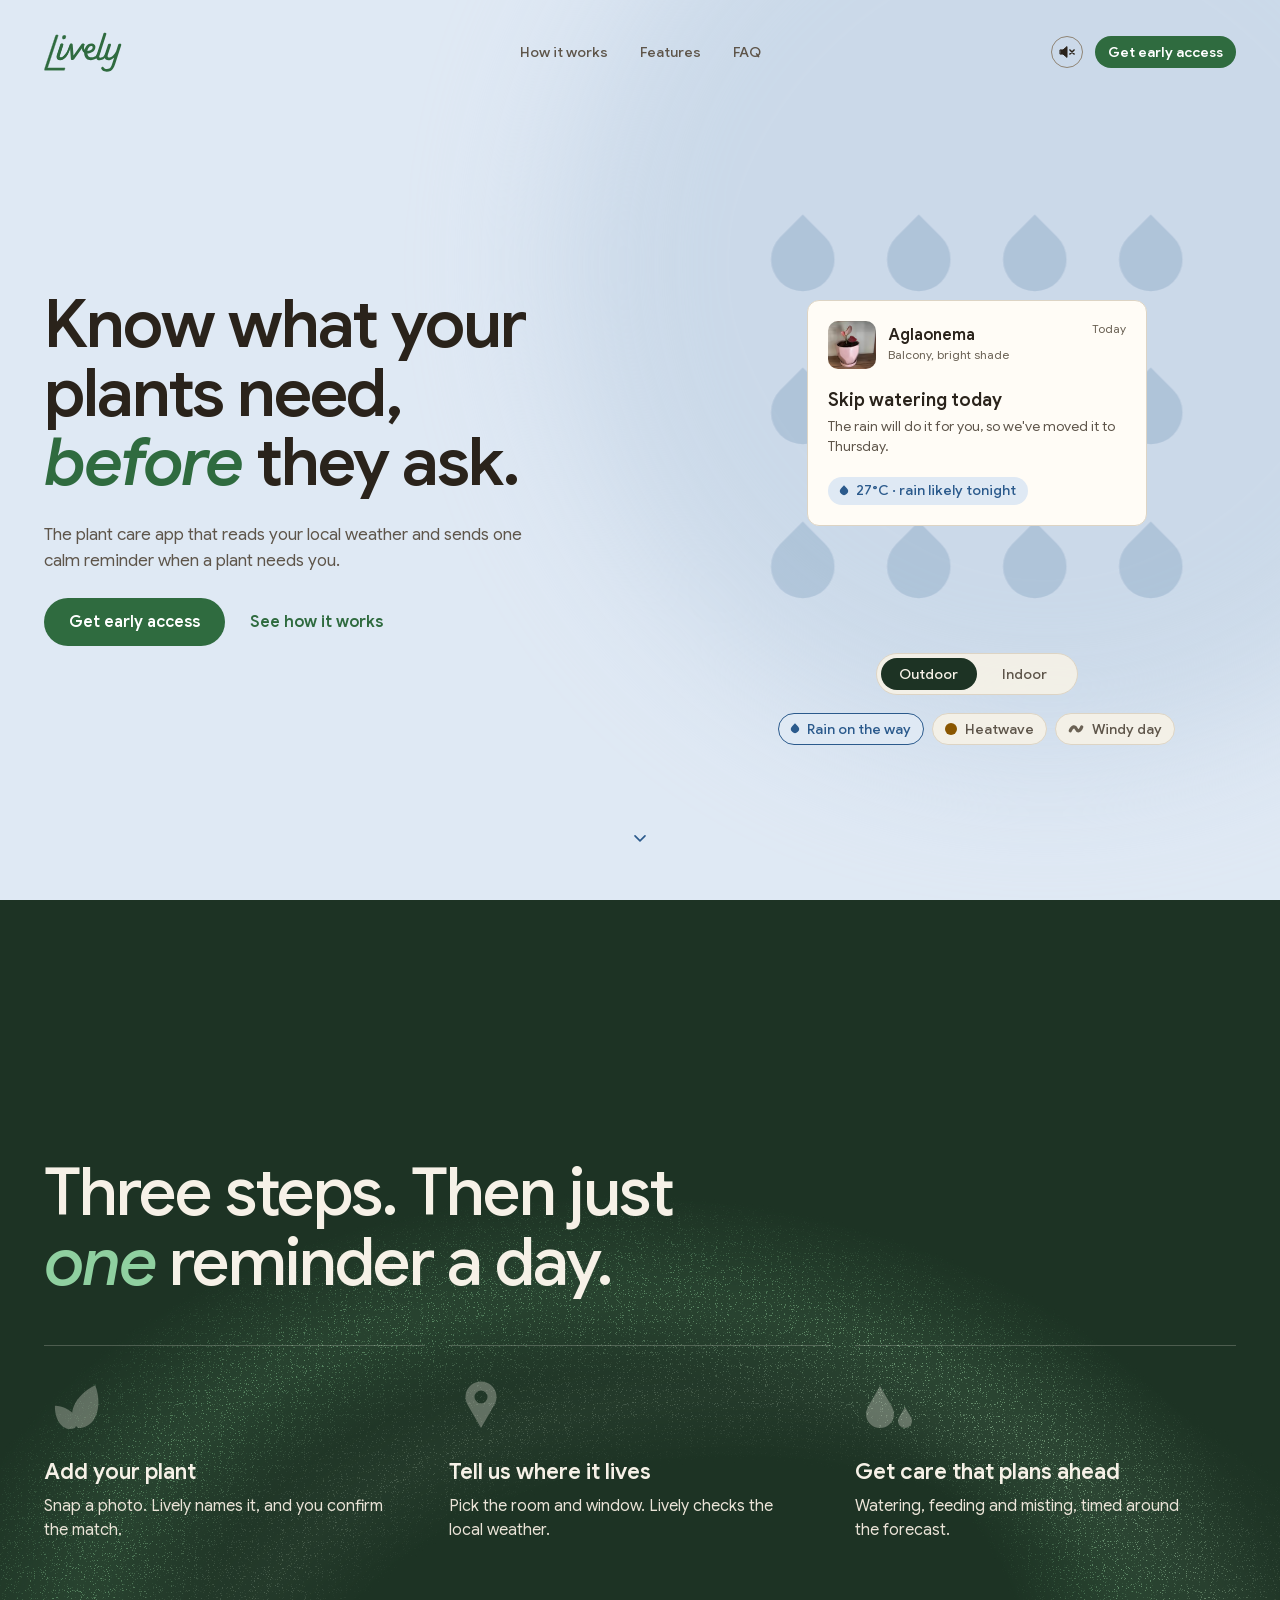
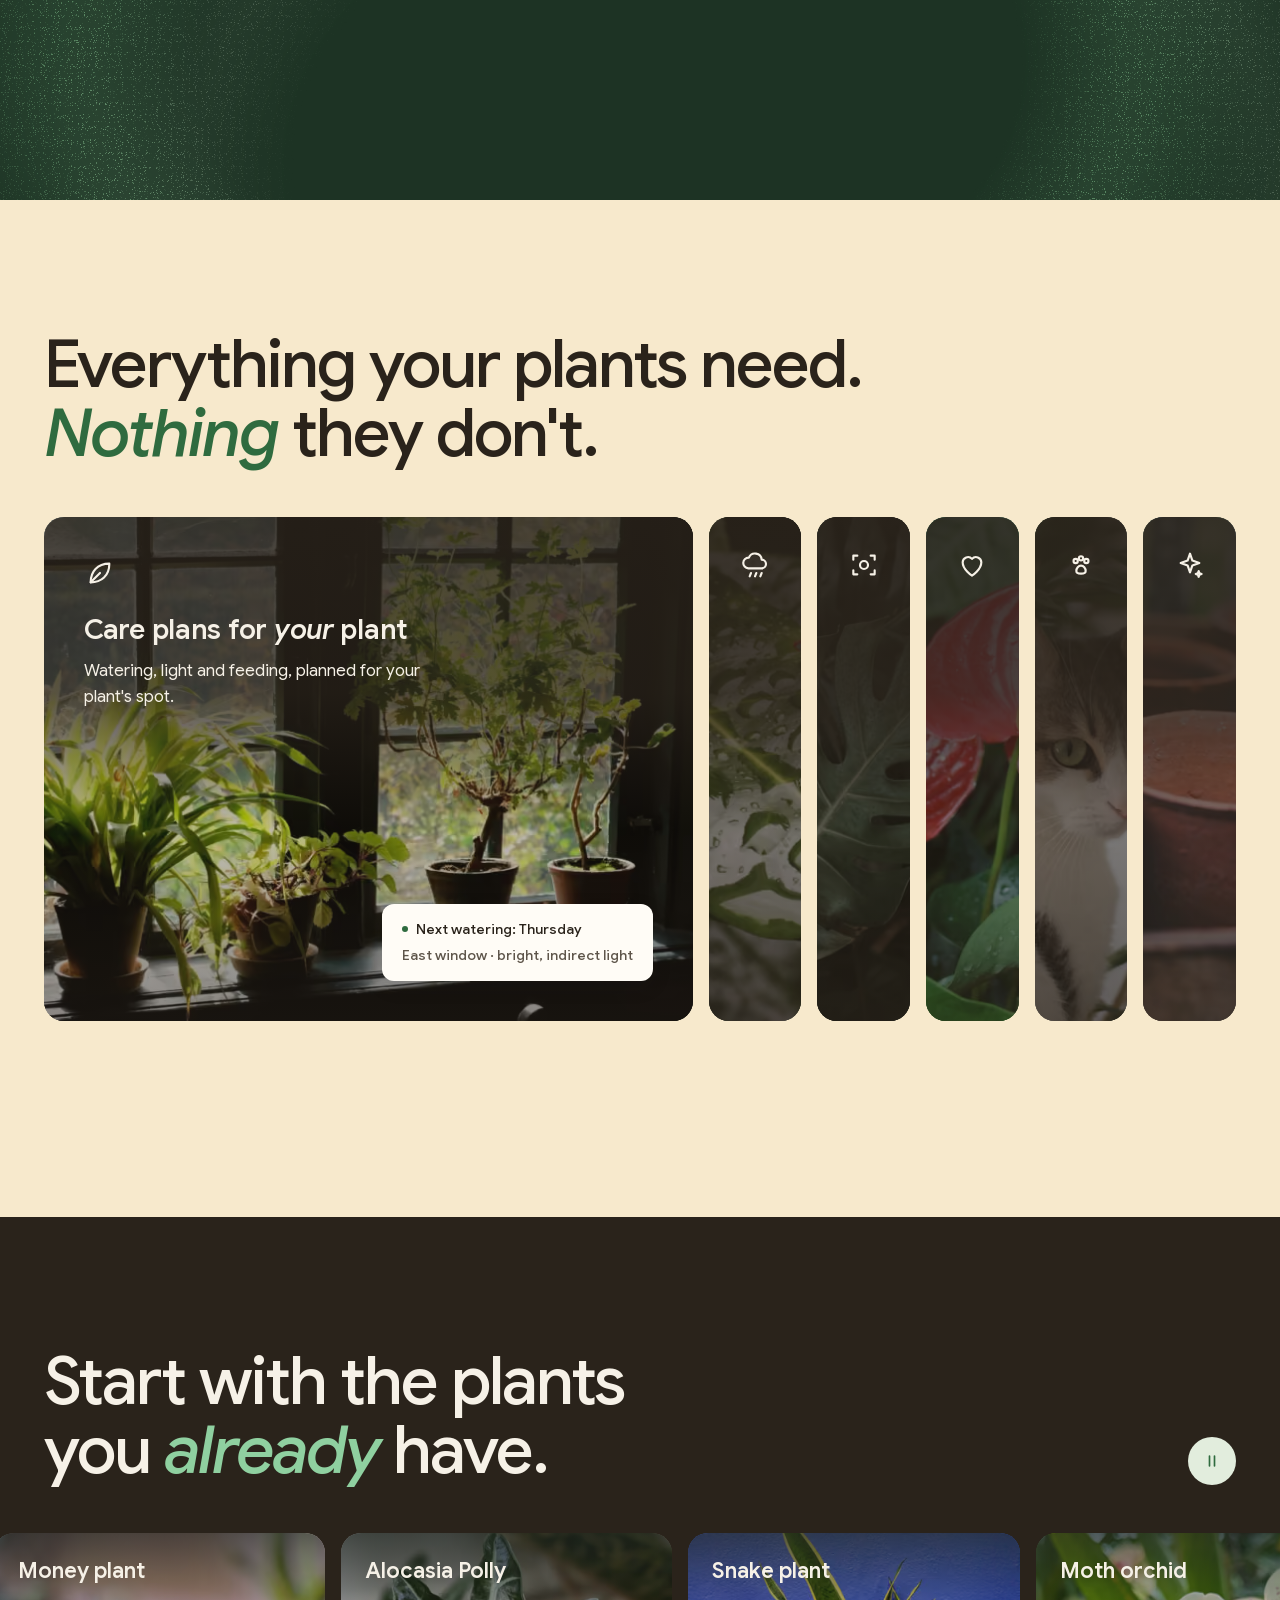
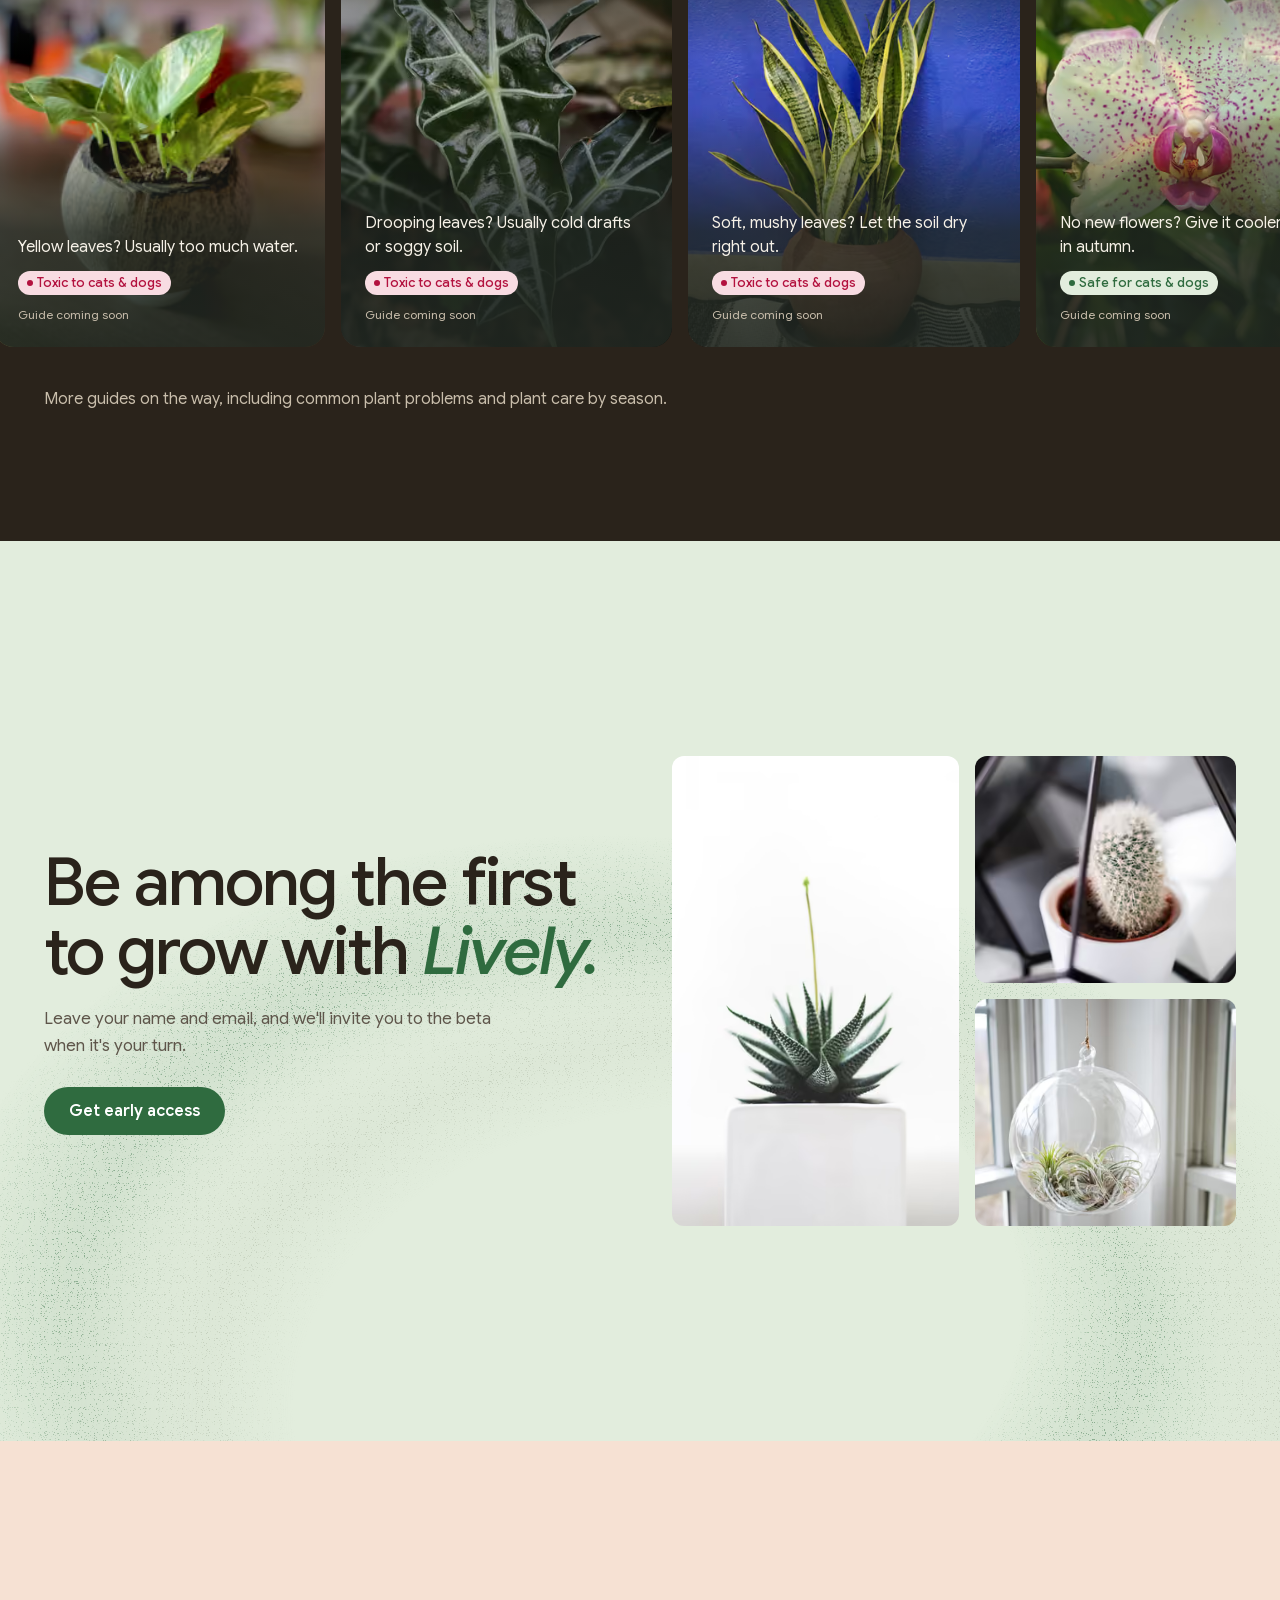
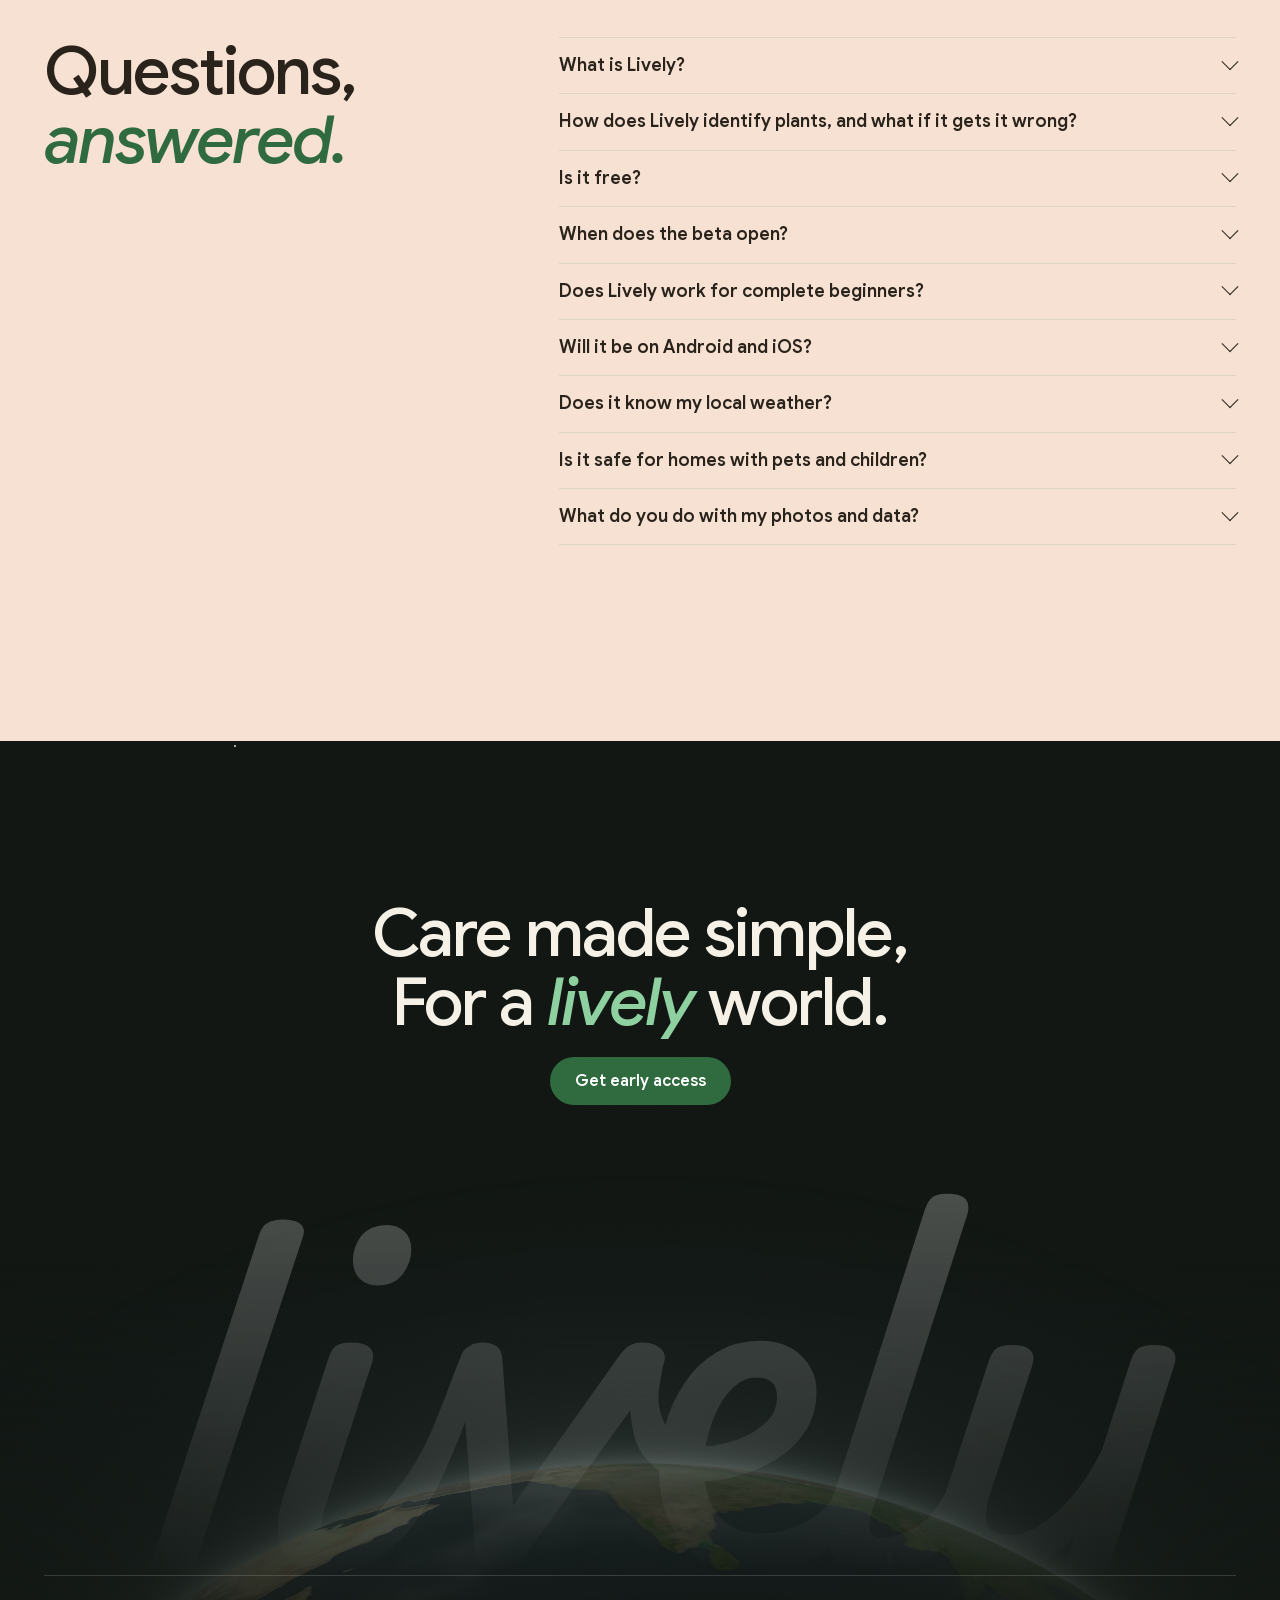
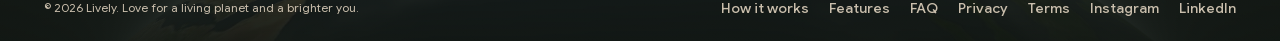
<file: index.html>
<!DOCTYPE html><html lang="en" data-theme="light"><head><meta charset="utf-8"><meta name="viewport" content="width=device-width, initial-scale=1, viewport-fit=cover"><title>Plant Care App with Weather-Aware Reminders | Lively</title><meta name="description" content="Identify plants from a photo and get a care plan for your home, season and local weather, with one calm reminder a day. Get early access to Lively."><link rel="canonical" href="https://livelyworld.life/"><meta name="color-scheme" content="light"><meta name="theme-color" content="#F6F1E7"><meta property="og:type" content="website"><meta property="og:site_name" content="Lively"><meta property="og:locale" content="en_GB"><meta property="og:title" content="Plant Care App with Weather-Aware Reminders | Lively"><meta property="og:description" content="Identify plants from a photo and get a care plan for your home, season and local weather, with one calm reminder a day. Get early access to Lively."><meta property="og:url" content="https://livelyworld.life/"><meta property="og:image" content="https://livelyworld.life/og-image.jpg"><meta property="og:image:width" content="1200"><meta property="og:image:height" content="630"><meta property="og:image:alt" content="The Lively logo in white over dark green monstera leaves"><meta name="twitter:card" content="summary_large_image"><meta name="twitter:title" content="Plant Care App with Weather-Aware Reminders | Lively"><meta name="twitter:description" content="Identify plants from a photo and get a care plan for your home, season and local weather, with one calm reminder a day. Get early access to Lively."><meta name="twitter:image" content="https://livelyworld.life/og-image.jpg"><!-- Tab icon (14 Nov 2026): the "Lively Final logo" wordmark as an SVG that is black in a light browser and white
         in a dark one (its own prefers-color-scheme rule). favicon.ico (the logo on monstera leaves) is the fallback for
         browsers without SVG tab icons, mainly Safari; the home-screen icons use the monstera version too. --><link rel="icon" href="/favicon.ico" sizes="32x32"><link rel="icon" href="/favicon.svg" type="image/svg+xml"><link rel="apple-touch-icon" sizes="180x180" href="/apple-touch-icon.png"><link rel="manifest" href="/site.webmanifest"><!-- Google Sans is self-hosted (src/styles/fonts.css). The roman Latin file is fetched straight away, since the
         headline (the largest thing on screen) needs it; italic and Latin Extended load only if a page uses them. --><link rel="preload" href="/fonts/google-sans-v76-latin.woff2" as="font" type="font/woff2" crossorigin><!-- Scroll reveal (see .rise in page.css). Inline, so blocks are only hidden when this script can show them. --><script>
      if ('IntersectionObserver' in window) {
        document.documentElement.classList.add('reveal');
        addEventListener('DOMContentLoaded', () => {
          const io = new IntersectionObserver((entries) => {
            entries.forEach((e) => {
              if (e.isIntersecting) { e.target.classList.add('is-in'); io.unobserve(e.target); }
            });
          }, { rootMargin: '0px 0px -8% 0px', threshold: 0.12 });
          document.querySelectorAll('.rise, .rise-group').forEach((el) => {
            if (el.classList.contains('rise-group')) [...el.children].forEach((c, i) => c.style.setProperty('--i', i));
            io.observe(el);
          });
        });
      }
    </script><script type="application/ld+json">{"@context":"https://schema.org","@type":"Organization","name":"Lively","url":"https://livelyworld.life/","logo":"https://livelyworld.life/icon-512.png","sameAs":["https://www.instagram.com/livelyworld.life/","https://www.linkedin.com/company/livelyworld/"]}</script><script type="application/ld+json">{"@context":"https://schema.org","@type":"WebSite","name":"Lively","url":"https://livelyworld.life/"}</script><script type="application/ld+json">{"@context":"https://schema.org","@type":"FAQPage","mainEntity":[{"@type":"Question","name":"What is Lively?","acceptedAnswer":{"@type":"Answer","text":"Lively is a plant care app for everyday homes. Take a photo of a plant and Lively identifies it, builds a care plan for your climate, season and the spot where it lives, and checks your local weather every day. Then it sends one calm reminder a day, only when something actually needs doing."}},{"@type":"Question","name":"How does Lively identify plants, and what if it gets it wrong?","acceptedAnswer":{"@type":"Answer","text":"Snap or upload a photo and Lively suggests the most likely match, with close look-alikes beside it in an “Is this your plant?” step. You confirm the right one before any advice is given, so a Tulsi is never treated as basil. If none of them fit, you can type the name yourself."}},{"@type":"Question","name":"Is it free?","acceptedAnswer":{"@type":"Answer","text":"Yes, Lively is free during the beta. We may add optional paid plans later, and we'll tell you clearly before anything changes. Getting early access costs nothing and doesn't commit you to anything."}},{"@type":"Question","name":"When does the beta open?","acceptedAnswer":{"@type":"Answer","text":"We're inviting people by email, a few at a time, so everyone gets a smooth start. When it's your turn, you'll get one email with your invite and a link to begin. Until then, we won't fill your inbox."}},{"@type":"Question","name":"Does Lively work for complete beginners?","acceptedAnswer":{"@type":"Answer","text":"That's exactly who we built it for. Lively tells you one thing at a time, in plain words: what to do today and why. It never makes you feel bad when a plant struggles, and on days when there's nothing to do, it says so."}},{"@type":"Question","name":"Will it be on Android and iOS?","acceptedAnswer":{"@type":"Answer","text":"We're starting with a web version that works in the browser on any phone or computer. An Android app comes next, then iPhone. Everyone on the early-access list hears about each one first, by email."}},{"@type":"Question","name":"Does it know my local weather?","acceptedAnswer":{"@type":"Answer","text":"Yes. Lively checks the forecast for where your plants live every day. It skips watering when rain is due, moves it earlier on very hot days, and reminds you to mist when the air is dry, for example in air-conditioned rooms."}},{"@type":"Question","name":"Is it safe for homes with pets and children?","acceptedAnswer":{"@type":"Answer","text":"Every care plan says whether a plant is safe around cats, dogs and children, and edible plants get food-safe remedies first. Lively's notes are a helpful guide, not a vet's or doctor's advice, so if someone has eaten part of a plant, call your vet or doctor straight away."}},{"@type":"Question","name":"What do you do with my photos and data?","acceptedAnswer":{"@type":"Answer","text":"We use your photos and details only to run Lively and improve its advice. We never sell them. Your data is encrypted in transit and at rest, and you can ask us to delete it at any time. Our privacy policy explains exactly how."}}]}</script><style>@font-face{font-family:Google Sans;font-style:normal;font-weight:400 700;font-display:swap;src:url(/fonts/google-sans-v76-latin.woff2)format("woff2");unicode-range:U+??,U+131,U+152-153,U+2BB-2BC,U+2C6,U+2DA,U+2DC,U+304,U+308,U+329,U+2000-206F,U+20AC,U+2122,U+2191,U+2193,U+2212,U+2215,U+FEFF,U+FFFD}@font-face{font-family:Google Sans;font-style:normal;font-weight:400 700;font-display:swap;src:url(/fonts/google-sans-v76-latin-ext.woff2)format("woff2");unicode-range:U+100-2BA,U+2BD-2C5,U+2C7-2CC,U+2CE-2D7,U+2DD-2FF,U+304,U+308,U+329,U+1D00-1DBF,U+1E00-1E9F,U+1EF2-1EFF,U+2020,U+20A0-20AB,U+20AD-20C4,U+2113,U+2C60-2C7F,U+A720-A7FF}@font-face{font-family:Google Sans;font-style:italic;font-weight:400 700;font-display:swap;src:url(/fonts/google-sans-v76-italic-latin.woff2)format("woff2");unicode-range:U+??,U+131,U+152-153,U+2BB-2BC,U+2C6,U+2DA,U+2DC,U+304,U+308,U+329,U+2000-206F,U+20AC,U+2122,U+2191,U+2193,U+2212,U+2215,U+FEFF,U+FFFD}@font-face{font-family:Google Sans;font-style:italic;font-weight:400 700;font-display:swap;src:url(/fonts/google-sans-v76-italic-latin-ext.woff2)format("woff2");unicode-range:U+100-2BA,U+2BD-2C5,U+2C7-2CC,U+2CE-2D7,U+2DD-2FF,U+304,U+308,U+329,U+1D00-1DBF,U+1E00-1E9F,U+1EF2-1EFF,U+2020,U+20A0-20AB,U+20AD-20C4,U+2113,U+2C60-2C7F,U+A720-A7FF}:root{color-scheme:light;--white:#fff;--black:#000;--linen-50:#fffcf6;--linen-100:#f6f1e7;--linen-200:#ede5d6;--linen-300:#ddd4c4;--linen-400:#c9beac;--linen-500:#b7b0a2;--linen-600:#ada697;--linen-700:#9c9587;--soil-300:#9a7a5e;--soil-400:#8f8474;--soil-500:#6b6255;--soil-600:#5e554a;--soil-700:#4a3626;--soil-900:#2a231b;--night-400:#707b71;--night-500:#646f65;--night-700:#343d35;--night-800:#29312a;--night-850:#202721;--night-880:#1e241f;--night-900:#181e19;--night-940:#161b17;--night-950:#111612;--night-990:#0d110e;--green-50:#e2eddd;--green-100:#d9e7d5;--green-150:#cfe0cb;--green-200:#bfe6c8;--green-250:#a7dcb4;--green-300:#8fd0a0;--green-600:#2f6b3f;--green-700:#265934;--green-800:#1e4a2a;--green-850:#2a4331;--green-875:#233a2a;--green-900:#1d3324;--green-950:#15251a;--green-975:#0f1d13;--terracotta-50:#f6e1d3;--terracotta-300:#f29a72;--terracotta-400:#ee8a5e;--terracotta-500:#d2693c;--terracotta-700:#a4471f;--terracotta-900:#3a2a20;--terracotta-950:#2b1f17;--mud-50:#ebddcb;--mud-200:#d6b793;--mud-300:#cdaa84;--mud-500:#b08a66;--mud-700:#77583a;--mud-900:#30291f;--mud-950:#241f17;--amber-50:#f7e9cc;--amber-300:#f2c26b;--amber-700:#8a5600;--amber-900:#33280f;--amber-950:#261e0b;--red-50:#f8dce2;--red-300:#ff8fa6;--red-700:#b3123f;--red-900:#3a1a22;--red-950:#2a1218;--blue-50:#dfe9f4;--blue-300:#8dbde8;--blue-700:#2b5a8c;--blue-900:#172839;--blue-950:#111d2a;--plum-300:#c58bbe;--plum-600:#8e4f86;--sage-400:#a6bba4;--black-a45:#00000073;--black-a70:#000000b3;--black-a82:#000000d1;--linen-a16:#f6f1e729;--linen-a35:#f6f1e759;--color-bg-canvas:var(--linen-100);--color-bg-surface:var(--linen-50);--color-bg-raised:var(--white);--color-bg-subtle:var(--linen-200);--color-bg-inverse:var(--green-900);--color-bg-inverse-soil:var(--soil-900);--color-bg-inverse-earth:var(--mud-900);--color-bg-inverse-night:var(--night-850);--color-bg-inverse-deep:var(--night-950);--color-bg-glass-inverse:var(--black-a70);--color-bg-scrim:var(--black-a82);--color-overlay-image:var(--black-a45);--color-overlay-photo:var(--soil-900);--color-bg-translucent:#f6f1e7eb;--color-bg-accent-subtle:var(--green-50);--color-bg-signal-subtle:var(--terracotta-50);--color-bg-earth-subtle:var(--mud-50);--color-bg-success-subtle:var(--green-50);--color-bg-warning-subtle:var(--amber-50);--color-bg-danger-subtle:var(--red-50);--color-bg-info-subtle:var(--blue-50);--color-bg-neutral-strong:var(--soil-600);--color-bg-success-strong:var(--green-600);--color-bg-warning-strong:var(--amber-700);--color-bg-danger-strong:var(--red-700);--color-bg-info-strong:var(--blue-700);--color-text-primary:var(--soil-900);--color-text-secondary:var(--soil-600);--color-text-tertiary:var(--soil-500);--color-text-inverse:var(--linen-100);--color-text-inverse-secondary:var(--linen-400);--color-text-accent-inverse:var(--green-300);--color-text-earth-inverse:var(--mud-200);--color-text-danger-inverse:var(--red-300);--color-text-accent:var(--green-600);--color-text-link:var(--color-text-accent);--color-text-on-accent:var(--white);--color-text-on-strong:var(--white);--color-text-signal:var(--terracotta-700);--color-text-earth:var(--mud-700);--color-text-success:var(--green-600);--color-text-warning:var(--amber-700);--color-text-danger:var(--red-700);--color-text-info:var(--blue-700);--color-border-subtle:var(--linen-300);--color-border-default:var(--soil-400);--color-border-focus:var(--green-600);--color-border-focus-inverse:var(--green-300);--color-border-inverse-subtle:var(--linen-a16);--color-border-inverse-default:var(--linen-a35);--color-border-success:var(--green-600);--color-border-danger:var(--red-700);--color-accent:var(--green-600);--color-signal:var(--terracotta-500);--color-earth:var(--mud-500);--color-soil:var(--soil-700);--color-decor-sage:var(--sage-400);--color-logo-glass:var(--white);--color-action-primary:var(--green-600);--color-action-primary-hover:var(--green-700);--color-action-primary-active:var(--green-800);--color-action-secondary:var(--green-50);--color-action-secondary-hover:var(--green-100);--color-action-secondary-active:var(--green-150);--color-icon-success:var(--green-600);--color-icon-warning:var(--amber-700);--color-icon-danger:var(--red-700);--color-icon-info:var(--blue-700);--color-device-frame:var(--soil-900);--color-chart-1:var(--green-600);--color-chart-2:var(--terracotta-500);--color-chart-3:var(--blue-700);--color-chart-4:var(--amber-700);--color-chart-5:var(--soil-500);--color-chart-6:var(--plum-600);--shadow-sm:0 1px 2px #1c1f260f;--shadow-md:0 6px 20px #1c1f261a;--shadow-lg:0 24px 60px #1c1f262e;--shadow-glow-accent:0 0 4px #8fd0a0, 0 0 12px #8fd0a0b3, 0 0 24px #2f6b3f59;--space-0:0px;--space-0-5:2px;--space-1:4px;--space-2:8px;--space-3:12px;--space-4:16px;--space-5:20px;--space-6:24px;--space-7:28px;--space-8:32px;--space-10:40px;--space-12:48px;--space-16:64px;--space-24:96px;--space-32:128px;--space-40:160px;--radius-none:0px;--radius-2xs:2px;--radius-xs:4px;--radius-sm:8px;--radius-md:10px;--radius-lg:12px;--radius-xl:20px;--radius-2xl:36px;--radius-full:9999px;--size-touch-target:44px;--size-control-lg:48px;--size-control-md:40px;--size-control-sm:32px;--size-icon-sm:16px;--size-icon-md:20px;--size-icon-lg:24px;--size-avatar-sm:32px;--size-avatar-md:44px;--layout-content-max:1240px;--layout-text-max-width:64ch;--layout-gutter-mobile:16px;--layout-gutter-tablet:24px;--layout-gutter-desktop:32px;--layout-header-height:64px;--layout-sidebar-width:248px;--breakpoint-sm:640px;--breakpoint-md:768px;--breakpoint-lg:1024px;--breakpoint-xl:1280px;--breakpoint-2xl:1440px;--z-base:0;--z-sticky:100;--z-dropdown:200;--z-banner:300;--z-modal:400;--z-toast:500;--duration-fast:.15s;--duration-normal:.25s;--duration-slow:.5s;--easing-standard:cubic-bezier(.2, .7, .2, 1);--easing-emphasized:cubic-bezier(.3, 0, 0, 1);--fluid-text-display-xl:clamp(2.75rem, 1.5rem + 5.556vw, 6.5rem);--fluid-text-display-lg:clamp(2.25rem, 1.5rem + 3.333vw, 4.5rem);--fluid-text-display-md:clamp(1.875rem, 1.5rem + 1.667vw, 3rem);--fluid-text-lead:clamp(1.125rem, 1.0625rem + .278vw, 1.3125rem);--fluid-space-section:clamp(4.5rem, 3.083rem + 6.296vw, 8.75rem);--fluid-space-reveal:10px;--font-sans:"Google Sans", system-ui, -apple-system, "Segoe UI", Roboto, sans-serif}@media (prefers-color-scheme:dark){:root:not([data-theme=light]){color-scheme:dark;--color-bg-canvas:var(--night-950);--color-bg-surface:var(--night-900);--color-bg-raised:var(--night-850);--color-bg-subtle:var(--night-800);--color-bg-inverse:var(--green-950);--color-bg-inverse-soil:var(--mud-950);--color-bg-inverse-earth:var(--mud-950);--color-bg-inverse-night:var(--night-900);--color-bg-inverse-deep:var(--night-990);--color-bg-glass-inverse:var(--black-a70);--color-bg-scrim:var(--black-a82);--color-overlay-image:var(--black-a45);--color-overlay-photo:var(--night-950);--color-bg-translucent:#111612e6;--color-bg-accent-subtle:var(--green-900);--color-bg-signal-subtle:var(--terracotta-900);--color-bg-earth-subtle:var(--mud-900);--color-bg-success-subtle:var(--green-900);--color-bg-warning-subtle:var(--amber-900);--color-bg-danger-subtle:var(--red-900);--color-bg-info-subtle:var(--blue-900);--color-bg-neutral-strong:var(--linen-500);--color-bg-success-strong:var(--green-300);--color-bg-warning-strong:var(--amber-300);--color-bg-danger-strong:var(--red-300);--color-bg-info-strong:var(--blue-300);--color-text-primary:var(--linen-200);--color-text-secondary:var(--linen-500);--color-text-tertiary:var(--linen-700);--color-text-inverse:var(--linen-200);--color-text-inverse-secondary:var(--linen-500);--color-text-accent-inverse:var(--green-300);--color-text-earth-inverse:var(--mud-200);--color-text-danger-inverse:var(--red-300);--color-text-accent:var(--green-300);--color-text-link:var(--color-text-accent);--color-text-on-accent:var(--green-975);--color-text-on-strong:var(--night-950);--color-text-signal:var(--terracotta-300);--color-text-earth:var(--mud-200);--color-text-success:var(--green-300);--color-text-warning:var(--amber-300);--color-text-danger:var(--red-300);--color-text-info:var(--blue-300);--color-border-subtle:var(--night-700);--color-border-default:var(--night-400);--color-border-focus:var(--green-300);--color-border-focus-inverse:var(--green-300);--color-border-inverse-subtle:var(--linen-a16);--color-border-inverse-default:var(--linen-a35);--color-border-success:var(--green-300);--color-border-danger:var(--red-300);--color-accent:var(--green-300);--color-signal:var(--terracotta-400);--color-earth:var(--mud-300);--color-soil:var(--soil-300);--color-decor-sage:var(--sage-400);--color-logo-glass:var(--white);--color-action-primary:var(--green-300);--color-action-primary-hover:var(--green-250);--color-action-primary-active:var(--green-200);--color-action-secondary:var(--green-900);--color-action-secondary-hover:var(--green-875);--color-action-secondary-active:var(--green-850);--color-icon-success:var(--green-300);--color-icon-warning:var(--amber-300);--color-icon-danger:var(--red-300);--color-icon-info:var(--blue-300);--color-device-frame:var(--night-700);--color-chart-1:var(--green-300);--color-chart-2:var(--terracotta-400);--color-chart-3:var(--blue-300);--color-chart-4:var(--amber-300);--color-chart-5:var(--linen-500);--color-chart-6:var(--plum-300);--shadow-sm:0 1px 2px #0006;--shadow-md:0 6px 20px #0006;--shadow-lg:0 24px 60px #00000080;--shadow-glow-accent:0 0 4px #8fd0a0, 0 0 12px #8fd0a0b3, 0 0 24px #2f6b3f59}}:root[data-theme=dark]{color-scheme:dark;--color-bg-canvas:var(--night-950);--color-bg-surface:var(--night-900);--color-bg-raised:var(--night-850);--color-bg-subtle:var(--night-800);--color-bg-inverse:var(--green-950);--color-bg-inverse-soil:var(--mud-950);--color-bg-inverse-earth:var(--mud-950);--color-bg-inverse-night:var(--night-900);--color-bg-inverse-deep:var(--night-990);--color-bg-glass-inverse:var(--black-a70);--color-bg-scrim:var(--black-a82);--color-overlay-image:var(--black-a45);--color-overlay-photo:var(--night-950);--color-bg-translucent:#111612e6;--color-bg-accent-subtle:var(--green-900);--color-bg-signal-subtle:var(--terracotta-900);--color-bg-earth-subtle:var(--mud-900);--color-bg-success-subtle:var(--green-900);--color-bg-warning-subtle:var(--amber-900);--color-bg-danger-subtle:var(--red-900);--color-bg-info-subtle:var(--blue-900);--color-bg-neutral-strong:var(--linen-500);--color-bg-success-strong:var(--green-300);--color-bg-warning-strong:var(--amber-300);--color-bg-danger-strong:var(--red-300);--color-bg-info-strong:var(--blue-300);--color-text-primary:var(--linen-200);--color-text-secondary:var(--linen-500);--color-text-tertiary:var(--linen-700);--color-text-inverse:var(--linen-200);--color-text-inverse-secondary:var(--linen-500);--color-text-accent-inverse:var(--green-300);--color-text-earth-inverse:var(--mud-200);--color-text-danger-inverse:var(--red-300);--color-text-accent:var(--green-300);--color-text-link:var(--color-text-accent);--color-text-on-accent:var(--green-975);--color-text-on-strong:var(--night-950);--color-text-signal:var(--terracotta-300);--color-text-earth:var(--mud-200);--color-text-success:var(--green-300);--color-text-warning:var(--amber-300);--color-text-danger:var(--red-300);--color-text-info:var(--blue-300);--color-border-subtle:var(--night-700);--color-border-default:var(--night-400);--color-border-focus:var(--green-300);--color-border-focus-inverse:var(--green-300);--color-border-inverse-subtle:var(--linen-a16);--color-border-inverse-default:var(--linen-a35);--color-border-success:var(--green-300);--color-border-danger:var(--red-300);--color-accent:var(--green-300);--color-signal:var(--terracotta-400);--color-earth:var(--mud-300);--color-soil:var(--soil-300);--color-decor-sage:var(--sage-400);--color-logo-glass:var(--white);--color-action-primary:var(--green-300);--color-action-primary-hover:var(--green-250);--color-action-primary-active:var(--green-200);--color-action-secondary:var(--green-900);--color-action-secondary-hover:var(--green-875);--color-action-secondary-active:var(--green-850);--color-icon-success:var(--green-300);--color-icon-warning:var(--amber-300);--color-icon-danger:var(--red-300);--color-icon-info:var(--blue-300);--color-device-frame:var(--night-700);--color-chart-1:var(--green-300);--color-chart-2:var(--terracotta-400);--color-chart-3:var(--blue-300);--color-chart-4:var(--amber-300);--color-chart-5:var(--linen-500);--color-chart-6:var(--plum-300);--shadow-sm:0 1px 2px #0006;--shadow-md:0 6px 20px #0006;--shadow-lg:0 24px 60px #00000080;--shadow-glow-accent:0 0 4px #8fd0a0, 0 0 12px #8fd0a0b3, 0 0 24px #2f6b3f59}:root[data-theme=black]{color-scheme:dark;--color-bg-canvas:var(--black);--color-bg-surface:var(--night-990);--color-bg-raised:var(--night-940);--color-bg-subtle:var(--night-880);--color-bg-inverse:var(--green-975);--color-bg-inverse-soil:var(--mud-950);--color-bg-inverse-earth:var(--mud-950);--color-bg-inverse-night:var(--night-990);--color-bg-inverse-deep:var(--black);--color-bg-glass-inverse:var(--black-a70);--color-bg-scrim:var(--black-a82);--color-overlay-image:var(--black-a45);--color-overlay-photo:var(--black);--color-bg-translucent:#000000e0;--color-bg-accent-subtle:var(--green-950);--color-bg-signal-subtle:var(--terracotta-950);--color-bg-earth-subtle:var(--mud-950);--color-bg-success-subtle:var(--green-950);--color-bg-warning-subtle:var(--amber-950);--color-bg-danger-subtle:var(--red-950);--color-bg-info-subtle:var(--blue-950);--color-bg-neutral-strong:var(--linen-600);--color-bg-success-strong:var(--green-300);--color-bg-warning-strong:var(--amber-300);--color-bg-danger-strong:var(--red-300);--color-bg-info-strong:var(--blue-300);--color-text-primary:var(--linen-200);--color-text-secondary:var(--linen-600);--color-text-tertiary:var(--linen-700);--color-text-inverse:var(--linen-200);--color-text-inverse-secondary:var(--linen-600);--color-text-accent-inverse:var(--green-300);--color-text-earth-inverse:var(--mud-200);--color-text-danger-inverse:var(--red-300);--color-text-accent:var(--green-300);--color-text-link:var(--color-text-accent);--color-text-on-accent:var(--green-975);--color-text-on-strong:var(--night-950);--color-text-signal:var(--terracotta-300);--color-text-earth:var(--mud-200);--color-text-success:var(--green-300);--color-text-warning:var(--amber-300);--color-text-danger:var(--red-300);--color-text-info:var(--blue-300);--color-border-subtle:var(--night-800);--color-border-default:var(--night-500);--color-border-focus:var(--green-300);--color-border-focus-inverse:var(--green-300);--color-border-inverse-subtle:var(--linen-a16);--color-border-inverse-default:var(--linen-a35);--color-border-success:var(--green-300);--color-border-danger:var(--red-300);--color-accent:var(--green-300);--color-signal:var(--terracotta-400);--color-earth:var(--mud-300);--color-soil:var(--soil-300);--color-decor-sage:var(--sage-400);--color-logo-glass:var(--white);--color-action-primary:var(--green-300);--color-action-primary-hover:var(--green-250);--color-action-primary-active:var(--green-200);--color-action-secondary:var(--green-950);--color-action-secondary-hover:var(--green-900);--color-action-secondary-active:var(--green-875);--color-icon-success:var(--green-300);--color-icon-warning:var(--amber-300);--color-icon-danger:var(--red-300);--color-icon-info:var(--blue-300);--color-device-frame:var(--night-700);--color-chart-1:var(--green-300);--color-chart-2:var(--terracotta-400);--color-chart-3:var(--blue-300);--color-chart-4:var(--amber-300);--color-chart-5:var(--linen-600);--color-chart-6:var(--plum-300);--shadow-sm:0 1px 2px #0006;--shadow-md:0 6px 20px #0006;--shadow-lg:0 24px 60px #00000080;--shadow-glow-accent:0 0 4px #8fd0a0, 0 0 12px #8fd0a0b3, 0 0 24px #2f6b3f59}.text-display-xl{font-family:var(--font-sans);letter-spacing:-.035em;font-size:104px;font-weight:600;line-height:1}.text-display-lg{font-family:var(--font-sans);letter-spacing:-.03em;font-size:72px;font-weight:500;line-height:1.04}.text-display-md{font-family:var(--font-sans);letter-spacing:-.02em;font-size:48px;font-weight:500;line-height:1.1}.text-display-emphasis{font-family:var(--font-sans);letter-spacing:-.03em;font-size:72px;font-style:italic;font-weight:500;line-height:1.04}.text-numeral{font-family:var(--font-sans);font-size:15px;font-weight:500;line-height:1.2}.text-heading-lg{font-family:var(--font-sans);letter-spacing:-.01em;font-size:28px;font-weight:600;line-height:1.2}.text-heading-md{font-family:var(--font-sans);font-size:22px;font-weight:600;line-height:1.25}.text-heading-sm{font-family:var(--font-sans);font-size:18px;font-weight:600;line-height:1.3}.text-lead{font-family:var(--font-sans);font-size:21px;font-weight:400;line-height:1.5}.text-body-lg{font-family:var(--font-sans);font-size:17px;font-weight:400;line-height:1.55}.text-body-md{font-family:var(--font-sans);font-size:16px;font-weight:400;line-height:1.5}.text-body-sm{font-family:var(--font-sans);font-size:14px;font-weight:400;line-height:1.45}.text-caption{font-family:var(--font-sans);font-size:12px;font-weight:400;line-height:1.4}.text-code{font-family:var(--font-sans);font-size:13px;font-weight:400;line-height:1.45}.text-label-lg{font-family:var(--font-sans);font-size:16px;font-weight:600;line-height:1}.text-label-md{font-family:var(--font-sans);font-size:14px;font-weight:500;line-height:1.3}.text-label-sm{font-family:var(--font-sans);font-size:12px;font-weight:500;line-height:1.3}.text-overline{font-family:var(--font-sans);letter-spacing:.08em;font-size:12px;font-weight:600;line-height:1.3}.text-brand-wordmark{font-family:var(--font-sans);letter-spacing:-.02em;font-size:28px;font-weight:600;line-height:1}:root{--control-height:var(--size-control-lg);--control-height-sm:var(--size-control-md);--card-padding:var(--space-6);--table-cell-padding-y:var(--space-3)}:root[data-density=compact]{--control-height:var(--size-control-md);--control-height-sm:var(--size-control-sm);--card-padding:var(--space-4);--table-cell-padding-y:var(--space-2)}*,:before,:after{box-sizing:border-box}html{-webkit-text-size-adjust:100%;text-size-adjust:100%}body{background:var(--color-bg-canvas);min-width:320px;color:var(--color-text-primary);font-family:var(--font-sans);-webkit-font-smoothing:antialiased;margin:0;font-size:16px;line-height:1.5}h1,h2,h3,h4{text-wrap:balance;margin:0}p{margin:0}:focus-visible{outline:2px solid var(--focus-ring-color,var(--color-border-focus));outline-offset:3px;border-radius:var(--radius-xs)}.lv-visually-hidden{clip:rect(0 0 0 0);white-space:nowrap;border:0;width:1px;height:1px;margin:-1px;padding:0;position:absolute;overflow:hidden}.text-display-xl,.text-display-lg,.text-display-md,.text-display-emphasis,.text-numeral{font-family:var(--font-sans)}.text-display-xl{font-size:var(--fluid-text-display-xl)}.text-display-lg{font-size:var(--fluid-text-display-lg)}.text-display-md{font-size:var(--fluid-text-display-md)}.text-lead{font-size:var(--fluid-text-lead);color:var(--color-text-primary);max-width:var(--layout-text-max-width)}.text-body-lg,.text-body-md,.text-body-sm{color:var(--color-text-secondary);max-width:var(--layout-text-max-width)}.text-overline,.text-label-sm{text-transform:uppercase}.text-overline{color:var(--color-text-secondary)}.text-caption{color:var(--color-text-tertiary)}.text-numeral{color:var(--color-text-accent);font-variant-numeric:tabular-nums}.text-code{font-variant-numeric:tabular-nums slashed-zero}.text-display-xl em,.text-display-lg em,.text-display-md em,.lv-emphasis{font-style:italic;font-weight:inherit;color:var(--color-accent)}.lv-container{max-width:var(--layout-content-max);padding-inline:var(--layout-gutter-mobile);margin-inline:auto}@media (width>=768px){.lv-container{padding-inline:var(--layout-gutter-tablet)}}.lv-section{padding-block:var(--fluid-space-section)}.lv-section--subtle{background:var(--color-bg-subtle)}.lv-section--subtle .text-caption{color:var(--color-text-secondary)}.lv-stack{gap:var(--space-4);flex-direction:column;display:flex}.lv-inline{align-items:center;gap:var(--space-3);flex-wrap:wrap;display:flex}.lv-wordmark{font-family:var(--font-sans);letter-spacing:-.02em;color:var(--color-accent);font-size:28px;font-weight:600;line-height:1;text-decoration:none}.lv-wordmark--sm{font-size:18px}.lv-button{justify-content:center;align-items:center;gap:var(--space-2);min-height:var(--control-height);padding-inline:var(--space-6);border-radius:var(--radius-full);font:600 16px/1 var(--font-sans);cursor:pointer;-webkit-tap-highlight-color:transparent;transition:background-color var(--duration-fast) var(--easing-standard), border-color var(--duration-fast) var(--easing-standard), transform var(--duration-fast) var(--easing-standard);border:1px solid #0000;text-decoration:none;display:inline-flex}.lv-button:active,.lv-button.is-active{transform:scale(.98)}.lv-button:focus-visible,.lv-button.is-focused{outline:2px solid var(--focus-ring-color,var(--color-border-focus));outline-offset:2px;border-radius:var(--radius-full)}.lv-button--primary{background:var(--color-action-primary);color:var(--color-text-on-accent)}.lv-button--primary:hover,.lv-button--primary.is-hovered{background:var(--color-action-primary-hover)}.lv-button--primary:active,.lv-button--primary.is-active{background:var(--color-action-primary-active)}.lv-button--secondary{background:var(--color-action-secondary);color:var(--color-text-accent)}.lv-button--secondary:hover,.lv-button--secondary.is-hovered{background:var(--color-action-secondary-hover)}.lv-button--secondary:active,.lv-button--secondary.is-active{background:var(--color-action-secondary-active)}.lv-button--tertiary{color:var(--color-text-accent);padding-inline:var(--space-4);background:0 0}.lv-button--tertiary:hover,.lv-button--tertiary.is-hovered{background:var(--color-action-secondary)}.lv-button--tertiary:active,.lv-button--tertiary.is-active{background:var(--color-action-secondary-active)}.lv-button--danger{color:var(--color-text-danger);border-color:var(--color-border-danger);background:0 0}.lv-button--danger:hover,.lv-button--danger.is-hovered{background:var(--color-bg-danger-subtle)}.lv-button--danger:active,.lv-button--danger.is-active{background:var(--color-bg-danger-subtle);border-width:2px}.lv-button--sm{min-height:var(--control-height-sm);padding-inline:var(--space-4);font-size:14px}.lv-button--full-width{width:100%}.lv-button:disabled,.lv-button[aria-disabled=true]{opacity:.45;cursor:not-allowed;pointer-events:none;transform:none}.lv-button[aria-busy=true]{cursor:progress}.lv-button[aria-busy=true]:before{content:"";border-radius:var(--radius-full);border:2px solid;border-right-color:#0000;width:16px;height:16px;animation:.7s linear infinite lv-spin}@keyframes lv-spin{to{transform:rotate(360deg)}}.lv-link{color:var(--color-text-link);text-underline-offset:3px;text-decoration:underline 1px}.lv-link:hover{text-decoration-thickness:2px}.lv-badge{align-items:center;gap:var(--space-1);min-height:24px;padding:var(--space-0-5) var(--space-2);border-radius:var(--radius-full);font:500 13px/1.2 var(--font-sans);white-space:nowrap;background:var(--color-bg-subtle);color:var(--color-text-secondary);border:1px solid #0000;display:inline-flex}.lv-badge--sm{min-height:20px;padding-inline:6px;font-size:12px}.lv-badge--info{background:var(--color-bg-info-subtle);color:var(--color-text-info)}.lv-badge--success{background:var(--color-bg-success-subtle);color:var(--color-text-success)}.lv-badge--warning{background:var(--color-bg-warning-subtle);color:var(--color-text-warning)}.lv-badge--danger{background:var(--color-bg-danger-subtle);color:var(--color-text-danger)}.lv-badge--accent{background:var(--color-bg-accent-subtle);color:var(--color-text-accent)}.lv-badge--signal{background:var(--color-bg-signal-subtle);color:var(--color-text-signal)}.lv-badge--earth{background:var(--color-bg-earth-subtle);color:var(--color-text-earth)}.lv-badge--solid{background:var(--color-bg-neutral-strong);color:var(--color-text-on-strong)}.lv-badge--solid.lv-badge--info{background:var(--color-bg-info-strong)}.lv-badge--solid.lv-badge--success{background:var(--color-bg-success-strong)}.lv-badge--solid.lv-badge--warning{background:var(--color-bg-warning-strong)}.lv-badge--solid.lv-badge--danger{background:var(--color-bg-danger-strong)}.lv-badge--solid.lv-badge--accent{background:var(--color-action-primary);color:var(--color-text-on-accent)}.lv-badge--outline{border-color:var(--color-border-default);color:var(--color-text-secondary);background:0 0}.lv-badge--count{font-variant-numeric:tabular-nums;background:var(--color-bg-danger-strong);min-width:20px;min-height:20px;color:var(--color-text-on-strong);justify-content:center;padding:0 6px;font-size:12px;font-weight:600}.lv-today-dot{border-radius:var(--radius-full);background:var(--color-signal);flex:none;width:8px;height:8px;display:inline-block}.lv-status-dot{border-radius:var(--radius-full);background:currentColor;flex:none;width:6px;height:6px}.lv-status-dot--success{background:var(--color-icon-success)}.lv-status-dot--warning{background:var(--color-icon-warning)}.lv-status-dot--danger{background:var(--color-icon-danger)}.lv-status-dot--info{background:var(--color-icon-info)}.lv-chip{align-items:center;gap:var(--space-2);min-height:var(--size-touch-target);padding-inline:var(--space-4);border:1px solid var(--color-border-default);border-radius:var(--radius-full);background:var(--color-bg-surface);color:var(--color-text-primary);font:500 14px/1.2 var(--font-sans);cursor:pointer;transition:background-color var(--duration-fast) var(--easing-standard), color var(--duration-fast) var(--easing-standard);display:inline-flex}.lv-chip:hover{border-color:var(--color-text-primary)}.lv-chip[aria-pressed=true]{background:var(--color-bg-inverse);color:var(--color-text-inverse);border-color:var(--color-bg-inverse)}.lv-avatar{width:var(--size-avatar-md);height:var(--size-avatar-md);border-radius:var(--radius-full);background:var(--color-bg-subtle);color:var(--color-text-secondary);font:600 14px/1 var(--font-sans);flex:none;place-items:center;display:grid;overflow:hidden}.lv-avatar--sm{width:var(--size-avatar-sm);height:var(--size-avatar-sm);font-size:12px}.lv-avatar img{object-fit:cover;filter:grayscale(.4);width:100%;height:100%}.lv-progress-ring{--value:0;--ring-size:40px;width:var(--ring-size);height:var(--ring-size);border-radius:var(--radius-full);background:conic-gradient(var(--color-icon-success) calc(var(--value) * 1%), var(--color-bg-subtle) 0);flex:none;place-items:center;display:grid}.lv-progress-ring:after{content:"";width:calc(var(--ring-size) - 10px);height:calc(var(--ring-size) - 10px);border-radius:var(--radius-full);background:var(--color-bg-surface)}.lv-progress-ring--lg{--ring-size:72px}.lv-section-header{gap:var(--space-4);flex-direction:column;max-width:18ch;display:flex}.lv-section-header--wide{max-width:24ch}.lv-section-header__meta{align-items:baseline;gap:var(--space-3);display:flex}.lv-card{background:var(--color-bg-surface);border:1px solid var(--color-border-subtle);border-radius:var(--radius-lg);padding:var(--card-padding);gap:var(--space-3);flex-direction:column;min-width:0;display:flex}.lv-bento-grid{gap:var(--space-4);grid-template-columns:1fr;display:grid}@media (width>=768px){.lv-bento-grid{gap:var(--space-6);grid-template-columns:repeat(6,1fr)}.lv-col-span-2{grid-column:span 2}.lv-col-span-3{grid-column:span 3}.lv-col-span-4{grid-column:span 4}}.lv-feature-card{background:var(--color-bg-surface);border:1px solid var(--color-border-subtle);border-radius:var(--radius-lg);flex-direction:column;min-width:0;display:flex;overflow:hidden}.lv-feature-card__media{aspect-ratio:4/3;background:var(--color-bg-subtle);border-bottom:1px solid var(--color-border-subtle);max-width:100%;padding:var(--space-4);align-items:flex-end;display:flex;position:relative}.lv-feature-card__media img{object-fit:cover;width:100%;height:100%;position:absolute;inset:0}.lv-feature-card__placeholder{font:400 12px/1.4 var(--font-sans);color:var(--color-text-secondary);position:relative}.lv-feature-card__body{padding:var(--card-padding);gap:var(--space-2);flex-direction:column;display:flex}.lv-feature-card__overlay{align-items:center;gap:var(--space-2);border-radius:var(--radius-full);background:var(--color-bg-surface);color:var(--color-text-primary);box-shadow:var(--shadow-md);font:500 13px/1.2 var(--font-sans);padding:8px 12px;display:inline-flex;position:absolute}.lv-device-mockup{border:10px solid var(--color-device-frame);border-radius:var(--radius-2xl);background:var(--color-bg-surface);width:300px;max-width:100%;box-shadow:var(--shadow-lg);overflow:hidden}.lv-device-mockup__screen{padding:var(--space-6) var(--space-4);gap:var(--space-4);flex-direction:column;display:flex}.lv-device-mockup__status-bar{font:500 12px/1 var(--font-sans);color:var(--color-text-tertiary);justify-content:space-between;align-items:center;display:flex}.lv-device-mockup__conditions{gap:6px var(--space-3);padding:10px var(--space-3);border-radius:var(--radius-sm);background:var(--color-bg-canvas);font:500 12px/1.3 var(--font-sans);color:var(--color-text-secondary);flex-wrap:wrap;display:flex}.lv-list-item{gap:var(--space-3);align-items:center;min-width:0;display:flex}.lv-list-item__thumbnail{border-radius:var(--radius-sm);background:var(--color-bg-subtle);flex:none;width:48px;height:48px}.lv-list-item__title{font:600 15px/1.25 var(--font-sans);color:var(--color-text-primary)}.lv-list-item__subtitle{font:400 12px/1.3 var(--font-sans);color:var(--color-text-tertiary)}.lv-task-item{gap:var(--space-3);padding:var(--space-3);border:1px solid var(--color-border-subtle);border-radius:var(--radius-sm);background:var(--color-bg-surface);align-items:flex-start;display:flex}.lv-task-item__title{font:600 14px/1.3 var(--font-sans);color:var(--color-text-primary)}.lv-task-item__description{font:400 13px/1.4 var(--font-sans);color:var(--color-text-secondary)}.lv-inverse-section{--focus-ring-color:var(--color-border-focus-inverse);background:var(--color-bg-inverse);color:var(--color-text-inverse);border-radius:var(--radius-lg);padding:var(--space-16) var(--space-6)}@media (width>=768px){.lv-inverse-section{padding:var(--space-32) var(--space-24)}}.lv-inverse-section .text-overline{color:var(--color-text-inverse-secondary)}.lv-inverse-section__list{margin:var(--space-12) 0 0;gap:var(--space-8);flex-direction:column;padding:0;list-style:none;display:flex}.lv-inverse-section__item{font-family:var(--font-sans);font-size:var(--fluid-text-display-md);letter-spacing:-.02em;font-weight:500;line-height:1.1}.lv-inverse-section__detail{margin-top:var(--space-2);font:400 16px/1.5 var(--font-sans);color:var(--color-text-inverse-secondary);letter-spacing:0;display:block}.lv-accordion{border-top:1px solid var(--color-border-subtle)}.lv-accordion__item{border-bottom:1px solid var(--color-border-subtle)}.lv-accordion__trigger{cursor:pointer;min-height:var(--size-touch-target);justify-content:space-between;align-items:center;gap:var(--space-4);padding-block:var(--space-4);font:600 18px/1.3 var(--font-sans);color:var(--color-text-primary);list-style:none;display:flex}.lv-accordion__trigger::-webkit-details-marker{display:none}.lv-accordion__trigger:after{content:"";width:12px;height:12px;transition:transform var(--duration-normal) var(--easing-standard);border-bottom:1.5px solid;border-right:1.5px solid;flex:none;transform:rotate(45deg)translate(-3px,-3px)}.lv-accordion__item[open] .lv-accordion__trigger:after{transform:rotate(225deg)translate(-3px,-3px)}.lv-accordion__content{padding-bottom:var(--space-6);color:var(--color-text-secondary);max-width:var(--layout-text-max-width)}.lv-field{flex-direction:column;gap:6px;min-width:0;display:flex}.lv-field__label{font:500 14px/1.3 var(--font-sans);color:var(--color-text-primary)}.lv-field__optional{color:var(--color-text-tertiary);font-weight:400}.lv-input,.lv-select{width:100%;min-height:var(--control-height);border:1px solid var(--color-border-default);border-radius:var(--radius-sm);background:var(--color-bg-surface);color:var(--color-text-primary);font:400 16px/1.3 var(--font-sans);padding-inline:14px}.lv-input::placeholder{color:var(--color-text-tertiary)}.lv-input:focus,.lv-select:focus{outline:2px solid var(--focus-ring-color,var(--color-border-focus));outline-offset:1px;border-color:var(--color-border-focus)}.lv-select{appearance:none;cursor:pointer;padding-inline-end:40px}.lv-select-wrapper{position:relative}.lv-select-wrapper:after{content:"";inset-inline-end:16px;border-right:1.5px solid var(--color-text-secondary);border-bottom:1.5px solid var(--color-text-secondary);pointer-events:none;width:8px;height:8px;position:absolute;top:50%;transform:translateY(-70%)rotate(45deg)}.lv-input[aria-invalid=true],.lv-select[aria-invalid=true]{border-color:var(--color-border-danger);border-width:2px}.lv-field__helper{font:400 13px/1.4 var(--font-sans);color:var(--color-text-tertiary)}.lv-field__error{font:500 13px/1.4 var(--font-sans);color:var(--color-text-danger);align-items:flex-start;gap:6px;display:flex}.lv-field__error:before{content:"!";border-radius:var(--radius-full);background:var(--color-icon-danger);width:16px;height:16px;color:var(--color-bg-surface);font:700 11px/16px var(--font-sans);text-align:center;flex:none}.lv-input-group{gap:var(--space-2);grid-template-columns:7.5rem 1fr;display:grid}.lv-checkbox{gap:var(--space-3);font:400 15px/1.45 var(--font-sans);color:var(--color-text-secondary);cursor:pointer;align-items:flex-start;display:flex}.lv-checkbox input{border-radius:var(--radius-2xs);width:20px;height:20px;accent-color:var(--color-action-primary);cursor:pointer;flex:none;margin:1px 0 0}.lv-checkbox b{color:var(--color-text-primary);font-weight:500}.lv-alert{gap:var(--space-3);padding:var(--space-4);border:1px solid var(--color-border-default);border-radius:var(--radius-lg);background:var(--color-bg-surface);font:400 15px/1.45 var(--font-sans);color:var(--color-text-primary);align-items:flex-start;display:flex}.lv-alert__icon{border-radius:var(--radius-full);width:20px;height:20px;font:700 12px/1 var(--font-sans);color:var(--color-bg-surface);background:var(--color-text-secondary);flex:none;place-items:center;display:grid}.lv-alert--danger{border-color:var(--color-border-danger)}.lv-alert--danger .lv-alert__icon{background:var(--color-icon-danger)}.lv-alert--success{border-color:var(--color-border-success);background:var(--color-bg-success-subtle)}.lv-alert--success .lv-alert__icon{background:var(--color-icon-success)}.lv-alert--warning{border-color:var(--color-icon-warning);background:var(--color-bg-warning-subtle)}.lv-alert--warning .lv-alert__icon{background:var(--color-icon-warning)}.lv-alert--info{border-color:var(--color-icon-info);background:var(--color-bg-info-subtle)}.lv-alert--info .lv-alert__icon{background:var(--color-icon-info)}.lv-alert ul{margin:var(--space-1) 0 0;padding-inline-start:18px}.lv-email-capture{gap:var(--space-2);flex-wrap:wrap;max-width:520px;display:flex}.lv-email-capture .lv-input{flex:220px}.lv-email-capture .lv-button{flex:none}.lv-form{gap:var(--space-4);display:grid}@media (width>=640px){.lv-form--two-column{grid-template-columns:1fr 1fr}.lv-form--two-column .lv-form__full{grid-column:1/-1}}.lv-honeypot{width:1px;height:1px;position:absolute;left:-9999px;overflow:hidden}.lv-trust-list{gap:var(--space-1) var(--space-4);font:400 12px/1.4 var(--font-sans);color:var(--color-text-tertiary);flex-wrap:wrap;display:flex}.lv-trust-list span{align-items:center;gap:6px;display:inline-flex}.lv-icon-lock{border:1.5px solid;border-radius:2px;width:10px;height:8px;margin-top:3px;position:relative}.lv-icon-lock:before{content:"";border:1.5px solid;border-bottom:0;border-radius:4px 4px 0 0;width:5px;height:6px;position:absolute;top:-6px;left:1px}.lv-success-state{gap:var(--space-6);flex-direction:column;display:flex}.lv-queue-position{align-items:baseline;gap:var(--space-3);flex-wrap:wrap;display:flex}.lv-queue-position__number{font-family:var(--font-sans);font-size:var(--fluid-text-display-md);letter-spacing:-.02em;color:var(--color-accent);font-variant-numeric:tabular-nums;font-weight:500;line-height:1}.lv-copy-field{gap:var(--space-2);flex-wrap:wrap;display:flex}.lv-copy-field .lv-input{color:var(--color-text-secondary);flex:220px;font-size:14px}.lv-referral-progress{gap:var(--space-2);align-items:center;display:flex}.lv-referral-progress__steps{gap:6px;display:flex}.lv-referral-progress__step{border-radius:var(--radius-full);background:var(--color-bg-subtle);width:28px;height:6px}.lv-referral-progress__step.is-complete{background:var(--color-icon-success)}.lv-founder-note{gap:var(--space-3);padding-top:var(--space-4);border-top:1px solid var(--color-border-subtle);align-items:flex-start;display:flex}.lv-founder-note__quote{font-family:var(--font-sans);color:var(--color-text-primary);font-size:18px;font-style:italic;line-height:1.4}.lv-team-list{gap:var(--space-6);flex-direction:column;display:flex}.lv-team-list__grid{gap:var(--space-4);grid-template-columns:repeat(2,minmax(0,1fr));display:grid}@media (width>=640px){.lv-team-list__grid{grid-template-columns:repeat(4,minmax(0,1fr))}}.lv-person{gap:var(--space-3);align-items:center;min-width:0;display:flex}.lv-person__name{font:500 14px/1.3 var(--font-sans);color:var(--color-text-primary)}.lv-person__role{font:400 12px/1.4 var(--font-sans);color:var(--color-text-tertiary)}.lv-cookie-banner{inset-inline:var(--space-4);bottom:calc(var(--space-4) + env(safe-area-inset-bottom,0px));z-index:var(--z-banner);background:var(--color-bg-surface);border:1px solid var(--color-border-subtle);border-radius:var(--radius-lg);max-width:440px;box-shadow:var(--shadow-md);padding:var(--space-4);gap:var(--space-3);flex-direction:column;margin-inline-start:auto;display:flex;position:fixed}.lv-cookie-banner--inline{position:static}.lv-cookie-banner__actions{gap:var(--space-2);grid-template-columns:1fr 1fr;display:grid}.lv-navbar{top:env(safe-area-inset-top,0px);z-index:var(--z-sticky);background:var(--color-bg-translucent);-webkit-backdrop-filter:blur(8px);border-bottom:1px solid var(--color-border-subtle);position:sticky}.lv-navbar__inner{justify-content:space-between;align-items:center;gap:var(--space-4);min-height:var(--layout-header-height);display:flex}.lv-navbar__links{gap:var(--space-8);font:500 15px/1 var(--font-sans);display:none}.lv-navbar__links a{color:var(--color-text-secondary);text-decoration:none}.lv-navbar__links a:hover,.lv-navbar__links a[aria-current=page]{color:var(--color-text-primary)}.lv-navbar__actions{align-items:center;gap:var(--space-4);display:flex}.lv-navbar__secondary-link{font:500 14px/1 var(--font-sans);color:var(--color-text-secondary);text-decoration:none;display:none}.lv-navbar__menu-button{min-height:40px;padding-inline:var(--space-3);border:1px solid var(--color-border-default);border-radius:var(--radius-sm);color:var(--color-text-primary);font:500 14px/1 var(--font-sans);cursor:pointer;background:0 0}.lv-navbar__drawer{border-top:1px solid var(--color-border-subtle);padding:var(--space-2) var(--layout-gutter-mobile) var(--space-4)}.lv-navbar__drawer a{padding-block:var(--space-3);border-bottom:1px solid var(--color-border-subtle);color:var(--color-text-primary);font:400 18px/1.3 var(--font-sans);text-decoration:none;display:block}@media (width>=960px){.lv-navbar:not(.lv-navbar--compact) .lv-navbar__links,.lv-navbar:not(.lv-navbar--compact) .lv-navbar__secondary-link{display:flex}.lv-navbar:not(.lv-navbar--compact) .lv-navbar__menu-button,.lv-navbar:not(.lv-navbar--compact) .lv-navbar__drawer{display:none}}.lv-footer{border-top:1px solid var(--color-border-subtle);padding-block:var(--space-12) var(--space-8)}.lv-footer__grid{gap:var(--space-8);grid-template-columns:1fr;display:grid}@media (width>=768px){.lv-footer__grid{grid-template-columns:2fr 1fr 1fr 1fr}}.lv-footer__column{gap:var(--space-2);flex-direction:column;display:flex}.lv-footer__column a{color:var(--color-text-secondary);font:400 15px/1.5 var(--font-sans);text-decoration:none}.lv-footer__column a:hover{color:var(--color-text-primary);text-underline-offset:3px;text-decoration:underline}.lv-footer__legal{margin-top:var(--space-12);padding-top:var(--space-4);border-top:1px solid var(--color-border-subtle);justify-content:space-between;gap:var(--space-3);flex-wrap:wrap;display:flex}.lv-table-wrapper{border:1px solid var(--color-border-subtle);border-radius:var(--radius-lg);background:var(--color-bg-surface);overflow-x:auto}.lv-table{border-collapse:collapse;width:100%;font:400 14px/1.45 var(--font-sans);color:var(--color-text-primary)}.lv-table th{z-index:var(--z-sticky);text-align:start;white-space:nowrap;padding:var(--table-cell-padding-y) var(--space-4);background:var(--color-bg-subtle);font:500 13px/1.3 var(--font-sans);color:var(--color-text-secondary);border-bottom:1px solid var(--color-border-subtle);position:sticky;top:0}.lv-table td{padding:var(--table-cell-padding-y) var(--space-4);border-bottom:1px solid var(--color-border-subtle);vertical-align:middle}.lv-table tr:last-child td{border-bottom:0}.lv-table tbody tr:hover{background:var(--color-bg-canvas)}.lv-table__numeric{text-align:end;font-variant-numeric:tabular-nums}.lv-table__secondary{color:var(--color-text-tertiary);font-size:13px}.lv-reveal{transition:opacity var(--duration-slow) var(--easing-standard), transform var(--duration-slow) var(--easing-standard)}.lv-reveal.is-pending{opacity:0;transform:translateY(var(--fluid-space-reveal))}@media (prefers-reduced-motion:reduce){*,:before,:after{transition:none!important;animation:none!important}.lv-reveal.is-pending{opacity:1;transform:none}.lv-button:active,.lv-button.is-active{transform:none}}:root{--gutter-l:max(var(--layout-gutter-mobile), env(safe-area-inset-left,0px));--gutter-r:max(var(--layout-gutter-mobile), env(safe-area-inset-right,0px))}@media (width>=768px){:root{--gutter-l:max(var(--layout-gutter-tablet), env(safe-area-inset-left,0px));--gutter-r:max(var(--layout-gutter-tablet), env(safe-area-inset-right,0px))}}html{scroll-behavior:smooth}body{background:var(--color-bg-canvas);min-width:0}body:before{content:"";height:env(safe-area-inset-top,0px);z-index:var(--z-sticky);background:var(--color-bg-canvas);position:fixed;inset:0 0 auto}.lv-container{padding-inline:var(--gutter-l) var(--gutter-r);width:100%}.skip-link{inset-inline-start:var(--space-4);z-index:var(--z-modal);position:absolute;top:-100px}.skip-link:focus{top:var(--space-4)}main>section,body>footer{scroll-snap-align:start;min-height:100svh}main>section{flex-direction:column;justify-content:center;display:flex}main>section:not(.hero){padding-top:max(var(--fluid-space-section), calc(var(--space-6) + var(--layout-header-height) + var(--space-4)))}section[id]{scroll-margin-top:0}[id][tabindex="-1"]:focus{outline:none}@media (width>=1024px) and (height>=700px){html{scroll-snap-type:y mandatory}}.head{gap:var(--space-4);flex-direction:column;max-width:46rem;display:flex}.head .text-lead{color:var(--color-text-secondary);max-width:38rem}.lv-success-state[hidden],.lv-alert[hidden],.lv-field__error[hidden]{display:none}:root{--gap-media:var(--space-4);--bg-soil:var(--color-bg-inverse-soil);--bg-night:var(--color-bg-inverse-night)}.tone-white{background:var(--color-bg-raised)}.tone-amber{background:var(--color-bg-warning-subtle)}.tone-terracotta{background:var(--color-bg-signal-subtle)}.tone-sage{background:var(--color-bg-accent-subtle)}.tone-amber .text-caption,.tone-terracotta .text-caption,.tone-sage .text-caption{color:var(--color-text-secondary)}.tone-dark{--focus-ring-color:var(--color-border-focus-inverse);--tone-dark-accent:var(--color-text-accent-inverse);background:var(--color-bg-inverse);color:var(--color-text-inverse)}.tone-dark em{color:var(--tone-dark-accent)}.tone-dark.tone-soil{background:var(--bg-soil)}.tone-dark.tone-earth{background:var(--color-bg-inverse-earth)}.tone-dark.tone-night{background:var(--bg-night)}.has-bg{isolation:isolate;position:relative;overflow:hidden}:root{--reveal-duration:1.6s;--reveal-step:.16s;--reveal-distance:var(--space-16)}@media screen and (prefers-reduced-motion:no-preference) and (width>=1024px) and (hover:hover){.reveal .rise:not(.is-in),.reveal .rise-group:not(.is-in)>*{opacity:0}.reveal .rise.is-in,.reveal .rise-group.is-in>*{animation:reveal var(--reveal-duration) var(--easing-standard) backwards;animation-delay:calc(min(var(--i,0), 6) * var(--reveal-step))}}@keyframes reveal{0%{opacity:0;translate:0 var(--reveal-distance)}}@media (prefers-reduced-motion:reduce){html{scroll-behavior:auto}}.lv-input,.lv-select,.lv-navbar__menu-button{border-radius:var(--radius-full)}.lv-input{padding-inline:var(--space-5)}.lv-select{padding-inline-start:var(--space-5)}
:root{--iti-flag-width:20px;--iti-flag-count:244}.iti__ac{--iti-flag-offset:0}.iti__ad{--iti-flag-offset:-1}.iti__ae{--iti-flag-offset:-2}.iti__af{--iti-flag-offset:-3}.iti__ag{--iti-flag-offset:-4}.iti__ai{--iti-flag-offset:-5}.iti__al{--iti-flag-offset:-6}.iti__am{--iti-flag-offset:-7}.iti__ao{--iti-flag-offset:-8}.iti__ar{--iti-flag-offset:-9}.iti__as{--iti-flag-offset:-10}.iti__at{--iti-flag-offset:-11}.iti__au{--iti-flag-offset:-12}.iti__aw{--iti-flag-offset:-13}.iti__ax{--iti-flag-offset:-14}.iti__az{--iti-flag-offset:-15}.iti__ba{--iti-flag-offset:-16}.iti__bb{--iti-flag-offset:-17}.iti__bd{--iti-flag-offset:-18}.iti__be{--iti-flag-offset:-19}.iti__bf{--iti-flag-offset:-20}.iti__bg{--iti-flag-offset:-21}.iti__bh{--iti-flag-offset:-22}.iti__bi{--iti-flag-offset:-23}.iti__bj{--iti-flag-offset:-24}.iti__bl{--iti-flag-offset:-25}.iti__bm{--iti-flag-offset:-26}.iti__bn{--iti-flag-offset:-27}.iti__bo{--iti-flag-offset:-28}.iti__bq{--iti-flag-offset:-29}.iti__br{--iti-flag-offset:-30}.iti__bs{--iti-flag-offset:-31}.iti__bt{--iti-flag-offset:-32}.iti__bw{--iti-flag-offset:-33}.iti__by{--iti-flag-offset:-34}.iti__bz{--iti-flag-offset:-35}.iti__ca{--iti-flag-offset:-36}.iti__cc{--iti-flag-offset:-37}.iti__cd{--iti-flag-offset:-38}.iti__cf{--iti-flag-offset:-39}.iti__cg{--iti-flag-offset:-40}.iti__ch{--iti-flag-offset:-41}.iti__ci{--iti-flag-offset:-42}.iti__ck{--iti-flag-offset:-43}.iti__cl{--iti-flag-offset:-44}.iti__cm{--iti-flag-offset:-45}.iti__cn{--iti-flag-offset:-46}.iti__co{--iti-flag-offset:-47}.iti__cr{--iti-flag-offset:-48}.iti__cu{--iti-flag-offset:-49}.iti__cv{--iti-flag-offset:-50}.iti__cw{--iti-flag-offset:-51}.iti__cx{--iti-flag-offset:-52}.iti__cy{--iti-flag-offset:-53}.iti__cz{--iti-flag-offset:-54}.iti__de{--iti-flag-offset:-55}.iti__dj{--iti-flag-offset:-56}.iti__dk{--iti-flag-offset:-57}.iti__dm{--iti-flag-offset:-58}.iti__do{--iti-flag-offset:-59}.iti__dz{--iti-flag-offset:-60}.iti__ec{--iti-flag-offset:-61}.iti__ee{--iti-flag-offset:-62}.iti__eg{--iti-flag-offset:-63}.iti__eh{--iti-flag-offset:-64}.iti__er{--iti-flag-offset:-65}.iti__es{--iti-flag-offset:-66}.iti__et{--iti-flag-offset:-67}.iti__fi{--iti-flag-offset:-68}.iti__fj{--iti-flag-offset:-69}.iti__fk{--iti-flag-offset:-70}.iti__fm{--iti-flag-offset:-71}.iti__fo{--iti-flag-offset:-72}.iti__fr{--iti-flag-offset:-73}.iti__ga{--iti-flag-offset:-74}.iti__gb{--iti-flag-offset:-75}.iti__gd{--iti-flag-offset:-76}.iti__ge{--iti-flag-offset:-77}.iti__gf{--iti-flag-offset:-78}.iti__gg{--iti-flag-offset:-79}.iti__gh{--iti-flag-offset:-80}.iti__gi{--iti-flag-offset:-81}.iti__gl{--iti-flag-offset:-82}.iti__gm{--iti-flag-offset:-83}.iti__gn{--iti-flag-offset:-84}.iti__gp{--iti-flag-offset:-85}.iti__gq{--iti-flag-offset:-86}.iti__gr{--iti-flag-offset:-87}.iti__gt{--iti-flag-offset:-88}.iti__gu{--iti-flag-offset:-89}.iti__gw{--iti-flag-offset:-90}.iti__gy{--iti-flag-offset:-91}.iti__hk{--iti-flag-offset:-92}.iti__hn{--iti-flag-offset:-93}.iti__hr{--iti-flag-offset:-94}.iti__ht{--iti-flag-offset:-95}.iti__hu{--iti-flag-offset:-96}.iti__id{--iti-flag-offset:-97}.iti__ie{--iti-flag-offset:-98}.iti__il{--iti-flag-offset:-99}.iti__im{--iti-flag-offset:-100}.iti__in{--iti-flag-offset:-101}.iti__io{--iti-flag-offset:-102}.iti__iq{--iti-flag-offset:-103}.iti__ir{--iti-flag-offset:-104}.iti__is{--iti-flag-offset:-105}.iti__it{--iti-flag-offset:-106}.iti__je{--iti-flag-offset:-107}.iti__jm{--iti-flag-offset:-108}.iti__jo{--iti-flag-offset:-109}.iti__jp{--iti-flag-offset:-110}.iti__ke{--iti-flag-offset:-111}.iti__kg{--iti-flag-offset:-112}.iti__kh{--iti-flag-offset:-113}.iti__ki{--iti-flag-offset:-114}.iti__km{--iti-flag-offset:-115}.iti__kn{--iti-flag-offset:-116}.iti__kp{--iti-flag-offset:-117}.iti__kr{--iti-flag-offset:-118}.iti__kw{--iti-flag-offset:-119}.iti__ky{--iti-flag-offset:-120}.iti__kz{--iti-flag-offset:-121}.iti__la{--iti-flag-offset:-122}.iti__lb{--iti-flag-offset:-123}.iti__lc{--iti-flag-offset:-124}.iti__li{--iti-flag-offset:-125}.iti__lk{--iti-flag-offset:-126}.iti__lr{--iti-flag-offset:-127}.iti__ls{--iti-flag-offset:-128}.iti__lt{--iti-flag-offset:-129}.iti__lu{--iti-flag-offset:-130}.iti__lv{--iti-flag-offset:-131}.iti__ly{--iti-flag-offset:-132}.iti__ma{--iti-flag-offset:-133}.iti__mc{--iti-flag-offset:-134}.iti__md{--iti-flag-offset:-135}.iti__me{--iti-flag-offset:-136}.iti__mf{--iti-flag-offset:-137}.iti__mg{--iti-flag-offset:-138}.iti__mh{--iti-flag-offset:-139}.iti__mk{--iti-flag-offset:-140}.iti__ml{--iti-flag-offset:-141}.iti__mm{--iti-flag-offset:-142}.iti__mn{--iti-flag-offset:-143}.iti__mo{--iti-flag-offset:-144}.iti__mp{--iti-flag-offset:-145}.iti__mq{--iti-flag-offset:-146}.iti__mr{--iti-flag-offset:-147}.iti__ms{--iti-flag-offset:-148}.iti__mt{--iti-flag-offset:-149}.iti__mu{--iti-flag-offset:-150}.iti__mv{--iti-flag-offset:-151}.iti__mw{--iti-flag-offset:-152}.iti__mx{--iti-flag-offset:-153}.iti__my{--iti-flag-offset:-154}.iti__mz{--iti-flag-offset:-155}.iti__na{--iti-flag-offset:-156}.iti__nc{--iti-flag-offset:-157}.iti__ne{--iti-flag-offset:-158}.iti__nf{--iti-flag-offset:-159}.iti__ng{--iti-flag-offset:-160}.iti__ni{--iti-flag-offset:-161}.iti__nl{--iti-flag-offset:-162}.iti__no{--iti-flag-offset:-163}.iti__np{--iti-flag-offset:-164}.iti__nr{--iti-flag-offset:-165}.iti__nu{--iti-flag-offset:-166}.iti__nz{--iti-flag-offset:-167}.iti__om{--iti-flag-offset:-168}.iti__pa{--iti-flag-offset:-169}.iti__pe{--iti-flag-offset:-170}.iti__pf{--iti-flag-offset:-171}.iti__pg{--iti-flag-offset:-172}.iti__ph{--iti-flag-offset:-173}.iti__pk{--iti-flag-offset:-174}.iti__pl{--iti-flag-offset:-175}.iti__pm{--iti-flag-offset:-176}.iti__pr{--iti-flag-offset:-177}.iti__ps{--iti-flag-offset:-178}.iti__pt{--iti-flag-offset:-179}.iti__pw{--iti-flag-offset:-180}.iti__py{--iti-flag-offset:-181}.iti__qa{--iti-flag-offset:-182}.iti__re{--iti-flag-offset:-183}.iti__ro{--iti-flag-offset:-184}.iti__rs{--iti-flag-offset:-185}.iti__ru{--iti-flag-offset:-186}.iti__rw{--iti-flag-offset:-187}.iti__sa{--iti-flag-offset:-188}.iti__sb{--iti-flag-offset:-189}.iti__sc{--iti-flag-offset:-190}.iti__sd{--iti-flag-offset:-191}.iti__se{--iti-flag-offset:-192}.iti__sg{--iti-flag-offset:-193}.iti__sh{--iti-flag-offset:-194}.iti__si{--iti-flag-offset:-195}.iti__sj{--iti-flag-offset:-196}.iti__sk{--iti-flag-offset:-197}.iti__sl{--iti-flag-offset:-198}.iti__sm{--iti-flag-offset:-199}.iti__sn{--iti-flag-offset:-200}.iti__so{--iti-flag-offset:-201}.iti__sr{--iti-flag-offset:-202}.iti__ss{--iti-flag-offset:-203}.iti__st{--iti-flag-offset:-204}.iti__sv{--iti-flag-offset:-205}.iti__sx{--iti-flag-offset:-206}.iti__sy{--iti-flag-offset:-207}.iti__sz{--iti-flag-offset:-208}.iti__tc{--iti-flag-offset:-209}.iti__td{--iti-flag-offset:-210}.iti__tg{--iti-flag-offset:-211}.iti__th{--iti-flag-offset:-212}.iti__tj{--iti-flag-offset:-213}.iti__tk{--iti-flag-offset:-214}.iti__tl{--iti-flag-offset:-215}.iti__tm{--iti-flag-offset:-216}.iti__tn{--iti-flag-offset:-217}.iti__to{--iti-flag-offset:-218}.iti__tr{--iti-flag-offset:-219}.iti__tt{--iti-flag-offset:-220}.iti__tv{--iti-flag-offset:-221}.iti__tw{--iti-flag-offset:-222}.iti__tz{--iti-flag-offset:-223}.iti__ua{--iti-flag-offset:-224}.iti__ug{--iti-flag-offset:-225}.iti__us{--iti-flag-offset:-226}.iti__uy{--iti-flag-offset:-227}.iti__uz{--iti-flag-offset:-228}.iti__va{--iti-flag-offset:-229}.iti__vc{--iti-flag-offset:-230}.iti__ve{--iti-flag-offset:-231}.iti__vg{--iti-flag-offset:-232}.iti__vi{--iti-flag-offset:-233}.iti__vn{--iti-flag-offset:-234}.iti__vu{--iti-flag-offset:-235}.iti__wf{--iti-flag-offset:-236}.iti__ws{--iti-flag-offset:-237}.iti__xk{--iti-flag-offset:-238}.iti__ye{--iti-flag-offset:-239}.iti__yt{--iti-flag-offset:-240}.iti__za{--iti-flag-offset:-241}.iti__zm{--iti-flag-offset:-242}.iti__zw{--iti-flag-offset:-243}:root{--iti-hover-color:#0000000d;--iti-border-color:#ccc;--iti-country-selector-bg:white;--iti-icon-color:#555;--iti-spacer-horizontal:10px;--iti-flag-height:calc(var(--iti-flag-width) * 3 / 4);--iti-globe-icon-size:17px;--iti-clear-icon-size:15px;--iti-close-icon-size:20px;--iti-border-width:1px;--iti-arrow-size:5px;--iti-arrow-width:1.5px;--iti-arrow-padding:7px;--iti-mobile-popup-margin:44px;--iti-strict-reject-flash-color:#ff00001f}.iti{display:inline-block;position:relative}.iti *{box-sizing:border-box}.iti input.iti__tel-input,.iti input.iti__tel-input[type=text],.iti input.iti__tel-input[type=tel]{z-index:0;min-width:100%;display:block;position:relative;margin:0!important}.iti__a11y-text{clip:rect(1px, 1px, 1px, 1px);width:1px;height:1px;position:absolute;overflow:hidden}.iti__country-container{padding:var(--iti-border-width);position:absolute;top:0;bottom:0;left:0}.iti__selected-country{z-index:1;height:100%;font-family:inherit;font-size:inherit;color:inherit;font-weight:inherit;line-height:inherit;background:0 0;border:0;border-radius:0;align-items:center;margin:0;padding:0;text-decoration:none;display:flex;position:relative}.iti__selected-country-primary{height:100%;padding:0 var(--iti-arrow-padding) 0 var(--iti-spacer-horizontal);align-items:center;display:flex}.iti__selected-dial-code{margin-left:4px}.iti__arrow{margin-left:var(--iti-arrow-padding);width:var(--iti-arrow-size);height:var(--iti-arrow-size);box-sizing:border-box;border-right:var(--iti-arrow-width) solid var(--iti-icon-color);border-bottom:var(--iti-arrow-width) solid var(--iti-icon-color);margin-top:-2px;transform:rotate(45deg)}.iti__arrow--up{margin-top:4px;transform:rotate(-135deg)}.iti__country-selector{background-color:var(--iti-country-selector-bg);border-radius:3px}.iti--inline-country-selector .iti__country-selector{border:var(--iti-border-width) solid var(--iti-border-color);box-shadow:1px 1px 4px #0003}.iti--inline-country-selector:not(.iti--detached-country-selector) .iti__country-selector{z-index:2;position:absolute;left:0}.iti__search-input{width:100%;padding-left:calc(var(--iti-spacer-horizontal) + var(--iti-globe-icon-size) + var(--iti-spacer-horizontal));padding-right:calc(var(--iti-spacer-horizontal) + var(--iti-clear-icon-size) + var(--iti-spacer-horizontal));border-width:0;border-radius:3px}[dir=rtl] .iti__search-input{padding-left:inherit;background-position:right 8px center;padding-right:30px}.iti__search-input::-webkit-search-cancel-button{appearance:none}.iti__search-input,.iti__country{padding-top:8px;padding-bottom:8px}.iti__search-input-wrapper{border-bottom:1px solid var(--iti-border-color);align-items:center;display:flex;position:relative}.iti__search-icon{left:var(--iti-spacer-horizontal);pointer-events:none;display:flex;position:absolute}[dir=rtl] .iti__search-icon{left:auto;right:var(--iti-spacer-horizontal)}.iti__search-icon-svg{width:var(--iti-globe-icon-size);height:var(--iti-globe-icon-size);stroke:var(--iti-icon-color);fill:none;stroke-width:3px;display:block}.iti__search-clear{right:calc(var(--iti-spacer-horizontal) / 2);cursor:pointer;padding:calc(var(--iti-spacer-horizontal) / 2);background:0 0;border:0;border-radius:3px;justify-content:center;align-items:center;transition:background-color .15s;display:flex;position:absolute}.iti__search-clear .iti__search-clear-x{stroke-width:2px}.iti__search-clear .iti__search-clear-bg{fill:var(--iti-icon-color)}[dir=rtl] .iti__search-clear{right:auto;left:var(--iti-spacer-horizontal)}.iti__search-clear:hover,.iti__search-clear:focus-visible{background:var(--iti-hover-color);outline:none}.iti__search-clear-svg{width:var(--iti-clear-icon-size);height:var(--iti-clear-icon-size);display:block}.iti__no-results{text-align:center;padding:30px 0}.iti__country-list{cursor:pointer;-webkit-overflow-scrolling:touch;outline:none;margin:0;padding:0;list-style:none;overflow-y:scroll}.iti--inline-country-selector .iti__country-list{max-height:185px}.iti--flexible-dropdown-width .iti__country-list{white-space:nowrap}@media (width<=500px){.iti--flexible-dropdown-width .iti__country-list{white-space:normal}}.iti__country{padding-left:var(--iti-spacer-horizontal);padding-right:var(--iti-spacer-horizontal);align-items:center;display:flex}.iti__country.iti__highlight{background-color:var(--iti-hover-color)}.iti__country-name{flex-grow:1}.iti__country-check{margin-left:var(--iti-spacer-horizontal);color:var(--iti-icon-color);align-items:center;display:flex}.iti__country-check-svg{width:var(--iti-clear-icon-size);height:var(--iti-clear-icon-size);display:block}.iti__country-list .iti__flag{margin-right:var(--iti-spacer-horizontal);flex-shrink:0}[dir=rtl] :is(.iti__country-list .iti__flag){margin-right:0;margin-left:var(--iti-spacer-horizontal)}:is(.iti--has-country-selector .iti__country-container:has(+input[disabled]),.iti--has-country-selector .iti__country-container:has(+input[readonly])) button.iti__selected-country{cursor:not-allowed}:is(.iti--has-country-selector .iti__country-container:has(+input[disabled]),.iti--has-country-selector .iti__country-container:has(+input[readonly])) button.iti__selected-country .iti__arrow{visibility:hidden}.iti--has-country-selector .iti__country-container:not(:has(+input[disabled])):not(:has(+input[readonly])) .iti__selected-country-primary:hover,.iti--has-country-selector .iti__country-container:not(:has(+input[disabled])):not(:has(+input[readonly])) .iti__selected-country[aria-expanded=true] .iti__selected-country-primary{background-color:var(--iti-hover-color)}.iti--detached-country-selector{z-index:1060;position:fixed;top:-1000px;left:-1000px}.iti--detached-country-selector:hover{cursor:pointer}.iti--detached-country-selector{top:calc(anchor(bottom) + 3px);left:anchor(left);position-try-fallbacks:--iti-flip-above}@position-try --iti-flip-above{top:auto;bottom:calc(anchor(top) + 3px)}.iti__hide{display:none}.iti__v-hide{visibility:hidden}.iti--fullscreen-popup.iti--detached-country-selector{padding:var(--iti-mobile-popup-margin);padding-bottom:calc(var(--iti-mobile-popup-margin) + var(--iti-virtual-keyboard-height,0px));background-color:#00000080;flex-direction:column;justify-content:flex-start;display:flex;position:fixed;inset:0}.iti--fullscreen-popup .iti__country-selector{flex-direction:column;max-height:100%;display:flex;position:relative}.iti--fullscreen-popup .iti__close-button{bottom:100%;right:calc(-1 * var(--iti-mobile-popup-margin));width:var(--iti-mobile-popup-margin);height:var(--iti-mobile-popup-margin);color:#fff;cursor:pointer;background:0 0;border:0;border-radius:3px;justify-content:center;align-items:center;padding:0;display:flex;position:absolute}[dir=rtl] :is(.iti--fullscreen-popup .iti__close-button){right:auto;left:calc(-1 * var(--iti-mobile-popup-margin))}.iti--fullscreen-popup .iti__close-button:focus-visible{outline-offset:-2px;outline:2px solid}.iti--fullscreen-popup .iti__close-button-svg{width:var(--iti-close-icon-size);height:var(--iti-close-icon-size);fill:none;stroke:currentColor;stroke-width:1.75px;stroke-linecap:round;display:block}.iti--fullscreen-popup .iti__country,.iti--fullscreen-popup .iti__search-input{padding-top:10px;padding-bottom:10px}.iti--fullscreen-popup .iti__search-input{font-size:max(16px,1em)}.iti--fullscreen-popup .iti__country{padding-left:10px;padding-right:10px;line-height:1.5em}.iti__flag{height:var(--iti-flag-height);width:var(--iti-flag-width);background-image:image-set(var(--iti-path-flags-1x) 1x, var(--iti-path-flags-2x) 2x);background-repeat:no-repeat;background-position:calc(var(--iti-flag-offset,100) * var(--iti-flag-width)) 0;background-size:calc(var(--iti-flag-count) * var(--iti-flag-width)) var(--iti-flag-height);border-radius:1px;box-shadow:0 0 1px #888}.iti__loading{box-shadow:none;background:0 0;position:relative}.iti__loading:after{content:"";width:var(--iti-flag-height);height:var(--iti-flag-height);box-sizing:border-box;border:2px solid var(--iti-icon-color);border-right-color:#0000;border-radius:50%;margin:auto;animation:1s linear infinite iti-spinner;position:absolute;inset:0}@keyframes iti-spinner{to{transform:rotate(360deg)}}.iti__strict-reject-animation .iti__tel-input,.iti__strict-reject-animation .iti__selected-country{animation:.3s cubic-bezier(.36,.07,.19,.97) iti-strict-reject-shake}@media (prefers-reduced-motion:reduce){.iti__strict-reject-animation .iti__tel-input{animation:.3s ease-out both iti-strict-reject-flash}.iti__strict-reject-animation .iti__selected-country{animation:none}}@keyframes iti-strict-reject-shake{10%,90%{transform:translate(-1px)}20%,80%{transform:translate(2px)}30%,50%,70%{transform:translate(-3px)}40%,60%{transform:translate(3px)}}@keyframes iti-strict-reject-flash{40%{background-color:var(--iti-strict-reject-flash-color)}}.iti__globe{box-shadow:none;height:var(--iti-globe-icon-size);background:0 0;justify-content:center;align-items:center;padding:0;display:flex}.iti__globe .iti__globe-svg{width:100%;height:100%;fill:var(--iti-icon-color)}@supports ((-webkit-appearance:none)) and (not (background:-webkit-canvas(foo))){.iti__tel-input:focus{outline-offset:1px}}:root{--iti-path-flags-1x:url(/_astro/flags.DjVgN9ag.webp);--iti-path-flags-2x:url(/_astro/flags@2x.QBzdwbZ8.webp)}
.logo[data-astro-cid-f7espo7c]{height:auto;display:block;overflow:visible}.lv-navbar[data-astro-cid-l7arcky5]{inset:calc(env(safe-area-inset-top,0px) + var(--space-6)) 0 auto;backdrop-filter:none;pointer-events:none;background:0 0;border:0;position:fixed}.glass[data-astro-cid-l7arcky5]{--bar-h:calc(var(--layout-header-height) - var(--space-2));pointer-events:auto;border-radius:calc(var(--bar-h) / 2);--color-text-primary:var(--color-text-inverse);--color-text-secondary:var(--color-text-inverse);--color-border-default:var(--color-border-inverse-default);--color-border-subtle:var(--color-border-inverse-subtle);--focus-ring-color:var(--color-border-focus-inverse);--mark:var(--color-text-inverse);background:var(--color-bg-glass-inverse);backdrop-filter:blur(30px);max-width:100%;transition-property:border-radius,background-color,backdrop-filter,max-width;transition-duration:var(--duration-slow);transition-timing-function:var(--easing-standard);margin-inline:auto}@media (width>=960px){.lv-navbar[data-astro-cid-l7arcky5]:not(.is-top) .glass[data-astro-cid-l7arcky5]:not(:has([aria-expanded=true])){max-width:90%}}@media (width<=959px){.glass[data-astro-cid-l7arcky5]{backdrop-filter:blur(12px)}}@media (prefers-reduced-motion:reduce){.glass[data-astro-cid-l7arcky5]{transition-property:border-radius,background-color,backdrop-filter}}.glass[data-astro-cid-l7arcky5] .lv-wordmark[data-astro-cid-l7arcky5]{color:var(--mark);transition:color var(--duration-slow) var(--easing-standard)}.lv-navbar[data-astro-cid-l7arcky5].is-top .glass[data-astro-cid-l7arcky5]:not(:has([aria-expanded=true])){backdrop-filter:none;--color-text-primary:inherit;--color-text-secondary:inherit;--color-border-default:inherit;--color-border-subtle:inherit;--focus-ring-color:inherit;--mark:var(--color-accent);background-color:#0000}.lv-navbar[data-astro-cid-l7arcky5].is-top .glass[data-astro-cid-l7arcky5]:not(:has([aria-expanded=true])) .lv-navbar__inner[data-astro-cid-l7arcky5]{padding-inline:0}.lv-navbar[data-astro-cid-l7arcky5].is-top .glass[data-astro-cid-l7arcky5]:not(:has([aria-expanded=true])) .lv-wordmark[data-astro-cid-l7arcky5]{margin-inline-start:0}.lv-navbar[data-astro-cid-l7arcky5].is-top .glass[data-astro-cid-l7arcky5]:not(:has([aria-expanded=true])) .lv-wordmark[data-astro-cid-l7arcky5] .logo{height:var(--space-10)}.lv-navbar__inner[data-astro-cid-l7arcky5],.lv-wordmark[data-astro-cid-l7arcky5],.lv-wordmark[data-astro-cid-l7arcky5] .logo{transition:padding var(--duration-slow) var(--easing-standard), margin var(--duration-slow) var(--easing-standard), height var(--duration-slow) var(--easing-standard)}@media (prefers-reduced-motion:reduce){.lv-navbar__inner[data-astro-cid-l7arcky5],.lv-wordmark[data-astro-cid-l7arcky5],.lv-wordmark[data-astro-cid-l7arcky5] .logo{transition:none}}.glass[data-astro-cid-l7arcky5]:has([aria-expanded=true]){border-radius:var(--radius-xl)}.lv-navbar__inner[data-astro-cid-l7arcky5]{min-height:var(--bar-h);padding-inline:var(--space-3)}.lv-wordmark[data-astro-cid-l7arcky5]{justify-self:start;margin-inline-start:var(--space-4)}.lv-navbar__actions[data-astro-cid-l7arcky5] .lv-button--sm[data-astro-cid-l7arcky5]{min-height:var(--size-control-sm);padding-inline:var(--space-3)}.lv-navbar__actions[data-astro-cid-l7arcky5]{gap:var(--space-3)}.lv-navbar__menu-button[data-astro-cid-l7arcky5]{min-height:var(--size-control-sm)}.lv-wordmark[data-astro-cid-l7arcky5] .logo{height:var(--space-7);width:auto}@media (width>=960px){.lv-navbar__inner[data-astro-cid-l7arcky5]{grid-template-columns:1fr auto 1fr;display:grid}.lv-navbar__actions[data-astro-cid-l7arcky5]{justify-self:end}}.lv-navbar__links[data-astro-cid-l7arcky5] a[data-astro-cid-l7arcky5]:hover{color:var(--color-text-primary)}.lv-navbar__drawer[data-astro-cid-l7arcky5]{padding:0 var(--space-6) var(--space-3);border-top:1px solid var(--color-border-subtle)}.lv-navbar__drawer[data-astro-cid-l7arcky5] a[data-astro-cid-l7arcky5]:last-of-type{border-bottom:0}.hum[data-astro-cid-l7arcky5]{width:var(--size-control-sm);height:var(--size-control-sm);cursor:pointer;border:1px solid var(--color-border-default);color:var(--color-text-primary);transition:background-color var(--duration-fast) var(--easing-standard), border-color var(--duration-fast) var(--easing-standard);background:0 0;border-radius:50%;flex:none;place-items:center;padding:0;display:inline-grid;position:relative}.hum[data-astro-cid-l7arcky5]:after{content:"";inset:calc((var(--size-control-sm) - 44px) / 2);position:absolute}.hum[data-astro-cid-l7arcky5]:hover{border-color:var(--color-text-primary)}.hum[data-astro-cid-l7arcky5]:focus-visible{outline:2px solid var(--focus-ring-color,currentColor);outline-offset:2px}.hum[data-astro-cid-l7arcky5][aria-pressed=true],[data-astro-cid-l7arcky5][aria-pressed=true]>.hum--icon[data-astro-cid-l7arcky5]{background:var(--color-accent);border-color:var(--color-accent);color:var(--color-text-inverse)}.hum__icon[data-astro-cid-l7arcky5]{width:var(--size-icon-md);height:var(--size-icon-md);fill:none;stroke:currentColor;stroke-width:1.8px;stroke-linecap:round;stroke-linejoin:round}.hum__spk[data-astro-cid-l7arcky5]{fill:currentColor;stroke-width:1.2px}.hum__w1[data-astro-cid-l7arcky5],.hum__w2[data-astro-cid-l7arcky5]{opacity:0;transition:opacity var(--duration-slow) var(--easing-standard)}.hum__mute[data-astro-cid-l7arcky5]{transition:opacity var(--duration-fast) var(--easing-standard)}[data-astro-cid-l7arcky5][aria-pressed=true] .hum__w1[data-astro-cid-l7arcky5],[data-astro-cid-l7arcky5][aria-pressed=true] .hum__w2[data-astro-cid-l7arcky5]{opacity:1}[data-astro-cid-l7arcky5][aria-pressed=true] .hum__mute[data-astro-cid-l7arcky5]{opacity:0}@media (prefers-reduced-motion:no-preference){[data-astro-cid-l7arcky5][aria-pressed=true] .hum__w1[data-astro-cid-l7arcky5]{animation:hum-wave 2.6s var(--easing-standard) infinite alternate}[data-astro-cid-l7arcky5][aria-pressed=true] .hum__w2[data-astro-cid-l7arcky5]{animation:hum-wave 2.6s var(--easing-standard) -1.3s infinite alternate}}@keyframes hum-wave{0%{opacity:.35}to{opacity:1}}.lv-navbar__actions[data-astro-cid-l7arcky5] .lv-button--sm[data-astro-cid-l7arcky5]{white-space:nowrap}@media (width<=419px){.lv-navbar__actions[data-astro-cid-l7arcky5]{gap:var(--space-2)}.lv-wordmark[data-astro-cid-l7arcky5]{margin-inline-start:var(--space-2)}}.hum-row[data-astro-cid-l7arcky5]{align-items:center;gap:var(--space-3);width:100%;padding:var(--space-3) 0;color:var(--color-text-primary);font:400 18px/1.3 var(--font-sans);text-align:start;cursor:pointer;background:0 0;border:0;display:none}.hum--icon[data-astro-cid-l7arcky5]{pointer-events:none}.hum--icon[data-astro-cid-l7arcky5]:after{content:none}@media (width<=379px){.lv-navbar__actions[data-astro-cid-l7arcky5]>.hum[data-astro-cid-l7arcky5]{display:none}.hum-row[data-astro-cid-l7arcky5]{display:flex}.lv-navbar__drawer[data-astro-cid-l7arcky5] a[data-astro-cid-l7arcky5]:last-of-type{border-bottom:1px solid var(--color-border-subtle)}}.signup[data-astro-cid-xvrrwvga]{width:100%;max-width:none;height:100%;max-height:none;padding:max(var(--space-6), env(safe-area-inset-top,0px)) var(--gutter-r) var(--space-6) var(--gutter-l);color:var(--color-text-primary);overscroll-behavior:contain;background:0 0;border:0;margin:0;position:fixed;inset:0;overflow-y:auto}.signup[data-astro-cid-xvrrwvga][open]{place-items:center;display:grid}.signup[data-astro-cid-xvrrwvga]::backdrop{background:var(--color-bg-scrim);backdrop-filter:blur(20px)}.signup[data-astro-cid-xvrrwvga]{--keep-text-primary:var(--color-text-primary);--keep-text-secondary:var(--color-text-secondary);--keep-text-tertiary:var(--color-text-tertiary);--keep-border-default:var(--color-border-default);--keep-border-subtle:var(--color-border-subtle);--keep-text-danger:var(--color-text-danger);--keep-text-accent:var(--color-text-accent)}.signup__panel[data-astro-cid-xvrrwvga]{width:min(100%,52rem);padding:var(--space-16) var(--space-5) var(--space-10);--color-text-primary:var(--color-text-inverse);--color-text-secondary:var(--color-text-inverse-secondary);--color-text-tertiary:var(--color-text-inverse-secondary);--color-text-accent:var(--color-text-accent-inverse);--color-text-link:var(--color-text-accent);--color-text-danger:var(--color-text-danger-inverse);--color-border-default:color-mix(in srgb, var(--color-text-inverse) 45%, transparent);--color-border-subtle:color-mix(in srgb, var(--color-text-inverse) 18%, transparent);--focus-ring-color:var(--color-border-focus-inverse);color:var(--color-text-primary);animation:signup-in var(--duration-slow) var(--easing-emphasized);position:relative}.signup__panel[data-astro-cid-xvrrwvga] .lv-input[data-astro-cid-xvrrwvga],.signup__panel[data-astro-cid-xvrrwvga] .iti,.signup__panel[data-astro-cid-xvrrwvga] .lv-alert[data-astro-cid-xvrrwvga]{--color-text-primary:var(--keep-text-primary);--color-text-secondary:var(--keep-text-secondary);--color-text-tertiary:var(--keep-text-tertiary);--color-border-default:var(--keep-border-default);--color-border-subtle:var(--keep-border-subtle);--color-text-danger:var(--keep-text-danger)}.signup__panel[data-astro-cid-xvrrwvga] .lv-button--secondary[data-astro-cid-xvrrwvga]{--color-text-accent:var(--keep-text-accent)}.signup__note[data-astro-cid-xvrrwvga]{gap:var(--space-3);flex-direction:column;max-width:30rem;display:flex}.signup__sub[data-astro-cid-xvrrwvga]{color:var(--color-text-secondary)}.signup__email[data-astro-cid-xvrrwvga]{color:var(--color-text-primary);overflow-wrap:anywhere;font-weight:500}.signup__after[data-astro-cid-xvrrwvga]{align-items:center;gap:var(--space-2)}.signup__share[data-astro-cid-xvrrwvga]{gap:var(--space-2)}.signup__share[data-astro-cid-xvrrwvga] svg[data-astro-cid-xvrrwvga]{width:var(--size-icon-md);height:var(--size-icon-md);fill:none;stroke:currentColor;stroke-width:1.8px;stroke-linecap:round;stroke-linejoin:round}.signup__back[data-astro-cid-xvrrwvga]{color:var(--color-text-secondary)}.signup__back[data-astro-cid-xvrrwvga]:hover{background:color-mix(in srgb, var(--color-text-inverse) 12%, transparent);color:var(--color-text-primary)}.signup__close[data-astro-cid-xvrrwvga]{color:var(--color-text-inverse)}.signup__close[data-astro-cid-xvrrwvga]:hover{background:color-mix(in srgb, var(--color-text-inverse) 12%, transparent)}@media (width>=768px){.signup__panel[data-astro-cid-xvrrwvga]{padding:var(--space-16) var(--space-12) var(--space-12)}}@keyframes signup-in{0%{opacity:0;translate:0 var(--space-6);scale:.98}}.signup__panel[data-astro-cid-xvrrwvga]{position:static}.signup__close[data-astro-cid-xvrrwvga]{top:max(var(--space-6), env(safe-area-inset-top,0px));position:fixed;inset-inline-end:var(--gutter-r)}.signup__form[data-astro-cid-xvrrwvga],.signup__done[data-astro-cid-xvrrwvga]{align-items:center;gap:var(--space-8);text-align:center;flex-direction:column;display:flex}.signup__form[data-astro-cid-xvrrwvga][hidden],.signup__done[data-astro-cid-xvrrwvga][hidden]{display:none}.signup__title[data-astro-cid-xvrrwvga]{margin:0}.signup__panel[data-astro-cid-xvrrwvga] .signup__title[data-astro-cid-xvrrwvga] em[data-astro-cid-xvrrwvga]{color:var(--color-text-accent)}.signup__done[data-astro-cid-xvrrwvga] p[data-astro-cid-xvrrwvga]{margin:0}.signup__col[data-astro-cid-xvrrwvga]{gap:var(--space-5);flex-direction:column;width:min(100%,26rem);display:flex}.signup__col[data-astro-cid-xvrrwvga] .lv-alert[data-astro-cid-xvrrwvga]{text-align:start}.signup__col[data-astro-cid-xvrrwvga] .lv-input[data-astro-cid-xvrrwvga]{text-align:center}.signup__col[data-astro-cid-xvrrwvga] .lv-field__error[data-astro-cid-xvrrwvga]{justify-content:center}.signup__col[data-astro-cid-xvrrwvga] .lv-checkbox[data-astro-cid-xvrrwvga]{text-align:start}.signup__trust[data-astro-cid-xvrrwvga]{gap:var(--space-2);color:var(--color-text-secondary);justify-content:center;align-items:baseline;margin:0;display:flex}.signup__trust[data-astro-cid-xvrrwvga] .lv-icon-lock[data-astro-cid-xvrrwvga]{flex:none}#submitBtn[data-astro-cid-xvrrwvga][aria-busy=true]{opacity:.7;cursor:progress}.signup__more[data-astro-cid-xvrrwvga]{white-space:nowrap}.signup[data-astro-cid-xvrrwvga] .iti{--iti-border-color:var(--color-border-default);--iti-country-selector-bg:var(--color-bg-surface);--iti-hover-color:var(--color-bg-subtle);--iti-icon-color:var(--color-text-secondary);--iti-spacer-horizontal:var(--space-3);gap:var(--space-2);width:100%;display:flex}.signup[data-astro-cid-xvrrwvga] .iti__country-container{flex:none;padding:0;position:static}.signup[data-astro-cid-xvrrwvga] .iti__selected-country{border:1px solid var(--color-border-default);border-radius:var(--radius-full);background:var(--color-bg-surface);height:100%;padding-inline:var(--space-2) var(--space-4)}.signup[data-astro-cid-xvrrwvga] .iti__selected-country:focus-visible{outline:2px solid var(--focus-ring-color);outline-offset:2px}.signup[data-astro-cid-xvrrwvga] .iti input.iti__tel-input{flex:1;min-width:0;padding-left:var(--space-5)!important}.signup[data-astro-cid-xvrrwvga] .iti__selected-dial-code{color:var(--color-text-primary)}.signup[data-astro-cid-xvrrwvga] .iti__country-selector{color:var(--color-text-primary);border-color:var(--color-border-default);border-radius:var(--radius-md);text-align:start;overflow:hidden}.signup[data-astro-cid-xvrrwvga] .iti__search-input{background:var(--color-bg-surface);color:var(--color-text-primary);border-bottom:1px solid var(--color-border-subtle)}.signup[data-astro-cid-xvrrwvga] .iti__country.iti__highlight{background:var(--color-bg-subtle)}.signup[data-astro-cid-xvrrwvga] .iti__dial-code{color:var(--color-text-secondary)}html:has(.signup[open]){overflow:hidden}@media (prefers-reduced-motion:reduce){.signup__panel[data-astro-cid-xvrrwvga]{animation:none}}.scene[data-astro-cid-jo6i4kqk]{isolation:isolate;--scene-deep:var(--color-bg-inverse-deep);grid-template-rows:1fr auto auto;min-height:max(40rem,100svh);display:grid;position:relative;overflow:hidden}.scene__sky[data-astro-cid-jo6i4kqk]{z-index:-4;background:radial-gradient(ellipse 120% 70% at 50% 100%, color-mix(in srgb, var(--color-icon-info) 14%, var(--scene-deep)) 0%, var(--scene-deep) 70%);position:absolute;inset:0}.scene__planet[data-astro-cid-jo6i4kqk],.scene__glow[data-astro-cid-jo6i4kqk]{aspect-ratio:1;border-radius:50%;width:130vw;position:absolute;top:58%;left:50%;translate:-50%}.scene__planet[data-astro-cid-jo6i4kqk]{z-index:-2;background:var(--color-bg-inverse);overflow:hidden;mask-image:radial-gradient(closest-side,#000 96%,#0000 100%)}.scene__planet[data-astro-cid-jo6i4kqk] picture{position:absolute;inset:0}.scene__planet[data-astro-cid-jo6i4kqk] img{object-fit:cover;filter:blur(1.5px)saturate(1.08)brightness(.78);width:108.7%;max-width:none;height:108.7%;position:absolute;top:-4.35%;left:-4.35%;rotate:38deg}.planet__shade[data-astro-cid-jo6i4kqk]{background:radial-gradient(circle at 50% 0%, color-mix(in srgb, var(--color-bg-canvas) 34%, transparent) 0%, transparent 14%);border-radius:50%;position:absolute;inset:0}.scene__globe[data-astro-cid-jo6i4kqk]{z-index:-2;opacity:0;width:100%;height:100%;transition:opacity 1.2s var(--easing-standard);filter:brightness(.78);position:absolute;inset:0}.scene__globe[data-astro-cid-jo6i4kqk].is-ready{opacity:1}.scene[data-astro-cid-jo6i4kqk].has-globe .scene__planet[data-astro-cid-jo6i4kqk],.scene[data-astro-cid-jo6i4kqk].has-globe .scene__glow[data-astro-cid-jo6i4kqk]{display:none}.scene__floor[data-astro-cid-jo6i4kqk]{z-index:-1;pointer-events:none;background:linear-gradient(180deg, transparent 58%, color-mix(in srgb, var(--scene-deep) 60%, transparent) 78%, color-mix(in srgb, var(--scene-deep) 94%, transparent) 100%);position:absolute;inset:0}.scene__glow[data-astro-cid-jo6i4kqk]{z-index:-3;filter:blur(48px);opacity:.85;background:radial-gradient(closest-side, transparent 80%, color-mix(in srgb, var(--color-icon-info) 45%, transparent) 91%, color-mix(in srgb, var(--color-bg-info-subtle) 70%, transparent) 100%);animation:9s ease-in-out infinite alternate breathe-glow;scale:1.06}@keyframes breathe-glow{0%{opacity:.6}to{opacity:1}}.scene__grain[data-astro-cid-jo6i4kqk]{z-index:-1;opacity:.07;mix-blend-mode:overlay;pointer-events:none;background-image:url("data:image/svg+xml,%3Csvg xmlns='http://www.w3.org/2000/svg' width='160' height='160'%3E%3Cfilter id='n'%3E%3CfeTurbulence type='fractalNoise' baseFrequency='.9' numOctaves='2' stitchTiles='stitch'/%3E%3C/filter%3E%3Crect width='100%25' height='100%25' filter='url(%23n)'/%3E%3C/svg%3E");position:absolute;inset:0}@supports (animation-timeline:view()){.scene[data-astro-cid-jo6i4kqk]{view-timeline-name:--scene}.scene__planet[data-astro-cid-jo6i4kqk]{animation:linear both planet-rise --scene;animation-range:entry cover 50%}.scene__glow[data-astro-cid-jo6i4kqk]{animation:9s ease-in-out infinite alternate breathe-glow,linear both planet-rise --scene;animation-range:normal,entry cover 50%}@keyframes planet-rise{0%{translate:-50% 12%}to{translate:-50%}}}.scene__message[data-astro-cid-jo6i4kqk]{align-self:center;align-items:center;gap:var(--space-5);text-align:center;padding-block:calc(var(--space-6) + var(--layout-header-height) + var(--space-8)) var(--space-10);flex-direction:column;display:flex}.scene__message[data-astro-cid-jo6i4kqk] h2[data-astro-cid-jo6i4kqk]{margin:0}.scene__bar[data-astro-cid-jo6i4kqk]{--focus-ring-color:var(--color-border-focus-inverse);justify-content:space-between;align-items:center;gap:var(--space-4) var(--space-8);padding-block:var(--space-6) max(var(--space-6), env(safe-area-inset-bottom,0px));color:var(--color-text-inverse);flex-wrap:wrap;display:flex;position:relative}.scene__bar[data-astro-cid-jo6i4kqk]:before{content:"";height:1px;top:0;left:var(--gutter-l);right:var(--gutter-r);background:var(--color-border-inverse-subtle);position:absolute}.scene__mark[data-astro-cid-jo6i4kqk]{--logo-color:var(--color-logo-glass);--logo-from:.25;--logo-to:0}.scene__crop[data-astro-cid-jo6i4kqk]{aspect-ratio:184/67.3;width:min(90%,273.403svh - 82.0208rem);margin-inline:auto;overflow:hidden}.scene__crop[data-astro-cid-jo6i4kqk] .logo{width:100%;height:auto}.scene__brand[data-astro-cid-jo6i4kqk]{align-items:center;gap:var(--space-1) var(--space-3);flex-wrap:wrap;display:flex}.scene__brand[data-astro-cid-jo6i4kqk] p[data-astro-cid-jo6i4kqk]{margin:0}.scene__brand[data-astro-cid-jo6i4kqk] .text-caption[data-astro-cid-jo6i4kqk]{color:var(--color-text-inverse-secondary)}.scene__links[data-astro-cid-jo6i4kqk]{gap:var(--space-2) var(--space-5);flex-wrap:wrap;display:flex}.scene__links[data-astro-cid-jo6i4kqk] a[data-astro-cid-jo6i4kqk]{color:var(--color-text-inverse-secondary);text-decoration:none}.scene__links[data-astro-cid-jo6i4kqk] a[data-astro-cid-jo6i4kqk]:hover{color:var(--color-text-inverse);text-underline-offset:3px;text-decoration:underline}.scene[data-astro-cid-jo6i4kqk] a[data-astro-cid-jo6i4kqk]:focus-visible,.scene[data-astro-cid-jo6i4kqk] button[data-astro-cid-jo6i4kqk]:focus-visible{outline:2px solid var(--focus-ring-color);outline-offset:2px}@media (width<=767px){.scene__crop[data-astro-cid-jo6i4kqk]{width:min(100%,273.403svh - 82.0208rem)}.scene__bar[data-astro-cid-jo6i4kqk]{text-align:center;flex-direction:column-reverse}.scene__brand[data-astro-cid-jo6i4kqk],.scene__links[data-astro-cid-jo6i4kqk]{justify-content:center}}@media (prefers-reduced-motion:reduce){.scene__glow[data-astro-cid-jo6i4kqk],.scene__planet[data-astro-cid-jo6i4kqk]{animation:none}}
.hero[data-astro-cid-ge2uvauf]{--nav-clear:calc(var(--space-6) + var(--layout-header-height));--cue-bottom:var(--space-6);isolation:isolate;padding-block:calc(var(--nav-clear) + var(--space-12)) calc(var(--cue-bottom) + var(--size-touch-target) + var(--space-6));position:relative;overflow:hidden}@media (width>=1024px){.hero[data-astro-cid-ge2uvauf]{--cue-bottom:var(--space-10);padding-block:calc(var(--nav-clear) + var(--space-16)) calc(var(--cue-bottom) + var(--size-touch-target) + var(--space-8))}}.hero[data-astro-cid-ge2uvauf]{background-color:var(--page-tone);transition:background-color 2.4s var(--easing-standard)}.hero[data-astro-cid-ge2uvauf]:before{content:"";z-index:-1;aspect-ratio:1;background-color:var(--sun-tone);filter:blur(70px);opacity:.9;width:min(110vw,980px);transition:background-color 2.4s var(--easing-standard);border-radius:50%;position:absolute;inset:-25% -20% auto auto}[data-astro-cid-ge2uvauf][data-w=rain]{--tone:var(--color-icon-info);--tone-bg:var(--color-bg-info-subtle);--tone-text:var(--color-text-info)}[data-astro-cid-ge2uvauf][data-w=heat]{--tone:var(--color-icon-warning);--tone-bg:var(--color-bg-warning-subtle);--tone-text:var(--color-text-warning)}[data-astro-cid-ge2uvauf][data-w=dry]{--tone:var(--color-text-earth);--tone-bg:var(--color-bg-earth-subtle);--tone-text:var(--color-text-earth)}[data-astro-cid-ge2uvauf][data-w=wind]{--tone:var(--color-text-tertiary);--tone-bg:var(--color-bg-subtle);--tone-text:var(--color-text-primary)}.hero[data-astro-cid-ge2uvauf][data-w=rain]{--page-tone:var(--color-bg-info-subtle)}.hero[data-astro-cid-ge2uvauf][data-w=heat]{--page-tone:var(--color-bg-warning-subtle)}.hero[data-astro-cid-ge2uvauf][data-w=dry]{--page-tone:var(--color-bg-earth-subtle)}.hero[data-astro-cid-ge2uvauf][data-w=wind]{--page-tone:var(--color-bg-accent-subtle)}.hero[data-astro-cid-ge2uvauf]{--sun-tone:color-mix(in srgb, var(--tone) 12%, var(--page-tone))}.hero__grid[data-astro-cid-ge2uvauf]{gap:var(--space-12);align-items:center;display:grid}@media (width>=1024px){.hero__grid[data-astro-cid-ge2uvauf]{gap:var(--space-16);grid-template-columns:minmax(0,1.08fr) minmax(0,.92fr)}}.hero__title[data-astro-cid-ge2uvauf]{margin:0;font-weight:600}.hero__copy[data-astro-cid-ge2uvauf]{gap:var(--space-6);flex-direction:column;min-width:0;display:flex}.hero__lead[data-astro-cid-ge2uvauf]{color:var(--color-text-secondary);max-width:30rem;margin:0}.hero__actions[data-astro-cid-ge2uvauf]{gap:var(--space-3);flex-direction:column;display:flex}.hero__ctas[data-astro-cid-ge2uvauf]{gap:var(--space-2)}.stage[data-astro-cid-ge2uvauf]{align-items:center;gap:var(--space-3);flex-direction:column;min-width:0;display:flex}.scene[data-astro-cid-ge2uvauf]{width:min(100%,460px);display:grid}.scene[data-astro-cid-ge2uvauf]>[data-astro-cid-ge2uvauf]{grid-area:1/1}.shapes[data-astro-cid-ge2uvauf]{gap:var(--space-1);grid-template-columns:repeat(4,minmax(0,1fr));width:100%;display:grid}.cell[data-astro-cid-ge2uvauf]{aspect-ratio:3/4;animation:breathe 4s ease-in-out calc(var(--d) * .2s) infinite both;place-items:center;display:grid}.cell[data-astro-cid-ge2uvauf]>[data-astro-cid-ge2uvauf]{grid-area:1/1}.shape[data-astro-cid-ge2uvauf]{width:var(--w);height:var(--h);border-radius:var(--r);rotate:var(--rot);background:color-mix(in srgb, var(--tone) var(--fill,22%), transparent);transition-property:width,height,border-radius,rotate,background-color;transition-duration:.9s;transition-timing-function:var(--easing-emphasized);transition-delay:calc(var(--d) * 70ms)}.hero[data-astro-cid-ge2uvauf][data-w=rain] .shape[data-astro-cid-ge2uvauf]{--w:62%;--h:46.5%;--r:0 50% 50% 50%;--rot:45deg}.hero[data-astro-cid-ge2uvauf][data-w=heat] .shape[data-astro-cid-ge2uvauf]{--w:86%;--h:64.5%;--r:50%;--rot:0deg}.hero[data-astro-cid-ge2uvauf][data-w=dry] .shape[data-astro-cid-ge2uvauf]{--w:58%;--h:43.5%;--r:18%;--rot:45deg}.hero[data-astro-cid-ge2uvauf][data-w=wind] .shape[data-astro-cid-ge2uvauf]{--w:90%;--h:10%;--r:var(--radius-full);--rot:0deg;--fill:0%}.wave[data-astro-cid-ge2uvauf]{width:92%;height:auto;overflow:visible}.wave[data-astro-cid-ge2uvauf] path[data-astro-cid-ge2uvauf]{fill:none;stroke:color-mix(in srgb, var(--tone) 22%, transparent);stroke-width:20px;stroke-linecap:round;stroke-dasharray:1;stroke-dashoffset:1px;opacity:0;transition:stroke-dashoffset .9s var(--easing-emphasized), opacity .3s var(--easing-standard), stroke .9s var(--easing-emphasized);transition-delay:calc(var(--d) * 70ms)}.hero[data-astro-cid-ge2uvauf][data-w=wind] .wave[data-astro-cid-ge2uvauf] path[data-astro-cid-ge2uvauf]{stroke-dashoffset:0;opacity:1}@keyframes breathe{0%,to{opacity:.75;scale:.92}50%{opacity:1;scale:1}}.wcard[data-astro-cid-ge2uvauf]{--card-padding:var(--space-5);place-self:center;gap:0;width:min(86%,340px);position:relative}.wcard[data-astro-cid-ge2uvauf] p[data-astro-cid-ge2uvauf]{margin:0}.wcard__head[data-astro-cid-ge2uvauf]{align-items:center;gap:var(--space-3);display:flex}.wcard__thumb[data-astro-cid-ge2uvauf],.wcard__thumb[data-astro-cid-ge2uvauf] img{width:var(--size-control-lg);height:var(--size-control-lg);border-radius:var(--radius-md);object-fit:cover;object-position:50% 60%;flex:none;display:block}.wcard__id[data-astro-cid-ge2uvauf]{gap:var(--space-1);flex-direction:column;flex:1;min-width:0;display:flex}.wcard__today[data-astro-cid-ge2uvauf]{color:var(--color-text-tertiary);align-self:flex-start}.wcard[data-astro-cid-ge2uvauf] .wcard__plant[data-astro-cid-ge2uvauf]{color:var(--color-text-tertiary)}.wcard__task[data-astro-cid-ge2uvauf]{margin-top:var(--space-5)}.wcard__title[data-astro-cid-ge2uvauf]{line-height:1.25}.wcard[data-astro-cid-ge2uvauf] .wcard__why[data-astro-cid-ge2uvauf]{margin-top:var(--space-1);color:var(--color-text-secondary)}.wcard[data-astro-cid-ge2uvauf] .wcard__wx[data-astro-cid-ge2uvauf]{margin-top:var(--space-5);align-items:center;gap:var(--space-2);min-height:var(--space-7);padding:var(--space-1) var(--space-3);border-radius:var(--radius-full);background:var(--tone-bg);color:var(--tone-text);transition:background-color .6s var(--easing-standard), color .6s var(--easing-standard);align-self:flex-start;display:inline-flex}.wcard__glyph[data-astro-cid-ge2uvauf]{width:var(--space-2);height:var(--space-2);background:var(--tone);transition:all .6s var(--easing-standard);flex:none}.hero[data-astro-cid-ge2uvauf][data-w=rain] .wcard__glyph[data-astro-cid-ge2uvauf]{border-radius:0 50% 50%;rotate:45deg}.hero[data-astro-cid-ge2uvauf][data-w=heat] .wcard__glyph[data-astro-cid-ge2uvauf]{border-radius:50%}.hero[data-astro-cid-ge2uvauf][data-w=dry] .wcard__glyph[data-astro-cid-ge2uvauf]{border-radius:18%;rotate:45deg}.hero[data-astro-cid-ge2uvauf][data-w=wind] .wcard__glyph[data-astro-cid-ge2uvauf]{width:var(--space-3);border-radius:var(--radius-full);height:2px}.wcard__why[data-astro-cid-ge2uvauf]{-webkit-line-clamp:2;line-clamp:2;-webkit-box-orient:vertical;display:-webkit-box;overflow:hidden}.wcard[data-astro-cid-ge2uvauf] [data-astro-cid-ge2uvauf][data-swap]{transition:opacity .3s var(--easing-standard)}.wcard[data-astro-cid-ge2uvauf].is-swapping [data-astro-cid-ge2uvauf][data-swap]{opacity:.15}.weather[data-astro-cid-ge2uvauf]{align-items:center;gap:var(--space-3);flex-direction:column;width:100%;min-width:0;display:flex}.place[data-astro-cid-ge2uvauf]{--seg:6rem;grid-template-columns:repeat(2, var(--seg));padding:var(--space-1);border-radius:var(--radius-full);background:var(--color-bg-translucent);border:1px solid var(--color-border-subtle);display:inline-grid;position:relative}.place[data-astro-cid-ge2uvauf]:before{content:"";inset-block:var(--space-1);width:var(--seg);border-radius:var(--radius-full);background:var(--color-bg-inverse);transition:translate .36s var(--easing-standard);position:absolute;inset-inline-start:var(--space-1)}.hero[data-astro-cid-ge2uvauf][data-place=indoor] .place[data-astro-cid-ge2uvauf]:before{translate:100%}.place[data-astro-cid-ge2uvauf] button[data-astro-cid-ge2uvauf]{z-index:1;min-height:var(--size-control-sm);padding-inline:var(--space-3);border-radius:var(--radius-full);color:var(--color-text-secondary);font:inherit;cursor:pointer;transition:color .36s var(--easing-standard);background:0 0;border:0;position:relative}.place[data-astro-cid-ge2uvauf] button[data-astro-cid-ge2uvauf]:before{content:"";inset:calc((var(--size-touch-target) - var(--size-control-sm)) / -2) 0;position:absolute}.place[data-astro-cid-ge2uvauf] button[data-astro-cid-ge2uvauf]:hover{color:var(--color-text-primary)}.place[data-astro-cid-ge2uvauf] button[data-astro-cid-ge2uvauf][aria-pressed=true],.place[data-astro-cid-ge2uvauf] button[data-astro-cid-ge2uvauf][aria-pressed=true]:hover{color:var(--color-text-inverse)}.place[data-astro-cid-ge2uvauf] button[data-astro-cid-ge2uvauf]:focus-visible{outline:2px solid var(--color-border-focus);outline-offset:2px}.weather[data-astro-cid-ge2uvauf] .lv-chip[data-astro-cid-ge2uvauf]:not([aria-pressed=true]){background:var(--color-bg-translucent);border-color:var(--color-border-subtle);color:var(--color-text-secondary)}.weather[data-astro-cid-ge2uvauf] .lv-chip[data-astro-cid-ge2uvauf]:not([aria-pressed=true]):hover{border-color:var(--color-border-default);color:var(--color-text-primary)}.weather[data-astro-cid-ge2uvauf] .lv-chip[data-astro-cid-ge2uvauf][hidden]{display:none}.weather[data-astro-cid-ge2uvauf] .lv-inline[data-astro-cid-ge2uvauf]{gap:var(--space-2);overscroll-behavior-x:contain;scrollbar-width:none;width:100%;padding-block:calc((var(--size-touch-target) - var(--size-control-sm)) / 2);flex-wrap:nowrap;overflow-x:auto}.weather[data-astro-cid-ge2uvauf] .lv-inline[data-astro-cid-ge2uvauf]::-webkit-scrollbar{display:none}.weather[data-astro-cid-ge2uvauf] .lv-chip[data-astro-cid-ge2uvauf]{white-space:nowrap;flex:none}.weather[data-astro-cid-ge2uvauf] .lv-inline[data-astro-cid-ge2uvauf]:before,.weather[data-astro-cid-ge2uvauf] .lv-inline[data-astro-cid-ge2uvauf]:after{content:"";flex:none}.weather[data-astro-cid-ge2uvauf] .lv-inline[data-astro-cid-ge2uvauf]:before{margin-inline-start:auto;margin-inline-end:calc(var(--space-2) * -1)}.weather[data-astro-cid-ge2uvauf] .lv-inline[data-astro-cid-ge2uvauf]:after{margin-inline-start:calc(var(--space-2) * -1);margin-inline-end:auto}@media (width<=1023px){.weather[data-astro-cid-ge2uvauf] .lv-inline[data-astro-cid-ge2uvauf]{width:auto;margin-inline:calc(var(--gutter-l) * -1) calc(var(--gutter-r) * -1);padding-inline:var(--gutter-l) var(--gutter-r);scroll-padding-inline:var(--gutter-l) var(--gutter-r);align-self:stretch}}.weather[data-astro-cid-ge2uvauf] .lv-chip[data-astro-cid-ge2uvauf]{min-height:var(--size-control-sm);padding-inline:var(--space-3);gap:var(--space-2);font:inherit;text-transform:none;position:relative}.weather[data-astro-cid-ge2uvauf] .lv-chip[data-astro-cid-ge2uvauf]:before{content:"";inset:calc((var(--size-touch-target) - var(--size-control-sm)) / -2) 0;position:absolute}.weather[data-astro-cid-ge2uvauf] .lv-chip[data-astro-cid-ge2uvauf][aria-pressed=true]{background:var(--tone-bg);color:var(--tone-text);border-color:var(--tone)}.glyph[data-astro-cid-ge2uvauf]{width:var(--space-2);height:var(--space-2);background:var(--tone);flex:none}[data-astro-cid-ge2uvauf][data-w=rain]>.glyph[data-astro-cid-ge2uvauf]{border-radius:0 50% 50%;rotate:45deg}[data-astro-cid-ge2uvauf][data-w=heat]>.glyph[data-astro-cid-ge2uvauf]{width:var(--space-3);height:var(--space-3);border-radius:50%}[data-astro-cid-ge2uvauf][data-w=dry]>.glyph[data-astro-cid-ge2uvauf]{border-radius:18%;rotate:45deg}.glyph--wave[data-astro-cid-ge2uvauf]{width:var(--space-4);background:0 0;height:auto;overflow:visible}.glyph--wave[data-astro-cid-ge2uvauf] path[data-astro-cid-ge2uvauf]{fill:none;stroke:var(--tone);stroke-width:20px;stroke-linecap:round}.scroll-cue[data-astro-cid-ge2uvauf]{left:50%;bottom:var(--cue-bottom);width:var(--size-touch-target);height:var(--size-touch-target);color:var(--tone-text);transition:color 2.4s var(--easing-standard);border-radius:50%;place-items:center;display:grid;position:absolute;translate:-50%}.scroll-cue[data-astro-cid-ge2uvauf] svg[data-astro-cid-ge2uvauf]{width:var(--size-icon-md);height:var(--size-icon-md);fill:none;stroke:currentColor;stroke-width:2px;stroke-linecap:round;stroke-linejoin:round}.scroll-cue[data-astro-cid-ge2uvauf]:hover{color:var(--color-text-primary)}@media (prefers-reduced-motion:no-preference){.scroll-cue[data-astro-cid-ge2uvauf] svg[data-astro-cid-ge2uvauf]{animation:cue 1.8s var(--easing-standard) infinite}@keyframes cue{0%{translate:0 calc(var(--space-1) * -1);opacity:0}20%,65%{opacity:1}to{translate:0 var(--space-3);opacity:0}}}@media (prefers-reduced-motion:no-preference) and (width>=1024px) and (hover:hover){.hero__copy[data-astro-cid-ge2uvauf]>[data-astro-cid-ge2uvauf],.stage[data-astro-cid-ge2uvauf]{animation:reveal var(--reveal-duration) var(--easing-standard) backwards}.hero__copy[data-astro-cid-ge2uvauf]>[data-astro-cid-ge2uvauf]:nth-child(2){animation-delay:var(--reveal-step)}.hero__copy[data-astro-cid-ge2uvauf]>[data-astro-cid-ge2uvauf]:nth-child(3){animation-delay:calc(var(--reveal-step) * 2)}.stage[data-astro-cid-ge2uvauf]{animation-delay:calc(var(--reveal-step) * 3)}}@media (prefers-reduced-motion:reduce){.cell[data-astro-cid-ge2uvauf]{animation:none}.shape[data-astro-cid-ge2uvauf],.wave[data-astro-cid-ge2uvauf] path[data-astro-cid-ge2uvauf],.hero[data-astro-cid-ge2uvauf],.hero[data-astro-cid-ge2uvauf]:before,.wcard[data-astro-cid-ge2uvauf] [data-astro-cid-ge2uvauf][data-swap],.place[data-astro-cid-ge2uvauf] button[data-astro-cid-ge2uvauf],.place[data-astro-cid-ge2uvauf]:before{transition:none}}.stipple[data-astro-cid-fkb43bio]{z-index:-1;pointer-events:none;position:absolute;inset:0;overflow:hidden}.stipple__haze[data-astro-cid-fkb43bio],.stipple__grain[data-astro-cid-fkb43bio]{position:absolute;inset:0}.stipple__haze[data-astro-cid-fkb43bio]{opacity:.18}.stipple__grain[data-astro-cid-fkb43bio]{--dots:url("data:image/svg+xml,%3Csvg xmlns='http://www.w3.org/2000/svg' width='220' height='220'%3E%3Cfilter id='d' x='0' y='0'%3E%3CfeTurbulence type='fractalNoise' baseFrequency='1.1' numOctaves='1' seed='7' stitchTiles='stitch'/%3E%3CfeColorMatrix values='0 0 0 0 0 0 0 0 0 0 0 0 0 0 0 0 0 0 14 -9.4'/%3E%3C/filter%3E%3Crect width='100%25' height='100%25' filter='url(%23d)'/%3E%3C/svg%3E");--tile-a:calc(var(--space-40) + var(--space-16));--tile-b:calc(var(--space-40) + var(--space-32));-webkit-mask-image:var(--dots), var(--dots);mask-image:var(--dots), var(--dots);-webkit-mask-size:var(--tile-a), var(--tile-b);mask-size:var(--tile-a), var(--tile-b);animation:24s linear infinite grain-drift}@keyframes grain-drift{0%{-webkit-mask-position:0 0,0 0;mask-position:0 0,0 0}to{-webkit-mask-position:var(--tile-a) calc(var(--tile-a) * -1), calc(var(--tile-b) * -1) var(--tile-b);mask-position:var(--tile-a) calc(var(--tile-a) * -1), calc(var(--tile-b) * -1) var(--tile-b)}}.stipple--dark[data-astro-cid-fkb43bio]{--grain-sage:var(--color-decor-sage);--arc-a:color-mix(in srgb, var(--grain-sage) 35%, var(--color-accent));--arc-b:color-mix(in srgb, var(--grain-sage) 30%, transparent)}.stipple--light[data-astro-cid-fkb43bio]{--arc-a:color-mix(in srgb, var(--color-accent) 45%, transparent);--arc-b:color-mix(in srgb, var(--color-accent) 25%, var(--color-bg-canvas))}.stipple__arc[data-astro-cid-fkb43bio]{aspect-ratio:1.45;border-radius:50%;width:max(115vw,120vh);position:absolute}.stipple__arc--a[data-astro-cid-fkb43bio]{background:radial-gradient(closest-side, transparent 56%, var(--arc-a) 70%, var(--arc-a) 74%, transparent 92%);animation:16s ease-in-out infinite alternate arc-a;top:28%;left:-10%}.stipple__arc--b[data-astro-cid-fkb43bio]{background:radial-gradient(closest-side, transparent 60%, var(--arc-b) 73%, transparent 94%);animation:20s ease-in-out infinite alternate arc-b;top:40%;left:0%}@keyframes arc-a{0%{translate:-28% 4%;rotate:-10deg;scale:.96}to{translate:22% -4%;rotate:8deg;scale:1.08}}@keyframes arc-b{0%{translate:24% -4%;rotate:10deg;scale:1.06}to{translate:-30% 4%;rotate:-8deg;scale:.94}}@media (width<=1023px),(hover:none){.stipple__grain[data-astro-cid-fkb43bio],.stipple__arc[data-astro-cid-fkb43bio]{animation:none}}.stipple[data-astro-cid-fkb43bio][data-off] .stipple__grain[data-astro-cid-fkb43bio],.stipple[data-astro-cid-fkb43bio][data-off] .stipple__arc[data-astro-cid-fkb43bio]{animation-play-state:paused}@media (prefers-reduced-motion:reduce){.stipple__grain[data-astro-cid-fkb43bio],.stipple__arc[data-astro-cid-fkb43bio]{animation:none}}.steps[data-astro-cid-l43jfdkk]{gap:var(--space-10);margin:var(--space-12) 0 0;padding:0;list-style:none;display:grid}@media (width>=1024px){.steps[data-astro-cid-l43jfdkk]{gap:var(--space-6);grid-template-columns:repeat(3,minmax(0,1fr))}}.how[data-astro-cid-l43jfdkk]{--color-text-primary:var(--color-text-inverse);--color-text-secondary:color-mix(in srgb, var(--color-text-inverse) 75%, var(--color-text-inverse-secondary));--color-text-accent:var(--tone-dark-accent);--color-border-default:color-mix(in srgb, var(--color-text-inverse) 22%, transparent)}.step[data-astro-cid-l43jfdkk]{gap:var(--space-4);padding-top:var(--space-6);border-top:1px solid var(--color-border-default);transition:border-color var(--duration-normal) var(--easing-standard);flex-direction:column;display:flex;position:relative}.step[data-astro-cid-l43jfdkk]:after{content:"";border-radius:var(--radius-full);background:linear-gradient(90deg, var(--color-accent), var(--color-text-accent-inverse));width:0;height:2px;position:absolute;top:-1px;left:0}.steps[data-astro-cid-l43jfdkk].is-playing .step[data-astro-cid-l43jfdkk]:first-child:after{animation:12s linear infinite neon-1}.steps[data-astro-cid-l43jfdkk].is-playing .step[data-astro-cid-l43jfdkk]:nth-child(2):after{animation:12s linear infinite neon-2}.steps[data-astro-cid-l43jfdkk].is-playing .step[data-astro-cid-l43jfdkk]:nth-child(3):after{animation:12s linear infinite neon-3}.steps[data-astro-cid-l43jfdkk].is-playing .step[data-astro-cid-l43jfdkk]:first-child [data-astro-cid-l43jfdkk]:is(.step__shape,.step__text){animation:12s linear infinite hl-1}.steps[data-astro-cid-l43jfdkk].is-playing .step[data-astro-cid-l43jfdkk]:nth-child(2) [data-astro-cid-l43jfdkk]:is(.step__shape,.step__text){animation:12s linear infinite hl-2}.steps[data-astro-cid-l43jfdkk].is-playing .step[data-astro-cid-l43jfdkk]:nth-child(3) [data-astro-cid-l43jfdkk]:is(.step__shape,.step__text){animation:12s linear infinite hl-3}.steps[data-astro-cid-l43jfdkk]:hover .step[data-astro-cid-l43jfdkk]:after,.steps[data-astro-cid-l43jfdkk]:hover [data-astro-cid-l43jfdkk]:is(.step__shape,.step__text){animation-play-state:paused}.steps[data-astro-cid-l43jfdkk]{--neon:var(--shadow-glow-accent);--neon-off:0 0 0 transparent, 0 0 0 transparent, 0 0 0 transparent}@keyframes neon-1{0%{width:0;box-shadow:var(--neon);animation-timing-function:ease-in-out}25%{width:100%;box-shadow:var(--neon);animation-timing-function:ease-in-out}31%{box-shadow:var(--neon-off)}to{width:100%;box-shadow:var(--neon-off)}}@keyframes neon-2{0%,33.33%{width:0;box-shadow:var(--neon);animation-timing-function:ease-in-out}58.33%{width:100%;box-shadow:var(--neon);animation-timing-function:ease-in-out}64%{box-shadow:var(--neon-off)}to{width:100%;box-shadow:var(--neon-off)}}@keyframes neon-3{0%,66.67%{width:0;box-shadow:var(--neon);animation-timing-function:ease-in-out}91.67%{width:100%;box-shadow:var(--neon);animation-timing-function:ease-in-out}97%{box-shadow:var(--neon-off)}to{width:100%;box-shadow:var(--neon-off)}}@property --hl{syntax:"<number>";inherits:true;initial-value:0}@keyframes hl-1{0%,25%{--hl:1;animation-timing-function:ease-in-out}31%,94%{--hl:0;animation-timing-function:ease-in-out}to{--hl:1}}@keyframes hl-2{0%,27.5%{--hl:0;animation-timing-function:ease-in-out}33.33%,58.33%{--hl:1;animation-timing-function:ease-in-out}64%,to{--hl:0}}@keyframes hl-3{0%,60.8%{--hl:0;animation-timing-function:ease-in-out}66.67%,91.67%{--hl:1;animation-timing-function:ease-in-out}97%,to{--hl:0}}.step[data-astro-cid-l43jfdkk] h3[data-astro-cid-l43jfdkk]{color:color-mix(in srgb, var(--color-text-accent) calc(var(--hl,0) * 100%), var(--color-text-primary))}@media (width>=640px){.step[data-astro-cid-l43jfdkk]{gap:var(--space-6)}}@media (width>=640px) and (width<=1023px){.step[data-astro-cid-l43jfdkk]{flex-direction:row;align-items:flex-start}}.step__text[data-astro-cid-l43jfdkk]{gap:var(--space-2);flex-direction:column;min-width:0;display:flex}.step[data-astro-cid-l43jfdkk] h3[data-astro-cid-l43jfdkk],.step[data-astro-cid-l43jfdkk] p[data-astro-cid-l43jfdkk]{margin:0}.step[data-astro-cid-l43jfdkk] p[data-astro-cid-l43jfdkk]{color:color-mix(in srgb, var(--color-text-primary) calc(var(--hl,0) * 100%), var(--color-text-secondary));text-wrap:pretty;max-width:34ch}.step__shape[data-astro-cid-l43jfdkk]{width:var(--space-16);height:var(--space-16);flex:none;place-items:center;display:grid}.step__shape[data-astro-cid-l43jfdkk]:before{content:"";background:color-mix(in srgb, var(--tone-dark-accent) calc(var(--hl,0) * 100%), color-mix(in srgb, var(--color-text-inverse) 30%, transparent));width:100%;height:100%;-webkit-mask:var(--icon) center / contain no-repeat;mask:var(--icon) center / contain no-repeat;scale:calc(1 + var(--hl,0) * .12)}.step__shape--plant[data-astro-cid-l43jfdkk]{--icon:url("data:image/svg+xml,%3Csvg xmlns='http://www.w3.org/2000/svg' viewBox='0 0 64 64'%3E%3Cpath fill-rule='evenodd' d='M34 58C50.9 58.88 59.52 37.55 51.23 15.35C29.85 25.56 21.23 46.89 34 58Z'/%3E%3Cpath fill-rule='evenodd' d='M31 58C36.77 47.96 26.73 36.82 10.93 35.71C10.38 51.54 20.42 62.69 31 58Z'/%3E%3C/svg%3E")}.step__shape--spot[data-astro-cid-l43jfdkk]{--icon:url("data:image/svg+xml,%3Csvg xmlns='http://www.w3.org/2000/svg' viewBox='0 0 64 64'%3E%3Cpath fill-rule='evenodd' d='M32 58L18.58 34.75A15.5 15.5 0 1 1 45.42 34.75ZM32 20.5A6.5 6.5 0 1 0 32 33.5A6.5 6.5 0 1 0 32 20.5Z'/%3E%3C/svg%3E")}.step__shape--drops[data-astro-cid-l43jfdkk]{--icon:url("data:image/svg+xml,%3Csvg xmlns='http://www.w3.org/2000/svg' viewBox='0 0 64 64'%3E%3Cpath fill-rule='evenodd' d='M25 16L37.12 37A14 14 0 1 1 12.88 37Z'/%3E%3Cpath fill-rule='evenodd' d='M50 37L56.06 47.5A7 7 0 1 1 43.94 47.5Z'/%3E%3C/svg%3E")}@media (prefers-reduced-motion:reduce){.step[data-astro-cid-l43jfdkk]:after{width:100%}.steps[data-astro-cid-l43jfdkk].is-playing .step[data-astro-cid-l43jfdkk]:after,.steps[data-astro-cid-l43jfdkk].is-playing [data-astro-cid-l43jfdkk]:is(.step__shape,.step__text){animation:none}}.head--wide[data-astro-cid-cognygiv]{max-width:none}.two-lines[data-astro-cid-cognygiv]{display:none}@media (width>=768px){.two-lines[data-astro-cid-cognygiv]{display:inline}}.closer[data-astro-cid-cognygiv]{margin:var(--space-10) 0 0;color:var(--color-text-secondary)}.panels[data-astro-cid-cognygiv]{gap:var(--gap-media);margin:var(--space-12) 0 0;height:clamp(calc(var(--space-40) * 2.4), 56svh, calc(var(--space-40) * 3.6));padding:0;list-style:none;display:flex}.panel[data-astro-cid-cognygiv]{isolation:isolate;min-width:var(--space-16);border-radius:var(--radius-xl);background:var(--bg-night);transition:flex-grow .8s var(--easing-emphasized);flex:1 1 0;position:relative;overflow:hidden}.panel[data-astro-cid-cognygiv].is-open{flex-grow:7}.panel[data-astro-cid-cognygiv] picture,.panel[data-astro-cid-cognygiv] img{object-fit:cover;width:100%;height:100%;position:absolute;inset:0}.panel[data-astro-cid-cognygiv] img{transition:scale 1.2s var(--easing-standard);scale:1.04}.panel[data-astro-cid-cognygiv].is-open img{scale:1}.panel[data-astro-cid-cognygiv]:after{content:"";z-index:0;pointer-events:none;background:linear-gradient(180deg, color-mix(in srgb, var(--color-overlay-photo) 86%, transparent) 0%, color-mix(in srgb, var(--color-overlay-photo) 78%, transparent) 35%, color-mix(in srgb, var(--color-overlay-photo) 30%, transparent) 62%, color-mix(in srgb, var(--color-overlay-photo) 55%, transparent) 100%);transition:background-color .6s var(--easing-standard);position:absolute;inset:0}.panel[data-astro-cid-cognygiv]:not(.is-open):after{background-color:color-mix(in srgb, var(--color-overlay-photo) 35%, transparent)}.panel__toggle[data-astro-cid-cognygiv]{z-index:2;padding:var(--space-8) 0 0;color:var(--color-text-inverse);cursor:pointer;--focus-ring-color:var(--color-border-focus-inverse);background:0 0;border:0;flex-direction:column;align-items:center;display:flex;position:absolute;inset:0}.panel__toggle[data-astro-cid-cognygiv]:focus-visible{outline-offset:calc(var(--space-1) * -1);border-radius:var(--radius-xl)}.panel[data-astro-cid-cognygiv].is-open .panel__toggle[data-astro-cid-cognygiv]{cursor:default;pointer-events:none}.panel__toggle[data-astro-cid-cognygiv] .panel__icon[data-astro-cid-cognygiv]{transition:opacity .3s var(--easing-standard)}.panel[data-astro-cid-cognygiv].is-open .panel__toggle[data-astro-cid-cognygiv] .panel__icon[data-astro-cid-cognygiv]{opacity:0}.panel__label[data-astro-cid-cognygiv]{display:none}.panel__icon[data-astro-cid-cognygiv]{width:var(--space-8);height:var(--space-8);fill:none;stroke:currentColor;stroke-width:1.6px;stroke-linecap:round;stroke-linejoin:round}.panel__body[data-astro-cid-cognygiv]{z-index:1;justify-content:space-between;gap:var(--space-6);width:100%;min-width:calc(var(--space-40) * 2.4);padding:var(--space-10);color:var(--color-text-inverse);opacity:0;transition:opacity .25s var(--easing-standard);flex-direction:column;display:flex;position:absolute;inset:0}.panel[data-astro-cid-cognygiv].is-open .panel__body[data-astro-cid-cognygiv]{opacity:1;transition:opacity .5s var(--easing-standard) .38s}.panel__top[data-astro-cid-cognygiv]{gap:var(--space-3);flex-direction:column;max-width:30rem;display:flex}.panel__top[data-astro-cid-cognygiv] h3[data-astro-cid-cognygiv],.panel__top[data-astro-cid-cognygiv] p[data-astro-cid-cognygiv]{margin:0}.panel__top[data-astro-cid-cognygiv] h3[data-astro-cid-cognygiv]{margin-top:var(--space-3)}.panel__top[data-astro-cid-cognygiv] h3[data-astro-cid-cognygiv] em{font-style:italic}.panel__top[data-astro-cid-cognygiv] p[data-astro-cid-cognygiv]{color:var(--color-text-inverse);max-width:34ch}.panel__card[data-astro-cid-cognygiv]{align-self:flex-end;gap:var(--space-2);padding:var(--space-4) var(--space-5);border-radius:var(--radius-lg);background:var(--color-bg-surface);color:var(--color-text-primary);box-shadow:var(--shadow-md);translate:0 var(--space-3);transition:translate .6s var(--easing-emphasized) .42s;flex-direction:column;display:flex}.panel[data-astro-cid-cognygiv].is-open .panel__card[data-astro-cid-cognygiv]{translate:none}.panel__card[data-astro-cid-cognygiv]>span[data-astro-cid-cognygiv]{align-items:center;gap:var(--space-2);display:inline-flex}.panel__card[data-astro-cid-cognygiv]>span[data-astro-cid-cognygiv]+span[data-astro-cid-cognygiv]{color:var(--color-text-secondary)}@media (width<=767px){.panels[data-astro-cid-cognygiv]{gap:var(--gap-media);flex-direction:column;height:auto}.panel[data-astro-cid-cognygiv]{height:var(--space-16);transition:height .7s var(--easing-emphasized);flex:none}.panel[data-astro-cid-cognygiv].is-open{height:calc(var(--space-40) * 2.75)}.panel__toggle[data-astro-cid-cognygiv]{justify-content:flex-start;align-items:center;gap:var(--space-3);padding:0 var(--space-5);flex-direction:row}.panel__toggle[data-astro-cid-cognygiv] .panel__icon[data-astro-cid-cognygiv]{width:var(--space-6);height:var(--space-6)}.panel__label[data-astro-cid-cognygiv]{text-align:start;display:block}.panel[data-astro-cid-cognygiv].is-open .panel__label[data-astro-cid-cognygiv]{opacity:0}.panel__body[data-astro-cid-cognygiv]{min-width:0;padding:var(--space-6)}}@media (prefers-reduced-motion:reduce){.panel[data-astro-cid-cognygiv],.panel[data-astro-cid-cognygiv] img,.panel__body[data-astro-cid-cognygiv],.panel__card[data-astro-cid-cognygiv],.panel[data-astro-cid-cognygiv]:after{transition:none}}.guides[data-astro-cid-e6usgnth]{--color-text-primary:var(--color-text-inverse);--color-text-secondary:var(--color-text-inverse-secondary)}.guides__top[data-astro-cid-e6usgnth]{justify-content:space-between;align-items:flex-end;gap:var(--space-6);flex-wrap:wrap;display:flex}.more[data-astro-cid-e6usgnth]{margin:var(--space-10) 0 0;color:var(--color-text-secondary)}.marquee-toggle[data-astro-cid-e6usgnth]{width:var(--size-control-lg);min-height:var(--size-control-lg);padding:0}.marquee-toggle[data-astro-cid-e6usgnth] svg[data-astro-cid-e6usgnth]{width:var(--size-icon-md);height:var(--size-icon-md);fill:none;stroke:currentColor;stroke-width:2px;stroke-linecap:round;stroke-linejoin:round}.marquee-toggle__play[data-astro-cid-e6usgnth],.marquee-toggle[data-astro-cid-e6usgnth][aria-pressed=true] .marquee-toggle__pause[data-astro-cid-e6usgnth]{display:none}.marquee-toggle[data-astro-cid-e6usgnth][aria-pressed=true] .marquee-toggle__play[data-astro-cid-e6usgnth]{fill:currentColor;display:block}.marquee[data-astro-cid-e6usgnth]{margin-top:var(--space-12);overflow:hidden}.marquee__rail[data-astro-cid-e6usgnth]{width:max-content;animation:108s linear infinite marquee;display:flex}.marquee__track[data-astro-cid-e6usgnth]{gap:var(--gap-media);padding:0 var(--gap-media) 0 0;margin:0;list-style:none;display:flex}@keyframes marquee{to{translate:-50%}}.marquee[data-astro-cid-e6usgnth]:hover .marquee__rail[data-astro-cid-e6usgnth],.marquee[data-astro-cid-e6usgnth]:focus-within .marquee__rail[data-astro-cid-e6usgnth],.marquee[data-astro-cid-e6usgnth].is-paused .marquee__rail[data-astro-cid-e6usgnth]{animation-play-state:paused}.marquee[data-astro-cid-e6usgnth].is-js{overscroll-behavior-x:contain;scrollbar-width:none;cursor:grab;overflow-x:auto}.marquee[data-astro-cid-e6usgnth].is-js::-webkit-scrollbar{display:none}.marquee[data-astro-cid-e6usgnth].is-js .marquee__rail[data-astro-cid-e6usgnth]{animation:none}.marquee[data-astro-cid-e6usgnth].is-dragging{cursor:grabbing;user-select:none}.marquee[data-astro-cid-e6usgnth].is-js img{-webkit-user-drag:none;user-select:none}.marquee[data-astro-cid-e6usgnth]:focus-visible{outline:var(--focus-ring-width,2px) solid var(--color-border-focus,currentColor);outline-offset:var(--space-1)}.gcard[data-astro-cid-e6usgnth]{isolation:isolate;width:calc(var(--space-40) * 2.07);aspect-ratio:4/5;padding:var(--space-6);border-radius:var(--radius-xl);background:var(--bg-night);color:var(--color-text-inverse);flex-direction:column;flex:none;justify-content:space-between;display:flex;position:relative;overflow:hidden}.gcard[data-astro-cid-e6usgnth] picture,.gcard[data-astro-cid-e6usgnth] img{z-index:-2;object-fit:cover;width:100%;height:100%;position:absolute;inset:0}.gcard[data-astro-cid-e6usgnth]:after{content:"";z-index:-1;background:linear-gradient(180deg, color-mix(in srgb, var(--bg-night) 72%, transparent) 0%, transparent 30%, transparent 42%, color-mix(in srgb, var(--bg-night) 80%, transparent) 72%, color-mix(in srgb, var(--bg-night) 90%, transparent) 100%);position:absolute;inset:0}.gcard__name[data-astro-cid-e6usgnth]{margin:0}.gcard__foot[data-astro-cid-e6usgnth]{align-items:flex-start;gap:var(--space-3);flex-direction:column;display:flex}.gcard__foot[data-astro-cid-e6usgnth] p[data-astro-cid-e6usgnth]{color:var(--color-text-inverse);margin:0}.gcard__soon[data-astro-cid-e6usgnth]{color:var(--color-text-inverse-secondary)}@media (width<=767px){.gcard[data-astro-cid-e6usgnth]{width:calc(var(--space-40) * 1.62);padding:var(--space-5)}}@media (prefers-reduced-motion:reduce){.marquee[data-astro-cid-e6usgnth]{scroll-snap-type:x mandatory;scroll-padding-inline:var(--gutter-l);overflow-x:auto}.marquee__rail[data-astro-cid-e6usgnth]{padding-inline-start:var(--gutter-l);animation:none}.marquee__track[data-astro-cid-e6usgnth][aria-hidden=true]{display:none}.gcard[data-astro-cid-e6usgnth]{scroll-snap-align:start}.marquee-toggle[data-astro-cid-e6usgnth]{display:none}}.partners__bg[data-astro-cid-chaxrida]{z-index:-1;position:absolute;inset:0;overflow:hidden}.partners__bg[data-astro-cid-chaxrida] picture,.partners__bg[data-astro-cid-chaxrida] img{object-fit:cover;width:100%;height:100%;display:block}.partners__bg[data-astro-cid-chaxrida] img{filter:blur(1.6px);scale:1.02}.partners__bg[data-astro-cid-chaxrida]:after{content:"";background:var(--color-overlay-image);position:absolute;inset:0}.partners[data-astro-cid-chaxrida]{--color-text-primary:var(--color-text-inverse);--color-text-secondary:var(--color-text-inverse);--color-border-subtle:var(--color-border-inverse-subtle);--glass:color-mix(in srgb, var(--bg-night) 72%, transparent)}.band[data-astro-cid-chaxrida]{gap:var(--space-10);align-items:center;display:grid}@media (width>=1024px){.band[data-astro-cid-chaxrida]{gap:var(--space-16);grid-template-columns:minmax(0,1.2fr) minmax(0,1fr)}}.band__copy[data-astro-cid-chaxrida]{align-items:flex-start;gap:var(--space-6);flex-direction:column;display:flex}.band__copy[data-astro-cid-chaxrida] h2[data-astro-cid-chaxrida]{text-shadow:0 0 3px color-mix(in srgb, var(--bg-night) 90%, transparent), 0 1px 12px color-mix(in srgb, var(--bg-night) 80%, transparent), 0 2px 40px color-mix(in srgb, var(--bg-night) 70%, transparent);margin:0}.band__pill[data-astro-cid-chaxrida]{align-items:center;gap:var(--space-2);min-height:var(--space-8);padding:var(--space-1) var(--space-4);border-radius:var(--radius-full);background:var(--glass);border:1px solid color-mix(in srgb, var(--color-text-inverse) 18%, transparent);backdrop-filter:blur(12px);color:var(--color-text-inverse);display:inline-flex}.band__pill-dot[data-astro-cid-chaxrida]{width:var(--space-2);height:var(--space-2);background:var(--tone-dark-accent);border-radius:50%}@media (prefers-reduced-motion:no-preference){.band__pill-dot[data-astro-cid-chaxrida]{animation:pill-pulse 2.4s var(--easing-standard) infinite}}@keyframes pill-pulse{0%,to{box-shadow:0 0 0 0 color-mix(in srgb, var(--tone-dark-accent) 50%, transparent)}60%{box-shadow:0 0 0 var(--space-2) transparent}}.band__points[data-astro-cid-chaxrida]{border:1px solid color-mix(in srgb, var(--color-text-inverse) 14%, transparent);border-radius:var(--radius-xl);padding:var(--space-2) var(--space-6);background:var(--glass);backdrop-filter:blur(10px)saturate(1.2)}.band__points[data-astro-cid-chaxrida] .lv-accordion__item[data-astro-cid-chaxrida]:last-child{border-bottom:0}.band__points[data-astro-cid-chaxrida] .lv-accordion__trigger[data-astro-cid-chaxrida]{font-size:inherit;font-weight:500}.band__label[data-astro-cid-chaxrida]{align-items:center;gap:var(--space-4);display:flex}.band__points[data-astro-cid-chaxrida] .lv-accordion__content[data-astro-cid-chaxrida]{padding-inline-start:calc(var(--space-8) + var(--space-4));padding-bottom:var(--space-5);margin:0}@media (width<=767px){.band__points[data-astro-cid-chaxrida]{padding-inline:var(--space-5)}}.band__points[data-astro-cid-chaxrida]{interpolate-size:allow-keywords}.band__points[data-astro-cid-chaxrida] details[data-astro-cid-chaxrida]::details-content{block-size:0;transition:block-size var(--duration-slow) var(--easing-standard), content-visibility var(--duration-slow) allow-discrete;overflow:hidden}.band__points[data-astro-cid-chaxrida] details[data-astro-cid-chaxrida][open]::details-content{block-size:auto}@media (prefers-reduced-motion:reduce){.band__points[data-astro-cid-chaxrida] details[data-astro-cid-chaxrida]::details-content{transition:none}}.band__icon[data-astro-cid-chaxrida]{width:var(--space-8);height:var(--space-8);fill:none;stroke:currentColor;stroke-width:1.6px;stroke-linecap:round;stroke-linejoin:round;flex:none;overflow:visible}.band__icon[data-astro-cid-chaxrida] path[data-astro-cid-chaxrida]{stroke-dasharray:1}@media (prefers-reduced-motion:no-preference){.reveal .band__points[data-astro-cid-chaxrida].is-in .band__icon[data-astro-cid-chaxrida] path[data-astro-cid-chaxrida]{animation:icon-draw .9s var(--easing-standard) backwards;animation-delay:calc(var(--i,0) * var(--reveal-step) + .6s)}}@keyframes icon-draw{0%{stroke-dashoffset:1px}}.wl[data-astro-cid-v6wlzwr5]{gap:var(--space-10);align-items:center;display:grid}@media (width>=1024px){.wl[data-astro-cid-v6wlzwr5]{gap:var(--space-16);grid-template-columns:minmax(0,1fr) minmax(0,1fr)}}.head[data-astro-cid-v6wlzwr5]{gap:var(--space-5);flex-direction:column;display:flex}.head[data-astro-cid-v6wlzwr5] h2[data-astro-cid-v6wlzwr5],.wl__lead[data-astro-cid-v6wlzwr5]{margin:0}.wl__lead[data-astro-cid-v6wlzwr5]{color:var(--color-text-secondary);max-width:30rem}.wl__cta[data-astro-cid-v6wlzwr5]{margin-top:var(--space-2);align-self:flex-start}.wl__photos[data-astro-cid-v6wlzwr5]{gap:var(--gap-media);aspect-ratio:6/5;grid-template-rows:1fr 1fr;grid-template-columns:minmax(0,1.1fr) minmax(0,1fr);display:grid}.wl__p[data-astro-cid-v6wlzwr5]{perspective:1400px;min-height:0}.wl__p--tall[data-astro-cid-v6wlzwr5]{grid-row:1/3}.wl__card[data-astro-cid-v6wlzwr5]{height:100%;transform-style:preserve-3d;display:grid}.wl__face[data-astro-cid-v6wlzwr5]{border-radius:var(--radius-lg);backface-visibility:hidden;grid-area:1/1;min-height:0;overflow:hidden}.wl__face--back[data-astro-cid-v6wlzwr5]{rotate:y 180deg}.wl__face[data-astro-cid-v6wlzwr5] picture,.wl__face[data-astro-cid-v6wlzwr5] img{object-fit:cover;width:100%;height:100%;display:block}@media (prefers-reduced-motion:no-preference){.reveal .wl__photos[data-astro-cid-v6wlzwr5].is-in .wl__p[data-astro-cid-v6wlzwr5]:first-child .wl__card[data-astro-cid-v6wlzwr5]{animation:11s 2.5s infinite both wl-flip-tall}.reveal .wl__photos[data-astro-cid-v6wlzwr5].is-in .wl__p[data-astro-cid-v6wlzwr5]:nth-child(2) .wl__card[data-astro-cid-v6wlzwr5]{animation:14s 4.1s infinite both wl-flip-top}.reveal .wl__photos[data-astro-cid-v6wlzwr5].is-in .wl__p[data-astro-cid-v6wlzwr5]:nth-child(3) .wl__card[data-astro-cid-v6wlzwr5]{animation:9s 6.3s infinite both wl-flip-bottom}.wl__photos[data-astro-cid-v6wlzwr5]:hover .wl__card[data-astro-cid-v6wlzwr5]{animation-play-state:paused}}@keyframes wl-flip-tall{0%,40%{animation-timing-function:var(--easing-emphasized);rotate:y 0deg}50.91%,89.09%{animation-timing-function:var(--easing-emphasized);rotate:y 180deg}to{rotate:y 360deg}0%,40%,50.91%,89.09%,to{scale:1}45.45%,94.55%{scale:.92}}@keyframes wl-flip-top{0%,48.57%{animation-timing-function:var(--easing-emphasized);rotate:y 0deg}57.14%,91.43%{animation-timing-function:var(--easing-emphasized);rotate:y 180deg}to{rotate:y 360deg}0%,48.57%,57.14%,91.43%,to{scale:1}52.86%,95.71%{scale:.92}}@keyframes wl-flip-bottom{0%,37.78%{animation-timing-function:var(--easing-emphasized);rotate:y 0deg}51.11%,86.67%{animation-timing-function:var(--easing-emphasized);rotate:y 180deg}to{rotate:y 360deg}0%,37.78%,51.11%,86.67%,to{scale:1}44.44%,93.33%{scale:.92}}.faq[data-astro-cid-hemr5th4]{gap:var(--space-10);display:grid}@media (width>=1024px){.faq[data-astro-cid-hemr5th4]{gap:var(--space-16);grid-template-columns:minmax(0,.8fr) minmax(0,1.2fr)}}.head[data-astro-cid-hemr5th4] h2[data-astro-cid-hemr5th4]{margin:0}
</style></head><body><a href="#main" class="lv-button lv-button--primary skip-link">Skip to content</a><header class="lv-navbar" data-navbar data-astro-cid-l7arcky5><div class="lv-container" data-astro-cid-l7arcky5><div class="glass" data-astro-cid-l7arcky5><div class="lv-navbar__inner" data-astro-cid-l7arcky5><a class="lv-wordmark" href="/" aria-label="Lively home" data-home data-astro-cid-l7arcky5><svg class="logo " viewBox="0 0 184 95" fill="none" xmlns="http://www.w3.org/2000/svg" aria-hidden="true" focusable="false" data-astro-cid-f7espo7c>
<path d="M3.51379 90.9999C1.35379 90.9999 0.585793 90.0399 1.20979 88.1199L27.2898 8.86392C27.5298 8.19192 27.8898 7.71192 28.3698 7.42392C28.8498 7.08792 29.6178 6.91992 30.6738 6.91992C31.7778 6.91992 32.5938 7.08792 33.1218 7.42392C33.6498 7.75992 33.7698 8.31192 33.4818 9.07992L8.40979 85.2399H48.6178C49.1458 85.2399 49.5058 85.4799 49.6978 85.9599C49.8898 86.3919 49.8418 87.1119 49.5538 88.1199C49.3138 89.0319 48.9538 89.7519 48.4738 90.2799C47.9938 90.7599 47.4898 90.9999 46.9618 90.9999H3.51379Z" fill="currentColor"/>
<path d="M27.29 8.86426L1.20995 88.1201L1.10937 88.4688C0.715631 90.0437 1.38734 90.8832 3.12499 90.9883L3.51367 91H46.9619L47.1582 90.9883C47.55 90.9433 47.9282 90.7636 48.293 90.4482L48.4736 90.2803C48.9536 89.7523 49.3137 89.032 49.5537 88.1201C49.8417 87.1123 49.8901 86.392 49.6982 85.96C49.5302 85.5399 49.233 85.3034 48.8076 85.251L48.6182 85.2402V84.7402C48.9588 84.7403 49.2829 84.8182 49.5615 85.0039C49.8408 85.1902 50.036 85.4593 50.1621 85.7744H50.1611C50.2967 86.09 50.331 86.4625 50.3047 86.8574C50.2777 87.2617 50.1841 87.7264 50.0361 88.2461L50.0371 88.2471C49.783 89.2128 49.3924 90.0126 48.8437 90.6162L48.8359 90.625L48.8271 90.6338C48.2815 91.1793 47.6573 91.5 46.9619 91.5H3.51367C2.39182 91.5 1.45878 91.2556 0.927728 90.5918C0.384725 89.9129 0.404585 88.9808 0.734369 87.9658V87.9639L26.8144 8.70801L26.8184 8.69531L27.29 8.86426ZM30.6738 6.41992C31.8095 6.41993 32.7419 6.58912 33.3906 7.00195C33.7537 7.23304 34.0051 7.56256 34.0967 7.9834C34.183 8.38068 34.1141 8.80651 33.956 9.23535L9.10058 84.7402H48.6182V85.2402H8.41015L33.4814 9.08008C33.7515 8.35996 33.6632 7.82956 33.2158 7.48926L33.1221 7.42383C32.66 7.12982 31.9773 6.96448 31.0742 6.92773L30.6738 6.91992C29.618 6.91992 28.8501 7.08795 28.3701 7.42383L28.1953 7.54102C27.8016 7.83501 27.5 8.27631 27.29 8.86426L26.8193 8.69531C27.0873 7.9452 27.5087 7.35735 28.1123 6.99512C28.7198 6.58399 29.6041 6.41992 30.6738 6.41992Z" fill="currentColor"/>
<path d="M38.3041 66.3041C36.5281 66.3041 35.0401 65.9921 33.8401 65.3681C32.6881 64.7441 31.8241 63.8801 31.2481 62.7761C30.7201 61.6241 30.4561 60.3281 30.4561 58.8881C30.4561 57.4481 30.7441 55.8641 31.3201 54.1361L39.0961 30.3041C39.4321 29.3441 39.8161 28.7201 40.2481 28.4321C40.7281 28.1441 41.4241 28.0001 42.3361 28.0001C43.8241 28.0001 44.7601 28.2401 45.1441 28.7201C45.5761 29.1521 45.6241 29.8481 45.2881 30.8081L37.5121 54.7841C36.6961 57.0881 36.5041 58.6961 36.9361 59.6081C37.3681 60.4721 38.3761 60.9041 39.9601 60.9041C40.6321 60.9041 41.1121 61.1921 41.4001 61.7681C41.6881 62.2961 41.7601 62.9201 41.6161 63.6401C41.5201 64.3121 41.1841 64.9121 40.6081 65.4401C40.0801 66.0161 39.3121 66.3041 38.3041 66.3041ZM46.8001 16.9121C45.8401 16.9121 45.0241 16.6001 44.3521 15.9761C43.6801 15.3521 43.3441 14.4401 43.3441 13.2401C43.3441 11.9441 43.7521 10.7201 44.5681 9.56809C45.4321 8.41609 46.7521 7.84009 48.5281 7.84009C49.5361 7.84009 50.3761 8.15209 51.0481 8.77608C51.7201 9.35209 52.0561 10.2641 52.0561 11.5121C52.0561 12.8081 51.6241 14.0321 50.7601 15.1841C49.9441 16.3361 48.6241 16.9121 46.8001 16.9121Z" fill="currentColor"/>
<path d="M38.146 66.3041C37.474 66.3041 37.018 66.0161 36.778 65.4401C36.49 64.9121 36.418 64.3121 36.562 63.6401C36.706 62.9201 37.042 62.2961 37.57 61.7681C38.098 61.1921 38.866 60.9041 39.874 60.9041C41.314 60.9041 42.85 60.4001 44.482 59.3921C46.066 58.3361 47.794 56.6321 49.666 54.2801C51.586 51.8801 53.6587 49.2904 55.7006 45.1389C57.7866 40.9359 59.4894 35.7092 62 29.5C62.2802 28.7565 63.3784 28.4259 64.1036 28.4668C64.8767 28.504 64.9812 29.0101 65.5 29.5C65.5 30.3041 64.7433 32.4037 64.5 33C62.6419 37.667 62 38.5 60.5 43C58.9148 46.8278 57.782 49.6559 56 53C54.224 55.832 52.618 58.5521 50.746 60.4721C48.874 62.3921 46.93 63.8561 44.914 64.8641C42.85 65.8241 40.594 66.3041 38.146 66.3041Z" fill="currentColor"/>
<path d="M52.0557 11.512C52.0556 10.264 51.7198 9.35162 51.0479 8.77563C50.46 8.22989 49.7434 7.92301 48.8984 7.85474L48.5283 7.84009C46.7525 7.84009 45.4324 8.41592 44.5684 9.56763C43.7524 10.7196 43.3438 11.9445 43.3438 13.2405L43.3477 13.4622C43.3871 14.5532 43.7226 15.3909 44.3525 15.9758C44.9406 16.5219 45.6386 16.8295 46.4473 16.8977L46.7998 16.9124C48.6238 16.9124 49.9438 16.3358 50.7598 15.1838C51.6238 14.0318 52.0557 12.808 52.0557 11.512ZM66 29.5002C66 29.7617 65.9415 30.0904 65.8652 30.4163C65.7867 30.7518 65.6802 31.1211 65.5684 31.4778C65.346 32.1865 65.0917 32.8698 64.9639 33.1838L64.9648 33.1848C63.084 37.9089 62.4711 38.6691 60.9746 43.1584L60.9688 43.175L60.9619 43.1917C59.3796 47.0126 58.2371 49.8658 56.4414 53.2356L56.4326 53.2502L56.4238 53.2659C54.6645 56.0713 53.0229 58.853 51.1035 60.8215C49.1998 62.7739 47.212 64.2746 45.1377 65.3118L45.1309 65.3147L45.125 65.3176C43.0973 66.2608 40.8946 66.752 38.5234 66.7991C38.4512 66.802 38.3777 66.804 38.3037 66.804C38.276 66.804 38.2483 66.8031 38.2207 66.803C38.1958 66.8031 38.1704 66.804 38.1455 66.804C38.1025 66.8039 38.0599 66.802 38.0176 66.8C36.3076 66.768 34.8316 66.4473 33.6094 65.8118L33.6016 65.8079C32.3669 65.139 31.4292 64.2041 30.8047 63.0071L30.7988 62.9963L30.7939 62.9846C30.2322 61.7589 29.9561 60.39 29.9561 58.8879C29.9561 57.3822 30.257 55.7438 30.8457 53.9778L38.6211 30.1487L38.624 30.1389L38.7568 29.7825C39.0764 28.9756 39.4673 28.3515 39.9707 28.0159L39.9805 28.009L39.9912 28.0032C40.5834 27.648 41.3848 27.5003 42.3359 27.5002C43.1019 27.5002 43.7541 27.5612 44.2783 27.6956C44.7745 27.8228 45.2077 28.031 45.4971 28.3665C46.138 29.0073 46.113 29.9536 45.7627 30.9612L45.7637 30.9622L37.9873 54.9387L37.9834 54.9514C37.5822 56.0841 37.3429 57.0239 37.2529 57.7776C37.1625 58.5355 37.2293 59.0548 37.3857 59.3889C37.6855 59.9831 38.4227 60.3946 39.9102 60.4036C41.2177 60.3952 42.6463 59.9351 44.2051 58.9749C45.7281 57.9593 47.4188 56.3004 49.2744 53.969L49.2754 53.968C51.1919 51.5724 53.2356 49.0179 55.252 44.9182L55.2529 44.9163C57.0694 41.2564 58.5805 36.8454 60.625 31.6077L61.5361 29.3127C61.7464 28.7672 62.2299 28.4245 62.6895 28.2288C63.1578 28.0294 63.688 27.9431 64.127 27.967C64.6546 27.9925 64.9901 28.1927 65.2549 28.4641C65.3693 28.5814 65.4747 28.7179 65.5596 28.8225C65.6509 28.9351 65.7388 29.0369 65.8438 29.136L66 29.2844V29.5002ZM52.5557 11.512C52.5557 12.9239 52.0828 14.2466 51.167 15.4719L51.168 15.4729C50.2315 16.7949 48.7335 17.4124 46.7998 17.4124C45.7202 17.4123 44.7808 17.0562 44.0117 16.342C43.2092 15.5966 42.8438 14.534 42.8438 13.2405C42.8438 11.8317 43.29 10.508 44.1602 9.27954L44.168 9.26782L44.3574 9.03052C45.3357 7.88513 46.7542 7.34009 48.5283 7.34009C49.6488 7.34014 50.6147 7.69078 51.3887 8.40942C52.2009 9.1147 52.5556 10.1881 52.5557 11.512Z" fill="currentColor"/>
<path d="M92.3917 27.5C93.8112 27.5 94.94 27.8808 95.6026 28.7842C95.9268 29.2262 96.0882 29.7175 96.0391 30.2422C95.9918 30.7476 95.7536 31.2271 95.3878 31.6777L71.4845 64.582L71.4747 64.5957L71.4639 64.6084C70.9513 65.2235 70.3792 65.7192 69.7472 66.0879C69.0652 66.4856 68.1738 66.6602 67.1192 66.6602C66.041 66.6601 65.1397 66.4717 64.6055 65.9375C64.1502 65.482 63.9374 64.8163 63.8848 64.0381L61.3653 31.4229L61.3643 31.4141V31.4053C61.3131 30.2245 61.5659 29.2345 62.2149 28.5264L62.2227 28.5186L62.2296 28.5107C62.9109 27.8294 63.7882 27.5 64.8155 27.5C65.6866 27.5 66.4484 27.6534 67.0714 27.9932C67.8382 28.4117 68.1427 29.3204 68.1944 30.4121L70.0362 55.7354L88.5274 29.6553L88.5333 29.6475L88.5382 29.6406C89.1736 28.8097 89.7829 28.2058 90.3682 27.9131L90.3761 27.9082L90.3848 27.9053C90.9873 27.6314 91.6596 27.5 92.3917 27.5Z" fill="currentColor"/>
<path d="M100.013 50.6701C97.2122 50.2278 94.9822 48.6678 93.3936 46.8096C91.805 44.9514 91.4068 42.9877 91.0001 40C90.5507 36.9596 91.0837 33.4933 91.728 29.7001C91.8741 29.233 92.1985 28.9054 92.7012 28.7174C93.2089 28.4818 92.7731 28.3969 93.3936 28.4628C94.0192 28.4809 94.5341 28.6322 94.9383 28.9165C95.3954 29.1581 95.5747 29.515 95.4762 29.9873C94.8979 33.1599 94.2611 35.706 94.5001 38C94.7391 40.2941 95.8592 42.2885 96.9257 43.6085C97.9923 44.9286 99.4802 45.69 101.389 45.8927C101.962 45.9536 102.34 46.2592 102.523 46.8096C102.759 47.3173 102.793 47.9002 102.627 48.5583C102.465 49.1687 102.166 49.7161 101.728 50.2006C101.296 50.6374 100.724 50.7939 100.013 50.6701Z" fill="currentColor"/>
<path d="M93.0728 27.942C93.1679 27.9378 93.2909 27.95 93.4282 27.9644C94.1005 27.9868 94.6965 28.1497 95.188 28.483C95.4745 28.6375 95.7171 28.8512 95.8628 29.1412C96.0108 29.4361 96.0313 29.7573 95.9673 30.0758L95.9683 30.0768C95.6753 31.6842 95.3767 33.0863 95.1763 34.398C94.9773 35.7009 94.8845 36.8628 94.9976 37.9478C95.2236 40.1173 96.2882 42.0237 97.315 43.2945C98.2869 44.4972 99.646 45.2043 101.442 45.3951C101.806 45.4338 102.14 45.555 102.417 45.7789C102.692 46.0018 102.88 46.3015 102.996 46.648C103.269 47.2683 103.295 47.9551 103.112 48.6812L103.11 48.6861C102.927 49.3762 102.588 49.9942 102.099 50.5357L102.091 50.5445L102.084 50.5523C101.515 51.1267 100.767 51.3089 99.9273 51.1627C96.9863 50.696 94.6585 49.0588 93.0132 47.1344C91.3211 45.1551 90.9114 43.0569 90.5044 40.067L90.5054 40.066C90.0442 36.9351 90.5937 33.3909 91.2349 29.6158L91.2407 29.5826L91.2505 29.5504C91.4442 28.9315 91.8798 28.501 92.4937 28.2623C92.5388 28.2412 92.5647 28.2258 92.5777 28.2174C92.5844 28.2069 92.5939 28.1914 92.606 28.1754C92.6526 28.1137 92.7259 28.0409 92.8374 27.9928C92.9312 27.9523 93.0192 27.9444 93.0728 27.942Z" fill="currentColor"/>
<path d="M112.706 27.2122C114.003 27.2122 115.211 27.4116 116.325 27.8157C117.488 28.2201 118.488 28.8065 119.313 29.5793C120.17 30.3379 120.829 31.2256 121.289 32.2405C121.808 33.2777 122.063 34.436 122.063 35.7043C122.063 38.5863 121.265 41.0956 119.656 43.2073L119.656 43.2063C118.117 45.289 116.063 46.9666 113.509 48.2444L113.51 48.2454C111.011 49.5192 108.295 50.3752 105.365 50.8147L104.81 50.884C104.166 50.9601 103.527 51.0166 102.893 51.0569C102.961 51.5561 103.052 52.0526 103.166 52.5461L103.299 53.0793L103.301 53.0862C103.623 54.4649 104.173 55.7002 104.948 56.7961C105.713 57.8285 106.728 58.6659 108.006 59.3049C109.262 59.9331 110.837 60.26 112.75 60.26C115.299 60.26 117.885 59.5883 120.512 58.2278C121.837 57.5175 122.663 56.9787 123.396 56.2512C124.136 55.5161 124.805 54.5675 125.783 52.9993C127.715 49.9027 129.29 46.2613 130.503 42.0706L130.51 42.0481L130.519 42.0256C130.775 41.3788 131.367 41.0709 132.076 40.9875C132.8 40.8546 133.493 40.9607 134.136 41.3059C134.508 41.4841 134.776 41.7776 134.904 42.1741C135.027 42.5585 135.005 42.9957 134.899 43.4504L134.898 43.4534C133.67 48.55 131.878 53.0242 129.52 56.8704L129.521 56.8713C127.185 60.7492 125.001 62.4647 121.621 64.2278C118.246 65.9886 114.831 66.8762 111.382 66.8762C109.18 66.8762 107.203 66.5578 105.46 65.9124C103.721 65.316 102.219 64.443 100.964 63.2883C99.6785 62.1496 98.6135 60.8362 97.7717 59.3508L97.7678 59.345C96.9293 57.8158 96.3133 56.1875 95.9192 54.4631L95.9182 54.4602C95.5263 52.6966 95.3303 50.9081 95.3303 49.0959C95.3303 46.5514 95.6976 44.009 96.4299 41.47C97.1636 38.8785 98.2651 36.5032 99.7346 34.3469C101.167 32.1746 102.973 30.441 105.152 29.1536C107.304 27.8532 109.819 27.2122 112.678 27.2122C112.681 27.2122 112.684 27.2131 112.687 27.2131C112.693 27.2131 112.7 27.2122 112.706 27.2122ZM111.854 33.2122C110.519 33.218 109.304 33.6985 108.206 34.6526L108.001 34.8274C106.983 35.7189 106.091 36.8845 105.326 38.3245L105.03 38.8899C104.357 40.2287 103.832 41.6961 103.454 43.2922C103.266 43.9908 103.115 44.686 103 45.3772C105.009 45.1842 106.969 44.7537 108.882 44.0842C110.802 43.3642 112.387 42.4043 113.635 41.2043C114.85 40.0793 115.495 38.7009 115.571 37.0696L115.578 36.7405C115.578 35.4926 115.267 34.6044 114.643 34.0764C114.07 33.5033 113.14 33.215 111.854 33.2122Z" fill="currentColor"/>
<path d="M181.886 28.1152C181.362 27.9808 180.71 27.9199 179.944 27.9199C178.993 27.9199 178.191 28.0675 177.598 28.4229L177.589 28.4297L177.579 28.4355C177.004 28.8191 176.575 29.5793 176.232 30.5586L176.228 30.5703L171.342 45.7295C170.254 47.9475 169.051 49.9747 167.733 51.8115C166.407 53.6118 165.013 55.1705 163.552 56.4893L163.547 56.4941C162.134 57.8124 160.733 58.8144 159.344 59.5088L159.339 59.5117C158.003 60.2026 156.737 60.5361 155.536 60.5361C153.958 60.5361 152.861 60.2567 152.167 59.7734C151.541 59.2592 151.183 58.4986 151.139 57.416C151.095 56.2977 151.34 54.8474 151.908 53.0498L159.032 31.3936C159.384 30.3879 159.412 29.442 158.781 28.7988C158.492 28.4556 158.053 28.2441 157.551 28.1152C157.026 27.9808 156.374 27.9199 155.608 27.9199C154.657 27.9199 153.855 28.0675 153.262 28.4229L153.253 28.4297L153.243 28.4355C152.668 28.8191 152.239 29.5793 151.896 30.5586L151.893 30.5684L144.764 52.3125L144.763 52.3174C143.837 55.2418 143.508 57.8386 143.808 60.0938L143.81 60.1064C144.164 62.3308 145.16 64.0851 146.812 65.3242C148.461 66.5603 150.642 67.1523 153.304 67.1523C154.558 67.1523 155.832 66.951 157.123 66.5537L157.122 66.5527C158.453 66.2057 159.735 65.6888 160.965 65L160.969 64.9971C162.247 64.2598 163.474 63.3767 164.649 62.3486L164.65 62.3477C165.336 61.7441 166.012 61.0929 166.68 60.3984L161.757 75.9307C160.804 78.885 159.786 81.2194 158.712 82.9482C157.646 84.6627 156.39 85.8626 154.953 86.5811L154.944 86.585L154.935 86.5898C153.541 87.3541 151.759 87.7519 149.56 87.752C147.834 87.752 146.285 87.4951 144.908 86.9902L144.901 86.9883L144.894 86.9854L144.653 86.8984C143.538 86.4638 142.587 85.6411 141.806 84.3896L141.641 84.1143L141.636 84.1064C141.171 83.3311 140.575 82.7832 139.813 82.7139C139.121 82.651 138.285 82.9619 137.357 83.499C136.805 83.8011 136.361 84.1318 136.065 84.502C135.767 84.8753 135.611 85.3047 135.671 85.7695L135.67 85.7705C135.725 86.4905 135.998 87.2582 136.452 88.0654L136.457 88.0723L136.461 88.0801C137.167 89.241 138.121 90.2926 139.313 91.2363L139.321 91.2422C140.567 92.1891 142.007 92.9324 143.634 93.4756C145.323 94.0719 147.132 94.3682 149.056 94.3682C152.518 94.3681 155.455 93.7829 157.847 92.5869L157.846 92.5859C160.291 91.3878 162.369 89.4502 164.089 86.7988L164.09 86.7998C165.802 84.2071 167.378 80.7552 168.826 76.46L168.828 76.4531L183.372 31.3818L183.371 31.3809C183.719 30.3796 183.746 29.4395 183.117 28.7988C182.828 28.4557 182.389 28.2441 181.886 28.1152Z" fill="currentColor"/>
<path d="M144.528 2C145.291 2.00002 145.937 2.06062 146.455 2.19236C146.963 2.32193 147.408 2.53545 147.689 2.89349H147.688C148.217 3.51821 148.202 4.42134 147.914 5.39989L147.91 5.41047L131.833 55.6153L131.832 55.6182C131.467 56.7337 131.252 57.6594 131.175 58.4026C131.098 59.1526 131.168 59.6688 131.323 60.0011C131.607 60.5725 132.273 60.9641 133.58 60.9936C134.867 60.9789 136.185 60.6904 137.535 60.1136C138.878 59.5207 139.707 59.0845 141.651 57.36C141.774 57.2504 141.947 57.0488 142.17 56.7493C142.388 56.4558 142.637 56.0918 142.913 55.675C143.449 54.864 144.122 53.798 144.799 52.7829L144.804 52.7762C146.208 50.7366 147.611 48.3396 149.013 45.583L149.019 45.5724L149.024 45.5628C149.447 44.8183 150.047 44.347 150.833 44.3491C151.532 44.3509 152.111 44.641 152.519 45.2089C152.746 45.4704 152.892 45.7759 152.936 46.1207C152.98 46.4707 152.916 46.8275 152.778 47.1786L152.776 47.1844C151.365 50.6384 149.87 53.6774 148.291 56.2982C146.744 58.865 145.671 60.8328 143.743 62.5026L143.742 62.5036C141.899 64.0918 139.999 65.2793 138.042 66.0583C136.178 66.8269 134.27 67.2392 132.318 67.2933C132.237 67.2972 132.153 67.3 132.069 67.3C132.036 67.3 132.003 67.2983 131.97 67.2981C131.939 67.2983 131.907 67.3 131.876 67.3C131.824 67.3 131.773 67.2982 131.722 67.2952C130.102 67.256 128.719 66.94 127.594 66.319C126.4 65.6603 125.494 64.7395 124.89 63.5606L124.886 63.5539C124.292 62.3432 124 60.9893 124 59.5038V59.4875C124.048 58.0114 124.362 56.4035 124.93 54.668L140.936 4.60931L140.94 4.59873C141.271 3.63428 141.686 2.88551 142.242 2.50782L142.251 2.50205L142.261 2.49532C142.833 2.14537 143.608 2 144.528 2Z" fill="currentColor"/>
</svg></a><nav class="lv-navbar__links" aria-label="Main" data-astro-cid-l7arcky5><a class="text-label-md" href="/#how" data-astro-cid-l7arcky5>How it works</a><a class="text-label-md" href="/#features" data-astro-cid-l7arcky5>Features</a><a class="text-label-md" href="/#faq" data-astro-cid-l7arcky5>FAQ</a></nav><div class="lv-navbar__actions" data-astro-cid-l7arcky5><button class="hum" type="button" aria-pressed="false" data-hum title="Earth's hum" data-astro-cid-l7arcky5><svg class="hum__icon" viewBox="0 0 24 24" aria-hidden="true" data-astro-cid-l7arcky5><path class="hum__spk" d="M4 9.5h3.2L12 5.5v13l-4.8-4H4z" data-astro-cid-l7arcky5></path><path class="hum__w1" d="M15.2 9.4a3.6 3.6 0 0 1 0 5.2" data-astro-cid-l7arcky5></path><path class="hum__w2" d="M17.8 7a7 7 0 0 1 0 10" data-astro-cid-l7arcky5></path><path class="hum__mute" d="M15.5 9.5l5 5M20.5 9.5l-5 5" data-astro-cid-l7arcky5></path></svg><span class="lv-visually-hidden" data-astro-cid-l7arcky5>Earth's hum</span></button><button class="lv-button lv-button--primary lv-button--sm" type="button" data-open-signup data-astro-cid-l7arcky5>Get early access</button><button class="lv-navbar__menu-button" type="button" aria-expanded="false" aria-controls="nav-menu" data-menu-button data-astro-cid-l7arcky5>Menu</button></div></div><nav class="lv-navbar__drawer" id="nav-menu" aria-label="Main" hidden data-astro-cid-l7arcky5><a href="/#how" data-astro-cid-l7arcky5>How it works</a><a href="/#features" data-astro-cid-l7arcky5>Features</a><a href="/#faq" data-astro-cid-l7arcky5>FAQ</a><!-- On the narrowest phones (under 380px) the hum button moves here, so the bar keeps its three controls --><button class="hum-row" type="button" aria-pressed="false" data-hum data-astro-cid-l7arcky5><span class="hum hum--icon" aria-hidden="true" data-astro-cid-l7arcky5><svg class="hum__icon" viewBox="0 0 24 24" aria-hidden="true" data-astro-cid-l7arcky5><path class="hum__spk" d="M4 9.5h3.2L12 5.5v13l-4.8-4H4z" data-astro-cid-l7arcky5></path><path class="hum__w1" d="M15.2 9.4a3.6 3.6 0 0 1 0 5.2" data-astro-cid-l7arcky5></path><path class="hum__w2" d="M17.8 7a7 7 0 0 1 0 10" data-astro-cid-l7arcky5></path><path class="hum__mute" d="M15.5 9.5l5 5M20.5 9.5l-5 5" data-astro-cid-l7arcky5></path></svg></span>Earth's hum</button></nav></div></div></header><script type="module" src="/_astro/Navbar.astro_astro_type_script_index_0_lang.Cz4E2OOB.js"></script><main id="main"><section class="hero" id="top" data-w="rain" data-place="outdoor" aria-labelledby="h1" data-astro-cid-ge2uvauf><div class="lv-container hero__grid" data-astro-cid-ge2uvauf><div class="hero__copy" data-astro-cid-ge2uvauf><h1 class="text-display-lg hero__title" id="h1" data-astro-cid-ge2uvauf>Know what your plants need, <em data-astro-cid-ge2uvauf>before</em> they ask.</h1><p class="text-body-lg hero__lead" data-astro-cid-ge2uvauf>The plant care app that reads your local weather and sends one calm reminder when a plant needs you.</p><div class="hero__actions" data-astro-cid-ge2uvauf><div class="lv-inline hero__ctas" data-astro-cid-ge2uvauf><button class="lv-button lv-button--primary" type="button" data-open-signup data-astro-cid-ge2uvauf>Get early access</button><a class="lv-button lv-button--tertiary" href="#how" data-astro-cid-ge2uvauf>See how it works</a></div></div></div><div class="stage" data-astro-cid-ge2uvauf><div class="scene" data-astro-cid-ge2uvauf><div class="shapes" aria-hidden="true" data-astro-cid-ge2uvauf><span class="cell" style="--d:0" data-astro-cid-ge2uvauf><span class="shape" data-astro-cid-ge2uvauf></span><svg class="wave" viewBox="0 0 100 60" data-astro-cid-ge2uvauf><path pathLength="1" d="M14 42 C28 12 44 12 52 30 S74 48 86 18" data-astro-cid-ge2uvauf></path></svg></span><span class="cell" style="--d:1" data-astro-cid-ge2uvauf><span class="shape" data-astro-cid-ge2uvauf></span><svg class="wave" viewBox="0 0 100 60" data-astro-cid-ge2uvauf><path pathLength="1" d="M14 42 C28 12 44 12 52 30 S74 48 86 18" data-astro-cid-ge2uvauf></path></svg></span><span class="cell" style="--d:2" data-astro-cid-ge2uvauf><span class="shape" data-astro-cid-ge2uvauf></span><svg class="wave" viewBox="0 0 100 60" data-astro-cid-ge2uvauf><path pathLength="1" d="M14 42 C28 12 44 12 52 30 S74 48 86 18" data-astro-cid-ge2uvauf></path></svg></span><span class="cell" style="--d:3" data-astro-cid-ge2uvauf><span class="shape" data-astro-cid-ge2uvauf></span><svg class="wave" viewBox="0 0 100 60" data-astro-cid-ge2uvauf><path pathLength="1" d="M14 42 C28 12 44 12 52 30 S74 48 86 18" data-astro-cid-ge2uvauf></path></svg></span><span class="cell" style="--d:1" data-astro-cid-ge2uvauf><span class="shape" data-astro-cid-ge2uvauf></span><svg class="wave" viewBox="0 0 100 60" data-astro-cid-ge2uvauf><path pathLength="1" d="M14 42 C28 12 44 12 52 30 S74 48 86 18" data-astro-cid-ge2uvauf></path></svg></span><span class="cell" style="--d:2" data-astro-cid-ge2uvauf><span class="shape" data-astro-cid-ge2uvauf></span><svg class="wave" viewBox="0 0 100 60" data-astro-cid-ge2uvauf><path pathLength="1" d="M14 42 C28 12 44 12 52 30 S74 48 86 18" data-astro-cid-ge2uvauf></path></svg></span><span class="cell" style="--d:3" data-astro-cid-ge2uvauf><span class="shape" data-astro-cid-ge2uvauf></span><svg class="wave" viewBox="0 0 100 60" data-astro-cid-ge2uvauf><path pathLength="1" d="M14 42 C28 12 44 12 52 30 S74 48 86 18" data-astro-cid-ge2uvauf></path></svg></span><span class="cell" style="--d:4" data-astro-cid-ge2uvauf><span class="shape" data-astro-cid-ge2uvauf></span><svg class="wave" viewBox="0 0 100 60" data-astro-cid-ge2uvauf><path pathLength="1" d="M14 42 C28 12 44 12 52 30 S74 48 86 18" data-astro-cid-ge2uvauf></path></svg></span><span class="cell" style="--d:2" data-astro-cid-ge2uvauf><span class="shape" data-astro-cid-ge2uvauf></span><svg class="wave" viewBox="0 0 100 60" data-astro-cid-ge2uvauf><path pathLength="1" d="M14 42 C28 12 44 12 52 30 S74 48 86 18" data-astro-cid-ge2uvauf></path></svg></span><span class="cell" style="--d:3" data-astro-cid-ge2uvauf><span class="shape" data-astro-cid-ge2uvauf></span><svg class="wave" viewBox="0 0 100 60" data-astro-cid-ge2uvauf><path pathLength="1" d="M14 42 C28 12 44 12 52 30 S74 48 86 18" data-astro-cid-ge2uvauf></path></svg></span><span class="cell" style="--d:4" data-astro-cid-ge2uvauf><span class="shape" data-astro-cid-ge2uvauf></span><svg class="wave" viewBox="0 0 100 60" data-astro-cid-ge2uvauf><path pathLength="1" d="M14 42 C28 12 44 12 52 30 S74 48 86 18" data-astro-cid-ge2uvauf></path></svg></span><span class="cell" style="--d:5" data-astro-cid-ge2uvauf><span class="shape" data-astro-cid-ge2uvauf></span><svg class="wave" viewBox="0 0 100 60" data-astro-cid-ge2uvauf><path pathLength="1" d="M14 42 C28 12 44 12 52 30 S74 48 86 18" data-astro-cid-ge2uvauf></path></svg></span></div><!-- Weather card (refined 7 Nov 2026): the plant leads (a small photo of it in its ceramic pot, its name and spot),
             then today's one task, and the weather in a small pill in the day's own colour. Minimal, no divider. --><div class="lv-card wcard" aria-live="polite" data-astro-cid-ge2uvauf><div class="wcard__head" data-astro-cid-ge2uvauf><picture data-astro-cid-ge2uvauf="true"><source srcset="/_astro/card-plant.CCL6YoJd_fNXWD.avif 96w, /_astro/card-plant.CCL6YoJd_2sdDLS.avif 144w" type="image/avif" sizes="48px"><source srcset="/_astro/card-plant.CCL6YoJd_qpCa7.webp 96w, /_astro/card-plant.CCL6YoJd_Z2jxHvf.webp 144w" type="image/webp" sizes="48px"><img src="/_astro/card-plant.CCL6YoJd_Z1Xixzo.jpg" srcset="/_astro/card-plant.CCL6YoJd_Z12pQuR.jpg 96w, /_astro/card-plant.CCL6YoJd_Z2cUtXk.jpg 144w" sizes="48px" alt loading="eager" data-astro-cid-ge2uvauf="true" decoding="async" width="1536" height="2048" class="wcard__thumb"></picture><div class="wcard__id" data-astro-cid-ge2uvauf><p class="text-label-lg wcard__plantname" data-astro-cid-ge2uvauf>Aglaonema</p><p class="text-caption wcard__plant" id="spot" data-swap data-astro-cid-ge2uvauf>Balcony, bright shade</p></div><span class="text-caption wcard__today" data-astro-cid-ge2uvauf>Today</span></div><div class="wcard__task" data-swap data-astro-cid-ge2uvauf><p class="text-heading-sm wcard__title" id="taskT" data-astro-cid-ge2uvauf>Skip watering today</p><p class="text-body-sm wcard__why" id="taskP" data-astro-cid-ge2uvauf>The rain will do it for you, so we&#39;ve moved it to Thursday.</p></div><p class="text-label-md wcard__wx" data-astro-cid-ge2uvauf><span class="wcard__glyph" aria-hidden="true" data-astro-cid-ge2uvauf></span><span id="wx" data-swap data-astro-cid-ge2uvauf>27°C · rain likely tonight</span></p></div></div><div class="weather" data-astro-cid-ge2uvauf><!-- Where the plant lives: a two-option segmented switch; it swaps the weather chips below to that place's --><div class="place text-label-md" role="group" aria-label="Where the plant lives" id="place" data-astro-cid-ge2uvauf><button type="button" aria-pressed="true" data-place="outdoor" data-astro-cid-ge2uvauf>Outdoor</button><button type="button" aria-pressed="false" data-place="indoor" data-astro-cid-ge2uvauf>Indoor</button></div><div class="lv-inline text-label-md" role="group" aria-label="Weather" id="weather" data-astro-cid-ge2uvauf><button class="lv-chip" type="button" aria-pressed="true" data-w="rain" data-id="out-rain" data-place="outdoor" data-astro-cid-ge2uvauf><span class="glyph" aria-hidden="true" data-astro-cid-ge2uvauf></span>Rain on the way</button><button class="lv-chip" type="button" aria-pressed="false" data-w="heat" data-id="out-heat" data-place="outdoor" data-astro-cid-ge2uvauf><span class="glyph" aria-hidden="true" data-astro-cid-ge2uvauf></span>Heatwave</button><button class="lv-chip" type="button" aria-pressed="false" data-w="wind" data-id="out-wind" data-place="outdoor" data-astro-cid-ge2uvauf><svg class="glyph glyph--wave" viewBox="0 0 100 60" aria-hidden="true" data-astro-cid-ge2uvauf><path d="M14 42 C28 12 44 12 52 30 S74 48 86 18" data-astro-cid-ge2uvauf></path></svg>Windy day</button><button class="lv-chip" type="button" aria-pressed="false" data-w="dry" data-id="in-dry" data-place="indoor" hidden data-astro-cid-ge2uvauf><span class="glyph" aria-hidden="true" data-astro-cid-ge2uvauf></span>Dry AC air</button><button class="lv-chip" type="button" aria-pressed="false" data-w="rain" data-id="in-humid" data-place="indoor" hidden data-astro-cid-ge2uvauf><span class="glyph" aria-hidden="true" data-astro-cid-ge2uvauf></span>Humid monsoon</button><button class="lv-chip" type="button" aria-pressed="false" data-w="heat" data-id="in-sun" data-place="indoor" hidden data-astro-cid-ge2uvauf><span class="glyph" aria-hidden="true" data-astro-cid-ge2uvauf></span>Strong window sun</button></div></div></div></div><!-- Scroll cue (7 Nov 2026): a small arrow that drifts downward, inviting a scroll; also a link to the next section --><a class="scroll-cue" href="#how" aria-label="Scroll to How it works" data-astro-cid-ge2uvauf><svg viewBox="0 0 24 24" aria-hidden="true" data-astro-cid-ge2uvauf><path d="M6 9.5l6 6 6-6" data-astro-cid-ge2uvauf></path></svg></a></section><script type="application/json" id="hero-days">{"days":[{"id":"out-rain","place":"outdoor","w":"rain","chip":"Rain on the way","conditions":"27°C · rain likely tonight","task":"Skip watering today","why":"The rain will do it for you, so we've moved it to Thursday."},{"id":"out-heat","place":"outdoor","w":"heat","chip":"Heatwave","conditions":"41°C · clear skies","task":"Water before 8 am","why":"Water early, before the 41°C heat sets in."},{"id":"out-wind","place":"outdoor","w":"wind","chip":"Windy day","conditions":"29°C · wind 30 km/h","task":"Water a little sooner","why":"Wind dries balcony pots fast, so water a day early."},{"id":"in-dry","place":"indoor","w":"dry","chip":"Dry AC air","conditions":"Indoors · humidity 28% · AC on","task":"Mist the leaves tonight","why":"The AC has dried the air. A light mist helps."},{"id":"in-humid","place":"indoor","w":"rain","chip":"Humid monsoon","conditions":"Indoors · humidity 85%","task":"Water a little less","why":"Damp air keeps the soil wet longer, so we've moved it to Saturday."},{"id":"in-sun","place":"indoor","w":"heat","chip":"Strong window sun","conditions":"34°C by the glass · afternoon sun","task":"Move it back from the glass","why":"Hot sun through glass can scorch the leaves."}],"places":[{"key":"outdoor","label":"Outdoor","spot":"Balcony, bright shade"},{"key":"indoor","label":"Indoor","spot":"Living room, east window"}]}</script><script type="module">var e=matchMedia(`(prefers-reduced-motion: reduce)`).matches,t=e=>document.getElementById(e),n=document.querySelector(`.hero`),r=document.querySelector(`.wcard`),i=document.querySelector(`.stage`),a=[...document.querySelectorAll(`#weather .lv-chip`)],o=[...document.querySelectorAll(`#place button`)],{days:s,places:c}=JSON.parse(t(`hero-days`)?.textContent??`{"days":[],"places":[]}`);function l(i){let l=s.find(e=>e.id===i);l&&n&&r&&(n.dataset.place!==l.place&&(n.dataset.place=l.place,o.forEach(e=>e.setAttribute(`aria-pressed`,String(e.dataset.place===l.place))),a.forEach(e=>{e.hidden=e.dataset.place!==l.place})),a.forEach(e=>e.setAttribute(`aria-pressed`,String(e.dataset.id===i))),n.dataset.w=l.w,r.classList.add(`is-swapping`),setTimeout(()=>{t(`spot`).textContent=c.find(e=>e.key===l.place)?.spot??``,t(`wx`).textContent=l.conditions,t(`taskT`).textContent=l.task,t(`taskP`).textContent=l.why,r.classList.remove(`is-swapping`)},e?0:220))}var u=!e,d=!1;r?.setAttribute(`aria-live`,`off`),a.forEach(e=>e.addEventListener(`click`,()=>{u=!1,r?.setAttribute(`aria-live`,`polite`),l(e.dataset.id??``)})),o.forEach(e=>e.addEventListener(`click`,()=>{u=!1,r?.setAttribute(`aria-live`,`polite`);let t=s.find(t=>t.place===e.dataset.place);t&&(l(t.id),m(t.id))}));var f=t(`weather`),p=!1;f?.addEventListener(`pointerdown`,()=>{p=!0}),window.addEventListener(`pointerup`,()=>{p=!1}),window.addEventListener(`pointercancel`,()=>{p=!1});function m(t){let n=a.find(e=>e.dataset.id===t);if(!f||!n||p||f.scrollWidth<=f.clientWidth)return;let r=parseFloat(getComputedStyle(f).paddingInlineStart)||0,i=n.getBoundingClientRect().left-f.getBoundingClientRect().left+f.scrollLeft,o=i+n.offsetWidth,s=f.scrollLeft;i-r<f.scrollLeft?s=i-r:o+r>f.scrollLeft+f.clientWidth&&(s=o+r-f.clientWidth),s!==f.scrollLeft&&f.scrollTo({left:s,behavior:e?`auto`:`smooth`})}a.forEach(e=>e.addEventListener(`click`,()=>m(e.dataset.id??``))),i?.addEventListener(`focusin`,()=>{d=!0}),i?.addEventListener(`focusout`,()=>{d=!1}),setInterval(()=>{if(!u||d||document.hidden||!n)return;let e=a.find(e=>e.getAttribute(`aria-pressed`)===`true`)?.dataset.id,t=s[(s.findIndex(t=>t.id===e)+1)%s.length].id;l(t),m(t)},4500);</script><section class="lv-section tone-dark has-bg how" id="how" aria-labelledby="howh" data-astro-cid-l43jfdkk><div class="stipple stipple--dark" aria-hidden="true" data-astro-cid-fkb43bio><div class="stipple__haze" data-astro-cid-fkb43bio><span class="stipple__arc stipple__arc--a" data-astro-cid-fkb43bio></span><span class="stipple__arc stipple__arc--b" data-astro-cid-fkb43bio></span></div><div class="stipple__grain" data-astro-cid-fkb43bio><span class="stipple__arc stipple__arc--a" data-astro-cid-fkb43bio></span><span class="stipple__arc stipple__arc--b" data-astro-cid-fkb43bio></span></div></div><script type="module">var e=document.querySelectorAll(`.stipple`);if(`IntersectionObserver`in window){let t=new IntersectionObserver(e=>{for(let t of e)t.target.toggleAttribute(`data-off`,!t.isIntersecting)});e.forEach(e=>{e.setAttribute(`data-off`,``),t.observe(e)})}</script><div class="lv-container" data-astro-cid-l43jfdkk><div class="head rise-group" data-astro-cid-l43jfdkk><h2 class="text-display-lg" id="howh" data-astro-cid-l43jfdkk>Three steps. Then just <em data-astro-cid-l43jfdkk>one</em> reminder a day.</h2></div><ol class="steps rise-group" data-astro-cid-l43jfdkk><li class="step" data-astro-cid-l43jfdkk><span class="step__shape step__shape--plant" aria-hidden="true" data-astro-cid-l43jfdkk></span><div class="step__text" data-astro-cid-l43jfdkk><h3 class="text-heading-md" data-astro-cid-l43jfdkk>Add your plant</h3><p class="text-body-md" data-astro-cid-l43jfdkk>Snap a photo. Lively names it, and you confirm the match.</p></div></li><li class="step" data-astro-cid-l43jfdkk><span class="step__shape step__shape--spot" aria-hidden="true" data-astro-cid-l43jfdkk></span><div class="step__text" data-astro-cid-l43jfdkk><h3 class="text-heading-md" data-astro-cid-l43jfdkk>Tell us where it lives</h3><p class="text-body-md" data-astro-cid-l43jfdkk>Pick the room and window. Lively checks the local weather.</p></div></li><li class="step" data-astro-cid-l43jfdkk><span class="step__shape step__shape--drops" aria-hidden="true" data-astro-cid-l43jfdkk></span><div class="step__text" data-astro-cid-l43jfdkk><h3 class="text-heading-md" data-astro-cid-l43jfdkk>Get care that plans ahead</h3><p class="text-body-md" data-astro-cid-l43jfdkk>Watering, feeding and misting, timed around the forecast.</p></div></li></ol></div></section><script type="module">var e=document.querySelector(`.steps`);e&&`IntersectionObserver`in window&&new IntersectionObserver(([t])=>e.classList.toggle(`is-playing`,!!t?.isIntersecting),{threshold:.4}).observe(e);</script><section class="lv-section tone-amber" id="features" aria-labelledby="feath" data-astro-cid-cognygiv><div class="lv-container" data-astro-cid-cognygiv><div class="head head--wide rise-group" data-astro-cid-cognygiv><h2 class="text-display-lg" id="feath" data-astro-cid-cognygiv>Everything your plants need.<br class="two-lines" data-astro-cid-cognygiv> <em data-astro-cid-cognygiv>Nothing</em> they don't.</h2></div><ul class="panels rise-group" role="list" data-astro-cid-cognygiv><li class="panel is-open" data-panel data-astro-cid-cognygiv><picture data-astro-cid-cognygiv="true"><source srcset="/_astro/care.Diml9o2t_Z1GStwN.avif 480w, /_astro/care.Diml9o2t_25Pfl9.avif 760w, /_astro/care.Diml9o2t_1EpQWK.avif 1024w" type="image/avif" sizes="(min-width: 1024px) 760px, 100vw"><source srcset="/_astro/care.Diml9o2t_ZtlO8B.webp 480w, /_astro/care.Diml9o2t_Z1KOe4A.webp 760w, /_astro/care.Diml9o2t_Z18yKhC.webp 1024w" type="image/webp" sizes="(min-width: 1024px) 760px, 100vw"><img src="/_astro/care.Diml9o2t_KqSPc.png" srcset="/_astro/care.Diml9o2t_Z2dFPXw.png 480w, /_astro/care.Diml9o2t_1z2RTq.png 760w, /_astro/care.Diml9o2t_KqSPc.png 1024w" sizes="(min-width: 1024px) 760px, 100vw" alt="A sunny window crowded with lush potted houseplants" data-astro-cid-cognygiv="true" loading="lazy" decoding="async" width="1024" height="683" class="panel__photo"></picture><button class="panel__toggle" type="button" aria-expanded="true" aria-controls="panel-care" id="tab-care" data-astro-cid-cognygiv><svg class="panel__icon" viewBox="0 0 24 24" aria-hidden="true" data-astro-cid-cognygiv><path d="M5 19c0-8 5-14 14-14 0 9-6 14-14 14z"/><path d="M5 19l7-7"/></svg><span class="panel__label text-label-lg" data-astro-cid-cognygiv>Care plans for your plant</span></button><div class="panel__body" id="panel-care" role="region" aria-labelledby="tab-care" data-astro-cid-cognygiv><div class="panel__top" data-astro-cid-cognygiv><svg class="panel__icon" viewBox="0 0 24 24" aria-hidden="true" data-astro-cid-cognygiv><path d="M5 19c0-8 5-14 14-14 0 9-6 14-14 14z"/><path d="M5 19l7-7"/></svg><h3 class="text-heading-lg" data-astro-cid-cognygiv>Care plans for <em>your</em> plant</h3><p class="text-body-lg" data-astro-cid-cognygiv>Watering, light and feeding, planned for your plant&#39;s spot.</p></div><div class="panel__card" aria-label="Sample screen: Care plans for your plant" data-astro-cid-cognygiv><span class="text-label-md" data-astro-cid-cognygiv><span class="lv-status-dot lv-status-dot--success" aria-hidden="true" data-astro-cid-cognygiv></span>Next watering: Thursday</span><span class="text-label-md" data-astro-cid-cognygiv>East window · bright, indirect light</span></div><span class="lv-visually-hidden" data-astro-cid-cognygiv>Photo: A sunny window crowded with lush potted houseplants</span></div></li><li class="panel" data-panel data-astro-cid-cognygiv><picture data-astro-cid-cognygiv="true"><source srcset="/_astro/weather.DdHWGn2N_HRfEF.avif 480w, /_astro/weather.DdHWGn2N_1EGy9K.avif 760w, /_astro/weather.DdHWGn2N_1NlTNs.avif 1024w" type="image/avif" sizes="(min-width: 1024px) 760px, 100vw"><source srcset="/_astro/weather.DdHWGn2N_22gfgz.webp 480w, /_astro/weather.DdHWGn2N_Z266A3h.webp 760w, /_astro/weather.DdHWGn2N_1XWy0V.webp 1024w" type="image/webp" sizes="(min-width: 1024px) 760px, 100vw"><img src="/_astro/weather.DdHWGn2N_ZE2vPA.png" srcset="/_astro/weather.DdHWGn2N_Z102Be7.png 480w, /_astro/weather.DdHWGn2N_Z3diJ2.png 760w, /_astro/weather.DdHWGn2N_ZE2vPA.png 1024w" sizes="(min-width: 1024px) 760px, 100vw" alt="Dark green leaves covered in water drops" data-astro-cid-cognygiv="true" loading="lazy" decoding="async" width="1024" height="683" class="panel__photo"></picture><button class="panel__toggle" type="button" aria-expanded="false" aria-controls="panel-weather" id="tab-weather" data-astro-cid-cognygiv><svg class="panel__icon" viewBox="0 0 24 24" aria-hidden="true" data-astro-cid-cognygiv><path d="M7 14.5a4 4 0 0 1 .4-8A5 5 0 0 1 17 8a3.25 3.25 0 0 1 0 6.5z"/><path d="M9 18l-1 2.5M13 18l-1 2.5M17 18l-1 2.5"/></svg><span class="panel__label text-label-lg" data-astro-cid-cognygiv>Weather-aware tasks</span></button><div class="panel__body" id="panel-weather" role="region" aria-labelledby="tab-weather" inert data-astro-cid-cognygiv><div class="panel__top" data-astro-cid-cognygiv><svg class="panel__icon" viewBox="0 0 24 24" aria-hidden="true" data-astro-cid-cognygiv><path d="M7 14.5a4 4 0 0 1 .4-8A5 5 0 0 1 17 8a3.25 3.25 0 0 1 0 6.5z"/><path d="M9 18l-1 2.5M13 18l-1 2.5M17 18l-1 2.5"/></svg><h3 class="text-heading-lg" data-astro-cid-cognygiv>Weather-aware tasks</h3><p class="text-body-lg" data-astro-cid-cognygiv>Skips watering before rain and moves it earlier in a heatwave.</p></div><div class="panel__card" aria-label="Sample screen: Weather-aware tasks" data-astro-cid-cognygiv><span class="text-label-md" data-astro-cid-cognygiv><span class="lv-status-dot lv-status-dot--info" aria-hidden="true" data-astro-cid-cognygiv></span>Rain due · watering moved</span><span class="text-label-md" data-astro-cid-cognygiv>Next watering: Friday</span></div><span class="lv-visually-hidden" data-astro-cid-cognygiv>Photo: Dark green leaves covered in water drops</span></div></li><li class="panel" data-panel data-astro-cid-cognygiv><picture data-astro-cid-cognygiv="true"><source srcset="/_astro/identify.DC0vJN1n_Z19Cm9X.avif 480w, /_astro/identify.DC0vJN1n_1MFymS.avif 760w, /_astro/identify.DC0vJN1n_Z1xIo45.avif 1024w" type="image/avif" sizes="(min-width: 1024px) 760px, 100vw"><source srcset="/_astro/identify.DC0vJN1n_ZY1HWu.webp 480w, /_astro/identify.DC0vJN1n_1Xhczm.webp 760w, /_astro/identify.DC0vJN1n_Z1fiBxh.webp 1024w" type="image/webp" sizes="(min-width: 1024px) 760px, 100vw"><img src="/_astro/identify.DC0vJN1n_Z1H9L8A.png" srcset="/_astro/identify.DC0vJN1n_1sakYU.png 480w, /_astro/identify.DC0vJN1n_ZEHRha.png 760w, /_astro/identify.DC0vJN1n_Z1H9L8A.png 1024w" sizes="(min-width: 1024px) 760px, 100vw" alt="Deep green monstera leaves, close up" data-astro-cid-cognygiv="true" loading="lazy" decoding="async" width="1024" height="683" class="panel__photo"></picture><button class="panel__toggle" type="button" aria-expanded="false" aria-controls="panel-identify" id="tab-identify" data-astro-cid-cognygiv><svg class="panel__icon" viewBox="0 0 24 24" aria-hidden="true" data-astro-cid-cognygiv><path d="M4 8V5h3M20 8V5h-3M4 16v3h3M20 16v3h-3"/><circle cx="12" cy="12" r="3"/></svg><span class="panel__label text-label-lg" data-astro-cid-cognygiv>Plant identification</span></button><div class="panel__body" id="panel-identify" role="region" aria-labelledby="tab-identify" inert data-astro-cid-cognygiv><div class="panel__top" data-astro-cid-cognygiv><svg class="panel__icon" viewBox="0 0 24 24" aria-hidden="true" data-astro-cid-cognygiv><path d="M4 8V5h3M20 8V5h-3M4 16v3h3M20 16v3h-3"/><circle cx="12" cy="12" r="3"/></svg><h3 class="text-heading-lg" data-astro-cid-cognygiv>Plant identification</h3><p class="text-body-lg" data-astro-cid-cognygiv>Snap a photo and confirm it, so Tulsi is never mistaken for basil.</p></div><div class="panel__card" aria-label="Sample screen: Plant identification" data-astro-cid-cognygiv><span class="text-label-md" data-astro-cid-cognygiv>Is this your plant?</span><span class="text-label-md" data-astro-cid-cognygiv><span class="lv-status-dot lv-status-dot--success" aria-hidden="true" data-astro-cid-cognygiv></span>Monstera · most likely</span></div><span class="lv-visually-hidden" data-astro-cid-cognygiv>Photo: Deep green monstera leaves, close up</span></div></li><li class="panel" data-panel data-astro-cid-cognygiv><picture data-astro-cid-cognygiv="true"><source srcset="/_astro/health.BpLViSx1_Z26tnBu.avif 480w, /_astro/health.BpLViSx1_TsYjl.avif 760w, /_astro/health.BpLViSx1_Z1A9OrT.avif 1024w" type="image/avif" sizes="(min-width: 1024px) 760px, 100vw"><source srcset="/_astro/health.BpLViSx1_2whLiD.webp 480w, /_astro/health.BpLViSx1_s30px.webp 760w, /_astro/health.BpLViSx1_ZgKOQ0.webp 1024w" type="image/webp" sizes="(min-width: 1024px) 760px, 100vw"><img src="/_astro/health.BpLViSx1_1L7rsf.png" srcset="/_astro/health.BpLViSx1_seqrP.png 480w, /_astro/health.BpLViSx1_Z1B0kqg.png 760w, /_astro/health.BpLViSx1_1L7rsf.png 1024w" sizes="(min-width: 1024px) 760px, 100vw" alt="Red anthurium flowers among glossy green leaves" data-astro-cid-cognygiv="true" loading="lazy" decoding="async" width="1024" height="683" class="panel__photo"></picture><button class="panel__toggle" type="button" aria-expanded="false" aria-controls="panel-health" id="tab-health" data-astro-cid-cognygiv><svg class="panel__icon" viewBox="0 0 24 24" aria-hidden="true" data-astro-cid-cognygiv><path d="M12 20s-7-4.4-7-10a4 4 0 0 1 7-2.6A4 4 0 0 1 19 10c0 5.6-7 10-7 10z"/></svg><span class="panel__label text-label-lg" data-astro-cid-cognygiv>Plant health check</span></button><div class="panel__body" id="panel-health" role="region" aria-labelledby="tab-health" inert data-astro-cid-cognygiv><div class="panel__top" data-astro-cid-cognygiv><svg class="panel__icon" viewBox="0 0 24 24" aria-hidden="true" data-astro-cid-cognygiv><path d="M12 20s-7-4.4-7-10a4 4 0 0 1 7-2.6A4 4 0 0 1 19 10c0 5.6-7 10-7 10z"/></svg><h3 class="text-heading-lg" data-astro-cid-cognygiv>Plant health check</h3><p class="text-body-lg" data-astro-cid-cognygiv>Snap a sick leaf to see what&#39;s most likely wrong and what to try.</p></div><div class="panel__card" aria-label="Sample screen: Plant health check" data-astro-cid-cognygiv><span class="text-label-md" data-astro-cid-cognygiv><span class="lv-status-dot lv-status-dot--warning" aria-hidden="true" data-astro-cid-cognygiv></span>Most likely · too much water</span><span class="text-label-md" data-astro-cid-cognygiv>Also possible · an old leaf</span></div><span class="lv-visually-hidden" data-astro-cid-cognygiv>Photo: Red anthurium flowers among glossy green leaves</span></div></li><li class="panel" data-panel data-astro-cid-cognygiv><picture data-astro-cid-cognygiv="true"><source srcset="/_astro/pets.CDhuWpEL_ZrAqs0.avif 480w, /_astro/pets.CDhuWpEL_Z1VcNYK.avif 760w, /_astro/pets.CDhuWpEL_fH5tQ.avif 1024w" type="image/avif" sizes="(min-width: 1024px) 760px, 100vw"><source srcset="/_astro/pets.CDhuWpEL_ZJcxAl.webp 480w, /_astro/pets.CDhuWpEL_Z2dNV86.webp 760w, /_astro/pets.CDhuWpEL_1teJS3.webp 1024w" type="image/webp" sizes="(min-width: 1024px) 760px, 100vw"><img src="/_astro/pets.CDhuWpEL_ZfexLT.jpg" srcset="/_astro/pets.CDhuWpEL_ZP8TEo.jpg 480w, /_astro/pets.CDhuWpEL_Z2jKic9.jpg 760w, /_astro/pets.CDhuWpEL_Z1wTsat.jpg 1024w" sizes="(min-width: 1024px) 760px, 100vw" alt="A white and grey cat peering through the leaves of a houseplant" data-astro-cid-cognygiv="true" loading="lazy" decoding="async" width="2048" height="1365" class="panel__photo"></picture><button class="panel__toggle" type="button" aria-expanded="false" aria-controls="panel-pets" id="tab-pets" data-astro-cid-cognygiv><svg class="panel__icon" viewBox="0 0 24 24" aria-hidden="true" data-astro-cid-cognygiv><circle cx="8" cy="9" r="1.6"/><circle cx="12" cy="7" r="1.6"/><circle cx="16" cy="9" r="1.6"/><path d="M8.5 16.5c0-2.2 1.6-4 3.5-4s3.5 1.8 3.5 4c0 1.4-1.2 2-3.5 2s-3.5-.6-3.5-2z"/></svg><span class="panel__label text-label-lg" data-astro-cid-cognygiv>Pet and child safety</span></button><div class="panel__body" id="panel-pets" role="region" aria-labelledby="tab-pets" inert data-astro-cid-cognygiv><div class="panel__top" data-astro-cid-cognygiv><svg class="panel__icon" viewBox="0 0 24 24" aria-hidden="true" data-astro-cid-cognygiv><circle cx="8" cy="9" r="1.6"/><circle cx="12" cy="7" r="1.6"/><circle cx="16" cy="9" r="1.6"/><path d="M8.5 16.5c0-2.2 1.6-4 3.5-4s3.5 1.8 3.5 4c0 1.4-1.2 2-3.5 2s-3.5-.6-3.5-2z"/></svg><h3 class="text-heading-lg" data-astro-cid-cognygiv>Pet &amp; child safety</h3><p class="text-body-lg" data-astro-cid-cognygiv>Every plant says whether it&#39;s safe around pets and children.</p></div><div class="panel__card" aria-label="Sample screen: Pet and child safety" data-astro-cid-cognygiv><span class="text-label-md" data-astro-cid-cognygiv><span class="lv-status-dot lv-status-dot--success" aria-hidden="true" data-astro-cid-cognygiv></span>Safe for cats &amp; dogs</span></div><span class="lv-visually-hidden" data-astro-cid-cognygiv>Photo: A white and grey cat peering through the leaves of a houseplant</span></div></li><li class="panel" data-panel data-astro-cid-cognygiv><picture data-astro-cid-cognygiv="true"><source srcset="/_astro/pots.CBeeukSM_ZA5qQ2.avif 480w, /_astro/pots.CBeeukSM_2wz0h3.avif 760w, /_astro/pots.CBeeukSM_Zqdz6.avif 1024w" type="image/avif" sizes="(min-width: 1024px) 760px, 100vw"><source srcset="/_astro/pots.CBeeukSM_Crdxa.webp 480w, /_astro/pots.CBeeukSM_Z1k5t8G.webp 760w, /_astro/pots.CBeeukSM_2gLhYs.webp 1024w" type="image/webp" sizes="(min-width: 1024px) 760px, 100vw"><img src="/_astro/pots.CBeeukSM_ZTpbGE.png" srcset="/_astro/pots.CBeeukSM_Z16RNhK.png 480w, /_astro/pots.CBeeukSM_20LCPk.png 760w, /_astro/pots.CBeeukSM_ZTpbGE.png 1024w" sizes="(min-width: 1024px) 760px, 100vw" alt="Empty terracotta pots in a wooden crate" data-astro-cid-cognygiv="true" loading="lazy" decoding="async" width="1024" height="681" class="panel__photo"></picture><button class="panel__toggle" type="button" aria-expanded="false" aria-controls="panel-roadmap" id="tab-roadmap" data-astro-cid-cognygiv><svg class="panel__icon" viewBox="0 0 24 24" aria-hidden="true" data-astro-cid-cognygiv><path d="M12 3.5l1.8 5.2 5.2 1.8-5.2 1.8L12 17.5l-1.8-5.2L5 10.5l5.2-1.8z"/><path d="M18.5 16.5l.6 1.6 1.6.6-1.6.6-.6 1.6-.6-1.6-1.6-.6 1.6-.6z"/></svg><span class="panel__label text-label-lg" data-astro-cid-cognygiv>Coming next</span></button><div class="panel__body" id="panel-roadmap" role="region" aria-labelledby="tab-roadmap" inert data-astro-cid-cognygiv><div class="panel__top" data-astro-cid-cognygiv><svg class="panel__icon" viewBox="0 0 24 24" aria-hidden="true" data-astro-cid-cognygiv><path d="M12 3.5l1.8 5.2 5.2 1.8-5.2 1.8L12 17.5l-1.8-5.2L5 10.5l5.2-1.8z"/><path d="M18.5 16.5l.6 1.6 1.6.6-1.6.6-.6 1.6-.6-1.6-1.6-.6 1.6-.6z"/></svg><h3 class="text-heading-lg" data-astro-cid-cognygiv>Coming next</h3><p class="text-body-lg" data-astro-cid-cognygiv>Seasonal garden tips, rare plants and pots, and care on autopilot, so you can grow more.</p></div><div class="panel__card" aria-label="Sample screen: Coming next" data-astro-cid-cognygiv><span class="text-label-md" data-astro-cid-cognygiv>Launching soon</span></div><span class="lv-visually-hidden" data-astro-cid-cognygiv>Photo: Empty terracotta pots in a wooden crate</span></div></li></ul><p class="text-body-lg closer rise" data-astro-cid-cognygiv>And on days when there's nothing to do, Lively tells you that too.</p></div></section><script type="module">var e=[...document.querySelectorAll(`[data-panel]`)];e.forEach(t=>{t.querySelector(`.panel__toggle`)?.addEventListener(`click`,()=>{e.forEach(e=>{let n=e===t;e.classList.toggle(`is-open`,n),e.querySelector(`.panel__toggle`)?.setAttribute(`aria-expanded`,String(n)),e.querySelector(`.panel__body`)?.toggleAttribute(`inert`,!n)})})});</script><section class="lv-section tone-dark tone-soil guides" id="guides" aria-labelledby="guideh" data-astro-cid-e6usgnth><div class="lv-container" data-astro-cid-e6usgnth><div class="guides__top" data-astro-cid-e6usgnth><div class="head rise-group" data-astro-cid-e6usgnth><h2 class="text-display-lg" id="guideh" data-astro-cid-e6usgnth>Start with the plants you <em data-astro-cid-e6usgnth>already</em> have.</h2></div><button class="lv-button lv-button--secondary marquee-toggle" type="button" aria-pressed="false" aria-controls="guide-marquee" data-marquee-toggle data-astro-cid-e6usgnth><svg class="marquee-toggle__pause" viewBox="0 0 24 24" aria-hidden="true" data-astro-cid-e6usgnth><path d="M9 6v12M15 6v12" data-astro-cid-e6usgnth></path></svg><svg class="marquee-toggle__play" viewBox="0 0 24 24" aria-hidden="true" data-astro-cid-e6usgnth><path d="M8 5.5v13l10.5-6.5z" data-astro-cid-e6usgnth></path></svg><span class="lv-visually-hidden" data-astro-cid-e6usgnth>Pause the moving guides</span></button></div></div><div class="marquee rise" id="guide-marquee" role="region" aria-label="Plant guides" tabindex="0" data-astro-cid-e6usgnth><div class="marquee__rail" data-astro-cid-e6usgnth><ul class="marquee__track" role="list" data-astro-cid-e6usgnth><li class="gcard" data-astro-cid-e6usgnth><picture data-astro-cid-e6usgnth="true"><source srcset="/_astro/guide-money.qzW-JVpG_Z1aMkLt.avif 280w, /_astro/guide-money.qzW-JVpG_Z1eXYXl.avif 400w, /_astro/guide-money.qzW-JVpG_1w6Ymo.avif 520w, /_astro/guide-money.qzW-JVpG_161TWs.avif 664w" type="image/avif" sizes="(max-width: 767px) 259px, 331px"><source srcset="/_astro/guide-money.qzW-JVpG_Z1Y5tfr.webp 280w, /_astro/guide-money.qzW-JVpG_Z23h8rj.webp 400w, /_astro/guide-money.qzW-JVpG_HNPSq.webp 520w, /_astro/guide-money.qzW-JVpG_hILtu.webp 664w" type="image/webp" sizes="(max-width: 767px) 259px, 331px"><img src="/_astro/guide-money.qzW-JVpG_9mPHY.jpg" srcset="/_astro/guide-money.qzW-JVpG_1nkot1.jpg 280w, /_astro/guide-money.qzW-JVpG_1j8Jh9.jpg 400w, /_astro/guide-money.qzW-JVpG_ZYWpc3.jpg 520w, /_astro/guide-money.qzW-JVpG_Z1q2tAY.jpg 664w" sizes="(max-width: 767px) 259px, 331px" alt="Money plant (pothos) with glossy heart-shaped leaves in a small coconut-shell pot" data-astro-cid-e6usgnth="true" loading="lazy" decoding="async" width="2048" height="1693"></picture><h3 class="text-heading-md gcard__name" data-astro-cid-e6usgnth>Money plant</h3><div class="gcard__foot" data-astro-cid-e6usgnth><p class="text-body-md" data-astro-cid-e6usgnth>Yellow leaves? Usually too much water.</p><span class="lv-badge lv-badge--danger" data-astro-cid-e6usgnth><span class="lv-status-dot lv-status-dot--danger" aria-hidden="true" data-astro-cid-e6usgnth></span>Toxic to cats &amp; dogs</span><span class="text-caption gcard__soon" data-astro-cid-e6usgnth>Guide coming soon</span></div></li><li class="gcard" data-astro-cid-e6usgnth><picture data-astro-cid-e6usgnth="true"><source srcset="/_astro/guide-alocasia.CV_0jMLe_Z1bsYuj.avif 280w, /_astro/guide-alocasia.CV_0jMLe_IkpXD.avif 400w, /_astro/guide-alocasia.CV_0jMLe_11mPi0.avif 520w, /_astro/guide-alocasia.CV_0jMLe_Z1YrK0H.avif 664w" type="image/avif" sizes="(max-width: 767px) 259px, 331px"><source srcset="/_astro/guide-alocasia.CV_0jMLe_1FzACW.webp 280w, /_astro/guide-alocasia.CV_0jMLe_Z1tN7H2.webp 400w, /_astro/guide-alocasia.CV_0jMLe_Z1bKHnF.webp 520w, /_astro/guide-alocasia.CV_0jMLe_RAP7y.webp 664w" type="image/webp" sizes="(max-width: 767px) 259px, 331px"><img src="/_astro/guide-alocasia.CV_0jMLe_ZU9FKU.jpg" srcset="/_astro/guide-alocasia.CV_0jMLe_ZkGCGM.jpg 280w, /_astro/guide-alocasia.CV_0jMLe_1z6LLa.jpg 400w, /_astro/guide-alocasia.CV_0jMLe_1R9c5w.jpg 520w, /_astro/guide-alocasia.CV_0jMLe_Z18Fodb.jpg 664w" sizes="(max-width: 767px) 259px, 331px" alt="Alocasia Polly's dark, arrow-shaped leaves with bold white veins" data-astro-cid-e6usgnth="true" loading="lazy" decoding="async" width="1536" height="2048"></picture><h3 class="text-heading-md gcard__name" data-astro-cid-e6usgnth>Alocasia Polly</h3><div class="gcard__foot" data-astro-cid-e6usgnth><p class="text-body-md" data-astro-cid-e6usgnth>Drooping leaves? Usually cold drafts or soggy soil.</p><span class="lv-badge lv-badge--danger" data-astro-cid-e6usgnth><span class="lv-status-dot lv-status-dot--danger" aria-hidden="true" data-astro-cid-e6usgnth></span>Toxic to cats &amp; dogs</span><span class="text-caption gcard__soon" data-astro-cid-e6usgnth>Guide coming soon</span></div></li><li class="gcard" data-astro-cid-e6usgnth><picture data-astro-cid-e6usgnth="true"><source srcset="/_astro/guide-snake.DLtV7_4g_qhl54.avif 280w, /_astro/guide-snake.DLtV7_4g_1EiRK3.avif 400w, /_astro/guide-snake.DLtV7_4g_1aiiSU.avif 520w, /_astro/guide-snake.DLtV7_4g_Z773HD.avif 664w" type="image/avif" sizes="(max-width: 767px) 259px, 331px"><source srcset="/_astro/guide-snake.DLtV7_4g_Zn0MnT.webp 280w, /_astro/guide-snake.DLtV7_4g_Q0Jh5.webp 400w, /_astro/guide-snake.DLtV7_4g_m0apW.webp 520w, /_astro/guide-snake.DLtV7_4g_ZUpcbB.webp 664w" type="image/webp" sizes="(max-width: 767px) 259px, 331px"><img src="/_astro/guide-snake.DLtV7_4g_Z4fFpx.jpg" srcset="/_astro/guide-snake.DLtV7_4g_Z25M3tn.jpg 280w, /_astro/guide-snake.DLtV7_4g_ZQKvNo.jpg 400w, /_astro/guide-snake.DLtV7_4g_Z1lL5Ew.jpg 520w, /_astro/guide-snake.DLtV7_4g_2r0FwQ.jpg 664w" sizes="(max-width: 767px) 259px, 331px" alt="Snake plant with tall, upright yellow-edged leaves in a terracotta pot against a blue wall" data-astro-cid-e6usgnth="true" loading="lazy" decoding="async" width="1536" height="2048"></picture><h3 class="text-heading-md gcard__name" data-astro-cid-e6usgnth>Snake plant</h3><div class="gcard__foot" data-astro-cid-e6usgnth><p class="text-body-md" data-astro-cid-e6usgnth>Soft, mushy leaves? Let the soil dry right out.</p><span class="lv-badge lv-badge--danger" data-astro-cid-e6usgnth><span class="lv-status-dot lv-status-dot--danger" aria-hidden="true" data-astro-cid-e6usgnth></span>Toxic to cats &amp; dogs</span><span class="text-caption gcard__soon" data-astro-cid-e6usgnth>Guide coming soon</span></div></li><li class="gcard" data-astro-cid-e6usgnth><picture data-astro-cid-e6usgnth="true"><source srcset="/_astro/guide-orchid.DwS_zW3H_L5xmF.avif 280w, /_astro/guide-orchid.DwS_zW3H_Z2uxCHn.avif 400w, /_astro/guide-orchid.DwS_zW3H_ZrRKFU.avif 520w, /_astro/guide-orchid.DwS_zW3H_Z1udm0U.avif 664w" type="image/avif" sizes="(max-width: 767px) 259px, 331px"><source srcset="/_astro/guide-orchid.DwS_zW3H_18QWJm.webp 280w, /_astro/guide-orchid.DwS_zW3H_Z27LdkG.webp 400w, /_astro/guide-orchid.DwS_zW3H_Z56lje.webp 520w, /_astro/guide-orchid.DwS_zW3H_Z17qVDe.webp 664w" type="image/webp" sizes="(max-width: 767px) 259px, 331px"><img src="/_astro/guide-orchid.DwS_zW3H_Z2aPamw.jpg" srcset="/_astro/guide-orchid.DwS_zW3H_Z1f9KQ2.jpg 280w, /_astro/guide-orchid.DwS_zW3H_yobRQ.jpg 400w, /_astro/guide-orchid.DwS_zW3H_Z2t84TC.jpg 520w, /_astro/guide-orchid.DwS_zW3H_1yIszj.jpg 664w" sizes="(max-width: 767px) 259px, 331px" alt="Moth orchid flowers, cream petals speckled with pink and a magenta centre" data-astro-cid-e6usgnth="true" loading="lazy" decoding="async" width="1542" height="2048"></picture><h3 class="text-heading-md gcard__name" data-astro-cid-e6usgnth>Moth orchid</h3><div class="gcard__foot" data-astro-cid-e6usgnth><p class="text-body-md" data-astro-cid-e6usgnth>No new flowers? Give it cooler nights in autumn.</p><span class="lv-badge lv-badge--success" data-astro-cid-e6usgnth><span class="lv-status-dot lv-status-dot--success" aria-hidden="true" data-astro-cid-e6usgnth></span>Safe for cats &amp; dogs</span><span class="text-caption gcard__soon" data-astro-cid-e6usgnth>Guide coming soon</span></div></li><li class="gcard" data-astro-cid-e6usgnth><picture data-astro-cid-e6usgnth="true"><source srcset="/_astro/guide-monstera.YP-hhcyI_1sjgxC.avif 280w, /_astro/guide-monstera.YP-hhcyI_1rcvJ2.avif 400w, /_astro/guide-monstera.YP-hhcyI_1WraRP.avif 520w, /_astro/guide-monstera.YP-hhcyI_fzsGR.avif 664w" type="image/avif" sizes="(max-width: 767px) 259px, 331px"><source srcset="/_astro/guide-monstera.YP-hhcyI_ZJOh83.webp 280w, /_astro/guide-monstera.YP-hhcyI_ZKV1VD.webp 400w, /_astro/guide-monstera.YP-hhcyI_ZfGmMP.webp 520w, /_astro/guide-monstera.YP-hhcyI_Z1Wy4XN.webp 664w" type="image/webp" sizes="(max-width: 767px) 259px, 331px"><img src="/_astro/guide-monstera.YP-hhcyI_Z28v1RY.jpg" srcset="/_astro/guide-monstera.YP-hhcyI_2j5Cl9.jpg 280w, /_astro/guide-monstera.YP-hhcyI_2hXRwy.jpg 400w, /_astro/guide-monstera.YP-hhcyI_Z2gXB8z.jpg 520w, /_astro/guide-monstera.YP-hhcyI_16lOuo.jpg 664w" sizes="(max-width: 767px) 259px, 331px" alt="Monstera leaf with deep splits and holes, close up" data-astro-cid-e6usgnth="true" loading="lazy" decoding="async" width="2048" height="1152"></picture><h3 class="text-heading-md gcard__name" data-astro-cid-e6usgnth>Monstera</h3><div class="gcard__foot" data-astro-cid-e6usgnth><p class="text-body-md" data-astro-cid-e6usgnth>No splits in new leaves? It wants more light.</p><span class="lv-badge lv-badge--danger" data-astro-cid-e6usgnth><span class="lv-status-dot lv-status-dot--danger" aria-hidden="true" data-astro-cid-e6usgnth></span>Toxic to cats &amp; dogs</span><span class="text-caption gcard__soon" data-astro-cid-e6usgnth>Guide coming soon</span></div></li><li class="gcard" data-astro-cid-e6usgnth><picture data-astro-cid-e6usgnth="true"><source srcset="/_astro/guide-philodendron.I6HBLzEH_2cb9mC.avif 280w, /_astro/guide-philodendron.I6HBLzEH_ZcbBpp.avif 400w, /_astro/guide-philodendron.I6HBLzEH_ZhD4Ek.avif 520w, /_astro/guide-philodendron.I6HBLzEH_Z1wE49w.avif 664w" type="image/avif" sizes="(max-width: 767px) 259px, 331px"><source srcset="/_astro/guide-philodendron.I6HBLzEH_Z1JpvMm.webp 280w, /_astro/guide-philodendron.I6HBLzEH_VoQex.webp 400w, /_astro/guide-philodendron.I6HBLzEH_PWnYC.webp 520w, /_astro/guide-philodendron.I6HBLzEH_Zo3Auz.webp 664w" type="image/webp" sizes="(max-width: 767px) 259px, 331px"><img src="/_astro/guide-philodendron.I6HBLzEH_Z2jY03v.jpg" srcset="/_astro/guide-philodendron.I6HBLzEH_1NtgqI.jpg 280w, /_astro/guide-philodendron.I6HBLzEH_ZzSulj.jpg 400w, /_astro/guide-philodendron.I6HBLzEH_ZFkWAe.jpg 520w, /_astro/guide-philodendron.I6HBLzEH_Z1UlW5q.jpg 664w" sizes="(max-width: 767px) 259px, 331px" alt="Glossy, deep red heart-shaped leaf of a red philodendron" data-astro-cid-e6usgnth="true" loading="lazy" decoding="async" width="1536" height="2048"></picture><h3 class="text-heading-md gcard__name" data-astro-cid-e6usgnth>Red philodendron</h3><div class="gcard__foot" data-astro-cid-e6usgnth><p class="text-body-md" data-astro-cid-e6usgnth>Small, pale new leaves? It needs more light.</p><span class="lv-badge lv-badge--danger" data-astro-cid-e6usgnth><span class="lv-status-dot lv-status-dot--danger" aria-hidden="true" data-astro-cid-e6usgnth></span>Toxic to cats &amp; dogs</span><span class="text-caption gcard__soon" data-astro-cid-e6usgnth>Guide coming soon</span></div></li><li class="gcard" data-astro-cid-e6usgnth><picture data-astro-cid-e6usgnth="true"><source srcset="/_astro/guide-spider.D8SY7pK1_WonPC.avif 280w, /_astro/guide-spider.D8SY7pK1_Z2jeMeq.avif 400w, /_astro/guide-spider.D8SY7pK1_ZgyUcX.avif 520w, /_astro/guide-spider.D8SY7pK1_Z1iTvwX.avif 664w" type="image/avif" sizes="(max-width: 767px) 259px, 331px"><source srcset="/_astro/guide-spider.D8SY7pK1_1kaNdj.webp 280w, /_astro/guide-spider.D8SY7pK1_Z1VsmQJ.webp 400w, /_astro/guide-spider.D8SY7pK1_6cu9I.webp 520w, /_astro/guide-spider.D8SY7pK1_ZV86ah.webp 664w" type="image/webp" sizes="(max-width: 767px) 259px, 331px"><img src="/_astro/guide-spider.D8SY7pK1_Z1vs9sY.jpg" srcset="/_astro/guide-spider.D8SY7pK1_Z13PUn5.jpg 280w, /_astro/guide-spider.D8SY7pK1_JH2lN.jpg 400w, /_astro/guide-spider.D8SY7pK1_Z2hOeqF.jpg 520w, /_astro/guide-spider.D8SY7pK1_1K2j3g.jpg 664w" sizes="(max-width: 767px) 259px, 331px" alt="Spider plant with arching green-and-white striped leaves in a woven basket" data-astro-cid-e6usgnth="true" loading="lazy" decoding="async" width="1542" height="2048"></picture><h3 class="text-heading-md gcard__name" data-astro-cid-e6usgnth>Spider plant</h3><div class="gcard__foot" data-astro-cid-e6usgnth><p class="text-body-md" data-astro-cid-e6usgnth>Brown tips? Often hard tap water or dry air.</p><span class="lv-badge lv-badge--success" data-astro-cid-e6usgnth><span class="lv-status-dot lv-status-dot--success" aria-hidden="true" data-astro-cid-e6usgnth></span>Safe for cats &amp; dogs</span><span class="text-caption gcard__soon" data-astro-cid-e6usgnth>Guide coming soon</span></div></li><li class="gcard" data-astro-cid-e6usgnth><picture data-astro-cid-e6usgnth="true"><source srcset="/_astro/guide-fiddle.DYQTnNvU_14gsMH.avif 280w, /_astro/guide-fiddle.DYQTnNvU_Z2uFWk9.avif 400w, /_astro/guide-fiddle.DYQTnNvU_Z1GQXni.avif 520w, /_astro/guide-fiddle.DYQTnNvU_Z1ibsis.avif 664w" type="image/avif" sizes="(max-width: 767px) 259px, 331px"><source srcset="/_astro/guide-fiddle.DYQTnNvU_1r2Sao.webp 280w, /_astro/guide-fiddle.DYQTnNvU_Z27TwWs.webp 400w, /_astro/guide-fiddle.DYQTnNvU_Z1k5y0B.webp 520w, /_astro/guide-fiddle.DYQTnNvU_ZUp2UL.webp 664w" type="image/webp" sizes="(max-width: 767px) 259px, 331px"><img src="/_astro/guide-fiddle.DYQTnNvU_205SQX.jpg" srcset="/_astro/guide-fiddle.DYQTnNvU_ZVXPq0.jpg 280w, /_astro/guide-fiddle.DYQTnNvU_yfRg5.jpg 400w, /_astro/guide-fiddle.DYQTnNvU_1m4QcV.jpg 520w, /_astro/guide-fiddle.DYQTnNvU_1KKmhL.jpg 664w" sizes="(max-width: 767px) 259px, 331px" alt="Fiddle leaf fig with large, glossy violin-shaped leaves" data-astro-cid-e6usgnth="true" loading="lazy" decoding="async" width="1473" height="2048"></picture><h3 class="text-heading-md gcard__name" data-astro-cid-e6usgnth>Fiddle leaf fig</h3><div class="gcard__foot" data-astro-cid-e6usgnth><p class="text-body-md" data-astro-cid-e6usgnth>Dropping leaves? It hates being moved.</p><span class="lv-badge lv-badge--danger" data-astro-cid-e6usgnth><span class="lv-status-dot lv-status-dot--danger" aria-hidden="true" data-astro-cid-e6usgnth></span>Toxic to cats &amp; dogs</span><span class="text-caption gcard__soon" data-astro-cid-e6usgnth>Guide coming soon</span></div></li><li class="gcard" data-astro-cid-e6usgnth><picture data-astro-cid-e6usgnth="true"><source srcset="/_astro/guide-areca.6cMvZv8T_ZRTokQ.avif 280w, /_astro/guide-areca.6cMvZv8T_l78k8.avif 400w, /_astro/guide-areca.6cMvZv8T_Z8Sqw0.avif 520w, /_astro/guide-areca.6cMvZv8T_Z1qiN8y.avif 664w" type="image/avif" sizes="(max-width: 767px) 259px, 331px"><source srcset="/_astro/guide-areca.6cMvZv8T_Z1GcwNO.webp 280w, /_astro/guide-areca.6cMvZv8T_Zsb08P.webp 400w, /_astro/guide-areca.6cMvZv8T_ZWbyYX.webp 520w, /_astro/guide-areca.6cMvZv8T_Z2eAVBw.webp 664w" type="image/webp" sizes="(max-width: 767px) 259px, 331px"><img src="/_astro/guide-areca.6cMvZv8T_Z8CB2w.jpg" srcset="/_astro/guide-areca.6cMvZv8T_1FdkTD.jpg 280w, /_astro/guide-areca.6cMvZv8T_Z2aWgej.jpg 400w, /_astro/guide-areca.6cMvZv8T_2peiIu.jpg 520w, /_astro/guide-areca.6cMvZv8T_17NV6V.jpg 664w" sizes="(max-width: 767px) 259px, 331px" alt="Young areca palm with feathery fronds in a terracotta pot" data-astro-cid-e6usgnth="true" loading="lazy" decoding="async" width="1536" height="2048"></picture><h3 class="text-heading-md gcard__name" data-astro-cid-e6usgnth>Areca palm</h3><div class="gcard__foot" data-astro-cid-e6usgnth><p class="text-body-md" data-astro-cid-e6usgnth>Brown fronds? Usually dry air or harsh sun.</p><span class="lv-badge lv-badge--success" data-astro-cid-e6usgnth><span class="lv-status-dot lv-status-dot--success" aria-hidden="true" data-astro-cid-e6usgnth></span>Safe for cats &amp; dogs</span><span class="text-caption gcard__soon" data-astro-cid-e6usgnth>Guide coming soon</span></div></li><li class="gcard" data-astro-cid-e6usgnth><picture data-astro-cid-e6usgnth="true"><source srcset="/_astro/guide-begonia.tbB54wLn_2hDr2s.avif 280w, /_astro/guide-begonia.tbB54wLn_1EmIXJ.avif 400w, /_astro/guide-begonia.tbB54wLn_VTW8x.avif 520w, /_astro/guide-begonia.tbB54wLn_2khTp4.avif 664w" type="image/avif" sizes="(max-width: 767px) 259px, 331px"><source srcset="/_astro/guide-begonia.tbB54wLn_Z1nQ5S0.webp 280w, /_astro/guide-begonia.tbB54wLn_Z217MVI.webp 400w, /_astro/guide-begonia.tbB54wLn_2lBy21.webp 520w, /_astro/guide-begonia.tbB54wLn_Z1lcCvo.webp 664w" type="image/webp" sizes="(max-width: 767px) 259px, 331px"><img src="/_astro/guide-begonia.tbB54wLn_1p3Fhx.jpg" srcset="/_astro/guide-begonia.tbB54wLn_FfoSO.jpg 280w, /_astro/guide-begonia.tbB54wLn_2XGP6.jpg 400w, /_astro/guide-begonia.tbB54wLn_ZEt506.jpg 520w, /_astro/guide-begonia.tbB54wLn_HSRgq.jpg 664w" sizes="(max-width: 767px) 259px, 331px" alt="Rex begonia leaves patterned in silver and deep green" data-astro-cid-e6usgnth="true" loading="lazy" decoding="async" width="1536" height="2048"></picture><h3 class="text-heading-md gcard__name" data-astro-cid-e6usgnth>Rex begonia</h3><div class="gcard__foot" data-astro-cid-e6usgnth><p class="text-body-md" data-astro-cid-e6usgnth>White powder on leaves? Keep them dry and airy.</p><span class="lv-badge lv-badge--danger" data-astro-cid-e6usgnth><span class="lv-status-dot lv-status-dot--danger" aria-hidden="true" data-astro-cid-e6usgnth></span>Toxic to cats &amp; dogs</span><span class="text-caption gcard__soon" data-astro-cid-e6usgnth>Guide coming soon</span></div></li><li class="gcard" data-astro-cid-e6usgnth><picture data-astro-cid-e6usgnth="true"><source srcset="/_astro/guide-calathea.DpDkXACW_ZxmTw9.avif 280w, /_astro/guide-calathea.DpDkXACW_bFMiI.avif 400w, /_astro/guide-calathea.DpDkXACW_Pypm7.avif 520w, /_astro/guide-calathea.DpDkXACW_ZQJXYn.avif 664w" type="image/avif" sizes="(max-width: 767px) 259px, 331px"><source srcset="/_astro/guide-calathea.DpDkXACW_2jFFB7.webp 280w, /_astro/guide-calathea.DpDkXACW_Z21rKmW.webp 400w, /_astro/guide-calathea.DpDkXACW_Z1mz8jy.webp 520w, /_astro/guide-calathea.DpDkXACW_20iB8S.webp 664w" type="image/webp" sizes="(max-width: 767px) 259px, 331px"><img src="/_astro/guide-calathea.DpDkXACW_1MYbtN.jpg" srcset="/_astro/guide-calathea.DpDkXACW_iorgn.jpg 280w, /_astro/guide-calathea.DpDkXACW_12s96f.jpg 400w, /_astro/guide-calathea.DpDkXACW_1GkL9D.jpg 520w, /_astro/guide-calathea.DpDkXACW_ZXCbQ.jpg 664w" sizes="(max-width: 767px) 259px, 331px" alt="Calathea with green leaves striped in pale, feather-like veins" data-astro-cid-e6usgnth="true" loading="lazy" decoding="async" width="1781" height="2048"></picture><h3 class="text-heading-md gcard__name" data-astro-cid-e6usgnth>Calathea</h3><div class="gcard__foot" data-astro-cid-e6usgnth><p class="text-body-md" data-astro-cid-e6usgnth>Curling leaves? The air is too dry.</p><span class="lv-badge lv-badge--success" data-astro-cid-e6usgnth><span class="lv-status-dot lv-status-dot--success" aria-hidden="true" data-astro-cid-e6usgnth></span>Safe for cats &amp; dogs</span><span class="text-caption gcard__soon" data-astro-cid-e6usgnth>Guide coming soon</span></div></li><li class="gcard" data-astro-cid-e6usgnth><picture data-astro-cid-e6usgnth="true"><source srcset="/_astro/guide-caladium.DyTt6SH9_Z1mN4fu.avif 280w, /_astro/guide-caladium.DyTt6SH9_x0lds.avif 400w, /_astro/guide-caladium.DyTt6SH9_P2KwO.avif 520w, /_astro/guide-caladium.DyTt6SH9_Z2aLOKS.avif 664w" type="image/avif" sizes="(max-width: 767px) 259px, 331px"><source srcset="/_astro/guide-caladium.DyTt6SH9_1ufvRL.webp 280w, /_astro/guide-caladium.DyTt6SH9_Z1F8csd.webp 400w, /_astro/guide-caladium.DyTt6SH9_Z1n5M8Q.webp 520w, /_astro/guide-caladium.DyTt6SH9_GgKmn.webp 664w" type="image/webp" sizes="(max-width: 767px) 259px, 331px"><img src="/_astro/guide-caladium.DyTt6SH9_Z1A9Wpz.jpg" srcset="/_astro/guide-caladium.DyTt6SH9_Zw1HrX.jpg 280w, /_astro/guide-caladium.DyTt6SH9_1nLH0Y.jpg 400w, /_astro/guide-caladium.DyTt6SH9_1FO7kl.jpg 520w, /_astro/guide-caladium.DyTt6SH9_Z1k0sXm.jpg 664w" sizes="(max-width: 767px) 259px, 331px" alt="Caladium leaf, heart-shaped and bright green with pink veins" data-astro-cid-e6usgnth="true" loading="lazy" decoding="async" width="1536" height="2048"></picture><h3 class="text-heading-md gcard__name" data-astro-cid-e6usgnth>Caladium</h3><div class="gcard__foot" data-astro-cid-e6usgnth><p class="text-body-md" data-astro-cid-e6usgnth>Leaves dying back in autumn? It&#39;s resting, not dying.</p><span class="lv-badge lv-badge--danger" data-astro-cid-e6usgnth><span class="lv-status-dot lv-status-dot--danger" aria-hidden="true" data-astro-cid-e6usgnth></span>Toxic to cats &amp; dogs</span><span class="text-caption gcard__soon" data-astro-cid-e6usgnth>Guide coming soon</span></div></li></ul><ul class="marquee__track" role="list" aria-hidden="true" inert data-astro-cid-e6usgnth><li class="gcard" data-astro-cid-e6usgnth><picture data-astro-cid-e6usgnth="true"><source srcset="/_astro/guide-money.qzW-JVpG_Z1aMkLt.avif 280w, /_astro/guide-money.qzW-JVpG_Z1eXYXl.avif 400w, /_astro/guide-money.qzW-JVpG_1w6Ymo.avif 520w, /_astro/guide-money.qzW-JVpG_161TWs.avif 664w" type="image/avif" sizes="(max-width: 767px) 259px, 331px"><source srcset="/_astro/guide-money.qzW-JVpG_Z1Y5tfr.webp 280w, /_astro/guide-money.qzW-JVpG_Z23h8rj.webp 400w, /_astro/guide-money.qzW-JVpG_HNPSq.webp 520w, /_astro/guide-money.qzW-JVpG_hILtu.webp 664w" type="image/webp" sizes="(max-width: 767px) 259px, 331px"><img src="/_astro/guide-money.qzW-JVpG_9mPHY.jpg" srcset="/_astro/guide-money.qzW-JVpG_1nkot1.jpg 280w, /_astro/guide-money.qzW-JVpG_1j8Jh9.jpg 400w, /_astro/guide-money.qzW-JVpG_ZYWpc3.jpg 520w, /_astro/guide-money.qzW-JVpG_Z1q2tAY.jpg 664w" sizes="(max-width: 767px) 259px, 331px" alt="Money plant (pothos) with glossy heart-shaped leaves in a small coconut-shell pot" data-astro-cid-e6usgnth="true" loading="lazy" decoding="async" width="2048" height="1693"></picture><h3 class="text-heading-md gcard__name" data-astro-cid-e6usgnth>Money plant</h3><div class="gcard__foot" data-astro-cid-e6usgnth><p class="text-body-md" data-astro-cid-e6usgnth>Yellow leaves? Usually too much water.</p><span class="lv-badge lv-badge--danger" data-astro-cid-e6usgnth><span class="lv-status-dot lv-status-dot--danger" aria-hidden="true" data-astro-cid-e6usgnth></span>Toxic to cats &amp; dogs</span><span class="text-caption gcard__soon" data-astro-cid-e6usgnth>Guide coming soon</span></div></li><li class="gcard" data-astro-cid-e6usgnth><picture data-astro-cid-e6usgnth="true"><source srcset="/_astro/guide-alocasia.CV_0jMLe_Z1bsYuj.avif 280w, /_astro/guide-alocasia.CV_0jMLe_IkpXD.avif 400w, /_astro/guide-alocasia.CV_0jMLe_11mPi0.avif 520w, /_astro/guide-alocasia.CV_0jMLe_Z1YrK0H.avif 664w" type="image/avif" sizes="(max-width: 767px) 259px, 331px"><source srcset="/_astro/guide-alocasia.CV_0jMLe_1FzACW.webp 280w, /_astro/guide-alocasia.CV_0jMLe_Z1tN7H2.webp 400w, /_astro/guide-alocasia.CV_0jMLe_Z1bKHnF.webp 520w, /_astro/guide-alocasia.CV_0jMLe_RAP7y.webp 664w" type="image/webp" sizes="(max-width: 767px) 259px, 331px"><img src="/_astro/guide-alocasia.CV_0jMLe_ZU9FKU.jpg" srcset="/_astro/guide-alocasia.CV_0jMLe_ZkGCGM.jpg 280w, /_astro/guide-alocasia.CV_0jMLe_1z6LLa.jpg 400w, /_astro/guide-alocasia.CV_0jMLe_1R9c5w.jpg 520w, /_astro/guide-alocasia.CV_0jMLe_Z18Fodb.jpg 664w" sizes="(max-width: 767px) 259px, 331px" alt="Alocasia Polly's dark, arrow-shaped leaves with bold white veins" data-astro-cid-e6usgnth="true" loading="lazy" decoding="async" width="1536" height="2048"></picture><h3 class="text-heading-md gcard__name" data-astro-cid-e6usgnth>Alocasia Polly</h3><div class="gcard__foot" data-astro-cid-e6usgnth><p class="text-body-md" data-astro-cid-e6usgnth>Drooping leaves? Usually cold drafts or soggy soil.</p><span class="lv-badge lv-badge--danger" data-astro-cid-e6usgnth><span class="lv-status-dot lv-status-dot--danger" aria-hidden="true" data-astro-cid-e6usgnth></span>Toxic to cats &amp; dogs</span><span class="text-caption gcard__soon" data-astro-cid-e6usgnth>Guide coming soon</span></div></li><li class="gcard" data-astro-cid-e6usgnth><picture data-astro-cid-e6usgnth="true"><source srcset="/_astro/guide-snake.DLtV7_4g_qhl54.avif 280w, /_astro/guide-snake.DLtV7_4g_1EiRK3.avif 400w, /_astro/guide-snake.DLtV7_4g_1aiiSU.avif 520w, /_astro/guide-snake.DLtV7_4g_Z773HD.avif 664w" type="image/avif" sizes="(max-width: 767px) 259px, 331px"><source srcset="/_astro/guide-snake.DLtV7_4g_Zn0MnT.webp 280w, /_astro/guide-snake.DLtV7_4g_Q0Jh5.webp 400w, /_astro/guide-snake.DLtV7_4g_m0apW.webp 520w, /_astro/guide-snake.DLtV7_4g_ZUpcbB.webp 664w" type="image/webp" sizes="(max-width: 767px) 259px, 331px"><img src="/_astro/guide-snake.DLtV7_4g_Z4fFpx.jpg" srcset="/_astro/guide-snake.DLtV7_4g_Z25M3tn.jpg 280w, /_astro/guide-snake.DLtV7_4g_ZQKvNo.jpg 400w, /_astro/guide-snake.DLtV7_4g_Z1lL5Ew.jpg 520w, /_astro/guide-snake.DLtV7_4g_2r0FwQ.jpg 664w" sizes="(max-width: 767px) 259px, 331px" alt="Snake plant with tall, upright yellow-edged leaves in a terracotta pot against a blue wall" data-astro-cid-e6usgnth="true" loading="lazy" decoding="async" width="1536" height="2048"></picture><h3 class="text-heading-md gcard__name" data-astro-cid-e6usgnth>Snake plant</h3><div class="gcard__foot" data-astro-cid-e6usgnth><p class="text-body-md" data-astro-cid-e6usgnth>Soft, mushy leaves? Let the soil dry right out.</p><span class="lv-badge lv-badge--danger" data-astro-cid-e6usgnth><span class="lv-status-dot lv-status-dot--danger" aria-hidden="true" data-astro-cid-e6usgnth></span>Toxic to cats &amp; dogs</span><span class="text-caption gcard__soon" data-astro-cid-e6usgnth>Guide coming soon</span></div></li><li class="gcard" data-astro-cid-e6usgnth><picture data-astro-cid-e6usgnth="true"><source srcset="/_astro/guide-orchid.DwS_zW3H_L5xmF.avif 280w, /_astro/guide-orchid.DwS_zW3H_Z2uxCHn.avif 400w, /_astro/guide-orchid.DwS_zW3H_ZrRKFU.avif 520w, /_astro/guide-orchid.DwS_zW3H_Z1udm0U.avif 664w" type="image/avif" sizes="(max-width: 767px) 259px, 331px"><source srcset="/_astro/guide-orchid.DwS_zW3H_18QWJm.webp 280w, /_astro/guide-orchid.DwS_zW3H_Z27LdkG.webp 400w, /_astro/guide-orchid.DwS_zW3H_Z56lje.webp 520w, /_astro/guide-orchid.DwS_zW3H_Z17qVDe.webp 664w" type="image/webp" sizes="(max-width: 767px) 259px, 331px"><img src="/_astro/guide-orchid.DwS_zW3H_Z2aPamw.jpg" srcset="/_astro/guide-orchid.DwS_zW3H_Z1f9KQ2.jpg 280w, /_astro/guide-orchid.DwS_zW3H_yobRQ.jpg 400w, /_astro/guide-orchid.DwS_zW3H_Z2t84TC.jpg 520w, /_astro/guide-orchid.DwS_zW3H_1yIszj.jpg 664w" sizes="(max-width: 767px) 259px, 331px" alt="Moth orchid flowers, cream petals speckled with pink and a magenta centre" data-astro-cid-e6usgnth="true" loading="lazy" decoding="async" width="1542" height="2048"></picture><h3 class="text-heading-md gcard__name" data-astro-cid-e6usgnth>Moth orchid</h3><div class="gcard__foot" data-astro-cid-e6usgnth><p class="text-body-md" data-astro-cid-e6usgnth>No new flowers? Give it cooler nights in autumn.</p><span class="lv-badge lv-badge--success" data-astro-cid-e6usgnth><span class="lv-status-dot lv-status-dot--success" aria-hidden="true" data-astro-cid-e6usgnth></span>Safe for cats &amp; dogs</span><span class="text-caption gcard__soon" data-astro-cid-e6usgnth>Guide coming soon</span></div></li><li class="gcard" data-astro-cid-e6usgnth><picture data-astro-cid-e6usgnth="true"><source srcset="/_astro/guide-monstera.YP-hhcyI_1sjgxC.avif 280w, /_astro/guide-monstera.YP-hhcyI_1rcvJ2.avif 400w, /_astro/guide-monstera.YP-hhcyI_1WraRP.avif 520w, /_astro/guide-monstera.YP-hhcyI_fzsGR.avif 664w" type="image/avif" sizes="(max-width: 767px) 259px, 331px"><source srcset="/_astro/guide-monstera.YP-hhcyI_ZJOh83.webp 280w, /_astro/guide-monstera.YP-hhcyI_ZKV1VD.webp 400w, /_astro/guide-monstera.YP-hhcyI_ZfGmMP.webp 520w, /_astro/guide-monstera.YP-hhcyI_Z1Wy4XN.webp 664w" type="image/webp" sizes="(max-width: 767px) 259px, 331px"><img src="/_astro/guide-monstera.YP-hhcyI_Z28v1RY.jpg" srcset="/_astro/guide-monstera.YP-hhcyI_2j5Cl9.jpg 280w, /_astro/guide-monstera.YP-hhcyI_2hXRwy.jpg 400w, /_astro/guide-monstera.YP-hhcyI_Z2gXB8z.jpg 520w, /_astro/guide-monstera.YP-hhcyI_16lOuo.jpg 664w" sizes="(max-width: 767px) 259px, 331px" alt="Monstera leaf with deep splits and holes, close up" data-astro-cid-e6usgnth="true" loading="lazy" decoding="async" width="2048" height="1152"></picture><h3 class="text-heading-md gcard__name" data-astro-cid-e6usgnth>Monstera</h3><div class="gcard__foot" data-astro-cid-e6usgnth><p class="text-body-md" data-astro-cid-e6usgnth>No splits in new leaves? It wants more light.</p><span class="lv-badge lv-badge--danger" data-astro-cid-e6usgnth><span class="lv-status-dot lv-status-dot--danger" aria-hidden="true" data-astro-cid-e6usgnth></span>Toxic to cats &amp; dogs</span><span class="text-caption gcard__soon" data-astro-cid-e6usgnth>Guide coming soon</span></div></li><li class="gcard" data-astro-cid-e6usgnth><picture data-astro-cid-e6usgnth="true"><source srcset="/_astro/guide-philodendron.I6HBLzEH_2cb9mC.avif 280w, /_astro/guide-philodendron.I6HBLzEH_ZcbBpp.avif 400w, /_astro/guide-philodendron.I6HBLzEH_ZhD4Ek.avif 520w, /_astro/guide-philodendron.I6HBLzEH_Z1wE49w.avif 664w" type="image/avif" sizes="(max-width: 767px) 259px, 331px"><source srcset="/_astro/guide-philodendron.I6HBLzEH_Z1JpvMm.webp 280w, /_astro/guide-philodendron.I6HBLzEH_VoQex.webp 400w, /_astro/guide-philodendron.I6HBLzEH_PWnYC.webp 520w, /_astro/guide-philodendron.I6HBLzEH_Zo3Auz.webp 664w" type="image/webp" sizes="(max-width: 767px) 259px, 331px"><img src="/_astro/guide-philodendron.I6HBLzEH_Z2jY03v.jpg" srcset="/_astro/guide-philodendron.I6HBLzEH_1NtgqI.jpg 280w, /_astro/guide-philodendron.I6HBLzEH_ZzSulj.jpg 400w, /_astro/guide-philodendron.I6HBLzEH_ZFkWAe.jpg 520w, /_astro/guide-philodendron.I6HBLzEH_Z1UlW5q.jpg 664w" sizes="(max-width: 767px) 259px, 331px" alt="Glossy, deep red heart-shaped leaf of a red philodendron" data-astro-cid-e6usgnth="true" loading="lazy" decoding="async" width="1536" height="2048"></picture><h3 class="text-heading-md gcard__name" data-astro-cid-e6usgnth>Red philodendron</h3><div class="gcard__foot" data-astro-cid-e6usgnth><p class="text-body-md" data-astro-cid-e6usgnth>Small, pale new leaves? It needs more light.</p><span class="lv-badge lv-badge--danger" data-astro-cid-e6usgnth><span class="lv-status-dot lv-status-dot--danger" aria-hidden="true" data-astro-cid-e6usgnth></span>Toxic to cats &amp; dogs</span><span class="text-caption gcard__soon" data-astro-cid-e6usgnth>Guide coming soon</span></div></li><li class="gcard" data-astro-cid-e6usgnth><picture data-astro-cid-e6usgnth="true"><source srcset="/_astro/guide-spider.D8SY7pK1_WonPC.avif 280w, /_astro/guide-spider.D8SY7pK1_Z2jeMeq.avif 400w, /_astro/guide-spider.D8SY7pK1_ZgyUcX.avif 520w, /_astro/guide-spider.D8SY7pK1_Z1iTvwX.avif 664w" type="image/avif" sizes="(max-width: 767px) 259px, 331px"><source srcset="/_astro/guide-spider.D8SY7pK1_1kaNdj.webp 280w, /_astro/guide-spider.D8SY7pK1_Z1VsmQJ.webp 400w, /_astro/guide-spider.D8SY7pK1_6cu9I.webp 520w, /_astro/guide-spider.D8SY7pK1_ZV86ah.webp 664w" type="image/webp" sizes="(max-width: 767px) 259px, 331px"><img src="/_astro/guide-spider.D8SY7pK1_Z1vs9sY.jpg" srcset="/_astro/guide-spider.D8SY7pK1_Z13PUn5.jpg 280w, /_astro/guide-spider.D8SY7pK1_JH2lN.jpg 400w, /_astro/guide-spider.D8SY7pK1_Z2hOeqF.jpg 520w, /_astro/guide-spider.D8SY7pK1_1K2j3g.jpg 664w" sizes="(max-width: 767px) 259px, 331px" alt="Spider plant with arching green-and-white striped leaves in a woven basket" data-astro-cid-e6usgnth="true" loading="lazy" decoding="async" width="1542" height="2048"></picture><h3 class="text-heading-md gcard__name" data-astro-cid-e6usgnth>Spider plant</h3><div class="gcard__foot" data-astro-cid-e6usgnth><p class="text-body-md" data-astro-cid-e6usgnth>Brown tips? Often hard tap water or dry air.</p><span class="lv-badge lv-badge--success" data-astro-cid-e6usgnth><span class="lv-status-dot lv-status-dot--success" aria-hidden="true" data-astro-cid-e6usgnth></span>Safe for cats &amp; dogs</span><span class="text-caption gcard__soon" data-astro-cid-e6usgnth>Guide coming soon</span></div></li><li class="gcard" data-astro-cid-e6usgnth><picture data-astro-cid-e6usgnth="true"><source srcset="/_astro/guide-fiddle.DYQTnNvU_14gsMH.avif 280w, /_astro/guide-fiddle.DYQTnNvU_Z2uFWk9.avif 400w, /_astro/guide-fiddle.DYQTnNvU_Z1GQXni.avif 520w, /_astro/guide-fiddle.DYQTnNvU_Z1ibsis.avif 664w" type="image/avif" sizes="(max-width: 767px) 259px, 331px"><source srcset="/_astro/guide-fiddle.DYQTnNvU_1r2Sao.webp 280w, /_astro/guide-fiddle.DYQTnNvU_Z27TwWs.webp 400w, /_astro/guide-fiddle.DYQTnNvU_Z1k5y0B.webp 520w, /_astro/guide-fiddle.DYQTnNvU_ZUp2UL.webp 664w" type="image/webp" sizes="(max-width: 767px) 259px, 331px"><img src="/_astro/guide-fiddle.DYQTnNvU_205SQX.jpg" srcset="/_astro/guide-fiddle.DYQTnNvU_ZVXPq0.jpg 280w, /_astro/guide-fiddle.DYQTnNvU_yfRg5.jpg 400w, /_astro/guide-fiddle.DYQTnNvU_1m4QcV.jpg 520w, /_astro/guide-fiddle.DYQTnNvU_1KKmhL.jpg 664w" sizes="(max-width: 767px) 259px, 331px" alt="Fiddle leaf fig with large, glossy violin-shaped leaves" data-astro-cid-e6usgnth="true" loading="lazy" decoding="async" width="1473" height="2048"></picture><h3 class="text-heading-md gcard__name" data-astro-cid-e6usgnth>Fiddle leaf fig</h3><div class="gcard__foot" data-astro-cid-e6usgnth><p class="text-body-md" data-astro-cid-e6usgnth>Dropping leaves? It hates being moved.</p><span class="lv-badge lv-badge--danger" data-astro-cid-e6usgnth><span class="lv-status-dot lv-status-dot--danger" aria-hidden="true" data-astro-cid-e6usgnth></span>Toxic to cats &amp; dogs</span><span class="text-caption gcard__soon" data-astro-cid-e6usgnth>Guide coming soon</span></div></li><li class="gcard" data-astro-cid-e6usgnth><picture data-astro-cid-e6usgnth="true"><source srcset="/_astro/guide-areca.6cMvZv8T_ZRTokQ.avif 280w, /_astro/guide-areca.6cMvZv8T_l78k8.avif 400w, /_astro/guide-areca.6cMvZv8T_Z8Sqw0.avif 520w, /_astro/guide-areca.6cMvZv8T_Z1qiN8y.avif 664w" type="image/avif" sizes="(max-width: 767px) 259px, 331px"><source srcset="/_astro/guide-areca.6cMvZv8T_Z1GcwNO.webp 280w, /_astro/guide-areca.6cMvZv8T_Zsb08P.webp 400w, /_astro/guide-areca.6cMvZv8T_ZWbyYX.webp 520w, /_astro/guide-areca.6cMvZv8T_Z2eAVBw.webp 664w" type="image/webp" sizes="(max-width: 767px) 259px, 331px"><img src="/_astro/guide-areca.6cMvZv8T_Z8CB2w.jpg" srcset="/_astro/guide-areca.6cMvZv8T_1FdkTD.jpg 280w, /_astro/guide-areca.6cMvZv8T_Z2aWgej.jpg 400w, /_astro/guide-areca.6cMvZv8T_2peiIu.jpg 520w, /_astro/guide-areca.6cMvZv8T_17NV6V.jpg 664w" sizes="(max-width: 767px) 259px, 331px" alt="Young areca palm with feathery fronds in a terracotta pot" data-astro-cid-e6usgnth="true" loading="lazy" decoding="async" width="1536" height="2048"></picture><h3 class="text-heading-md gcard__name" data-astro-cid-e6usgnth>Areca palm</h3><div class="gcard__foot" data-astro-cid-e6usgnth><p class="text-body-md" data-astro-cid-e6usgnth>Brown fronds? Usually dry air or harsh sun.</p><span class="lv-badge lv-badge--success" data-astro-cid-e6usgnth><span class="lv-status-dot lv-status-dot--success" aria-hidden="true" data-astro-cid-e6usgnth></span>Safe for cats &amp; dogs</span><span class="text-caption gcard__soon" data-astro-cid-e6usgnth>Guide coming soon</span></div></li><li class="gcard" data-astro-cid-e6usgnth><picture data-astro-cid-e6usgnth="true"><source srcset="/_astro/guide-begonia.tbB54wLn_2hDr2s.avif 280w, /_astro/guide-begonia.tbB54wLn_1EmIXJ.avif 400w, /_astro/guide-begonia.tbB54wLn_VTW8x.avif 520w, /_astro/guide-begonia.tbB54wLn_2khTp4.avif 664w" type="image/avif" sizes="(max-width: 767px) 259px, 331px"><source srcset="/_astro/guide-begonia.tbB54wLn_Z1nQ5S0.webp 280w, /_astro/guide-begonia.tbB54wLn_Z217MVI.webp 400w, /_astro/guide-begonia.tbB54wLn_2lBy21.webp 520w, /_astro/guide-begonia.tbB54wLn_Z1lcCvo.webp 664w" type="image/webp" sizes="(max-width: 767px) 259px, 331px"><img src="/_astro/guide-begonia.tbB54wLn_1p3Fhx.jpg" srcset="/_astro/guide-begonia.tbB54wLn_FfoSO.jpg 280w, /_astro/guide-begonia.tbB54wLn_2XGP6.jpg 400w, /_astro/guide-begonia.tbB54wLn_ZEt506.jpg 520w, /_astro/guide-begonia.tbB54wLn_HSRgq.jpg 664w" sizes="(max-width: 767px) 259px, 331px" alt="Rex begonia leaves patterned in silver and deep green" data-astro-cid-e6usgnth="true" loading="lazy" decoding="async" width="1536" height="2048"></picture><h3 class="text-heading-md gcard__name" data-astro-cid-e6usgnth>Rex begonia</h3><div class="gcard__foot" data-astro-cid-e6usgnth><p class="text-body-md" data-astro-cid-e6usgnth>White powder on leaves? Keep them dry and airy.</p><span class="lv-badge lv-badge--danger" data-astro-cid-e6usgnth><span class="lv-status-dot lv-status-dot--danger" aria-hidden="true" data-astro-cid-e6usgnth></span>Toxic to cats &amp; dogs</span><span class="text-caption gcard__soon" data-astro-cid-e6usgnth>Guide coming soon</span></div></li><li class="gcard" data-astro-cid-e6usgnth><picture data-astro-cid-e6usgnth="true"><source srcset="/_astro/guide-calathea.DpDkXACW_ZxmTw9.avif 280w, /_astro/guide-calathea.DpDkXACW_bFMiI.avif 400w, /_astro/guide-calathea.DpDkXACW_Pypm7.avif 520w, /_astro/guide-calathea.DpDkXACW_ZQJXYn.avif 664w" type="image/avif" sizes="(max-width: 767px) 259px, 331px"><source srcset="/_astro/guide-calathea.DpDkXACW_2jFFB7.webp 280w, /_astro/guide-calathea.DpDkXACW_Z21rKmW.webp 400w, /_astro/guide-calathea.DpDkXACW_Z1mz8jy.webp 520w, /_astro/guide-calathea.DpDkXACW_20iB8S.webp 664w" type="image/webp" sizes="(max-width: 767px) 259px, 331px"><img src="/_astro/guide-calathea.DpDkXACW_1MYbtN.jpg" srcset="/_astro/guide-calathea.DpDkXACW_iorgn.jpg 280w, /_astro/guide-calathea.DpDkXACW_12s96f.jpg 400w, /_astro/guide-calathea.DpDkXACW_1GkL9D.jpg 520w, /_astro/guide-calathea.DpDkXACW_ZXCbQ.jpg 664w" sizes="(max-width: 767px) 259px, 331px" alt="Calathea with green leaves striped in pale, feather-like veins" data-astro-cid-e6usgnth="true" loading="lazy" decoding="async" width="1781" height="2048"></picture><h3 class="text-heading-md gcard__name" data-astro-cid-e6usgnth>Calathea</h3><div class="gcard__foot" data-astro-cid-e6usgnth><p class="text-body-md" data-astro-cid-e6usgnth>Curling leaves? The air is too dry.</p><span class="lv-badge lv-badge--success" data-astro-cid-e6usgnth><span class="lv-status-dot lv-status-dot--success" aria-hidden="true" data-astro-cid-e6usgnth></span>Safe for cats &amp; dogs</span><span class="text-caption gcard__soon" data-astro-cid-e6usgnth>Guide coming soon</span></div></li><li class="gcard" data-astro-cid-e6usgnth><picture data-astro-cid-e6usgnth="true"><source srcset="/_astro/guide-caladium.DyTt6SH9_Z1mN4fu.avif 280w, /_astro/guide-caladium.DyTt6SH9_x0lds.avif 400w, /_astro/guide-caladium.DyTt6SH9_P2KwO.avif 520w, /_astro/guide-caladium.DyTt6SH9_Z2aLOKS.avif 664w" type="image/avif" sizes="(max-width: 767px) 259px, 331px"><source srcset="/_astro/guide-caladium.DyTt6SH9_1ufvRL.webp 280w, /_astro/guide-caladium.DyTt6SH9_Z1F8csd.webp 400w, /_astro/guide-caladium.DyTt6SH9_Z1n5M8Q.webp 520w, /_astro/guide-caladium.DyTt6SH9_GgKmn.webp 664w" type="image/webp" sizes="(max-width: 767px) 259px, 331px"><img src="/_astro/guide-caladium.DyTt6SH9_Z1A9Wpz.jpg" srcset="/_astro/guide-caladium.DyTt6SH9_Zw1HrX.jpg 280w, /_astro/guide-caladium.DyTt6SH9_1nLH0Y.jpg 400w, /_astro/guide-caladium.DyTt6SH9_1FO7kl.jpg 520w, /_astro/guide-caladium.DyTt6SH9_Z1k0sXm.jpg 664w" sizes="(max-width: 767px) 259px, 331px" alt="Caladium leaf, heart-shaped and bright green with pink veins" data-astro-cid-e6usgnth="true" loading="lazy" decoding="async" width="1536" height="2048"></picture><h3 class="text-heading-md gcard__name" data-astro-cid-e6usgnth>Caladium</h3><div class="gcard__foot" data-astro-cid-e6usgnth><p class="text-body-md" data-astro-cid-e6usgnth>Leaves dying back in autumn? It&#39;s resting, not dying.</p><span class="lv-badge lv-badge--danger" data-astro-cid-e6usgnth><span class="lv-status-dot lv-status-dot--danger" aria-hidden="true" data-astro-cid-e6usgnth></span>Toxic to cats &amp; dogs</span><span class="text-caption gcard__soon" data-astro-cid-e6usgnth>Guide coming soon</span></div></li></ul></div></div><div class="lv-container" data-astro-cid-e6usgnth><p class="text-body-md more rise" data-astro-cid-e6usgnth>More guides on the way, including common plant problems and plant care by season.</p></div></section><script type="module">var e=document.getElementById(`guide-marquee`),t=document.querySelector(`[data-marquee-toggle]`);t?.addEventListener(`click`,()=>{let n=t.getAttribute(`aria-pressed`)!==`true`;t.setAttribute(`aria-pressed`,String(n)),e?.classList.toggle(`is-paused`,n)});var n=matchMedia(`(prefers-reduced-motion: reduce)`).matches,r=e?.querySelector(`.marquee__track`);if(e&&r&&!n){e.classList.add(`is-js`);let t=matchMedia(`(hover: hover)`).matches,n=r.offsetWidth,i=0,a=-1,o=0,s=!1,c=0,l=0,u=()=>{o=performance.now()+2e3},d=()=>{n<=0||(e.scrollLeft>n?e.scrollLeft-=n:e.scrollLeft<1&&(e.scrollLeft+=n))},f=r=>{let u=Math.min(r-c,64);c=r,r<o||e.classList.contains(`is-paused`)||t&&e.matches(`:hover`)||e.matches(`:focus-visible`)||e.querySelector(`:focus-visible`)?(d(),i=e.scrollLeft):(i+=n/108e3*u,i>n&&(i-=n),i<1&&(i+=n),e.scrollLeft=i,a=e.scrollLeft),l=s?requestAnimationFrame(f):0};e.addEventListener(`scroll`,()=>{Math.abs(e.scrollLeft-a)>1&&u(),d()},{passive:!0});for(let t of[`pointerdown`,`wheel`,`touchstart`,`keydown`])e.addEventListener(t,u,{passive:!0});let p=0,m=0,h=!1;e.addEventListener(`pointerdown`,t=>{t.pointerType===`mouse`&&t.button===0&&(p=t.clientX,m=e.scrollLeft,h=!1,e.classList.add(`is-dragging`),e.setPointerCapture(t.pointerId))}),e.addEventListener(`pointermove`,t=>{if(!e.classList.contains(`is-dragging`))return;let n=t.clientX-p;Math.abs(n)>3&&(h=!0),e.scrollLeft=m-n,u(),e.scrollLeft!==m-n&&(p=t.clientX,m=e.scrollLeft)});let g=()=>e.classList.remove(`is-dragging`);e.addEventListener(`pointerup`,g),e.addEventListener(`pointercancel`,g),e.addEventListener(`click`,e=>{h&&=(e.preventDefault(),e.stopPropagation(),!1)},!0),new ResizeObserver(()=>{n=r.offsetWidth}).observe(r),new IntersectionObserver(([e])=>{s=!!e?.isIntersecting,s&&!l&&(c=performance.now(),l=requestAnimationFrame(f))}).observe(e)}</script><section class="lv-section tone-sage has-bg" id="waitlist" aria-labelledby="wlh" data-astro-cid-v6wlzwr5><div class="stipple stipple--light" aria-hidden="true" data-astro-cid-fkb43bio><div class="stipple__haze" data-astro-cid-fkb43bio><span class="stipple__arc stipple__arc--a" data-astro-cid-fkb43bio></span><span class="stipple__arc stipple__arc--b" data-astro-cid-fkb43bio></span></div><div class="stipple__grain" data-astro-cid-fkb43bio><span class="stipple__arc stipple__arc--a" data-astro-cid-fkb43bio></span><span class="stipple__arc stipple__arc--b" data-astro-cid-fkb43bio></span></div></div><div class="lv-container wl" data-astro-cid-v6wlzwr5><div class="head rise-group" data-astro-cid-v6wlzwr5><h2 class="text-display-lg" id="wlh" data-astro-cid-v6wlzwr5>Be among the first to grow with <em data-astro-cid-v6wlzwr5>Lively.</em></h2><p class="text-body-lg wl__lead" data-astro-cid-v6wlzwr5>Leave your name and email, and we'll invite you to the beta when it's your turn.</p><button class="lv-button lv-button--primary wl__cta" type="button" data-open-signup data-astro-cid-v6wlzwr5>Get early access</button></div><div class="wl__photos rise-group" data-astro-cid-v6wlzwr5><div class="wl__p wl__p--tall" data-astro-cid-v6wlzwr5><div class="wl__card" data-astro-cid-v6wlzwr5><div class="wl__face" data-astro-cid-v6wlzwr5><picture data-astro-cid-v6wlzwr5="true"><source srcset="/_astro/waitlist-haworthia.DESZrMS6_Z1DDBbf.avif 360w, /_astro/waitlist-haworthia.DESZrMS6_1Ycg2M.avif 560w, /_astro/waitlist-haworthia.DESZrMS6_Z1nAXzU.avif 840w, /_astro/waitlist-haworthia.DESZrMS6_VbIwG.avif 960w" type="image/avif" sizes="(min-width: 1024px) 300px, 50vw"><source srcset="/_astro/waitlist-haworthia.DESZrMS6_bEDFd.webp 360w, /_astro/waitlist-haworthia.DESZrMS6_Z1fFBTG.webp 560w, /_astro/waitlist-haworthia.DESZrMS6_Zf0uUX.webp 840w, /_astro/waitlist-haworthia.DESZrMS6_24McbD.webp 960w" type="image/webp" sizes="(min-width: 1024px) 300px, 50vw"><img src="/_astro/waitlist-haworthia.DESZrMS6_xtPAM.jpg" srcset="/_astro/waitlist-haworthia.DESZrMS6_WG12Q.jpg 360w, /_astro/waitlist-haworthia.DESZrMS6_ZtEfx3.jpg 560w, /_astro/waitlist-haworthia.DESZrMS6_Z1LiQvO.jpg 840w, /_astro/waitlist-haworthia.DESZrMS6_xtPAM.jpg 960w" sizes="(min-width: 1024px) 300px, 50vw" alt="A zebra haworthia in a white cube pot against a plain white background" style="object-position: 50% 50%" data-astro-cid-v6wlzwr5="true" loading="lazy" decoding="async" width="960" height="1487"></picture></div><div class="wl__face wl__face--back" data-astro-cid-v6wlzwr5><picture data-astro-cid-v6wlzwr5="true"><source srcset="/_astro/waitlist-fig.BZ_18ki-_Z2cux5G.avif 360w, /_astro/waitlist-fig.BZ_18ki-_ZHDnQM.avif 560w, /_astro/waitlist-fig.BZ_18ki-_Zvt1Xh.avif 840w, /_astro/waitlist-fig.BZ_18ki-_Z1AoEWb.avif 960w" type="image/avif" sizes="(min-width: 1024px) 300px, 50vw"><source srcset="/_astro/waitlist-fig.BZ_18ki-_24osfh.webp 360w, /_astro/waitlist-fig.BZ_18ki-_Z1vVwkK.webp 560w, /_astro/waitlist-fig.BZ_18ki-_Z8GBAA.webp 840w, /_astro/waitlist-fig.BZ_18ki-_Z1dCfzu.webp 960w" type="image/webp" sizes="(min-width: 1024px) 300px, 50vw"><img src="/_astro/waitlist-fig.BZ_18ki-_1sx9D3.jpg" srcset="/_astro/waitlist-fig.BZ_18ki-_lCc9N.jpg 360w, /_astro/waitlist-fig.BZ_18ki-_1PtlnH.jpg 560w, /_astro/waitlist-fig.BZ_18ki-_Z2wIlbY.jpg 840w, /_astro/waitlist-fig.BZ_18ki-_1sx9D3.jpg 960w" sizes="(min-width: 1024px) 300px, 50vw" alt="A young fiddle-leaf fig in a woven basket against a pale wall" style="object-position: 50% 50%" data-astro-cid-v6wlzwr5="true" loading="lazy" decoding="async" width="960" height="1444"></picture></div></div></div><div class="wl__p " data-astro-cid-v6wlzwr5><div class="wl__card" data-astro-cid-v6wlzwr5><div class="wl__face" data-astro-cid-v6wlzwr5><picture data-astro-cid-v6wlzwr5="true"><source srcset="/_astro/waitlist-terrarium.DuDaWjE5_26oPWV.avif 360w, /_astro/waitlist-terrarium.DuDaWjE5_AXoCx.avif 560w, /_astro/waitlist-terrarium.DuDaWjE5_yU971.avif 840w, /_astro/waitlist-terrarium.DuDaWjE5_1B13Dc.avif 960w" type="image/avif" sizes="(min-width: 1024px) 300px, 50vw"><source srcset="/_astro/waitlist-terrarium.DuDaWjE5_Z1h6mmo.webp 360w, /_astro/waitlist-terrarium.DuDaWjE5_2iEk79.webp 560w, /_astro/waitlist-terrarium.DuDaWjE5_2gB4AC.webp 840w, /_astro/waitlist-terrarium.DuDaWjE5_Z1Lu9G8.webp 960w" type="image/webp" sizes="(min-width: 1024px) 300px, 50vw"><img src="/_astro/waitlist-terrarium.DuDaWjE5_Z1pWPG7.jpg" srcset="/_astro/waitlist-terrarium.DuDaWjE5_ZUz3mn.jpg 360w, /_astro/waitlist-terrarium.DuDaWjE5_Z2q0uGL.jpg 560w, /_astro/waitlist-terrarium.DuDaWjE5_Z2s3Kdi.jpg 840w, /_astro/waitlist-terrarium.DuDaWjE5_Z1pWPG7.jpg 960w" sizes="(min-width: 1024px) 300px, 50vw" alt="A small cactus in a white pot inside a geometric glass terrarium" style="object-position: 50% 50%" data-astro-cid-v6wlzwr5="true" loading="lazy" decoding="async" width="960" height="641"></picture></div><div class="wl__face wl__face--back" data-astro-cid-v6wlzwr5><picture data-astro-cid-v6wlzwr5="true"><source srcset="/_astro/waitlist-golden-cactus.C19lqnWe_BEq9o.avif 360w, /_astro/waitlist-golden-cactus.C19lqnWe_ZmqCDw.avif 560w, /_astro/waitlist-golden-cactus.C19lqnWe_2tk2wf.avif 840w, /_astro/waitlist-golden-cactus.C19lqnWe_Z2reYzQ.avif 960w" type="image/avif" sizes="(min-width: 1024px) 300px, 50vw"><source srcset="/_astro/waitlist-golden-cactus.C19lqnWe_Z1kMmgH.webp 360w, /_astro/waitlist-golden-cactus.C19lqnWe_Z2jSq4C.webp 560w, /_astro/waitlist-golden-cactus.C19lqnWe_vRf69.webp 840w, /_astro/waitlist-golden-cactus.C19lqnWe_FulMY.webp 960w" type="image/webp" sizes="(min-width: 1024px) 300px, 50vw"><img src="/_astro/waitlist-golden-cactus.C19lqnWe_qS2xO.jpg" srcset="/_astro/waitlist-golden-cactus.C19lqnWe_Z1zoFvR.jpg 360w, /_astro/waitlist-golden-cactus.C19lqnWe_2vGou9.jpg 560w, /_astro/waitlist-golden-cactus.C19lqnWe_hfUPY.jpg 840w, /_astro/waitlist-golden-cactus.C19lqnWe_qS2xO.jpg 960w" sizes="(min-width: 1024px) 300px, 50vw" alt="A golden cactus in a white pot of white pebbles on a white table" style="object-position: 50% 60%" data-astro-cid-v6wlzwr5="true" loading="lazy" decoding="async" width="960" height="640"></picture></div></div></div><div class="wl__p " data-astro-cid-v6wlzwr5><div class="wl__card" data-astro-cid-v6wlzwr5><div class="wl__face" data-astro-cid-v6wlzwr5><picture data-astro-cid-v6wlzwr5="true"><source srcset="/_astro/waitlist-airplant.D94hbMVu_ZuKGKu.avif 360w, /_astro/waitlist-airplant.D94hbMVu_LsoYf.avif 560w, /_astro/waitlist-airplant.D94hbMVu_ig0XW.avif 840w, /_astro/waitlist-airplant.D94hbMVu_Z18NlwQ.avif 960w" type="image/avif" sizes="(min-width: 1024px) 300px, 50vw"><source srcset="/_astro/waitlist-airplant.D94hbMVu_1bUdI7.webp 360w, /_astro/waitlist-airplant.D94hbMVu_2t9ksQ.webp 560w, /_astro/waitlist-airplant.D94hbMVu_28zgPp.webp 840w, /_astro/waitlist-airplant.D94hbMVu_GuTjB.webp 960w" type="image/webp" sizes="(min-width: 1024px) 300px, 50vw"><img src="/_astro/waitlist-airplant.D94hbMVu_1swgGf.jpg" srcset="/_astro/waitlist-airplant.D94hbMVu_1xrwI8.jpg 360w, /_astro/waitlist-airplant.D94hbMVu_Z2fvul4.jpg 560w, /_astro/waitlist-airplant.D94hbMVu_Z2aAuAS.jpg 840w, /_astro/waitlist-airplant.D94hbMVu_1swgGf.jpg 960w" sizes="(min-width: 1024px) 300px, 50vw" alt="Air plants in a glass globe hanging by a bright window" style="object-position: 50% 55%" data-astro-cid-v6wlzwr5="true" loading="lazy" decoding="async" width="960" height="1280"></picture></div><div class="wl__face wl__face--back" data-astro-cid-v6wlzwr5><picture data-astro-cid-v6wlzwr5="true"><source srcset="/_astro/waitlist-pebble-cactus.C8ztFe7k_29n5eb.avif 360w, /_astro/waitlist-pebble-cactus.C8ztFe7k_Z1nWJ8n.avif 560w, /_astro/waitlist-pebble-cactus.C8ztFe7k_Z18IcPA.avif 840w, /_astro/waitlist-pebble-cactus.C8ztFe7k_1wQh6x.avif 960w" type="image/avif" sizes="(min-width: 1024px) 300px, 50vw"><source srcset="/_astro/waitlist-pebble-cactus.C8ztFe7k_bUhN5.webp 360w, /_astro/waitlist-pebble-cactus.C8ztFe7k_1ILBfs.webp 560w, /_astro/waitlist-pebble-cactus.C8ztFe7k_1Y18xf.webp 840w, /_astro/waitlist-pebble-cactus.C8ztFe7k_ZpAvjy.webp 960w" type="image/webp" sizes="(min-width: 1024px) 300px, 50vw"><img src="/_astro/waitlist-pebble-cactus.C8ztFe7k_ZEcOyI.jpg" srcset="/_astro/waitlist-pebble-cactus.C8ztFe7k_Z2G1r5.jpg 360w, /_astro/waitlist-pebble-cactus.C8ztFe7k_1uai0i.jpg 560w, /_astro/waitlist-pebble-cactus.C8ztFe7k_1JoOi5.jpg 840w, /_astro/waitlist-pebble-cactus.C8ztFe7k_ZEcOyI.jpg 960w" sizes="(min-width: 1024px) 300px, 50vw" alt="A green cactus in a white bowl of white pebbles" style="object-position: 50% 50%" data-astro-cid-v6wlzwr5="true" loading="lazy" decoding="async" width="960" height="632"></picture></div></div></div></div></div></section><section class="lv-section tone-terracotta" id="faq" aria-labelledby="faqh" data-astro-cid-hemr5th4><div class="lv-container faq" data-astro-cid-hemr5th4><div class="head rise-group" data-astro-cid-hemr5th4><h2 class="text-display-lg" id="faqh" data-astro-cid-hemr5th4>Questions, <em data-astro-cid-hemr5th4>answered.</em></h2></div><div class="lv-accordion rise-group" data-astro-cid-hemr5th4><details class="lv-accordion__item" id="faq-what-is-lively" data-astro-cid-hemr5th4><summary class="lv-accordion__trigger" data-astro-cid-hemr5th4>What is Lively?</summary><div class="lv-accordion__content" data-astro-cid-hemr5th4>Lively is a plant care app for everyday homes. Take a photo of a plant and Lively identifies it, builds a care plan for your climate, season and the spot where it lives, and checks your local weather every day. Then it sends one calm reminder a day, only when something actually needs doing.</div></details><details class="lv-accordion__item" id="faq-identification" data-astro-cid-hemr5th4><summary class="lv-accordion__trigger" data-astro-cid-hemr5th4>How does Lively identify plants, and what if it gets it wrong?</summary><div class="lv-accordion__content" data-astro-cid-hemr5th4>Snap or upload a photo and Lively suggests the most likely match, with close look-alikes beside it in an “Is this your plant?” step. You confirm the right one before any advice is given, so a Tulsi is never treated as basil. If none of them fit, you can type the name yourself.</div></details><details class="lv-accordion__item" id="faq-free" data-astro-cid-hemr5th4><summary class="lv-accordion__trigger" data-astro-cid-hemr5th4>Is it free?</summary><div class="lv-accordion__content" data-astro-cid-hemr5th4>Yes, Lively is free during the beta. We may add optional paid plans later, and we&#39;ll tell you clearly before anything changes. Getting early access costs nothing and doesn&#39;t commit you to anything.</div></details><details class="lv-accordion__item" id="faq-beta-opens" data-astro-cid-hemr5th4><summary class="lv-accordion__trigger" data-astro-cid-hemr5th4>When does the beta open?</summary><div class="lv-accordion__content" data-astro-cid-hemr5th4>We&#39;re inviting people by email, a few at a time, so everyone gets a smooth start. When it&#39;s your turn, you&#39;ll get one email with your invite and a link to begin. Until then, we won&#39;t fill your inbox.</div></details><details class="lv-accordion__item" id="faq-beginners" data-astro-cid-hemr5th4><summary class="lv-accordion__trigger" data-astro-cid-hemr5th4>Does Lively work for complete beginners?</summary><div class="lv-accordion__content" data-astro-cid-hemr5th4>That&#39;s exactly who we built it for. Lively tells you one thing at a time, in plain words: what to do today and why. It never makes you feel bad when a plant struggles, and on days when there&#39;s nothing to do, it says so.</div></details><details class="lv-accordion__item" id="faq-android-ios" data-astro-cid-hemr5th4><summary class="lv-accordion__trigger" data-astro-cid-hemr5th4>Will it be on Android and iOS?</summary><div class="lv-accordion__content" data-astro-cid-hemr5th4>We&#39;re starting with a web version that works in the browser on any phone or computer. An Android app comes next, then iPhone. Everyone on the early-access list hears about each one first, by email.</div></details><details class="lv-accordion__item" id="faq-weather" data-astro-cid-hemr5th4><summary class="lv-accordion__trigger" data-astro-cid-hemr5th4>Does it know my local weather?</summary><div class="lv-accordion__content" data-astro-cid-hemr5th4>Yes. Lively checks the forecast for where your plants live every day. It skips watering when rain is due, moves it earlier on very hot days, and reminds you to mist when the air is dry, for example in air-conditioned rooms.</div></details><details class="lv-accordion__item" id="faq-pets-children" data-astro-cid-hemr5th4><summary class="lv-accordion__trigger" data-astro-cid-hemr5th4>Is it safe for homes with pets and children?</summary><div class="lv-accordion__content" data-astro-cid-hemr5th4>Every care plan says whether a plant is safe around cats, dogs and children, and edible plants get food-safe remedies first. Lively&#39;s notes are a helpful guide, not a vet&#39;s or doctor&#39;s advice, so if someone has eaten part of a plant, call your vet or doctor straight away.</div></details><details class="lv-accordion__item" id="faq-data" data-astro-cid-hemr5th4><summary class="lv-accordion__trigger" data-astro-cid-hemr5th4>What do you do with my photos and data?</summary><div class="lv-accordion__content" data-astro-cid-hemr5th4>We use your photos and details only to run Lively and improve its advice. We never sell them. Your data is encrypted in transit and at rest, and you can ask us to delete it at any time. Our privacy policy explains exactly how.</div></details></div></div></section></main><footer class="scene tone-dark" aria-labelledby="scene-h" data-astro-cid-jo6i4kqk><div class="scene__sky" aria-hidden="true" data-astro-cid-jo6i4kqk></div><div class="scene__glow" aria-hidden="true" data-astro-cid-jo6i4kqk></div><div class="scene__planet" aria-hidden="true" data-astro-cid-jo6i4kqk><picture data-astro-cid-jo6i4kqk="true"><source srcset="/_astro/earth.E0Wj5TIw_2hdslf.avif 800w, /_astro/earth.E0Wj5TIw_Z10qQTC.avif 1200w, /_astro/earth.E0Wj5TIw_Z1ctIVN.avif 1600w, /_astro/earth.E0Wj5TIw_at2Lq.avif 1919w" type="image/avif" sizes="130vw"><source srcset="/_astro/earth.E0Wj5TIw_Z1zr14u.webp 800w, /_astro/earth.E0Wj5TIw_Z1rQPNq.webp 1200w, /_astro/earth.E0Wj5TIw_Z1DTHPB.webp 1600w, /_astro/earth.E0Wj5TIw_ZgVV7n.webp 1919w" type="image/webp" sizes="130vw"><img src="/_astro/earth.E0Wj5TIw_2fySL3.jpg" srcset="/_astro/earth.E0Wj5TIw_tATFU.jpg 800w, /_astro/earth.E0Wj5TIw_14DY50.jpg 1200w, /_astro/earth.E0Wj5TIw_RB72O.jpg 1600w, /_astro/earth.E0Wj5TIw_2fySL3.jpg 1919w" sizes="130vw" alt data-astro-cid-jo6i4kqk="true" loading="lazy" decoding="async" width="1919" height="1919"></picture><div class="planet__shade" data-astro-cid-jo6i4kqk></div></div><canvas class="scene__globe" aria-hidden="true" data-map="/_astro/earth-map.Blk5Dg_m_1YTLof.webp" data-map-small="/_astro/earth-map.Blk5Dg_m_Z1ueWHi.webp" data-astro-cid-jo6i4kqk></canvas><div class="scene__floor" aria-hidden="true" data-astro-cid-jo6i4kqk></div><div class="scene__grain" aria-hidden="true" data-astro-cid-jo6i4kqk></div><div class="lv-container scene__message rise-group" data-astro-cid-jo6i4kqk><h2 class="text-display-lg" id="scene-h" data-astro-cid-jo6i4kqk>Care made simple,<br data-astro-cid-jo6i4kqk> For a <em data-astro-cid-jo6i4kqk>lively</em> world.</h2><button class="lv-button lv-button--primary" type="button" data-open-signup data-astro-cid-jo6i4kqk>Get early access</button></div><div class="lv-container scene__mark" aria-hidden="true" data-astro-cid-jo6i4kqk><div class="scene__crop" data-astro-cid-jo6i4kqk><svg class="logo " viewBox="0 0 184 95" fill="none" xmlns="http://www.w3.org/2000/svg" aria-hidden="true" focusable="false" data-astro-cid-f7espo7c><defs>
      <linearGradient id="logo-grad" x1="0" y1="0" x2="0" y2="67.45" gradientUnits="userSpaceOnUse">
        <stop offset="0" style="stop-color: var(--logo-color, currentColor); stop-opacity: var(--logo-from, 0.3)" />
        <stop offset="1" style="stop-color: var(--logo-color, currentColor); stop-opacity: var(--logo-to, 0.05)" />
      </linearGradient>
      <mask id="logo-mask" maskUnits="userSpaceOnUse" x="-3.68" y="-3.68" width="191.36" height="102.36">
<path d="M3.51379 90.9999C1.35379 90.9999 0.585793 90.0399 1.20979 88.1199L27.2898 8.86392C27.5298 8.19192 27.8898 7.71192 28.3698 7.42392C28.8498 7.08792 29.6178 6.91992 30.6738 6.91992C31.7778 6.91992 32.5938 7.08792 33.1218 7.42392C33.6498 7.75992 33.7698 8.31192 33.4818 9.07992L8.40979 85.2399H48.6178C49.1458 85.2399 49.5058 85.4799 49.6978 85.9599C49.8898 86.3919 49.8418 87.1119 49.5538 88.1199C49.3138 89.0319 48.9538 89.7519 48.4738 90.2799C47.9938 90.7599 47.4898 90.9999 46.9618 90.9999H3.51379Z" fill="white" stroke="white" stroke-width="0.3" stroke-linejoin="round"/>
<path d="M27.29 8.86426L1.20995 88.1201L1.10937 88.4688C0.715631 90.0437 1.38734 90.8832 3.12499 90.9883L3.51367 91H46.9619L47.1582 90.9883C47.55 90.9433 47.9282 90.7636 48.293 90.4482L48.4736 90.2803C48.9536 89.7523 49.3137 89.032 49.5537 88.1201C49.8417 87.1123 49.8901 86.392 49.6982 85.96C49.5302 85.5399 49.233 85.3034 48.8076 85.251L48.6182 85.2402V84.7402C48.9588 84.7403 49.2829 84.8182 49.5615 85.0039C49.8408 85.1902 50.036 85.4593 50.1621 85.7744H50.1611C50.2967 86.09 50.331 86.4625 50.3047 86.8574C50.2777 87.2617 50.1841 87.7264 50.0361 88.2461L50.0371 88.2471C49.783 89.2128 49.3924 90.0126 48.8437 90.6162L48.8359 90.625L48.8271 90.6338C48.2815 91.1793 47.6573 91.5 46.9619 91.5H3.51367C2.39182 91.5 1.45878 91.2556 0.927728 90.5918C0.384725 89.9129 0.404585 88.9808 0.734369 87.9658V87.9639L26.8144 8.70801L26.8184 8.69531L27.29 8.86426ZM30.6738 6.41992C31.8095 6.41993 32.7419 6.58912 33.3906 7.00195C33.7537 7.23304 34.0051 7.56256 34.0967 7.9834C34.183 8.38068 34.1141 8.80651 33.956 9.23535L9.10058 84.7402H48.6182V85.2402H8.41015L33.4814 9.08008C33.7515 8.35996 33.6632 7.82956 33.2158 7.48926L33.1221 7.42383C32.66 7.12982 31.9773 6.96448 31.0742 6.92773L30.6738 6.91992C29.618 6.91992 28.8501 7.08795 28.3701 7.42383L28.1953 7.54102C27.8016 7.83501 27.5 8.27631 27.29 8.86426L26.8193 8.69531C27.0873 7.9452 27.5087 7.35735 28.1123 6.99512C28.7198 6.58399 29.6041 6.41992 30.6738 6.41992Z" fill="white" stroke="white" stroke-width="0.3" stroke-linejoin="round"/>
<path d="M38.3041 66.3041C36.5281 66.3041 35.0401 65.9921 33.8401 65.3681C32.6881 64.7441 31.8241 63.8801 31.2481 62.7761C30.7201 61.6241 30.4561 60.3281 30.4561 58.8881C30.4561 57.4481 30.7441 55.8641 31.3201 54.1361L39.0961 30.3041C39.4321 29.3441 39.8161 28.7201 40.2481 28.4321C40.7281 28.1441 41.4241 28.0001 42.3361 28.0001C43.8241 28.0001 44.7601 28.2401 45.1441 28.7201C45.5761 29.1521 45.6241 29.8481 45.2881 30.8081L37.5121 54.7841C36.6961 57.0881 36.5041 58.6961 36.9361 59.6081C37.3681 60.4721 38.3761 60.9041 39.9601 60.9041C40.6321 60.9041 41.1121 61.1921 41.4001 61.7681C41.6881 62.2961 41.7601 62.9201 41.6161 63.6401C41.5201 64.3121 41.1841 64.9121 40.6081 65.4401C40.0801 66.0161 39.3121 66.3041 38.3041 66.3041ZM46.8001 16.9121C45.8401 16.9121 45.0241 16.6001 44.3521 15.9761C43.6801 15.3521 43.3441 14.4401 43.3441 13.2401C43.3441 11.9441 43.7521 10.7201 44.5681 9.56809C45.4321 8.41609 46.7521 7.84009 48.5281 7.84009C49.5361 7.84009 50.3761 8.15209 51.0481 8.77608C51.7201 9.35209 52.0561 10.2641 52.0561 11.5121C52.0561 12.8081 51.6241 14.0321 50.7601 15.1841C49.9441 16.3361 48.6241 16.9121 46.8001 16.9121Z" fill="white" stroke="white" stroke-width="0.3" stroke-linejoin="round"/>
<path d="M38.146 66.3041C37.474 66.3041 37.018 66.0161 36.778 65.4401C36.49 64.9121 36.418 64.3121 36.562 63.6401C36.706 62.9201 37.042 62.2961 37.57 61.7681C38.098 61.1921 38.866 60.9041 39.874 60.9041C41.314 60.9041 42.85 60.4001 44.482 59.3921C46.066 58.3361 47.794 56.6321 49.666 54.2801C51.586 51.8801 53.6587 49.2904 55.7006 45.1389C57.7866 40.9359 59.4894 35.7092 62 29.5C62.2802 28.7565 63.3784 28.4259 64.1036 28.4668C64.8767 28.504 64.9812 29.0101 65.5 29.5C65.5 30.3041 64.7433 32.4037 64.5 33C62.6419 37.667 62 38.5 60.5 43C58.9148 46.8278 57.782 49.6559 56 53C54.224 55.832 52.618 58.5521 50.746 60.4721C48.874 62.3921 46.93 63.8561 44.914 64.8641C42.85 65.8241 40.594 66.3041 38.146 66.3041Z" fill="white" stroke="white" stroke-width="0.3" stroke-linejoin="round"/>
<path d="M52.0557 11.512C52.0556 10.264 51.7198 9.35162 51.0479 8.77563C50.46 8.22989 49.7434 7.92301 48.8984 7.85474L48.5283 7.84009C46.7525 7.84009 45.4324 8.41592 44.5684 9.56763C43.7524 10.7196 43.3438 11.9445 43.3438 13.2405L43.3477 13.4622C43.3871 14.5532 43.7226 15.3909 44.3525 15.9758C44.9406 16.5219 45.6386 16.8295 46.4473 16.8977L46.7998 16.9124C48.6238 16.9124 49.9438 16.3358 50.7598 15.1838C51.6238 14.0318 52.0557 12.808 52.0557 11.512ZM66 29.5002C66 29.7617 65.9415 30.0904 65.8652 30.4163C65.7867 30.7518 65.6802 31.1211 65.5684 31.4778C65.346 32.1865 65.0917 32.8698 64.9639 33.1838L64.9648 33.1848C63.084 37.9089 62.4711 38.6691 60.9746 43.1584L60.9688 43.175L60.9619 43.1917C59.3796 47.0126 58.2371 49.8658 56.4414 53.2356L56.4326 53.2502L56.4238 53.2659C54.6645 56.0713 53.0229 58.853 51.1035 60.8215C49.1998 62.7739 47.212 64.2746 45.1377 65.3118L45.1309 65.3147L45.125 65.3176C43.0973 66.2608 40.8946 66.752 38.5234 66.7991C38.4512 66.802 38.3777 66.804 38.3037 66.804C38.276 66.804 38.2483 66.8031 38.2207 66.803C38.1958 66.8031 38.1704 66.804 38.1455 66.804C38.1025 66.8039 38.0599 66.802 38.0176 66.8C36.3076 66.768 34.8316 66.4473 33.6094 65.8118L33.6016 65.8079C32.3669 65.139 31.4292 64.2041 30.8047 63.0071L30.7988 62.9963L30.7939 62.9846C30.2322 61.7589 29.9561 60.39 29.9561 58.8879C29.9561 57.3822 30.257 55.7438 30.8457 53.9778L38.6211 30.1487L38.624 30.1389L38.7568 29.7825C39.0764 28.9756 39.4673 28.3515 39.9707 28.0159L39.9805 28.009L39.9912 28.0032C40.5834 27.648 41.3848 27.5003 42.3359 27.5002C43.1019 27.5002 43.7541 27.5612 44.2783 27.6956C44.7745 27.8228 45.2077 28.031 45.4971 28.3665C46.138 29.0073 46.113 29.9536 45.7627 30.9612L45.7637 30.9622L37.9873 54.9387L37.9834 54.9514C37.5822 56.0841 37.3429 57.0239 37.2529 57.7776C37.1625 58.5355 37.2293 59.0548 37.3857 59.3889C37.6855 59.9831 38.4227 60.3946 39.9102 60.4036C41.2177 60.3952 42.6463 59.9351 44.2051 58.9749C45.7281 57.9593 47.4188 56.3004 49.2744 53.969L49.2754 53.968C51.1919 51.5724 53.2356 49.0179 55.252 44.9182L55.2529 44.9163C57.0694 41.2564 58.5805 36.8454 60.625 31.6077L61.5361 29.3127C61.7464 28.7672 62.2299 28.4245 62.6895 28.2288C63.1578 28.0294 63.688 27.9431 64.127 27.967C64.6546 27.9925 64.9901 28.1927 65.2549 28.4641C65.3693 28.5814 65.4747 28.7179 65.5596 28.8225C65.6509 28.9351 65.7388 29.0369 65.8438 29.136L66 29.2844V29.5002ZM52.5557 11.512C52.5557 12.9239 52.0828 14.2466 51.167 15.4719L51.168 15.4729C50.2315 16.7949 48.7335 17.4124 46.7998 17.4124C45.7202 17.4123 44.7808 17.0562 44.0117 16.342C43.2092 15.5966 42.8438 14.534 42.8438 13.2405C42.8438 11.8317 43.29 10.508 44.1602 9.27954L44.168 9.26782L44.3574 9.03052C45.3357 7.88513 46.7542 7.34009 48.5283 7.34009C49.6488 7.34014 50.6147 7.69078 51.3887 8.40942C52.2009 9.1147 52.5556 10.1881 52.5557 11.512Z" fill="white" stroke="white" stroke-width="0.3" stroke-linejoin="round"/>
<path d="M92.3917 27.5C93.8112 27.5 94.94 27.8808 95.6026 28.7842C95.9268 29.2262 96.0882 29.7175 96.0391 30.2422C95.9918 30.7476 95.7536 31.2271 95.3878 31.6777L71.4845 64.582L71.4747 64.5957L71.4639 64.6084C70.9513 65.2235 70.3792 65.7192 69.7472 66.0879C69.0652 66.4856 68.1738 66.6602 67.1192 66.6602C66.041 66.6601 65.1397 66.4717 64.6055 65.9375C64.1502 65.482 63.9374 64.8163 63.8848 64.0381L61.3653 31.4229L61.3643 31.4141V31.4053C61.3131 30.2245 61.5659 29.2345 62.2149 28.5264L62.2227 28.5186L62.2296 28.5107C62.9109 27.8294 63.7882 27.5 64.8155 27.5C65.6866 27.5 66.4484 27.6534 67.0714 27.9932C67.8382 28.4117 68.1427 29.3204 68.1944 30.4121L70.0362 55.7354L88.5274 29.6553L88.5333 29.6475L88.5382 29.6406C89.1736 28.8097 89.7829 28.2058 90.3682 27.9131L90.3761 27.9082L90.3848 27.9053C90.9873 27.6314 91.6596 27.5 92.3917 27.5Z" fill="white" stroke="white" stroke-width="0.3" stroke-linejoin="round"/>
<path d="M100.013 50.6701C97.2122 50.2278 94.9822 48.6678 93.3936 46.8096C91.805 44.9514 91.4068 42.9877 91.0001 40C90.5507 36.9596 91.0837 33.4933 91.728 29.7001C91.8741 29.233 92.1985 28.9054 92.7012 28.7174C93.2089 28.4818 92.7731 28.3969 93.3936 28.4628C94.0192 28.4809 94.5341 28.6322 94.9383 28.9165C95.3954 29.1581 95.5747 29.515 95.4762 29.9873C94.8979 33.1599 94.2611 35.706 94.5001 38C94.7391 40.2941 95.8592 42.2885 96.9257 43.6085C97.9923 44.9286 99.4802 45.69 101.389 45.8927C101.962 45.9536 102.34 46.2592 102.523 46.8096C102.759 47.3173 102.793 47.9002 102.627 48.5583C102.465 49.1687 102.166 49.7161 101.728 50.2006C101.296 50.6374 100.724 50.7939 100.013 50.6701Z" fill="white" stroke="white" stroke-width="0.3" stroke-linejoin="round"/>
<path d="M93.0728 27.942C93.1679 27.9378 93.2909 27.95 93.4282 27.9644C94.1005 27.9868 94.6965 28.1497 95.188 28.483C95.4745 28.6375 95.7171 28.8512 95.8628 29.1412C96.0108 29.4361 96.0313 29.7573 95.9673 30.0758L95.9683 30.0768C95.6753 31.6842 95.3767 33.0863 95.1763 34.398C94.9773 35.7009 94.8845 36.8628 94.9976 37.9478C95.2236 40.1173 96.2882 42.0237 97.315 43.2945C98.2869 44.4972 99.646 45.2043 101.442 45.3951C101.806 45.4338 102.14 45.555 102.417 45.7789C102.692 46.0018 102.88 46.3015 102.996 46.648C103.269 47.2683 103.295 47.9551 103.112 48.6812L103.11 48.6861C102.927 49.3762 102.588 49.9942 102.099 50.5357L102.091 50.5445L102.084 50.5523C101.515 51.1267 100.767 51.3089 99.9273 51.1627C96.9863 50.696 94.6585 49.0588 93.0132 47.1344C91.3211 45.1551 90.9114 43.0569 90.5044 40.067L90.5054 40.066C90.0442 36.9351 90.5937 33.3909 91.2349 29.6158L91.2407 29.5826L91.2505 29.5504C91.4442 28.9315 91.8798 28.501 92.4937 28.2623C92.5388 28.2412 92.5647 28.2258 92.5777 28.2174C92.5844 28.2069 92.5939 28.1914 92.606 28.1754C92.6526 28.1137 92.7259 28.0409 92.8374 27.9928C92.9312 27.9523 93.0192 27.9444 93.0728 27.942Z" fill="white" stroke="white" stroke-width="0.3" stroke-linejoin="round"/>
<path d="M112.706 27.2122C114.003 27.2122 115.211 27.4116 116.325 27.8157C117.488 28.2201 118.488 28.8065 119.313 29.5793C120.17 30.3379 120.829 31.2256 121.289 32.2405C121.808 33.2777 122.063 34.436 122.063 35.7043C122.063 38.5863 121.265 41.0956 119.656 43.2073L119.656 43.2063C118.117 45.289 116.063 46.9666 113.509 48.2444L113.51 48.2454C111.011 49.5192 108.295 50.3752 105.365 50.8147L104.81 50.884C104.166 50.9601 103.527 51.0166 102.893 51.0569C102.961 51.5561 103.052 52.0526 103.166 52.5461L103.299 53.0793L103.301 53.0862C103.623 54.4649 104.173 55.7002 104.948 56.7961C105.713 57.8285 106.728 58.6659 108.006 59.3049C109.262 59.9331 110.837 60.26 112.75 60.26C115.299 60.26 117.885 59.5883 120.512 58.2278C121.837 57.5175 122.663 56.9787 123.396 56.2512C124.136 55.5161 124.805 54.5675 125.783 52.9993C127.715 49.9027 129.29 46.2613 130.503 42.0706L130.51 42.0481L130.519 42.0256C130.775 41.3788 131.367 41.0709 132.076 40.9875C132.8 40.8546 133.493 40.9607 134.136 41.3059C134.508 41.4841 134.776 41.7776 134.904 42.1741C135.027 42.5585 135.005 42.9957 134.899 43.4504L134.898 43.4534C133.67 48.55 131.878 53.0242 129.52 56.8704L129.521 56.8713C127.185 60.7492 125.001 62.4647 121.621 64.2278C118.246 65.9886 114.831 66.8762 111.382 66.8762C109.18 66.8762 107.203 66.5578 105.46 65.9124C103.721 65.316 102.219 64.443 100.964 63.2883C99.6785 62.1496 98.6135 60.8362 97.7717 59.3508L97.7678 59.345C96.9293 57.8158 96.3133 56.1875 95.9192 54.4631L95.9182 54.4602C95.5263 52.6966 95.3303 50.9081 95.3303 49.0959C95.3303 46.5514 95.6976 44.009 96.4299 41.47C97.1636 38.8785 98.2651 36.5032 99.7346 34.3469C101.167 32.1746 102.973 30.441 105.152 29.1536C107.304 27.8532 109.819 27.2122 112.678 27.2122C112.681 27.2122 112.684 27.2131 112.687 27.2131C112.693 27.2131 112.7 27.2122 112.706 27.2122ZM111.854 33.2122C110.519 33.218 109.304 33.6985 108.206 34.6526L108.001 34.8274C106.983 35.7189 106.091 36.8845 105.326 38.3245L105.03 38.8899C104.357 40.2287 103.832 41.6961 103.454 43.2922C103.266 43.9908 103.115 44.686 103 45.3772C105.009 45.1842 106.969 44.7537 108.882 44.0842C110.802 43.3642 112.387 42.4043 113.635 41.2043C114.85 40.0793 115.495 38.7009 115.571 37.0696L115.578 36.7405C115.578 35.4926 115.267 34.6044 114.643 34.0764C114.07 33.5033 113.14 33.215 111.854 33.2122Z" fill="white" stroke="white" stroke-width="0.3" stroke-linejoin="round"/>
<path d="M181.886 28.1152C181.362 27.9808 180.71 27.9199 179.944 27.9199C178.993 27.9199 178.191 28.0675 177.598 28.4229L177.589 28.4297L177.579 28.4355C177.004 28.8191 176.575 29.5793 176.232 30.5586L176.228 30.5703L171.342 45.7295C170.254 47.9475 169.051 49.9747 167.733 51.8115C166.407 53.6118 165.013 55.1705 163.552 56.4893L163.547 56.4941C162.134 57.8124 160.733 58.8144 159.344 59.5088L159.339 59.5117C158.003 60.2026 156.737 60.5361 155.536 60.5361C153.958 60.5361 152.861 60.2567 152.167 59.7734C151.541 59.2592 151.183 58.4986 151.139 57.416C151.095 56.2977 151.34 54.8474 151.908 53.0498L159.032 31.3936C159.384 30.3879 159.412 29.442 158.781 28.7988C158.492 28.4556 158.053 28.2441 157.551 28.1152C157.026 27.9808 156.374 27.9199 155.608 27.9199C154.657 27.9199 153.855 28.0675 153.262 28.4229L153.253 28.4297L153.243 28.4355C152.668 28.8191 152.239 29.5793 151.896 30.5586L151.893 30.5684L144.764 52.3125L144.763 52.3174C143.837 55.2418 143.508 57.8386 143.808 60.0938L143.81 60.1064C144.164 62.3308 145.16 64.0851 146.812 65.3242C148.461 66.5603 150.642 67.1523 153.304 67.1523C154.558 67.1523 155.832 66.951 157.123 66.5537L157.122 66.5527C158.453 66.2057 159.735 65.6888 160.965 65L160.969 64.9971C162.247 64.2598 163.474 63.3767 164.649 62.3486L164.65 62.3477C165.336 61.7441 166.012 61.0929 166.68 60.3984L161.757 75.9307C160.804 78.885 159.786 81.2194 158.712 82.9482C157.646 84.6627 156.39 85.8626 154.953 86.5811L154.944 86.585L154.935 86.5898C153.541 87.3541 151.759 87.7519 149.56 87.752C147.834 87.752 146.285 87.4951 144.908 86.9902L144.901 86.9883L144.894 86.9854L144.653 86.8984C143.538 86.4638 142.587 85.6411 141.806 84.3896L141.641 84.1143L141.636 84.1064C141.171 83.3311 140.575 82.7832 139.813 82.7139C139.121 82.651 138.285 82.9619 137.357 83.499C136.805 83.8011 136.361 84.1318 136.065 84.502C135.767 84.8753 135.611 85.3047 135.671 85.7695L135.67 85.7705C135.725 86.4905 135.998 87.2582 136.452 88.0654L136.457 88.0723L136.461 88.0801C137.167 89.241 138.121 90.2926 139.313 91.2363L139.321 91.2422C140.567 92.1891 142.007 92.9324 143.634 93.4756C145.323 94.0719 147.132 94.3682 149.056 94.3682C152.518 94.3681 155.455 93.7829 157.847 92.5869L157.846 92.5859C160.291 91.3878 162.369 89.4502 164.089 86.7988L164.09 86.7998C165.802 84.2071 167.378 80.7552 168.826 76.46L168.828 76.4531L183.372 31.3818L183.371 31.3809C183.719 30.3796 183.746 29.4395 183.117 28.7988C182.828 28.4557 182.389 28.2441 181.886 28.1152Z" fill="white" stroke="white" stroke-width="0.3" stroke-linejoin="round"/>
<path d="M144.528 2C145.291 2.00002 145.937 2.06062 146.455 2.19236C146.963 2.32193 147.408 2.53545 147.689 2.89349H147.688C148.217 3.51821 148.202 4.42134 147.914 5.39989L147.91 5.41047L131.833 55.6153L131.832 55.6182C131.467 56.7337 131.252 57.6594 131.175 58.4026C131.098 59.1526 131.168 59.6688 131.323 60.0011C131.607 60.5725 132.273 60.9641 133.58 60.9936C134.867 60.9789 136.185 60.6904 137.535 60.1136C138.878 59.5207 139.707 59.0845 141.651 57.36C141.774 57.2504 141.947 57.0488 142.17 56.7493C142.388 56.4558 142.637 56.0918 142.913 55.675C143.449 54.864 144.122 53.798 144.799 52.7829L144.804 52.7762C146.208 50.7366 147.611 48.3396 149.013 45.583L149.019 45.5724L149.024 45.5628C149.447 44.8183 150.047 44.347 150.833 44.3491C151.532 44.3509 152.111 44.641 152.519 45.2089C152.746 45.4704 152.892 45.7759 152.936 46.1207C152.98 46.4707 152.916 46.8275 152.778 47.1786L152.776 47.1844C151.365 50.6384 149.87 53.6774 148.291 56.2982C146.744 58.865 145.671 60.8328 143.743 62.5026L143.742 62.5036C141.899 64.0918 139.999 65.2793 138.042 66.0583C136.178 66.8269 134.27 67.2392 132.318 67.2933C132.237 67.2972 132.153 67.3 132.069 67.3C132.036 67.3 132.003 67.2983 131.97 67.2981C131.939 67.2983 131.907 67.3 131.876 67.3C131.824 67.3 131.773 67.2982 131.722 67.2952C130.102 67.256 128.719 66.94 127.594 66.319C126.4 65.6603 125.494 64.7395 124.89 63.5606L124.886 63.5539C124.292 62.3432 124 60.9893 124 59.5038V59.4875C124.048 58.0114 124.362 56.4035 124.93 54.668L140.936 4.60931L140.94 4.59873C141.271 3.63428 141.686 2.88551 142.242 2.50782L142.251 2.50205L142.261 2.49532C142.833 2.14537 143.608 2 144.528 2Z" fill="white" stroke="white" stroke-width="0.3" stroke-linejoin="round"/>
</mask>
    </defs>
    <rect x="-3.68" y="-3.68" width="191.36" height="102.36" fill="url(#logo-grad)" mask="url(#logo-mask)" /></svg></div></div><div class="lv-container scene__bar" data-astro-cid-jo6i4kqk><div class="scene__brand" data-astro-cid-jo6i4kqk><p class="text-caption" data-astro-cid-jo6i4kqk>© 2026 Lively. Love for a living planet and a brighter you.</p></div><nav class="scene__links text-label-md" aria-label="Footer" data-astro-cid-jo6i4kqk><a href="/#how" data-astro-cid-jo6i4kqk>How it works</a><a href="/#features" data-astro-cid-jo6i4kqk>Features</a><a href="/#faq" data-astro-cid-jo6i4kqk>FAQ</a><a href="/privacy/" data-astro-cid-jo6i4kqk>Privacy</a><a href="/terms/" data-astro-cid-jo6i4kqk>Terms</a><a href="https://www.instagram.com/livelyworld.life/" rel="me" data-astro-cid-jo6i4kqk>Instagram</a><a href="https://www.linkedin.com/company/livelyworld/" rel="me" data-astro-cid-jo6i4kqk>LinkedIn</a></nav></div></footer><script type="module" src="/_astro/Footer.astro_astro_type_script_index_0_lang.qVqL7fud.js"></script><dialog class="signup" id="signup" aria-labelledby="signup-h" data-astro-cid-xvrrwvga><div class="signup__panel" data-astro-cid-xvrrwvga><button class="lv-button lv-button--tertiary lv-button--sm signup__close" type="button" data-close-signup data-astro-cid-xvrrwvga>Close</button><form class="signup__form" id="wl" novalidate data-astro-cid-xvrrwvga><h2 class="text-display-lg signup__title" id="signup-h" data-astro-cid-xvrrwvga>Be among the first<br data-astro-cid-xvrrwvga> to grow with <em data-astro-cid-xvrrwvga>Lively.</em></h2><div class="signup__col" data-astro-cid-xvrrwvga><div class="lv-alert lv-alert--danger" id="summary" aria-live="polite" hidden data-astro-cid-xvrrwvga><span class="lv-alert__icon" aria-hidden="true" data-astro-cid-xvrrwvga>!</span><span id="summaryText" data-astro-cid-xvrrwvga></span></div><div class="lv-alert lv-alert--info" id="notice" role="status" hidden data-astro-cid-xvrrwvga><span class="lv-alert__icon" aria-hidden="true" data-astro-cid-xvrrwvga>i</span><span id="noticeText" data-astro-cid-xvrrwvga></span></div><div class="lv-field" data-astro-cid-xvrrwvga><label class="lv-field__label" for="fn" data-astro-cid-xvrrwvga>Name</label><input class="lv-input" id="fn" name="name" type="text" autocomplete="name" required aria-describedby="fn-e" data-astro-cid-xvrrwvga><span class="lv-field__error" id="fn-e" hidden data-astro-cid-xvrrwvga>Please tell us your name.</span></div><div class="lv-field" data-astro-cid-xvrrwvga><label class="lv-field__label" for="em" data-astro-cid-xvrrwvga>Email</label><input class="lv-input" id="em" name="email" type="email" autocomplete="email" required aria-describedby="em-e" data-astro-cid-xvrrwvga><span class="lv-field__error" id="em-e" hidden data-astro-cid-xvrrwvga>Please enter a valid email, like name@example.com.</span></div><div class="lv-field" data-astro-cid-xvrrwvga><label class="lv-field__label" for="ph" data-astro-cid-xvrrwvga>Phone number <span class="lv-field__optional" data-astro-cid-xvrrwvga>(optional)</span></label><input class="lv-input" id="ph" name="phone" type="tel" inputmode="tel" autocomplete="tel-national" aria-describedby="ph-h ph-e" data-astro-cid-xvrrwvga><span class="lv-field__helper" id="ph-h" data-astro-cid-xvrrwvga>Only to reach you about early access, by WhatsApp or SMS.</span><span class="lv-field__error" id="ph-e" hidden data-astro-cid-xvrrwvga></span></div><label class="lv-checkbox" data-astro-cid-xvrrwvga><input type="checkbox" id="c1" required aria-describedby="c1-e" data-astro-cid-xvrrwvga><span data-astro-cid-xvrrwvga>I agree to Lively storing my details to contact me about early access. <a class="lv-link signup__more" href="/privacy/" data-astro-cid-xvrrwvga>Read more<span class="lv-visually-hidden" data-astro-cid-xvrrwvga> about how we use your data</span></a></span></label><span class="lv-field__error" id="c1-e" hidden data-astro-cid-xvrrwvga>Please tick this box so we can contact you.</span><div class="lv-honeypot" aria-hidden="true" data-astro-cid-xvrrwvga><label for="hp" data-astro-cid-xvrrwvga>Leave this empty</label><input id="hp" name="company" tabindex="-1" autocomplete="off" data-astro-cid-xvrrwvga></div><button class="lv-button lv-button--primary lv-button--full-width" type="submit" id="submitBtn" data-astro-cid-xvrrwvga>Get early access</button><p class="text-caption signup__trust" data-astro-cid-xvrrwvga><i class="lv-icon-lock" aria-hidden="true" data-astro-cid-xvrrwvga></i>Your details are encrypted and never sold. We only use them to contact you about early access.</p></div></form><div class="lv-success-state signup__done" id="success" role="status" hidden data-astro-cid-xvrrwvga><!-- Success (copy revised 10 Nov 2026, user's request: warmer, simpler). The welcome line, then the practical
           part: where the welcome email went (so a typo is easy to spot) and what comes next. --><h2 class="text-display-lg signup__title" id="successH" tabindex="-1" data-astro-cid-xvrrwvga>You're in,<br data-astro-cid-xvrrwvga> <span id="sn" data-astro-cid-xvrrwvga></span>. 🌱</h2><div class="signup__note" data-astro-cid-xvrrwvga><p class="text-body-lg" data-astro-cid-xvrrwvga>Your plants have someone looking out for them now.</p><p class="text-body-md signup__sub" data-astro-cid-xvrrwvga>We've sent a welcome note to <span class="signup__email" id="se" data-astro-cid-xvrrwvga></span>. Your invite follows when it's your turn.</p></div><div class="signup__col signup__after" data-astro-cid-xvrrwvga><button class="lv-button lv-button--tertiary signup__share" type="button" id="share" data-astro-cid-xvrrwvga><svg viewBox="0 0 24 24" aria-hidden="true" data-astro-cid-xvrrwvga><path d="M12 15V4M8 8l4-4 4 4" data-astro-cid-xvrrwvga></path><path d="M5 13v5a2 2 0 0 0 2 2h10a2 2 0 0 0 2-2v-5" data-astro-cid-xvrrwvga></path></svg><span id="shareLabel" data-astro-cid-xvrrwvga>Share Lively with a friend</span></button><button class="lv-button lv-button--tertiary signup__back" type="button" data-close-signup data-astro-cid-xvrrwvga>Back to the page</button></div></div></div></dialog><script type="module" src="/_astro/Signup.astro_astro_type_script_index_0_lang.HmmkySqj.js"></script></body></html>
</file>
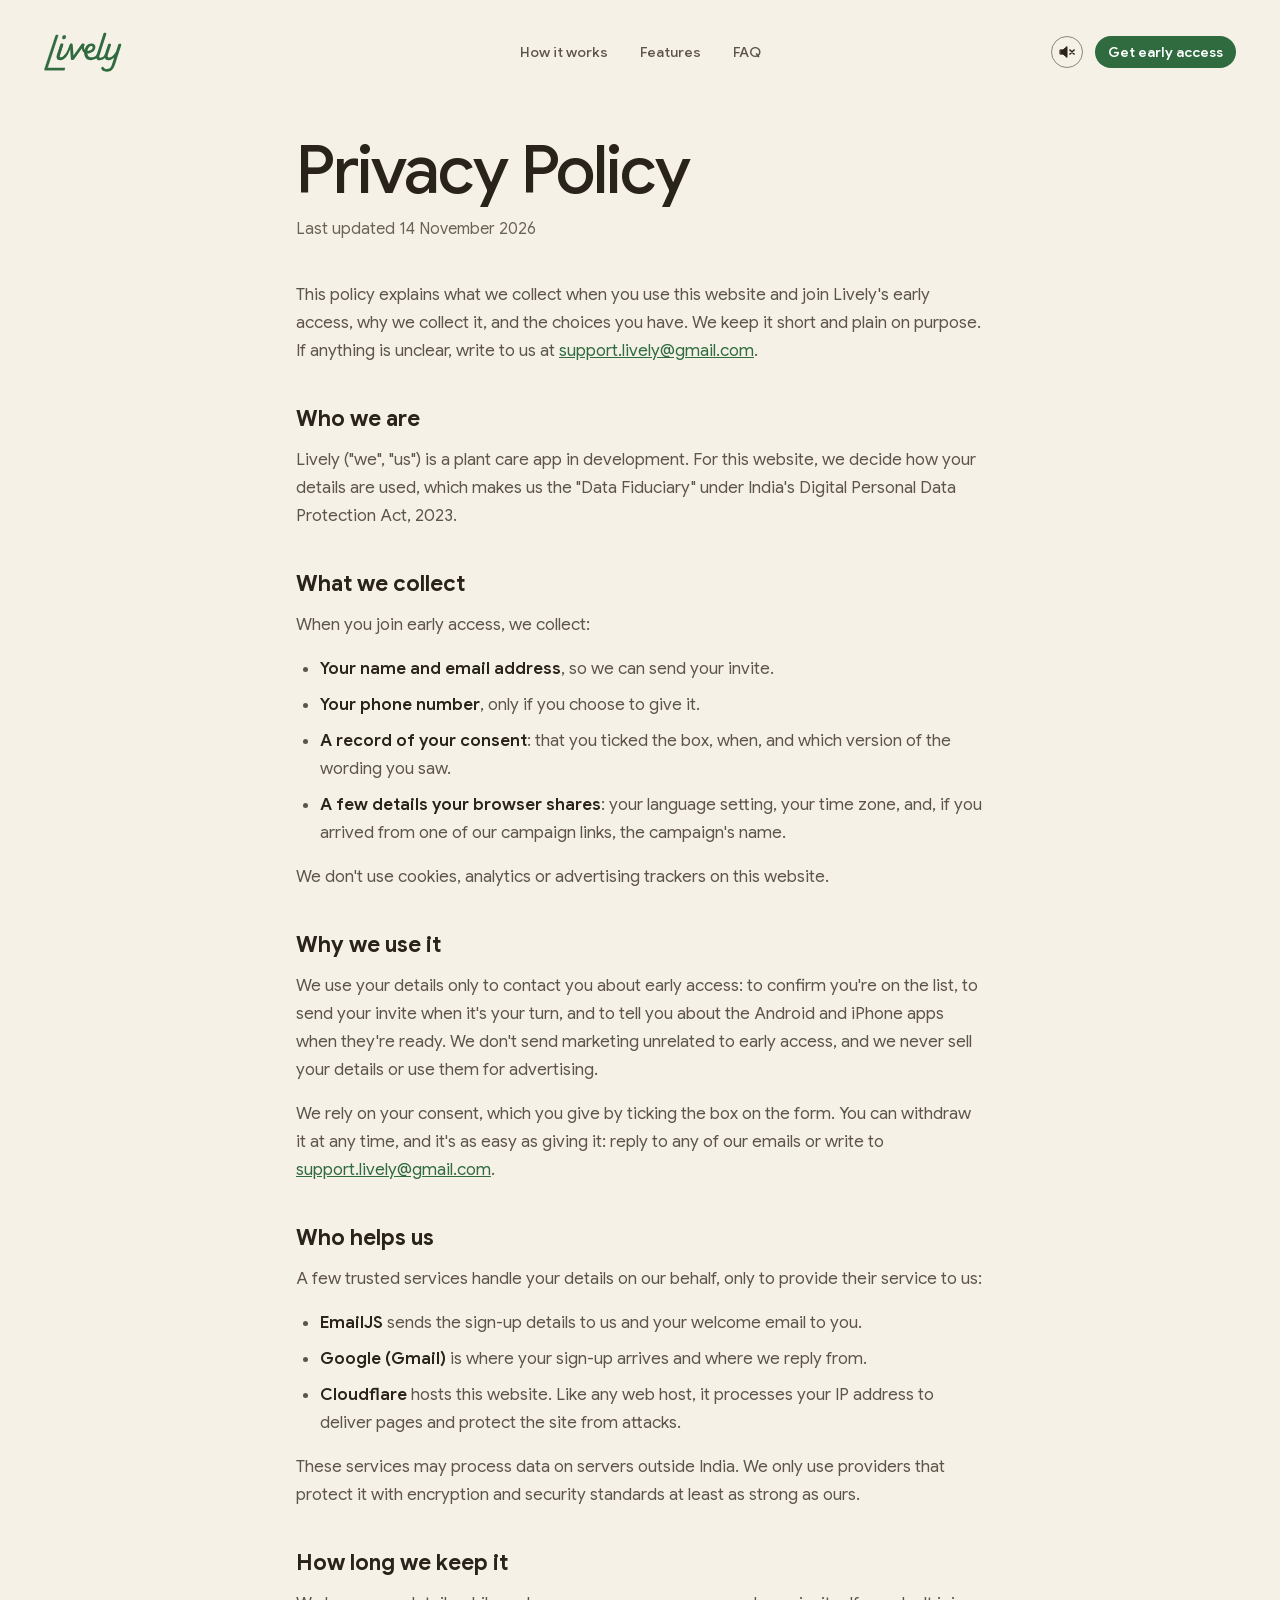
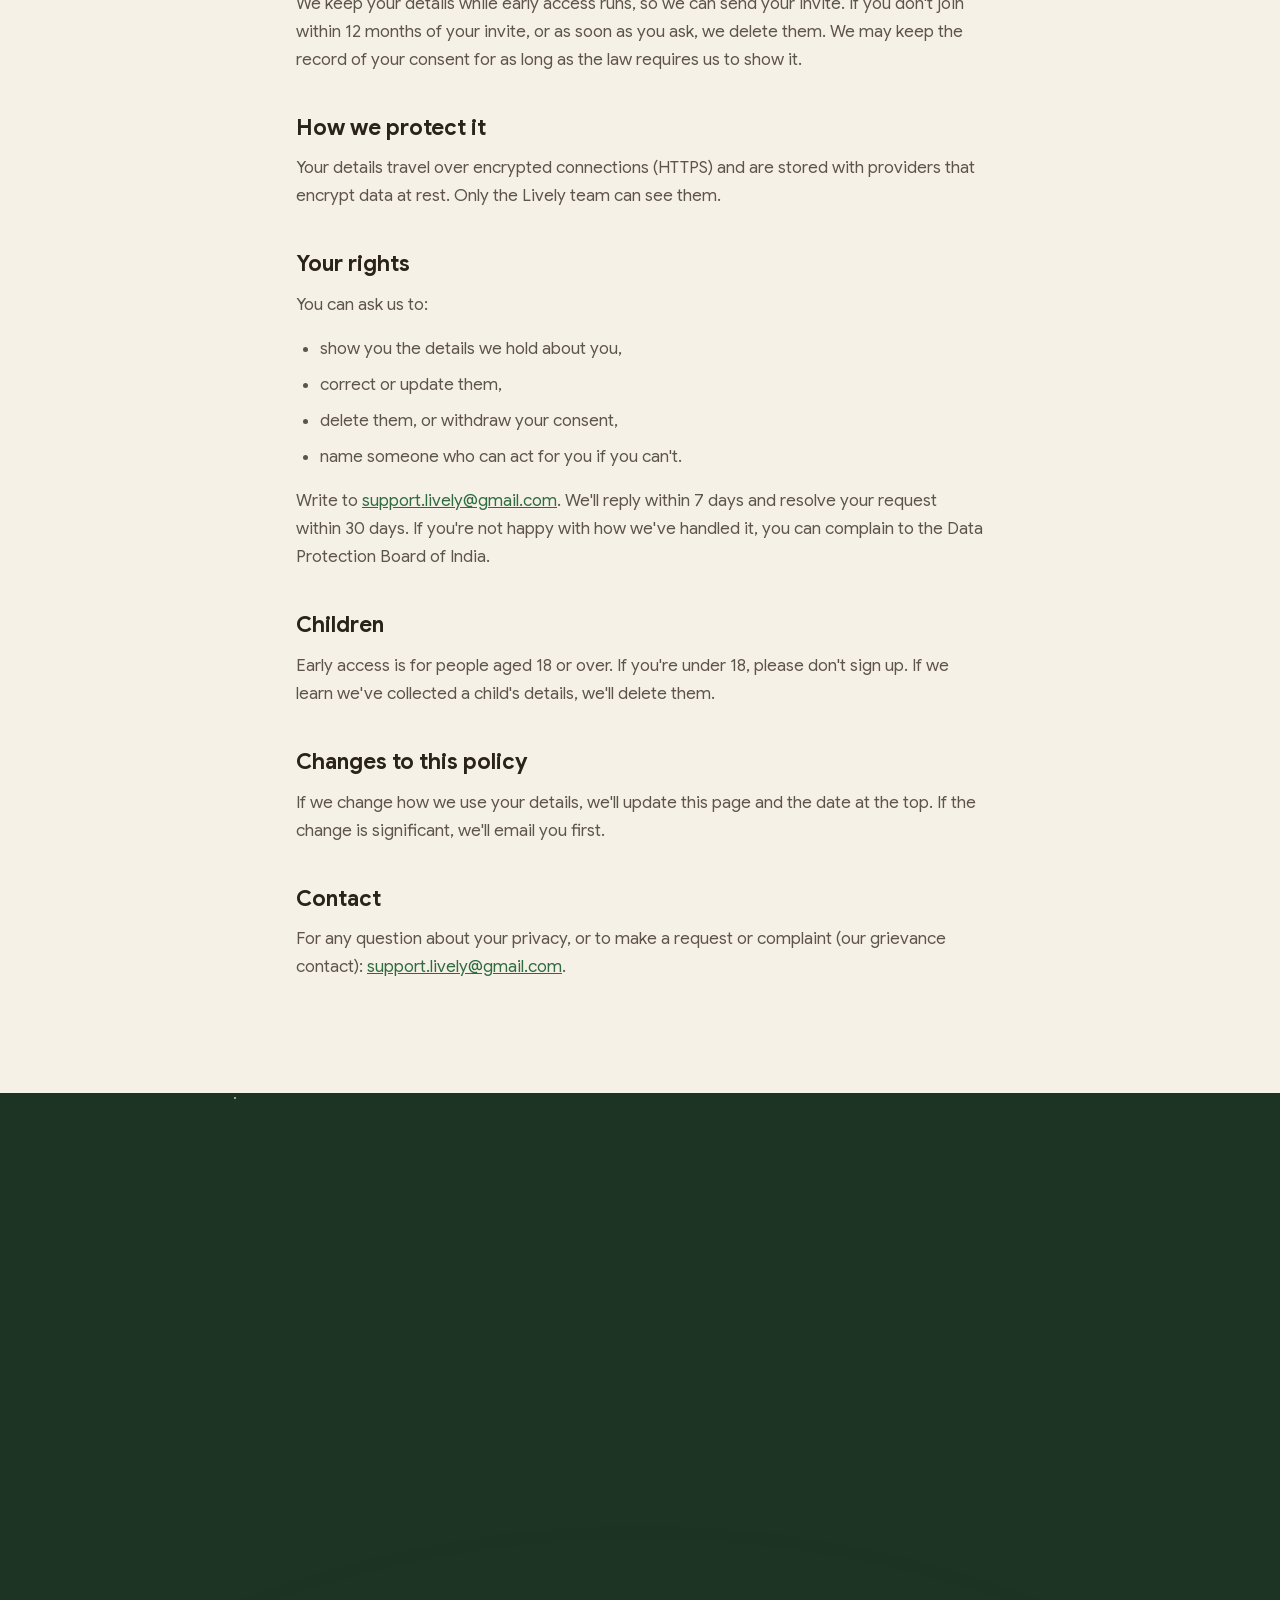
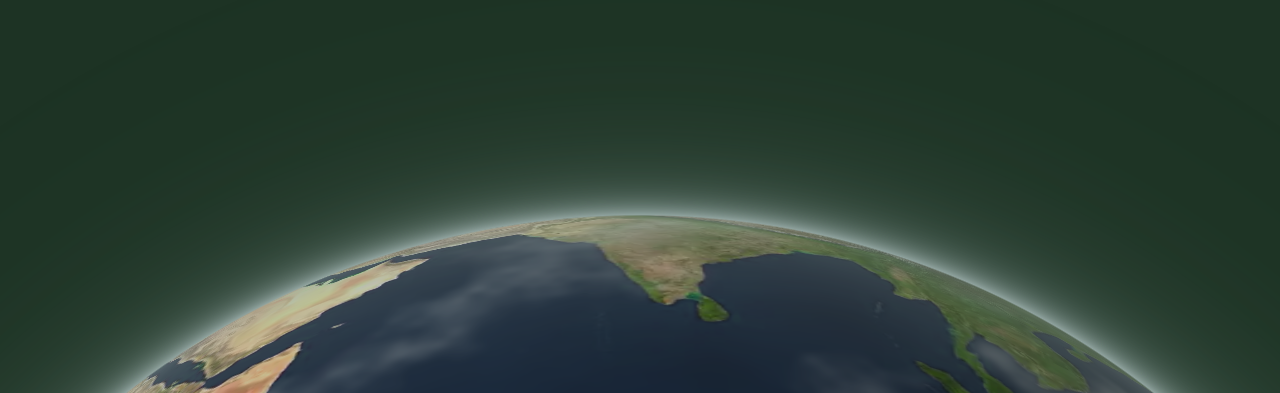
<file: privacy/index.html>
<!DOCTYPE html><html lang="en" data-theme="light"><head><meta charset="utf-8"><meta name="viewport" content="width=device-width, initial-scale=1, viewport-fit=cover"><title>Privacy Policy | Lively</title><meta name="description" content="How Lively collects, uses and protects the details you share when you join early access."><link rel="canonical" href="https://livelyworld.life/privacy/"><meta name="color-scheme" content="light"><meta name="theme-color" content="#F6F1E7"><meta property="og:type" content="website"><meta property="og:site_name" content="Lively"><meta property="og:locale" content="en_GB"><meta property="og:title" content="Privacy Policy | Lively"><meta property="og:description" content="How Lively collects, uses and protects the details you share when you join early access."><meta property="og:url" content="https://livelyworld.life/privacy/"><meta property="og:image" content="https://livelyworld.life/og-image.jpg"><meta property="og:image:width" content="1200"><meta property="og:image:height" content="630"><meta property="og:image:alt" content="The Lively logo in white over dark green monstera leaves"><meta name="twitter:card" content="summary_large_image"><meta name="twitter:title" content="Privacy Policy | Lively"><meta name="twitter:description" content="How Lively collects, uses and protects the details you share when you join early access."><meta name="twitter:image" content="https://livelyworld.life/og-image.jpg"><!-- Tab icon (14 Nov 2026): the "Lively Final logo" wordmark as an SVG that is black in a light browser and white
         in a dark one (its own prefers-color-scheme rule). favicon.ico (the logo on monstera leaves) is the fallback for
         browsers without SVG tab icons, mainly Safari; the home-screen icons use the monstera version too. --><link rel="icon" href="/favicon.ico" sizes="32x32"><link rel="icon" href="/favicon.svg" type="image/svg+xml"><link rel="apple-touch-icon" sizes="180x180" href="/apple-touch-icon.png"><link rel="manifest" href="/site.webmanifest"><!-- Google Sans is self-hosted (src/styles/fonts.css). The roman Latin file is fetched straight away, since the
         headline (the largest thing on screen) needs it; italic and Latin Extended load only if a page uses them. --><link rel="preload" href="/fonts/google-sans-v76-latin.woff2" as="font" type="font/woff2" crossorigin><!-- Scroll reveal (see .rise in page.css). Inline, so blocks are only hidden when this script can show them. --><script>
      if ('IntersectionObserver' in window) {
        document.documentElement.classList.add('reveal');
        addEventListener('DOMContentLoaded', () => {
          const io = new IntersectionObserver((entries) => {
            entries.forEach((e) => {
              if (e.isIntersecting) { e.target.classList.add('is-in'); io.unobserve(e.target); }
            });
          }, { rootMargin: '0px 0px -8% 0px', threshold: 0.12 });
          document.querySelectorAll('.rise, .rise-group').forEach((el) => {
            if (el.classList.contains('rise-group')) [...el.children].forEach((c, i) => c.style.setProperty('--i', i));
            io.observe(el);
          });
        });
      }
    </script><script type="application/ld+json">{"@context":"https://schema.org","@type":"Organization","name":"Lively","url":"https://livelyworld.life/","logo":"https://livelyworld.life/icon-512.png","sameAs":["https://www.instagram.com/livelyworld.life/","https://www.linkedin.com/company/livelyworld/"]}</script><script type="application/ld+json">{"@context":"https://schema.org","@type":"WebSite","name":"Lively","url":"https://livelyworld.life/"}</script><style>:root{--iti-flag-width:20px;--iti-flag-count:244}.iti__ac{--iti-flag-offset:0}.iti__ad{--iti-flag-offset:-1}.iti__ae{--iti-flag-offset:-2}.iti__af{--iti-flag-offset:-3}.iti__ag{--iti-flag-offset:-4}.iti__ai{--iti-flag-offset:-5}.iti__al{--iti-flag-offset:-6}.iti__am{--iti-flag-offset:-7}.iti__ao{--iti-flag-offset:-8}.iti__ar{--iti-flag-offset:-9}.iti__as{--iti-flag-offset:-10}.iti__at{--iti-flag-offset:-11}.iti__au{--iti-flag-offset:-12}.iti__aw{--iti-flag-offset:-13}.iti__ax{--iti-flag-offset:-14}.iti__az{--iti-flag-offset:-15}.iti__ba{--iti-flag-offset:-16}.iti__bb{--iti-flag-offset:-17}.iti__bd{--iti-flag-offset:-18}.iti__be{--iti-flag-offset:-19}.iti__bf{--iti-flag-offset:-20}.iti__bg{--iti-flag-offset:-21}.iti__bh{--iti-flag-offset:-22}.iti__bi{--iti-flag-offset:-23}.iti__bj{--iti-flag-offset:-24}.iti__bl{--iti-flag-offset:-25}.iti__bm{--iti-flag-offset:-26}.iti__bn{--iti-flag-offset:-27}.iti__bo{--iti-flag-offset:-28}.iti__bq{--iti-flag-offset:-29}.iti__br{--iti-flag-offset:-30}.iti__bs{--iti-flag-offset:-31}.iti__bt{--iti-flag-offset:-32}.iti__bw{--iti-flag-offset:-33}.iti__by{--iti-flag-offset:-34}.iti__bz{--iti-flag-offset:-35}.iti__ca{--iti-flag-offset:-36}.iti__cc{--iti-flag-offset:-37}.iti__cd{--iti-flag-offset:-38}.iti__cf{--iti-flag-offset:-39}.iti__cg{--iti-flag-offset:-40}.iti__ch{--iti-flag-offset:-41}.iti__ci{--iti-flag-offset:-42}.iti__ck{--iti-flag-offset:-43}.iti__cl{--iti-flag-offset:-44}.iti__cm{--iti-flag-offset:-45}.iti__cn{--iti-flag-offset:-46}.iti__co{--iti-flag-offset:-47}.iti__cr{--iti-flag-offset:-48}.iti__cu{--iti-flag-offset:-49}.iti__cv{--iti-flag-offset:-50}.iti__cw{--iti-flag-offset:-51}.iti__cx{--iti-flag-offset:-52}.iti__cy{--iti-flag-offset:-53}.iti__cz{--iti-flag-offset:-54}.iti__de{--iti-flag-offset:-55}.iti__dj{--iti-flag-offset:-56}.iti__dk{--iti-flag-offset:-57}.iti__dm{--iti-flag-offset:-58}.iti__do{--iti-flag-offset:-59}.iti__dz{--iti-flag-offset:-60}.iti__ec{--iti-flag-offset:-61}.iti__ee{--iti-flag-offset:-62}.iti__eg{--iti-flag-offset:-63}.iti__eh{--iti-flag-offset:-64}.iti__er{--iti-flag-offset:-65}.iti__es{--iti-flag-offset:-66}.iti__et{--iti-flag-offset:-67}.iti__fi{--iti-flag-offset:-68}.iti__fj{--iti-flag-offset:-69}.iti__fk{--iti-flag-offset:-70}.iti__fm{--iti-flag-offset:-71}.iti__fo{--iti-flag-offset:-72}.iti__fr{--iti-flag-offset:-73}.iti__ga{--iti-flag-offset:-74}.iti__gb{--iti-flag-offset:-75}.iti__gd{--iti-flag-offset:-76}.iti__ge{--iti-flag-offset:-77}.iti__gf{--iti-flag-offset:-78}.iti__gg{--iti-flag-offset:-79}.iti__gh{--iti-flag-offset:-80}.iti__gi{--iti-flag-offset:-81}.iti__gl{--iti-flag-offset:-82}.iti__gm{--iti-flag-offset:-83}.iti__gn{--iti-flag-offset:-84}.iti__gp{--iti-flag-offset:-85}.iti__gq{--iti-flag-offset:-86}.iti__gr{--iti-flag-offset:-87}.iti__gt{--iti-flag-offset:-88}.iti__gu{--iti-flag-offset:-89}.iti__gw{--iti-flag-offset:-90}.iti__gy{--iti-flag-offset:-91}.iti__hk{--iti-flag-offset:-92}.iti__hn{--iti-flag-offset:-93}.iti__hr{--iti-flag-offset:-94}.iti__ht{--iti-flag-offset:-95}.iti__hu{--iti-flag-offset:-96}.iti__id{--iti-flag-offset:-97}.iti__ie{--iti-flag-offset:-98}.iti__il{--iti-flag-offset:-99}.iti__im{--iti-flag-offset:-100}.iti__in{--iti-flag-offset:-101}.iti__io{--iti-flag-offset:-102}.iti__iq{--iti-flag-offset:-103}.iti__ir{--iti-flag-offset:-104}.iti__is{--iti-flag-offset:-105}.iti__it{--iti-flag-offset:-106}.iti__je{--iti-flag-offset:-107}.iti__jm{--iti-flag-offset:-108}.iti__jo{--iti-flag-offset:-109}.iti__jp{--iti-flag-offset:-110}.iti__ke{--iti-flag-offset:-111}.iti__kg{--iti-flag-offset:-112}.iti__kh{--iti-flag-offset:-113}.iti__ki{--iti-flag-offset:-114}.iti__km{--iti-flag-offset:-115}.iti__kn{--iti-flag-offset:-116}.iti__kp{--iti-flag-offset:-117}.iti__kr{--iti-flag-offset:-118}.iti__kw{--iti-flag-offset:-119}.iti__ky{--iti-flag-offset:-120}.iti__kz{--iti-flag-offset:-121}.iti__la{--iti-flag-offset:-122}.iti__lb{--iti-flag-offset:-123}.iti__lc{--iti-flag-offset:-124}.iti__li{--iti-flag-offset:-125}.iti__lk{--iti-flag-offset:-126}.iti__lr{--iti-flag-offset:-127}.iti__ls{--iti-flag-offset:-128}.iti__lt{--iti-flag-offset:-129}.iti__lu{--iti-flag-offset:-130}.iti__lv{--iti-flag-offset:-131}.iti__ly{--iti-flag-offset:-132}.iti__ma{--iti-flag-offset:-133}.iti__mc{--iti-flag-offset:-134}.iti__md{--iti-flag-offset:-135}.iti__me{--iti-flag-offset:-136}.iti__mf{--iti-flag-offset:-137}.iti__mg{--iti-flag-offset:-138}.iti__mh{--iti-flag-offset:-139}.iti__mk{--iti-flag-offset:-140}.iti__ml{--iti-flag-offset:-141}.iti__mm{--iti-flag-offset:-142}.iti__mn{--iti-flag-offset:-143}.iti__mo{--iti-flag-offset:-144}.iti__mp{--iti-flag-offset:-145}.iti__mq{--iti-flag-offset:-146}.iti__mr{--iti-flag-offset:-147}.iti__ms{--iti-flag-offset:-148}.iti__mt{--iti-flag-offset:-149}.iti__mu{--iti-flag-offset:-150}.iti__mv{--iti-flag-offset:-151}.iti__mw{--iti-flag-offset:-152}.iti__mx{--iti-flag-offset:-153}.iti__my{--iti-flag-offset:-154}.iti__mz{--iti-flag-offset:-155}.iti__na{--iti-flag-offset:-156}.iti__nc{--iti-flag-offset:-157}.iti__ne{--iti-flag-offset:-158}.iti__nf{--iti-flag-offset:-159}.iti__ng{--iti-flag-offset:-160}.iti__ni{--iti-flag-offset:-161}.iti__nl{--iti-flag-offset:-162}.iti__no{--iti-flag-offset:-163}.iti__np{--iti-flag-offset:-164}.iti__nr{--iti-flag-offset:-165}.iti__nu{--iti-flag-offset:-166}.iti__nz{--iti-flag-offset:-167}.iti__om{--iti-flag-offset:-168}.iti__pa{--iti-flag-offset:-169}.iti__pe{--iti-flag-offset:-170}.iti__pf{--iti-flag-offset:-171}.iti__pg{--iti-flag-offset:-172}.iti__ph{--iti-flag-offset:-173}.iti__pk{--iti-flag-offset:-174}.iti__pl{--iti-flag-offset:-175}.iti__pm{--iti-flag-offset:-176}.iti__pr{--iti-flag-offset:-177}.iti__ps{--iti-flag-offset:-178}.iti__pt{--iti-flag-offset:-179}.iti__pw{--iti-flag-offset:-180}.iti__py{--iti-flag-offset:-181}.iti__qa{--iti-flag-offset:-182}.iti__re{--iti-flag-offset:-183}.iti__ro{--iti-flag-offset:-184}.iti__rs{--iti-flag-offset:-185}.iti__ru{--iti-flag-offset:-186}.iti__rw{--iti-flag-offset:-187}.iti__sa{--iti-flag-offset:-188}.iti__sb{--iti-flag-offset:-189}.iti__sc{--iti-flag-offset:-190}.iti__sd{--iti-flag-offset:-191}.iti__se{--iti-flag-offset:-192}.iti__sg{--iti-flag-offset:-193}.iti__sh{--iti-flag-offset:-194}.iti__si{--iti-flag-offset:-195}.iti__sj{--iti-flag-offset:-196}.iti__sk{--iti-flag-offset:-197}.iti__sl{--iti-flag-offset:-198}.iti__sm{--iti-flag-offset:-199}.iti__sn{--iti-flag-offset:-200}.iti__so{--iti-flag-offset:-201}.iti__sr{--iti-flag-offset:-202}.iti__ss{--iti-flag-offset:-203}.iti__st{--iti-flag-offset:-204}.iti__sv{--iti-flag-offset:-205}.iti__sx{--iti-flag-offset:-206}.iti__sy{--iti-flag-offset:-207}.iti__sz{--iti-flag-offset:-208}.iti__tc{--iti-flag-offset:-209}.iti__td{--iti-flag-offset:-210}.iti__tg{--iti-flag-offset:-211}.iti__th{--iti-flag-offset:-212}.iti__tj{--iti-flag-offset:-213}.iti__tk{--iti-flag-offset:-214}.iti__tl{--iti-flag-offset:-215}.iti__tm{--iti-flag-offset:-216}.iti__tn{--iti-flag-offset:-217}.iti__to{--iti-flag-offset:-218}.iti__tr{--iti-flag-offset:-219}.iti__tt{--iti-flag-offset:-220}.iti__tv{--iti-flag-offset:-221}.iti__tw{--iti-flag-offset:-222}.iti__tz{--iti-flag-offset:-223}.iti__ua{--iti-flag-offset:-224}.iti__ug{--iti-flag-offset:-225}.iti__us{--iti-flag-offset:-226}.iti__uy{--iti-flag-offset:-227}.iti__uz{--iti-flag-offset:-228}.iti__va{--iti-flag-offset:-229}.iti__vc{--iti-flag-offset:-230}.iti__ve{--iti-flag-offset:-231}.iti__vg{--iti-flag-offset:-232}.iti__vi{--iti-flag-offset:-233}.iti__vn{--iti-flag-offset:-234}.iti__vu{--iti-flag-offset:-235}.iti__wf{--iti-flag-offset:-236}.iti__ws{--iti-flag-offset:-237}.iti__xk{--iti-flag-offset:-238}.iti__ye{--iti-flag-offset:-239}.iti__yt{--iti-flag-offset:-240}.iti__za{--iti-flag-offset:-241}.iti__zm{--iti-flag-offset:-242}.iti__zw{--iti-flag-offset:-243}:root{--iti-hover-color:#0000000d;--iti-border-color:#ccc;--iti-country-selector-bg:white;--iti-icon-color:#555;--iti-spacer-horizontal:10px;--iti-flag-height:calc(var(--iti-flag-width) * 3 / 4);--iti-globe-icon-size:17px;--iti-clear-icon-size:15px;--iti-close-icon-size:20px;--iti-border-width:1px;--iti-arrow-size:5px;--iti-arrow-width:1.5px;--iti-arrow-padding:7px;--iti-mobile-popup-margin:44px;--iti-strict-reject-flash-color:#ff00001f}.iti{display:inline-block;position:relative}.iti *{box-sizing:border-box}.iti input.iti__tel-input,.iti input.iti__tel-input[type=text],.iti input.iti__tel-input[type=tel]{z-index:0;min-width:100%;display:block;position:relative;margin:0!important}.iti__a11y-text{clip:rect(1px, 1px, 1px, 1px);width:1px;height:1px;position:absolute;overflow:hidden}.iti__country-container{padding:var(--iti-border-width);position:absolute;top:0;bottom:0;left:0}.iti__selected-country{z-index:1;height:100%;font-family:inherit;font-size:inherit;color:inherit;font-weight:inherit;line-height:inherit;background:0 0;border:0;border-radius:0;align-items:center;margin:0;padding:0;text-decoration:none;display:flex;position:relative}.iti__selected-country-primary{height:100%;padding:0 var(--iti-arrow-padding) 0 var(--iti-spacer-horizontal);align-items:center;display:flex}.iti__selected-dial-code{margin-left:4px}.iti__arrow{margin-left:var(--iti-arrow-padding);width:var(--iti-arrow-size);height:var(--iti-arrow-size);box-sizing:border-box;border-right:var(--iti-arrow-width) solid var(--iti-icon-color);border-bottom:var(--iti-arrow-width) solid var(--iti-icon-color);margin-top:-2px;transform:rotate(45deg)}.iti__arrow--up{margin-top:4px;transform:rotate(-135deg)}.iti__country-selector{background-color:var(--iti-country-selector-bg);border-radius:3px}.iti--inline-country-selector .iti__country-selector{border:var(--iti-border-width) solid var(--iti-border-color);box-shadow:1px 1px 4px #0003}.iti--inline-country-selector:not(.iti--detached-country-selector) .iti__country-selector{z-index:2;position:absolute;left:0}.iti__search-input{width:100%;padding-left:calc(var(--iti-spacer-horizontal) + var(--iti-globe-icon-size) + var(--iti-spacer-horizontal));padding-right:calc(var(--iti-spacer-horizontal) + var(--iti-clear-icon-size) + var(--iti-spacer-horizontal));border-width:0;border-radius:3px}[dir=rtl] .iti__search-input{padding-left:inherit;background-position:right 8px center;padding-right:30px}.iti__search-input::-webkit-search-cancel-button{appearance:none}.iti__search-input,.iti__country{padding-top:8px;padding-bottom:8px}.iti__search-input-wrapper{border-bottom:1px solid var(--iti-border-color);align-items:center;display:flex;position:relative}.iti__search-icon{left:var(--iti-spacer-horizontal);pointer-events:none;display:flex;position:absolute}[dir=rtl] .iti__search-icon{left:auto;right:var(--iti-spacer-horizontal)}.iti__search-icon-svg{width:var(--iti-globe-icon-size);height:var(--iti-globe-icon-size);stroke:var(--iti-icon-color);fill:none;stroke-width:3px;display:block}.iti__search-clear{right:calc(var(--iti-spacer-horizontal) / 2);cursor:pointer;padding:calc(var(--iti-spacer-horizontal) / 2);background:0 0;border:0;border-radius:3px;justify-content:center;align-items:center;transition:background-color .15s;display:flex;position:absolute}.iti__search-clear .iti__search-clear-x{stroke-width:2px}.iti__search-clear .iti__search-clear-bg{fill:var(--iti-icon-color)}[dir=rtl] .iti__search-clear{right:auto;left:var(--iti-spacer-horizontal)}.iti__search-clear:hover,.iti__search-clear:focus-visible{background:var(--iti-hover-color);outline:none}.iti__search-clear-svg{width:var(--iti-clear-icon-size);height:var(--iti-clear-icon-size);display:block}.iti__no-results{text-align:center;padding:30px 0}.iti__country-list{cursor:pointer;-webkit-overflow-scrolling:touch;outline:none;margin:0;padding:0;list-style:none;overflow-y:scroll}.iti--inline-country-selector .iti__country-list{max-height:185px}.iti--flexible-dropdown-width .iti__country-list{white-space:nowrap}@media (width<=500px){.iti--flexible-dropdown-width .iti__country-list{white-space:normal}}.iti__country{padding-left:var(--iti-spacer-horizontal);padding-right:var(--iti-spacer-horizontal);align-items:center;display:flex}.iti__country.iti__highlight{background-color:var(--iti-hover-color)}.iti__country-name{flex-grow:1}.iti__country-check{margin-left:var(--iti-spacer-horizontal);color:var(--iti-icon-color);align-items:center;display:flex}.iti__country-check-svg{width:var(--iti-clear-icon-size);height:var(--iti-clear-icon-size);display:block}.iti__country-list .iti__flag{margin-right:var(--iti-spacer-horizontal);flex-shrink:0}[dir=rtl] :is(.iti__country-list .iti__flag){margin-right:0;margin-left:var(--iti-spacer-horizontal)}:is(.iti--has-country-selector .iti__country-container:has(+input[disabled]),.iti--has-country-selector .iti__country-container:has(+input[readonly])) button.iti__selected-country{cursor:not-allowed}:is(.iti--has-country-selector .iti__country-container:has(+input[disabled]),.iti--has-country-selector .iti__country-container:has(+input[readonly])) button.iti__selected-country .iti__arrow{visibility:hidden}.iti--has-country-selector .iti__country-container:not(:has(+input[disabled])):not(:has(+input[readonly])) .iti__selected-country-primary:hover,.iti--has-country-selector .iti__country-container:not(:has(+input[disabled])):not(:has(+input[readonly])) .iti__selected-country[aria-expanded=true] .iti__selected-country-primary{background-color:var(--iti-hover-color)}.iti--detached-country-selector{z-index:1060;position:fixed;top:-1000px;left:-1000px}.iti--detached-country-selector:hover{cursor:pointer}.iti--detached-country-selector{top:calc(anchor(bottom) + 3px);left:anchor(left);position-try-fallbacks:--iti-flip-above}@position-try --iti-flip-above{top:auto;bottom:calc(anchor(top) + 3px)}.iti__hide{display:none}.iti__v-hide{visibility:hidden}.iti--fullscreen-popup.iti--detached-country-selector{padding:var(--iti-mobile-popup-margin);padding-bottom:calc(var(--iti-mobile-popup-margin) + var(--iti-virtual-keyboard-height,0px));background-color:#00000080;flex-direction:column;justify-content:flex-start;display:flex;position:fixed;inset:0}.iti--fullscreen-popup .iti__country-selector{flex-direction:column;max-height:100%;display:flex;position:relative}.iti--fullscreen-popup .iti__close-button{bottom:100%;right:calc(-1 * var(--iti-mobile-popup-margin));width:var(--iti-mobile-popup-margin);height:var(--iti-mobile-popup-margin);color:#fff;cursor:pointer;background:0 0;border:0;border-radius:3px;justify-content:center;align-items:center;padding:0;display:flex;position:absolute}[dir=rtl] :is(.iti--fullscreen-popup .iti__close-button){right:auto;left:calc(-1 * var(--iti-mobile-popup-margin))}.iti--fullscreen-popup .iti__close-button:focus-visible{outline-offset:-2px;outline:2px solid}.iti--fullscreen-popup .iti__close-button-svg{width:var(--iti-close-icon-size);height:var(--iti-close-icon-size);fill:none;stroke:currentColor;stroke-width:1.75px;stroke-linecap:round;display:block}.iti--fullscreen-popup .iti__country,.iti--fullscreen-popup .iti__search-input{padding-top:10px;padding-bottom:10px}.iti--fullscreen-popup .iti__search-input{font-size:max(16px,1em)}.iti--fullscreen-popup .iti__country{padding-left:10px;padding-right:10px;line-height:1.5em}.iti__flag{height:var(--iti-flag-height);width:var(--iti-flag-width);background-image:image-set(var(--iti-path-flags-1x) 1x, var(--iti-path-flags-2x) 2x);background-repeat:no-repeat;background-position:calc(var(--iti-flag-offset,100) * var(--iti-flag-width)) 0;background-size:calc(var(--iti-flag-count) * var(--iti-flag-width)) var(--iti-flag-height);border-radius:1px;box-shadow:0 0 1px #888}.iti__loading{box-shadow:none;background:0 0;position:relative}.iti__loading:after{content:"";width:var(--iti-flag-height);height:var(--iti-flag-height);box-sizing:border-box;border:2px solid var(--iti-icon-color);border-right-color:#0000;border-radius:50%;margin:auto;animation:1s linear infinite iti-spinner;position:absolute;inset:0}@keyframes iti-spinner{to{transform:rotate(360deg)}}.iti__strict-reject-animation .iti__tel-input,.iti__strict-reject-animation .iti__selected-country{animation:.3s cubic-bezier(.36,.07,.19,.97) iti-strict-reject-shake}@media (prefers-reduced-motion:reduce){.iti__strict-reject-animation .iti__tel-input{animation:.3s ease-out both iti-strict-reject-flash}.iti__strict-reject-animation .iti__selected-country{animation:none}}@keyframes iti-strict-reject-shake{10%,90%{transform:translate(-1px)}20%,80%{transform:translate(2px)}30%,50%,70%{transform:translate(-3px)}40%,60%{transform:translate(3px)}}@keyframes iti-strict-reject-flash{40%{background-color:var(--iti-strict-reject-flash-color)}}.iti__globe{box-shadow:none;height:var(--iti-globe-icon-size);background:0 0;justify-content:center;align-items:center;padding:0;display:flex}.iti__globe .iti__globe-svg{width:100%;height:100%;fill:var(--iti-icon-color)}@supports ((-webkit-appearance:none)) and (not (background:-webkit-canvas(foo))){.iti__tel-input:focus{outline-offset:1px}}:root{--iti-path-flags-1x:url(/_astro/flags.DjVgN9ag.webp);--iti-path-flags-2x:url(/_astro/flags@2x.QBzdwbZ8.webp)}
@font-face{font-family:Google Sans;font-style:normal;font-weight:400 700;font-display:swap;src:url(/fonts/google-sans-v76-latin.woff2)format("woff2");unicode-range:U+??,U+131,U+152-153,U+2BB-2BC,U+2C6,U+2DA,U+2DC,U+304,U+308,U+329,U+2000-206F,U+20AC,U+2122,U+2191,U+2193,U+2212,U+2215,U+FEFF,U+FFFD}@font-face{font-family:Google Sans;font-style:normal;font-weight:400 700;font-display:swap;src:url(/fonts/google-sans-v76-latin-ext.woff2)format("woff2");unicode-range:U+100-2BA,U+2BD-2C5,U+2C7-2CC,U+2CE-2D7,U+2DD-2FF,U+304,U+308,U+329,U+1D00-1DBF,U+1E00-1E9F,U+1EF2-1EFF,U+2020,U+20A0-20AB,U+20AD-20C4,U+2113,U+2C60-2C7F,U+A720-A7FF}@font-face{font-family:Google Sans;font-style:italic;font-weight:400 700;font-display:swap;src:url(/fonts/google-sans-v76-italic-latin.woff2)format("woff2");unicode-range:U+??,U+131,U+152-153,U+2BB-2BC,U+2C6,U+2DA,U+2DC,U+304,U+308,U+329,U+2000-206F,U+20AC,U+2122,U+2191,U+2193,U+2212,U+2215,U+FEFF,U+FFFD}@font-face{font-family:Google Sans;font-style:italic;font-weight:400 700;font-display:swap;src:url(/fonts/google-sans-v76-italic-latin-ext.woff2)format("woff2");unicode-range:U+100-2BA,U+2BD-2C5,U+2C7-2CC,U+2CE-2D7,U+2DD-2FF,U+304,U+308,U+329,U+1D00-1DBF,U+1E00-1E9F,U+1EF2-1EFF,U+2020,U+20A0-20AB,U+20AD-20C4,U+2113,U+2C60-2C7F,U+A720-A7FF}:root{color-scheme:light;--white:#fff;--black:#000;--linen-50:#fffcf6;--linen-100:#f6f1e7;--linen-200:#ede5d6;--linen-300:#ddd4c4;--linen-400:#c9beac;--linen-500:#b7b0a2;--linen-600:#ada697;--linen-700:#9c9587;--soil-300:#9a7a5e;--soil-400:#8f8474;--soil-500:#6b6255;--soil-600:#5e554a;--soil-700:#4a3626;--soil-900:#2a231b;--night-400:#707b71;--night-500:#646f65;--night-700:#343d35;--night-800:#29312a;--night-850:#202721;--night-880:#1e241f;--night-900:#181e19;--night-940:#161b17;--night-950:#111612;--night-990:#0d110e;--green-50:#e2eddd;--green-100:#d9e7d5;--green-150:#cfe0cb;--green-200:#bfe6c8;--green-250:#a7dcb4;--green-300:#8fd0a0;--green-600:#2f6b3f;--green-700:#265934;--green-800:#1e4a2a;--green-850:#2a4331;--green-875:#233a2a;--green-900:#1d3324;--green-950:#15251a;--green-975:#0f1d13;--terracotta-50:#f6e1d3;--terracotta-300:#f29a72;--terracotta-400:#ee8a5e;--terracotta-500:#d2693c;--terracotta-700:#a4471f;--terracotta-900:#3a2a20;--terracotta-950:#2b1f17;--mud-50:#ebddcb;--mud-200:#d6b793;--mud-300:#cdaa84;--mud-500:#b08a66;--mud-700:#77583a;--mud-900:#30291f;--mud-950:#241f17;--amber-50:#f7e9cc;--amber-300:#f2c26b;--amber-700:#8a5600;--amber-900:#33280f;--amber-950:#261e0b;--red-50:#f8dce2;--red-300:#ff8fa6;--red-700:#b3123f;--red-900:#3a1a22;--red-950:#2a1218;--blue-50:#dfe9f4;--blue-300:#8dbde8;--blue-700:#2b5a8c;--blue-900:#172839;--blue-950:#111d2a;--plum-300:#c58bbe;--plum-600:#8e4f86;--sage-400:#a6bba4;--black-a45:#00000073;--black-a70:#000000b3;--black-a82:#000000d1;--linen-a16:#f6f1e729;--linen-a35:#f6f1e759;--color-bg-canvas:var(--linen-100);--color-bg-surface:var(--linen-50);--color-bg-raised:var(--white);--color-bg-subtle:var(--linen-200);--color-bg-inverse:var(--green-900);--color-bg-inverse-soil:var(--soil-900);--color-bg-inverse-earth:var(--mud-900);--color-bg-inverse-night:var(--night-850);--color-bg-inverse-deep:var(--night-950);--color-bg-glass-inverse:var(--black-a70);--color-bg-scrim:var(--black-a82);--color-overlay-image:var(--black-a45);--color-overlay-photo:var(--soil-900);--color-bg-translucent:#f6f1e7eb;--color-bg-accent-subtle:var(--green-50);--color-bg-signal-subtle:var(--terracotta-50);--color-bg-earth-subtle:var(--mud-50);--color-bg-success-subtle:var(--green-50);--color-bg-warning-subtle:var(--amber-50);--color-bg-danger-subtle:var(--red-50);--color-bg-info-subtle:var(--blue-50);--color-bg-neutral-strong:var(--soil-600);--color-bg-success-strong:var(--green-600);--color-bg-warning-strong:var(--amber-700);--color-bg-danger-strong:var(--red-700);--color-bg-info-strong:var(--blue-700);--color-text-primary:var(--soil-900);--color-text-secondary:var(--soil-600);--color-text-tertiary:var(--soil-500);--color-text-inverse:var(--linen-100);--color-text-inverse-secondary:var(--linen-400);--color-text-accent-inverse:var(--green-300);--color-text-earth-inverse:var(--mud-200);--color-text-danger-inverse:var(--red-300);--color-text-accent:var(--green-600);--color-text-link:var(--color-text-accent);--color-text-on-accent:var(--white);--color-text-on-strong:var(--white);--color-text-signal:var(--terracotta-700);--color-text-earth:var(--mud-700);--color-text-success:var(--green-600);--color-text-warning:var(--amber-700);--color-text-danger:var(--red-700);--color-text-info:var(--blue-700);--color-border-subtle:var(--linen-300);--color-border-default:var(--soil-400);--color-border-focus:var(--green-600);--color-border-focus-inverse:var(--green-300);--color-border-inverse-subtle:var(--linen-a16);--color-border-inverse-default:var(--linen-a35);--color-border-success:var(--green-600);--color-border-danger:var(--red-700);--color-accent:var(--green-600);--color-signal:var(--terracotta-500);--color-earth:var(--mud-500);--color-soil:var(--soil-700);--color-decor-sage:var(--sage-400);--color-logo-glass:var(--white);--color-action-primary:var(--green-600);--color-action-primary-hover:var(--green-700);--color-action-primary-active:var(--green-800);--color-action-secondary:var(--green-50);--color-action-secondary-hover:var(--green-100);--color-action-secondary-active:var(--green-150);--color-icon-success:var(--green-600);--color-icon-warning:var(--amber-700);--color-icon-danger:var(--red-700);--color-icon-info:var(--blue-700);--color-device-frame:var(--soil-900);--color-chart-1:var(--green-600);--color-chart-2:var(--terracotta-500);--color-chart-3:var(--blue-700);--color-chart-4:var(--amber-700);--color-chart-5:var(--soil-500);--color-chart-6:var(--plum-600);--shadow-sm:0 1px 2px #1c1f260f;--shadow-md:0 6px 20px #1c1f261a;--shadow-lg:0 24px 60px #1c1f262e;--shadow-glow-accent:0 0 4px #8fd0a0, 0 0 12px #8fd0a0b3, 0 0 24px #2f6b3f59;--space-0:0px;--space-0-5:2px;--space-1:4px;--space-2:8px;--space-3:12px;--space-4:16px;--space-5:20px;--space-6:24px;--space-7:28px;--space-8:32px;--space-10:40px;--space-12:48px;--space-16:64px;--space-24:96px;--space-32:128px;--space-40:160px;--radius-none:0px;--radius-2xs:2px;--radius-xs:4px;--radius-sm:8px;--radius-md:10px;--radius-lg:12px;--radius-xl:20px;--radius-2xl:36px;--radius-full:9999px;--size-touch-target:44px;--size-control-lg:48px;--size-control-md:40px;--size-control-sm:32px;--size-icon-sm:16px;--size-icon-md:20px;--size-icon-lg:24px;--size-avatar-sm:32px;--size-avatar-md:44px;--layout-content-max:1240px;--layout-text-max-width:64ch;--layout-gutter-mobile:16px;--layout-gutter-tablet:24px;--layout-gutter-desktop:32px;--layout-header-height:64px;--layout-sidebar-width:248px;--breakpoint-sm:640px;--breakpoint-md:768px;--breakpoint-lg:1024px;--breakpoint-xl:1280px;--breakpoint-2xl:1440px;--z-base:0;--z-sticky:100;--z-dropdown:200;--z-banner:300;--z-modal:400;--z-toast:500;--duration-fast:.15s;--duration-normal:.25s;--duration-slow:.5s;--easing-standard:cubic-bezier(.2, .7, .2, 1);--easing-emphasized:cubic-bezier(.3, 0, 0, 1);--fluid-text-display-xl:clamp(2.75rem, 1.5rem + 5.556vw, 6.5rem);--fluid-text-display-lg:clamp(2.25rem, 1.5rem + 3.333vw, 4.5rem);--fluid-text-display-md:clamp(1.875rem, 1.5rem + 1.667vw, 3rem);--fluid-text-lead:clamp(1.125rem, 1.0625rem + .278vw, 1.3125rem);--fluid-space-section:clamp(4.5rem, 3.083rem + 6.296vw, 8.75rem);--fluid-space-reveal:10px;--font-sans:"Google Sans", system-ui, -apple-system, "Segoe UI", Roboto, sans-serif}@media (prefers-color-scheme:dark){:root:not([data-theme=light]){color-scheme:dark;--color-bg-canvas:var(--night-950);--color-bg-surface:var(--night-900);--color-bg-raised:var(--night-850);--color-bg-subtle:var(--night-800);--color-bg-inverse:var(--green-950);--color-bg-inverse-soil:var(--mud-950);--color-bg-inverse-earth:var(--mud-950);--color-bg-inverse-night:var(--night-900);--color-bg-inverse-deep:var(--night-990);--color-bg-glass-inverse:var(--black-a70);--color-bg-scrim:var(--black-a82);--color-overlay-image:var(--black-a45);--color-overlay-photo:var(--night-950);--color-bg-translucent:#111612e6;--color-bg-accent-subtle:var(--green-900);--color-bg-signal-subtle:var(--terracotta-900);--color-bg-earth-subtle:var(--mud-900);--color-bg-success-subtle:var(--green-900);--color-bg-warning-subtle:var(--amber-900);--color-bg-danger-subtle:var(--red-900);--color-bg-info-subtle:var(--blue-900);--color-bg-neutral-strong:var(--linen-500);--color-bg-success-strong:var(--green-300);--color-bg-warning-strong:var(--amber-300);--color-bg-danger-strong:var(--red-300);--color-bg-info-strong:var(--blue-300);--color-text-primary:var(--linen-200);--color-text-secondary:var(--linen-500);--color-text-tertiary:var(--linen-700);--color-text-inverse:var(--linen-200);--color-text-inverse-secondary:var(--linen-500);--color-text-accent-inverse:var(--green-300);--color-text-earth-inverse:var(--mud-200);--color-text-danger-inverse:var(--red-300);--color-text-accent:var(--green-300);--color-text-link:var(--color-text-accent);--color-text-on-accent:var(--green-975);--color-text-on-strong:var(--night-950);--color-text-signal:var(--terracotta-300);--color-text-earth:var(--mud-200);--color-text-success:var(--green-300);--color-text-warning:var(--amber-300);--color-text-danger:var(--red-300);--color-text-info:var(--blue-300);--color-border-subtle:var(--night-700);--color-border-default:var(--night-400);--color-border-focus:var(--green-300);--color-border-focus-inverse:var(--green-300);--color-border-inverse-subtle:var(--linen-a16);--color-border-inverse-default:var(--linen-a35);--color-border-success:var(--green-300);--color-border-danger:var(--red-300);--color-accent:var(--green-300);--color-signal:var(--terracotta-400);--color-earth:var(--mud-300);--color-soil:var(--soil-300);--color-decor-sage:var(--sage-400);--color-logo-glass:var(--white);--color-action-primary:var(--green-300);--color-action-primary-hover:var(--green-250);--color-action-primary-active:var(--green-200);--color-action-secondary:var(--green-900);--color-action-secondary-hover:var(--green-875);--color-action-secondary-active:var(--green-850);--color-icon-success:var(--green-300);--color-icon-warning:var(--amber-300);--color-icon-danger:var(--red-300);--color-icon-info:var(--blue-300);--color-device-frame:var(--night-700);--color-chart-1:var(--green-300);--color-chart-2:var(--terracotta-400);--color-chart-3:var(--blue-300);--color-chart-4:var(--amber-300);--color-chart-5:var(--linen-500);--color-chart-6:var(--plum-300);--shadow-sm:0 1px 2px #0006;--shadow-md:0 6px 20px #0006;--shadow-lg:0 24px 60px #00000080;--shadow-glow-accent:0 0 4px #8fd0a0, 0 0 12px #8fd0a0b3, 0 0 24px #2f6b3f59}}:root[data-theme=dark]{color-scheme:dark;--color-bg-canvas:var(--night-950);--color-bg-surface:var(--night-900);--color-bg-raised:var(--night-850);--color-bg-subtle:var(--night-800);--color-bg-inverse:var(--green-950);--color-bg-inverse-soil:var(--mud-950);--color-bg-inverse-earth:var(--mud-950);--color-bg-inverse-night:var(--night-900);--color-bg-inverse-deep:var(--night-990);--color-bg-glass-inverse:var(--black-a70);--color-bg-scrim:var(--black-a82);--color-overlay-image:var(--black-a45);--color-overlay-photo:var(--night-950);--color-bg-translucent:#111612e6;--color-bg-accent-subtle:var(--green-900);--color-bg-signal-subtle:var(--terracotta-900);--color-bg-earth-subtle:var(--mud-900);--color-bg-success-subtle:var(--green-900);--color-bg-warning-subtle:var(--amber-900);--color-bg-danger-subtle:var(--red-900);--color-bg-info-subtle:var(--blue-900);--color-bg-neutral-strong:var(--linen-500);--color-bg-success-strong:var(--green-300);--color-bg-warning-strong:var(--amber-300);--color-bg-danger-strong:var(--red-300);--color-bg-info-strong:var(--blue-300);--color-text-primary:var(--linen-200);--color-text-secondary:var(--linen-500);--color-text-tertiary:var(--linen-700);--color-text-inverse:var(--linen-200);--color-text-inverse-secondary:var(--linen-500);--color-text-accent-inverse:var(--green-300);--color-text-earth-inverse:var(--mud-200);--color-text-danger-inverse:var(--red-300);--color-text-accent:var(--green-300);--color-text-link:var(--color-text-accent);--color-text-on-accent:var(--green-975);--color-text-on-strong:var(--night-950);--color-text-signal:var(--terracotta-300);--color-text-earth:var(--mud-200);--color-text-success:var(--green-300);--color-text-warning:var(--amber-300);--color-text-danger:var(--red-300);--color-text-info:var(--blue-300);--color-border-subtle:var(--night-700);--color-border-default:var(--night-400);--color-border-focus:var(--green-300);--color-border-focus-inverse:var(--green-300);--color-border-inverse-subtle:var(--linen-a16);--color-border-inverse-default:var(--linen-a35);--color-border-success:var(--green-300);--color-border-danger:var(--red-300);--color-accent:var(--green-300);--color-signal:var(--terracotta-400);--color-earth:var(--mud-300);--color-soil:var(--soil-300);--color-decor-sage:var(--sage-400);--color-logo-glass:var(--white);--color-action-primary:var(--green-300);--color-action-primary-hover:var(--green-250);--color-action-primary-active:var(--green-200);--color-action-secondary:var(--green-900);--color-action-secondary-hover:var(--green-875);--color-action-secondary-active:var(--green-850);--color-icon-success:var(--green-300);--color-icon-warning:var(--amber-300);--color-icon-danger:var(--red-300);--color-icon-info:var(--blue-300);--color-device-frame:var(--night-700);--color-chart-1:var(--green-300);--color-chart-2:var(--terracotta-400);--color-chart-3:var(--blue-300);--color-chart-4:var(--amber-300);--color-chart-5:var(--linen-500);--color-chart-6:var(--plum-300);--shadow-sm:0 1px 2px #0006;--shadow-md:0 6px 20px #0006;--shadow-lg:0 24px 60px #00000080;--shadow-glow-accent:0 0 4px #8fd0a0, 0 0 12px #8fd0a0b3, 0 0 24px #2f6b3f59}:root[data-theme=black]{color-scheme:dark;--color-bg-canvas:var(--black);--color-bg-surface:var(--night-990);--color-bg-raised:var(--night-940);--color-bg-subtle:var(--night-880);--color-bg-inverse:var(--green-975);--color-bg-inverse-soil:var(--mud-950);--color-bg-inverse-earth:var(--mud-950);--color-bg-inverse-night:var(--night-990);--color-bg-inverse-deep:var(--black);--color-bg-glass-inverse:var(--black-a70);--color-bg-scrim:var(--black-a82);--color-overlay-image:var(--black-a45);--color-overlay-photo:var(--black);--color-bg-translucent:#000000e0;--color-bg-accent-subtle:var(--green-950);--color-bg-signal-subtle:var(--terracotta-950);--color-bg-earth-subtle:var(--mud-950);--color-bg-success-subtle:var(--green-950);--color-bg-warning-subtle:var(--amber-950);--color-bg-danger-subtle:var(--red-950);--color-bg-info-subtle:var(--blue-950);--color-bg-neutral-strong:var(--linen-600);--color-bg-success-strong:var(--green-300);--color-bg-warning-strong:var(--amber-300);--color-bg-danger-strong:var(--red-300);--color-bg-info-strong:var(--blue-300);--color-text-primary:var(--linen-200);--color-text-secondary:var(--linen-600);--color-text-tertiary:var(--linen-700);--color-text-inverse:var(--linen-200);--color-text-inverse-secondary:var(--linen-600);--color-text-accent-inverse:var(--green-300);--color-text-earth-inverse:var(--mud-200);--color-text-danger-inverse:var(--red-300);--color-text-accent:var(--green-300);--color-text-link:var(--color-text-accent);--color-text-on-accent:var(--green-975);--color-text-on-strong:var(--night-950);--color-text-signal:var(--terracotta-300);--color-text-earth:var(--mud-200);--color-text-success:var(--green-300);--color-text-warning:var(--amber-300);--color-text-danger:var(--red-300);--color-text-info:var(--blue-300);--color-border-subtle:var(--night-800);--color-border-default:var(--night-500);--color-border-focus:var(--green-300);--color-border-focus-inverse:var(--green-300);--color-border-inverse-subtle:var(--linen-a16);--color-border-inverse-default:var(--linen-a35);--color-border-success:var(--green-300);--color-border-danger:var(--red-300);--color-accent:var(--green-300);--color-signal:var(--terracotta-400);--color-earth:var(--mud-300);--color-soil:var(--soil-300);--color-decor-sage:var(--sage-400);--color-logo-glass:var(--white);--color-action-primary:var(--green-300);--color-action-primary-hover:var(--green-250);--color-action-primary-active:var(--green-200);--color-action-secondary:var(--green-950);--color-action-secondary-hover:var(--green-900);--color-action-secondary-active:var(--green-875);--color-icon-success:var(--green-300);--color-icon-warning:var(--amber-300);--color-icon-danger:var(--red-300);--color-icon-info:var(--blue-300);--color-device-frame:var(--night-700);--color-chart-1:var(--green-300);--color-chart-2:var(--terracotta-400);--color-chart-3:var(--blue-300);--color-chart-4:var(--amber-300);--color-chart-5:var(--linen-600);--color-chart-6:var(--plum-300);--shadow-sm:0 1px 2px #0006;--shadow-md:0 6px 20px #0006;--shadow-lg:0 24px 60px #00000080;--shadow-glow-accent:0 0 4px #8fd0a0, 0 0 12px #8fd0a0b3, 0 0 24px #2f6b3f59}.text-display-xl{font-family:var(--font-sans);letter-spacing:-.035em;font-size:104px;font-weight:600;line-height:1}.text-display-lg{font-family:var(--font-sans);letter-spacing:-.03em;font-size:72px;font-weight:500;line-height:1.04}.text-display-md{font-family:var(--font-sans);letter-spacing:-.02em;font-size:48px;font-weight:500;line-height:1.1}.text-display-emphasis{font-family:var(--font-sans);letter-spacing:-.03em;font-size:72px;font-style:italic;font-weight:500;line-height:1.04}.text-numeral{font-family:var(--font-sans);font-size:15px;font-weight:500;line-height:1.2}.text-heading-lg{font-family:var(--font-sans);letter-spacing:-.01em;font-size:28px;font-weight:600;line-height:1.2}.text-heading-md{font-family:var(--font-sans);font-size:22px;font-weight:600;line-height:1.25}.text-heading-sm{font-family:var(--font-sans);font-size:18px;font-weight:600;line-height:1.3}.text-lead{font-family:var(--font-sans);font-size:21px;font-weight:400;line-height:1.5}.text-body-lg{font-family:var(--font-sans);font-size:17px;font-weight:400;line-height:1.55}.text-body-md{font-family:var(--font-sans);font-size:16px;font-weight:400;line-height:1.5}.text-body-sm{font-family:var(--font-sans);font-size:14px;font-weight:400;line-height:1.45}.text-caption{font-family:var(--font-sans);font-size:12px;font-weight:400;line-height:1.4}.text-code{font-family:var(--font-sans);font-size:13px;font-weight:400;line-height:1.45}.text-label-lg{font-family:var(--font-sans);font-size:16px;font-weight:600;line-height:1}.text-label-md{font-family:var(--font-sans);font-size:14px;font-weight:500;line-height:1.3}.text-label-sm{font-family:var(--font-sans);font-size:12px;font-weight:500;line-height:1.3}.text-overline{font-family:var(--font-sans);letter-spacing:.08em;font-size:12px;font-weight:600;line-height:1.3}.text-brand-wordmark{font-family:var(--font-sans);letter-spacing:-.02em;font-size:28px;font-weight:600;line-height:1}:root{--control-height:var(--size-control-lg);--control-height-sm:var(--size-control-md);--card-padding:var(--space-6);--table-cell-padding-y:var(--space-3)}:root[data-density=compact]{--control-height:var(--size-control-md);--control-height-sm:var(--size-control-sm);--card-padding:var(--space-4);--table-cell-padding-y:var(--space-2)}*,:before,:after{box-sizing:border-box}html{-webkit-text-size-adjust:100%;text-size-adjust:100%}body{background:var(--color-bg-canvas);min-width:320px;color:var(--color-text-primary);font-family:var(--font-sans);-webkit-font-smoothing:antialiased;margin:0;font-size:16px;line-height:1.5}h1,h2,h3,h4{text-wrap:balance;margin:0}p{margin:0}:focus-visible{outline:2px solid var(--focus-ring-color,var(--color-border-focus));outline-offset:3px;border-radius:var(--radius-xs)}.lv-visually-hidden{clip:rect(0 0 0 0);white-space:nowrap;border:0;width:1px;height:1px;margin:-1px;padding:0;position:absolute;overflow:hidden}.text-display-xl,.text-display-lg,.text-display-md,.text-display-emphasis,.text-numeral{font-family:var(--font-sans)}.text-display-xl{font-size:var(--fluid-text-display-xl)}.text-display-lg{font-size:var(--fluid-text-display-lg)}.text-display-md{font-size:var(--fluid-text-display-md)}.text-lead{font-size:var(--fluid-text-lead);color:var(--color-text-primary);max-width:var(--layout-text-max-width)}.text-body-lg,.text-body-md,.text-body-sm{color:var(--color-text-secondary);max-width:var(--layout-text-max-width)}.text-overline,.text-label-sm{text-transform:uppercase}.text-overline{color:var(--color-text-secondary)}.text-caption{color:var(--color-text-tertiary)}.text-numeral{color:var(--color-text-accent);font-variant-numeric:tabular-nums}.text-code{font-variant-numeric:tabular-nums slashed-zero}.text-display-xl em,.text-display-lg em,.text-display-md em,.lv-emphasis{font-style:italic;font-weight:inherit;color:var(--color-accent)}.lv-container{max-width:var(--layout-content-max);padding-inline:var(--layout-gutter-mobile);margin-inline:auto}@media (width>=768px){.lv-container{padding-inline:var(--layout-gutter-tablet)}}.lv-section{padding-block:var(--fluid-space-section)}.lv-section--subtle{background:var(--color-bg-subtle)}.lv-section--subtle .text-caption{color:var(--color-text-secondary)}.lv-stack{gap:var(--space-4);flex-direction:column;display:flex}.lv-inline{align-items:center;gap:var(--space-3);flex-wrap:wrap;display:flex}.lv-wordmark{font-family:var(--font-sans);letter-spacing:-.02em;color:var(--color-accent);font-size:28px;font-weight:600;line-height:1;text-decoration:none}.lv-wordmark--sm{font-size:18px}.lv-button{justify-content:center;align-items:center;gap:var(--space-2);min-height:var(--control-height);padding-inline:var(--space-6);border-radius:var(--radius-full);font:600 16px/1 var(--font-sans);cursor:pointer;-webkit-tap-highlight-color:transparent;transition:background-color var(--duration-fast) var(--easing-standard), border-color var(--duration-fast) var(--easing-standard), transform var(--duration-fast) var(--easing-standard);border:1px solid #0000;text-decoration:none;display:inline-flex}.lv-button:active,.lv-button.is-active{transform:scale(.98)}.lv-button:focus-visible,.lv-button.is-focused{outline:2px solid var(--focus-ring-color,var(--color-border-focus));outline-offset:2px;border-radius:var(--radius-full)}.lv-button--primary{background:var(--color-action-primary);color:var(--color-text-on-accent)}.lv-button--primary:hover,.lv-button--primary.is-hovered{background:var(--color-action-primary-hover)}.lv-button--primary:active,.lv-button--primary.is-active{background:var(--color-action-primary-active)}.lv-button--secondary{background:var(--color-action-secondary);color:var(--color-text-accent)}.lv-button--secondary:hover,.lv-button--secondary.is-hovered{background:var(--color-action-secondary-hover)}.lv-button--secondary:active,.lv-button--secondary.is-active{background:var(--color-action-secondary-active)}.lv-button--tertiary{color:var(--color-text-accent);padding-inline:var(--space-4);background:0 0}.lv-button--tertiary:hover,.lv-button--tertiary.is-hovered{background:var(--color-action-secondary)}.lv-button--tertiary:active,.lv-button--tertiary.is-active{background:var(--color-action-secondary-active)}.lv-button--danger{color:var(--color-text-danger);border-color:var(--color-border-danger);background:0 0}.lv-button--danger:hover,.lv-button--danger.is-hovered{background:var(--color-bg-danger-subtle)}.lv-button--danger:active,.lv-button--danger.is-active{background:var(--color-bg-danger-subtle);border-width:2px}.lv-button--sm{min-height:var(--control-height-sm);padding-inline:var(--space-4);font-size:14px}.lv-button--full-width{width:100%}.lv-button:disabled,.lv-button[aria-disabled=true]{opacity:.45;cursor:not-allowed;pointer-events:none;transform:none}.lv-button[aria-busy=true]{cursor:progress}.lv-button[aria-busy=true]:before{content:"";border-radius:var(--radius-full);border:2px solid;border-right-color:#0000;width:16px;height:16px;animation:.7s linear infinite lv-spin}@keyframes lv-spin{to{transform:rotate(360deg)}}.lv-link{color:var(--color-text-link);text-underline-offset:3px;text-decoration:underline 1px}.lv-link:hover{text-decoration-thickness:2px}.lv-badge{align-items:center;gap:var(--space-1);min-height:24px;padding:var(--space-0-5) var(--space-2);border-radius:var(--radius-full);font:500 13px/1.2 var(--font-sans);white-space:nowrap;background:var(--color-bg-subtle);color:var(--color-text-secondary);border:1px solid #0000;display:inline-flex}.lv-badge--sm{min-height:20px;padding-inline:6px;font-size:12px}.lv-badge--info{background:var(--color-bg-info-subtle);color:var(--color-text-info)}.lv-badge--success{background:var(--color-bg-success-subtle);color:var(--color-text-success)}.lv-badge--warning{background:var(--color-bg-warning-subtle);color:var(--color-text-warning)}.lv-badge--danger{background:var(--color-bg-danger-subtle);color:var(--color-text-danger)}.lv-badge--accent{background:var(--color-bg-accent-subtle);color:var(--color-text-accent)}.lv-badge--signal{background:var(--color-bg-signal-subtle);color:var(--color-text-signal)}.lv-badge--earth{background:var(--color-bg-earth-subtle);color:var(--color-text-earth)}.lv-badge--solid{background:var(--color-bg-neutral-strong);color:var(--color-text-on-strong)}.lv-badge--solid.lv-badge--info{background:var(--color-bg-info-strong)}.lv-badge--solid.lv-badge--success{background:var(--color-bg-success-strong)}.lv-badge--solid.lv-badge--warning{background:var(--color-bg-warning-strong)}.lv-badge--solid.lv-badge--danger{background:var(--color-bg-danger-strong)}.lv-badge--solid.lv-badge--accent{background:var(--color-action-primary);color:var(--color-text-on-accent)}.lv-badge--outline{border-color:var(--color-border-default);color:var(--color-text-secondary);background:0 0}.lv-badge--count{font-variant-numeric:tabular-nums;background:var(--color-bg-danger-strong);min-width:20px;min-height:20px;color:var(--color-text-on-strong);justify-content:center;padding:0 6px;font-size:12px;font-weight:600}.lv-today-dot{border-radius:var(--radius-full);background:var(--color-signal);flex:none;width:8px;height:8px;display:inline-block}.lv-status-dot{border-radius:var(--radius-full);background:currentColor;flex:none;width:6px;height:6px}.lv-status-dot--success{background:var(--color-icon-success)}.lv-status-dot--warning{background:var(--color-icon-warning)}.lv-status-dot--danger{background:var(--color-icon-danger)}.lv-status-dot--info{background:var(--color-icon-info)}.lv-chip{align-items:center;gap:var(--space-2);min-height:var(--size-touch-target);padding-inline:var(--space-4);border:1px solid var(--color-border-default);border-radius:var(--radius-full);background:var(--color-bg-surface);color:var(--color-text-primary);font:500 14px/1.2 var(--font-sans);cursor:pointer;transition:background-color var(--duration-fast) var(--easing-standard), color var(--duration-fast) var(--easing-standard);display:inline-flex}.lv-chip:hover{border-color:var(--color-text-primary)}.lv-chip[aria-pressed=true]{background:var(--color-bg-inverse);color:var(--color-text-inverse);border-color:var(--color-bg-inverse)}.lv-avatar{width:var(--size-avatar-md);height:var(--size-avatar-md);border-radius:var(--radius-full);background:var(--color-bg-subtle);color:var(--color-text-secondary);font:600 14px/1 var(--font-sans);flex:none;place-items:center;display:grid;overflow:hidden}.lv-avatar--sm{width:var(--size-avatar-sm);height:var(--size-avatar-sm);font-size:12px}.lv-avatar img{object-fit:cover;filter:grayscale(.4);width:100%;height:100%}.lv-progress-ring{--value:0;--ring-size:40px;width:var(--ring-size);height:var(--ring-size);border-radius:var(--radius-full);background:conic-gradient(var(--color-icon-success) calc(var(--value) * 1%), var(--color-bg-subtle) 0);flex:none;place-items:center;display:grid}.lv-progress-ring:after{content:"";width:calc(var(--ring-size) - 10px);height:calc(var(--ring-size) - 10px);border-radius:var(--radius-full);background:var(--color-bg-surface)}.lv-progress-ring--lg{--ring-size:72px}.lv-section-header{gap:var(--space-4);flex-direction:column;max-width:18ch;display:flex}.lv-section-header--wide{max-width:24ch}.lv-section-header__meta{align-items:baseline;gap:var(--space-3);display:flex}.lv-card{background:var(--color-bg-surface);border:1px solid var(--color-border-subtle);border-radius:var(--radius-lg);padding:var(--card-padding);gap:var(--space-3);flex-direction:column;min-width:0;display:flex}.lv-bento-grid{gap:var(--space-4);grid-template-columns:1fr;display:grid}@media (width>=768px){.lv-bento-grid{gap:var(--space-6);grid-template-columns:repeat(6,1fr)}.lv-col-span-2{grid-column:span 2}.lv-col-span-3{grid-column:span 3}.lv-col-span-4{grid-column:span 4}}.lv-feature-card{background:var(--color-bg-surface);border:1px solid var(--color-border-subtle);border-radius:var(--radius-lg);flex-direction:column;min-width:0;display:flex;overflow:hidden}.lv-feature-card__media{aspect-ratio:4/3;background:var(--color-bg-subtle);border-bottom:1px solid var(--color-border-subtle);max-width:100%;padding:var(--space-4);align-items:flex-end;display:flex;position:relative}.lv-feature-card__media img{object-fit:cover;width:100%;height:100%;position:absolute;inset:0}.lv-feature-card__placeholder{font:400 12px/1.4 var(--font-sans);color:var(--color-text-secondary);position:relative}.lv-feature-card__body{padding:var(--card-padding);gap:var(--space-2);flex-direction:column;display:flex}.lv-feature-card__overlay{align-items:center;gap:var(--space-2);border-radius:var(--radius-full);background:var(--color-bg-surface);color:var(--color-text-primary);box-shadow:var(--shadow-md);font:500 13px/1.2 var(--font-sans);padding:8px 12px;display:inline-flex;position:absolute}.lv-device-mockup{border:10px solid var(--color-device-frame);border-radius:var(--radius-2xl);background:var(--color-bg-surface);width:300px;max-width:100%;box-shadow:var(--shadow-lg);overflow:hidden}.lv-device-mockup__screen{padding:var(--space-6) var(--space-4);gap:var(--space-4);flex-direction:column;display:flex}.lv-device-mockup__status-bar{font:500 12px/1 var(--font-sans);color:var(--color-text-tertiary);justify-content:space-between;align-items:center;display:flex}.lv-device-mockup__conditions{gap:6px var(--space-3);padding:10px var(--space-3);border-radius:var(--radius-sm);background:var(--color-bg-canvas);font:500 12px/1.3 var(--font-sans);color:var(--color-text-secondary);flex-wrap:wrap;display:flex}.lv-list-item{gap:var(--space-3);align-items:center;min-width:0;display:flex}.lv-list-item__thumbnail{border-radius:var(--radius-sm);background:var(--color-bg-subtle);flex:none;width:48px;height:48px}.lv-list-item__title{font:600 15px/1.25 var(--font-sans);color:var(--color-text-primary)}.lv-list-item__subtitle{font:400 12px/1.3 var(--font-sans);color:var(--color-text-tertiary)}.lv-task-item{gap:var(--space-3);padding:var(--space-3);border:1px solid var(--color-border-subtle);border-radius:var(--radius-sm);background:var(--color-bg-surface);align-items:flex-start;display:flex}.lv-task-item__title{font:600 14px/1.3 var(--font-sans);color:var(--color-text-primary)}.lv-task-item__description{font:400 13px/1.4 var(--font-sans);color:var(--color-text-secondary)}.lv-inverse-section{--focus-ring-color:var(--color-border-focus-inverse);background:var(--color-bg-inverse);color:var(--color-text-inverse);border-radius:var(--radius-lg);padding:var(--space-16) var(--space-6)}@media (width>=768px){.lv-inverse-section{padding:var(--space-32) var(--space-24)}}.lv-inverse-section .text-overline{color:var(--color-text-inverse-secondary)}.lv-inverse-section__list{margin:var(--space-12) 0 0;gap:var(--space-8);flex-direction:column;padding:0;list-style:none;display:flex}.lv-inverse-section__item{font-family:var(--font-sans);font-size:var(--fluid-text-display-md);letter-spacing:-.02em;font-weight:500;line-height:1.1}.lv-inverse-section__detail{margin-top:var(--space-2);font:400 16px/1.5 var(--font-sans);color:var(--color-text-inverse-secondary);letter-spacing:0;display:block}.lv-accordion{border-top:1px solid var(--color-border-subtle)}.lv-accordion__item{border-bottom:1px solid var(--color-border-subtle)}.lv-accordion__trigger{cursor:pointer;min-height:var(--size-touch-target);justify-content:space-between;align-items:center;gap:var(--space-4);padding-block:var(--space-4);font:600 18px/1.3 var(--font-sans);color:var(--color-text-primary);list-style:none;display:flex}.lv-accordion__trigger::-webkit-details-marker{display:none}.lv-accordion__trigger:after{content:"";width:12px;height:12px;transition:transform var(--duration-normal) var(--easing-standard);border-bottom:1.5px solid;border-right:1.5px solid;flex:none;transform:rotate(45deg)translate(-3px,-3px)}.lv-accordion__item[open] .lv-accordion__trigger:after{transform:rotate(225deg)translate(-3px,-3px)}.lv-accordion__content{padding-bottom:var(--space-6);color:var(--color-text-secondary);max-width:var(--layout-text-max-width)}.lv-field{flex-direction:column;gap:6px;min-width:0;display:flex}.lv-field__label{font:500 14px/1.3 var(--font-sans);color:var(--color-text-primary)}.lv-field__optional{color:var(--color-text-tertiary);font-weight:400}.lv-input,.lv-select{width:100%;min-height:var(--control-height);border:1px solid var(--color-border-default);border-radius:var(--radius-sm);background:var(--color-bg-surface);color:var(--color-text-primary);font:400 16px/1.3 var(--font-sans);padding-inline:14px}.lv-input::placeholder{color:var(--color-text-tertiary)}.lv-input:focus,.lv-select:focus{outline:2px solid var(--focus-ring-color,var(--color-border-focus));outline-offset:1px;border-color:var(--color-border-focus)}.lv-select{appearance:none;cursor:pointer;padding-inline-end:40px}.lv-select-wrapper{position:relative}.lv-select-wrapper:after{content:"";inset-inline-end:16px;border-right:1.5px solid var(--color-text-secondary);border-bottom:1.5px solid var(--color-text-secondary);pointer-events:none;width:8px;height:8px;position:absolute;top:50%;transform:translateY(-70%)rotate(45deg)}.lv-input[aria-invalid=true],.lv-select[aria-invalid=true]{border-color:var(--color-border-danger);border-width:2px}.lv-field__helper{font:400 13px/1.4 var(--font-sans);color:var(--color-text-tertiary)}.lv-field__error{font:500 13px/1.4 var(--font-sans);color:var(--color-text-danger);align-items:flex-start;gap:6px;display:flex}.lv-field__error:before{content:"!";border-radius:var(--radius-full);background:var(--color-icon-danger);width:16px;height:16px;color:var(--color-bg-surface);font:700 11px/16px var(--font-sans);text-align:center;flex:none}.lv-input-group{gap:var(--space-2);grid-template-columns:7.5rem 1fr;display:grid}.lv-checkbox{gap:var(--space-3);font:400 15px/1.45 var(--font-sans);color:var(--color-text-secondary);cursor:pointer;align-items:flex-start;display:flex}.lv-checkbox input{border-radius:var(--radius-2xs);width:20px;height:20px;accent-color:var(--color-action-primary);cursor:pointer;flex:none;margin:1px 0 0}.lv-checkbox b{color:var(--color-text-primary);font-weight:500}.lv-alert{gap:var(--space-3);padding:var(--space-4);border:1px solid var(--color-border-default);border-radius:var(--radius-lg);background:var(--color-bg-surface);font:400 15px/1.45 var(--font-sans);color:var(--color-text-primary);align-items:flex-start;display:flex}.lv-alert__icon{border-radius:var(--radius-full);width:20px;height:20px;font:700 12px/1 var(--font-sans);color:var(--color-bg-surface);background:var(--color-text-secondary);flex:none;place-items:center;display:grid}.lv-alert--danger{border-color:var(--color-border-danger)}.lv-alert--danger .lv-alert__icon{background:var(--color-icon-danger)}.lv-alert--success{border-color:var(--color-border-success);background:var(--color-bg-success-subtle)}.lv-alert--success .lv-alert__icon{background:var(--color-icon-success)}.lv-alert--warning{border-color:var(--color-icon-warning);background:var(--color-bg-warning-subtle)}.lv-alert--warning .lv-alert__icon{background:var(--color-icon-warning)}.lv-alert--info{border-color:var(--color-icon-info);background:var(--color-bg-info-subtle)}.lv-alert--info .lv-alert__icon{background:var(--color-icon-info)}.lv-alert ul{margin:var(--space-1) 0 0;padding-inline-start:18px}.lv-email-capture{gap:var(--space-2);flex-wrap:wrap;max-width:520px;display:flex}.lv-email-capture .lv-input{flex:220px}.lv-email-capture .lv-button{flex:none}.lv-form{gap:var(--space-4);display:grid}@media (width>=640px){.lv-form--two-column{grid-template-columns:1fr 1fr}.lv-form--two-column .lv-form__full{grid-column:1/-1}}.lv-honeypot{width:1px;height:1px;position:absolute;left:-9999px;overflow:hidden}.lv-trust-list{gap:var(--space-1) var(--space-4);font:400 12px/1.4 var(--font-sans);color:var(--color-text-tertiary);flex-wrap:wrap;display:flex}.lv-trust-list span{align-items:center;gap:6px;display:inline-flex}.lv-icon-lock{border:1.5px solid;border-radius:2px;width:10px;height:8px;margin-top:3px;position:relative}.lv-icon-lock:before{content:"";border:1.5px solid;border-bottom:0;border-radius:4px 4px 0 0;width:5px;height:6px;position:absolute;top:-6px;left:1px}.lv-success-state{gap:var(--space-6);flex-direction:column;display:flex}.lv-queue-position{align-items:baseline;gap:var(--space-3);flex-wrap:wrap;display:flex}.lv-queue-position__number{font-family:var(--font-sans);font-size:var(--fluid-text-display-md);letter-spacing:-.02em;color:var(--color-accent);font-variant-numeric:tabular-nums;font-weight:500;line-height:1}.lv-copy-field{gap:var(--space-2);flex-wrap:wrap;display:flex}.lv-copy-field .lv-input{color:var(--color-text-secondary);flex:220px;font-size:14px}.lv-referral-progress{gap:var(--space-2);align-items:center;display:flex}.lv-referral-progress__steps{gap:6px;display:flex}.lv-referral-progress__step{border-radius:var(--radius-full);background:var(--color-bg-subtle);width:28px;height:6px}.lv-referral-progress__step.is-complete{background:var(--color-icon-success)}.lv-founder-note{gap:var(--space-3);padding-top:var(--space-4);border-top:1px solid var(--color-border-subtle);align-items:flex-start;display:flex}.lv-founder-note__quote{font-family:var(--font-sans);color:var(--color-text-primary);font-size:18px;font-style:italic;line-height:1.4}.lv-team-list{gap:var(--space-6);flex-direction:column;display:flex}.lv-team-list__grid{gap:var(--space-4);grid-template-columns:repeat(2,minmax(0,1fr));display:grid}@media (width>=640px){.lv-team-list__grid{grid-template-columns:repeat(4,minmax(0,1fr))}}.lv-person{gap:var(--space-3);align-items:center;min-width:0;display:flex}.lv-person__name{font:500 14px/1.3 var(--font-sans);color:var(--color-text-primary)}.lv-person__role{font:400 12px/1.4 var(--font-sans);color:var(--color-text-tertiary)}.lv-cookie-banner{inset-inline:var(--space-4);bottom:calc(var(--space-4) + env(safe-area-inset-bottom,0px));z-index:var(--z-banner);background:var(--color-bg-surface);border:1px solid var(--color-border-subtle);border-radius:var(--radius-lg);max-width:440px;box-shadow:var(--shadow-md);padding:var(--space-4);gap:var(--space-3);flex-direction:column;margin-inline-start:auto;display:flex;position:fixed}.lv-cookie-banner--inline{position:static}.lv-cookie-banner__actions{gap:var(--space-2);grid-template-columns:1fr 1fr;display:grid}.lv-navbar{top:env(safe-area-inset-top,0px);z-index:var(--z-sticky);background:var(--color-bg-translucent);-webkit-backdrop-filter:blur(8px);border-bottom:1px solid var(--color-border-subtle);position:sticky}.lv-navbar__inner{justify-content:space-between;align-items:center;gap:var(--space-4);min-height:var(--layout-header-height);display:flex}.lv-navbar__links{gap:var(--space-8);font:500 15px/1 var(--font-sans);display:none}.lv-navbar__links a{color:var(--color-text-secondary);text-decoration:none}.lv-navbar__links a:hover,.lv-navbar__links a[aria-current=page]{color:var(--color-text-primary)}.lv-navbar__actions{align-items:center;gap:var(--space-4);display:flex}.lv-navbar__secondary-link{font:500 14px/1 var(--font-sans);color:var(--color-text-secondary);text-decoration:none;display:none}.lv-navbar__menu-button{min-height:40px;padding-inline:var(--space-3);border:1px solid var(--color-border-default);border-radius:var(--radius-sm);color:var(--color-text-primary);font:500 14px/1 var(--font-sans);cursor:pointer;background:0 0}.lv-navbar__drawer{border-top:1px solid var(--color-border-subtle);padding:var(--space-2) var(--layout-gutter-mobile) var(--space-4)}.lv-navbar__drawer a{padding-block:var(--space-3);border-bottom:1px solid var(--color-border-subtle);color:var(--color-text-primary);font:400 18px/1.3 var(--font-sans);text-decoration:none;display:block}@media (width>=960px){.lv-navbar:not(.lv-navbar--compact) .lv-navbar__links,.lv-navbar:not(.lv-navbar--compact) .lv-navbar__secondary-link{display:flex}.lv-navbar:not(.lv-navbar--compact) .lv-navbar__menu-button,.lv-navbar:not(.lv-navbar--compact) .lv-navbar__drawer{display:none}}.lv-footer{border-top:1px solid var(--color-border-subtle);padding-block:var(--space-12) var(--space-8)}.lv-footer__grid{gap:var(--space-8);grid-template-columns:1fr;display:grid}@media (width>=768px){.lv-footer__grid{grid-template-columns:2fr 1fr 1fr 1fr}}.lv-footer__column{gap:var(--space-2);flex-direction:column;display:flex}.lv-footer__column a{color:var(--color-text-secondary);font:400 15px/1.5 var(--font-sans);text-decoration:none}.lv-footer__column a:hover{color:var(--color-text-primary);text-underline-offset:3px;text-decoration:underline}.lv-footer__legal{margin-top:var(--space-12);padding-top:var(--space-4);border-top:1px solid var(--color-border-subtle);justify-content:space-between;gap:var(--space-3);flex-wrap:wrap;display:flex}.lv-table-wrapper{border:1px solid var(--color-border-subtle);border-radius:var(--radius-lg);background:var(--color-bg-surface);overflow-x:auto}.lv-table{border-collapse:collapse;width:100%;font:400 14px/1.45 var(--font-sans);color:var(--color-text-primary)}.lv-table th{z-index:var(--z-sticky);text-align:start;white-space:nowrap;padding:var(--table-cell-padding-y) var(--space-4);background:var(--color-bg-subtle);font:500 13px/1.3 var(--font-sans);color:var(--color-text-secondary);border-bottom:1px solid var(--color-border-subtle);position:sticky;top:0}.lv-table td{padding:var(--table-cell-padding-y) var(--space-4);border-bottom:1px solid var(--color-border-subtle);vertical-align:middle}.lv-table tr:last-child td{border-bottom:0}.lv-table tbody tr:hover{background:var(--color-bg-canvas)}.lv-table__numeric{text-align:end;font-variant-numeric:tabular-nums}.lv-table__secondary{color:var(--color-text-tertiary);font-size:13px}.lv-reveal{transition:opacity var(--duration-slow) var(--easing-standard), transform var(--duration-slow) var(--easing-standard)}.lv-reveal.is-pending{opacity:0;transform:translateY(var(--fluid-space-reveal))}@media (prefers-reduced-motion:reduce){*,:before,:after{transition:none!important;animation:none!important}.lv-reveal.is-pending{opacity:1;transform:none}.lv-button:active,.lv-button.is-active{transform:none}}:root{--gutter-l:max(var(--layout-gutter-mobile), env(safe-area-inset-left,0px));--gutter-r:max(var(--layout-gutter-mobile), env(safe-area-inset-right,0px))}@media (width>=768px){:root{--gutter-l:max(var(--layout-gutter-tablet), env(safe-area-inset-left,0px));--gutter-r:max(var(--layout-gutter-tablet), env(safe-area-inset-right,0px))}}html{scroll-behavior:smooth}body{background:var(--color-bg-canvas);min-width:0}body:before{content:"";height:env(safe-area-inset-top,0px);z-index:var(--z-sticky);background:var(--color-bg-canvas);position:fixed;inset:0 0 auto}.lv-container{padding-inline:var(--gutter-l) var(--gutter-r);width:100%}.skip-link{inset-inline-start:var(--space-4);z-index:var(--z-modal);position:absolute;top:-100px}.skip-link:focus{top:var(--space-4)}main>section,body>footer{scroll-snap-align:start;min-height:100svh}main>section{flex-direction:column;justify-content:center;display:flex}main>section:not(.hero){padding-top:max(var(--fluid-space-section), calc(var(--space-6) + var(--layout-header-height) + var(--space-4)))}section[id]{scroll-margin-top:0}[id][tabindex="-1"]:focus{outline:none}@media (width>=1024px) and (height>=700px){html{scroll-snap-type:y mandatory}}.head{gap:var(--space-4);flex-direction:column;max-width:46rem;display:flex}.head .text-lead{color:var(--color-text-secondary);max-width:38rem}.lv-success-state[hidden],.lv-alert[hidden],.lv-field__error[hidden]{display:none}:root{--gap-media:var(--space-4);--bg-soil:var(--color-bg-inverse-soil);--bg-night:var(--color-bg-inverse-night)}.tone-white{background:var(--color-bg-raised)}.tone-amber{background:var(--color-bg-warning-subtle)}.tone-terracotta{background:var(--color-bg-signal-subtle)}.tone-sage{background:var(--color-bg-accent-subtle)}.tone-amber .text-caption,.tone-terracotta .text-caption,.tone-sage .text-caption{color:var(--color-text-secondary)}.tone-dark{--focus-ring-color:var(--color-border-focus-inverse);--tone-dark-accent:var(--color-text-accent-inverse);background:var(--color-bg-inverse);color:var(--color-text-inverse)}.tone-dark em{color:var(--tone-dark-accent)}.tone-dark.tone-soil{background:var(--bg-soil)}.tone-dark.tone-earth{background:var(--color-bg-inverse-earth)}.tone-dark.tone-night{background:var(--bg-night)}.has-bg{isolation:isolate;position:relative;overflow:hidden}:root{--reveal-duration:1.6s;--reveal-step:.16s;--reveal-distance:var(--space-16)}@media screen and (prefers-reduced-motion:no-preference) and (width>=1024px) and (hover:hover){.reveal .rise:not(.is-in),.reveal .rise-group:not(.is-in)>*{opacity:0}.reveal .rise.is-in,.reveal .rise-group.is-in>*{animation:reveal var(--reveal-duration) var(--easing-standard) backwards;animation-delay:calc(min(var(--i,0), 6) * var(--reveal-step))}}@keyframes reveal{0%{opacity:0;translate:0 var(--reveal-distance)}}@media (prefers-reduced-motion:reduce){html{scroll-behavior:auto}}.lv-input,.lv-select,.lv-navbar__menu-button{border-radius:var(--radius-full)}.lv-input{padding-inline:var(--space-5)}.lv-select{padding-inline-start:var(--space-5)}
.logo[data-astro-cid-f7espo7c]{height:auto;display:block;overflow:visible}.lv-navbar[data-astro-cid-l7arcky5]{inset:calc(env(safe-area-inset-top,0px) + var(--space-6)) 0 auto;backdrop-filter:none;pointer-events:none;background:0 0;border:0;position:fixed}.glass[data-astro-cid-l7arcky5]{--bar-h:calc(var(--layout-header-height) - var(--space-2));pointer-events:auto;border-radius:calc(var(--bar-h) / 2);--color-text-primary:var(--color-text-inverse);--color-text-secondary:var(--color-text-inverse);--color-border-default:var(--color-border-inverse-default);--color-border-subtle:var(--color-border-inverse-subtle);--focus-ring-color:var(--color-border-focus-inverse);--mark:var(--color-text-inverse);background:var(--color-bg-glass-inverse);backdrop-filter:blur(30px);max-width:100%;transition-property:border-radius,background-color,backdrop-filter,max-width;transition-duration:var(--duration-slow);transition-timing-function:var(--easing-standard);margin-inline:auto}@media (width>=960px){.lv-navbar[data-astro-cid-l7arcky5]:not(.is-top) .glass[data-astro-cid-l7arcky5]:not(:has([aria-expanded=true])){max-width:90%}}@media (width<=959px){.glass[data-astro-cid-l7arcky5]{backdrop-filter:blur(12px)}}@media (prefers-reduced-motion:reduce){.glass[data-astro-cid-l7arcky5]{transition-property:border-radius,background-color,backdrop-filter}}.glass[data-astro-cid-l7arcky5] .lv-wordmark[data-astro-cid-l7arcky5]{color:var(--mark);transition:color var(--duration-slow) var(--easing-standard)}.lv-navbar[data-astro-cid-l7arcky5].is-top .glass[data-astro-cid-l7arcky5]:not(:has([aria-expanded=true])){backdrop-filter:none;--color-text-primary:inherit;--color-text-secondary:inherit;--color-border-default:inherit;--color-border-subtle:inherit;--focus-ring-color:inherit;--mark:var(--color-accent);background-color:#0000}.lv-navbar[data-astro-cid-l7arcky5].is-top .glass[data-astro-cid-l7arcky5]:not(:has([aria-expanded=true])) .lv-navbar__inner[data-astro-cid-l7arcky5]{padding-inline:0}.lv-navbar[data-astro-cid-l7arcky5].is-top .glass[data-astro-cid-l7arcky5]:not(:has([aria-expanded=true])) .lv-wordmark[data-astro-cid-l7arcky5]{margin-inline-start:0}.lv-navbar[data-astro-cid-l7arcky5].is-top .glass[data-astro-cid-l7arcky5]:not(:has([aria-expanded=true])) .lv-wordmark[data-astro-cid-l7arcky5] .logo{height:var(--space-10)}.lv-navbar__inner[data-astro-cid-l7arcky5],.lv-wordmark[data-astro-cid-l7arcky5],.lv-wordmark[data-astro-cid-l7arcky5] .logo{transition:padding var(--duration-slow) var(--easing-standard), margin var(--duration-slow) var(--easing-standard), height var(--duration-slow) var(--easing-standard)}@media (prefers-reduced-motion:reduce){.lv-navbar__inner[data-astro-cid-l7arcky5],.lv-wordmark[data-astro-cid-l7arcky5],.lv-wordmark[data-astro-cid-l7arcky5] .logo{transition:none}}.glass[data-astro-cid-l7arcky5]:has([aria-expanded=true]){border-radius:var(--radius-xl)}.lv-navbar__inner[data-astro-cid-l7arcky5]{min-height:var(--bar-h);padding-inline:var(--space-3)}.lv-wordmark[data-astro-cid-l7arcky5]{justify-self:start;margin-inline-start:var(--space-4)}.lv-navbar__actions[data-astro-cid-l7arcky5] .lv-button--sm[data-astro-cid-l7arcky5]{min-height:var(--size-control-sm);padding-inline:var(--space-3)}.lv-navbar__actions[data-astro-cid-l7arcky5]{gap:var(--space-3)}.lv-navbar__menu-button[data-astro-cid-l7arcky5]{min-height:var(--size-control-sm)}.lv-wordmark[data-astro-cid-l7arcky5] .logo{height:var(--space-7);width:auto}@media (width>=960px){.lv-navbar__inner[data-astro-cid-l7arcky5]{grid-template-columns:1fr auto 1fr;display:grid}.lv-navbar__actions[data-astro-cid-l7arcky5]{justify-self:end}}.lv-navbar__links[data-astro-cid-l7arcky5] a[data-astro-cid-l7arcky5]:hover{color:var(--color-text-primary)}.lv-navbar__drawer[data-astro-cid-l7arcky5]{padding:0 var(--space-6) var(--space-3);border-top:1px solid var(--color-border-subtle)}.lv-navbar__drawer[data-astro-cid-l7arcky5] a[data-astro-cid-l7arcky5]:last-of-type{border-bottom:0}.hum[data-astro-cid-l7arcky5]{width:var(--size-control-sm);height:var(--size-control-sm);cursor:pointer;border:1px solid var(--color-border-default);color:var(--color-text-primary);transition:background-color var(--duration-fast) var(--easing-standard), border-color var(--duration-fast) var(--easing-standard);background:0 0;border-radius:50%;flex:none;place-items:center;padding:0;display:inline-grid;position:relative}.hum[data-astro-cid-l7arcky5]:after{content:"";inset:calc((var(--size-control-sm) - 44px) / 2);position:absolute}.hum[data-astro-cid-l7arcky5]:hover{border-color:var(--color-text-primary)}.hum[data-astro-cid-l7arcky5]:focus-visible{outline:2px solid var(--focus-ring-color,currentColor);outline-offset:2px}.hum[data-astro-cid-l7arcky5][aria-pressed=true],[data-astro-cid-l7arcky5][aria-pressed=true]>.hum--icon[data-astro-cid-l7arcky5]{background:var(--color-accent);border-color:var(--color-accent);color:var(--color-text-inverse)}.hum__icon[data-astro-cid-l7arcky5]{width:var(--size-icon-md);height:var(--size-icon-md);fill:none;stroke:currentColor;stroke-width:1.8px;stroke-linecap:round;stroke-linejoin:round}.hum__spk[data-astro-cid-l7arcky5]{fill:currentColor;stroke-width:1.2px}.hum__w1[data-astro-cid-l7arcky5],.hum__w2[data-astro-cid-l7arcky5]{opacity:0;transition:opacity var(--duration-slow) var(--easing-standard)}.hum__mute[data-astro-cid-l7arcky5]{transition:opacity var(--duration-fast) var(--easing-standard)}[data-astro-cid-l7arcky5][aria-pressed=true] .hum__w1[data-astro-cid-l7arcky5],[data-astro-cid-l7arcky5][aria-pressed=true] .hum__w2[data-astro-cid-l7arcky5]{opacity:1}[data-astro-cid-l7arcky5][aria-pressed=true] .hum__mute[data-astro-cid-l7arcky5]{opacity:0}@media (prefers-reduced-motion:no-preference){[data-astro-cid-l7arcky5][aria-pressed=true] .hum__w1[data-astro-cid-l7arcky5]{animation:hum-wave 2.6s var(--easing-standard) infinite alternate}[data-astro-cid-l7arcky5][aria-pressed=true] .hum__w2[data-astro-cid-l7arcky5]{animation:hum-wave 2.6s var(--easing-standard) -1.3s infinite alternate}}@keyframes hum-wave{0%{opacity:.35}to{opacity:1}}.lv-navbar__actions[data-astro-cid-l7arcky5] .lv-button--sm[data-astro-cid-l7arcky5]{white-space:nowrap}@media (width<=419px){.lv-navbar__actions[data-astro-cid-l7arcky5]{gap:var(--space-2)}.lv-wordmark[data-astro-cid-l7arcky5]{margin-inline-start:var(--space-2)}}.hum-row[data-astro-cid-l7arcky5]{align-items:center;gap:var(--space-3);width:100%;padding:var(--space-3) 0;color:var(--color-text-primary);font:400 18px/1.3 var(--font-sans);text-align:start;cursor:pointer;background:0 0;border:0;display:none}.hum--icon[data-astro-cid-l7arcky5]{pointer-events:none}.hum--icon[data-astro-cid-l7arcky5]:after{content:none}@media (width<=379px){.lv-navbar__actions[data-astro-cid-l7arcky5]>.hum[data-astro-cid-l7arcky5]{display:none}.hum-row[data-astro-cid-l7arcky5]{display:flex}.lv-navbar__drawer[data-astro-cid-l7arcky5] a[data-astro-cid-l7arcky5]:last-of-type{border-bottom:1px solid var(--color-border-subtle)}}.signup[data-astro-cid-xvrrwvga]{width:100%;max-width:none;height:100%;max-height:none;padding:max(var(--space-6), env(safe-area-inset-top,0px)) var(--gutter-r) var(--space-6) var(--gutter-l);color:var(--color-text-primary);overscroll-behavior:contain;background:0 0;border:0;margin:0;position:fixed;inset:0;overflow-y:auto}.signup[data-astro-cid-xvrrwvga][open]{place-items:center;display:grid}.signup[data-astro-cid-xvrrwvga]::backdrop{background:var(--color-bg-scrim);backdrop-filter:blur(20px)}.signup[data-astro-cid-xvrrwvga]{--keep-text-primary:var(--color-text-primary);--keep-text-secondary:var(--color-text-secondary);--keep-text-tertiary:var(--color-text-tertiary);--keep-border-default:var(--color-border-default);--keep-border-subtle:var(--color-border-subtle);--keep-text-danger:var(--color-text-danger);--keep-text-accent:var(--color-text-accent)}.signup__panel[data-astro-cid-xvrrwvga]{width:min(100%,52rem);padding:var(--space-16) var(--space-5) var(--space-10);--color-text-primary:var(--color-text-inverse);--color-text-secondary:var(--color-text-inverse-secondary);--color-text-tertiary:var(--color-text-inverse-secondary);--color-text-accent:var(--color-text-accent-inverse);--color-text-link:var(--color-text-accent);--color-text-danger:var(--color-text-danger-inverse);--color-border-default:color-mix(in srgb, var(--color-text-inverse) 45%, transparent);--color-border-subtle:color-mix(in srgb, var(--color-text-inverse) 18%, transparent);--focus-ring-color:var(--color-border-focus-inverse);color:var(--color-text-primary);animation:signup-in var(--duration-slow) var(--easing-emphasized);position:relative}.signup__panel[data-astro-cid-xvrrwvga] .lv-input[data-astro-cid-xvrrwvga],.signup__panel[data-astro-cid-xvrrwvga] .iti,.signup__panel[data-astro-cid-xvrrwvga] .lv-alert[data-astro-cid-xvrrwvga]{--color-text-primary:var(--keep-text-primary);--color-text-secondary:var(--keep-text-secondary);--color-text-tertiary:var(--keep-text-tertiary);--color-border-default:var(--keep-border-default);--color-border-subtle:var(--keep-border-subtle);--color-text-danger:var(--keep-text-danger)}.signup__panel[data-astro-cid-xvrrwvga] .lv-button--secondary[data-astro-cid-xvrrwvga]{--color-text-accent:var(--keep-text-accent)}.signup__note[data-astro-cid-xvrrwvga]{gap:var(--space-3);flex-direction:column;max-width:30rem;display:flex}.signup__sub[data-astro-cid-xvrrwvga]{color:var(--color-text-secondary)}.signup__email[data-astro-cid-xvrrwvga]{color:var(--color-text-primary);overflow-wrap:anywhere;font-weight:500}.signup__after[data-astro-cid-xvrrwvga]{align-items:center;gap:var(--space-2)}.signup__share[data-astro-cid-xvrrwvga]{gap:var(--space-2)}.signup__share[data-astro-cid-xvrrwvga] svg[data-astro-cid-xvrrwvga]{width:var(--size-icon-md);height:var(--size-icon-md);fill:none;stroke:currentColor;stroke-width:1.8px;stroke-linecap:round;stroke-linejoin:round}.signup__back[data-astro-cid-xvrrwvga]{color:var(--color-text-secondary)}.signup__back[data-astro-cid-xvrrwvga]:hover{background:color-mix(in srgb, var(--color-text-inverse) 12%, transparent);color:var(--color-text-primary)}.signup__close[data-astro-cid-xvrrwvga]{color:var(--color-text-inverse)}.signup__close[data-astro-cid-xvrrwvga]:hover{background:color-mix(in srgb, var(--color-text-inverse) 12%, transparent)}@media (width>=768px){.signup__panel[data-astro-cid-xvrrwvga]{padding:var(--space-16) var(--space-12) var(--space-12)}}@keyframes signup-in{0%{opacity:0;translate:0 var(--space-6);scale:.98}}.signup__panel[data-astro-cid-xvrrwvga]{position:static}.signup__close[data-astro-cid-xvrrwvga]{top:max(var(--space-6), env(safe-area-inset-top,0px));position:fixed;inset-inline-end:var(--gutter-r)}.signup__form[data-astro-cid-xvrrwvga],.signup__done[data-astro-cid-xvrrwvga]{align-items:center;gap:var(--space-8);text-align:center;flex-direction:column;display:flex}.signup__form[data-astro-cid-xvrrwvga][hidden],.signup__done[data-astro-cid-xvrrwvga][hidden]{display:none}.signup__title[data-astro-cid-xvrrwvga]{margin:0}.signup__panel[data-astro-cid-xvrrwvga] .signup__title[data-astro-cid-xvrrwvga] em[data-astro-cid-xvrrwvga]{color:var(--color-text-accent)}.signup__done[data-astro-cid-xvrrwvga] p[data-astro-cid-xvrrwvga]{margin:0}.signup__col[data-astro-cid-xvrrwvga]{gap:var(--space-5);flex-direction:column;width:min(100%,26rem);display:flex}.signup__col[data-astro-cid-xvrrwvga] .lv-alert[data-astro-cid-xvrrwvga]{text-align:start}.signup__col[data-astro-cid-xvrrwvga] .lv-input[data-astro-cid-xvrrwvga]{text-align:center}.signup__col[data-astro-cid-xvrrwvga] .lv-field__error[data-astro-cid-xvrrwvga]{justify-content:center}.signup__col[data-astro-cid-xvrrwvga] .lv-checkbox[data-astro-cid-xvrrwvga]{text-align:start}.signup__trust[data-astro-cid-xvrrwvga]{gap:var(--space-2);color:var(--color-text-secondary);justify-content:center;align-items:baseline;margin:0;display:flex}.signup__trust[data-astro-cid-xvrrwvga] .lv-icon-lock[data-astro-cid-xvrrwvga]{flex:none}#submitBtn[data-astro-cid-xvrrwvga][aria-busy=true]{opacity:.7;cursor:progress}.signup__more[data-astro-cid-xvrrwvga]{white-space:nowrap}.signup[data-astro-cid-xvrrwvga] .iti{--iti-border-color:var(--color-border-default);--iti-country-selector-bg:var(--color-bg-surface);--iti-hover-color:var(--color-bg-subtle);--iti-icon-color:var(--color-text-secondary);--iti-spacer-horizontal:var(--space-3);gap:var(--space-2);width:100%;display:flex}.signup[data-astro-cid-xvrrwvga] .iti__country-container{flex:none;padding:0;position:static}.signup[data-astro-cid-xvrrwvga] .iti__selected-country{border:1px solid var(--color-border-default);border-radius:var(--radius-full);background:var(--color-bg-surface);height:100%;padding-inline:var(--space-2) var(--space-4)}.signup[data-astro-cid-xvrrwvga] .iti__selected-country:focus-visible{outline:2px solid var(--focus-ring-color);outline-offset:2px}.signup[data-astro-cid-xvrrwvga] .iti input.iti__tel-input{flex:1;min-width:0;padding-left:var(--space-5)!important}.signup[data-astro-cid-xvrrwvga] .iti__selected-dial-code{color:var(--color-text-primary)}.signup[data-astro-cid-xvrrwvga] .iti__country-selector{color:var(--color-text-primary);border-color:var(--color-border-default);border-radius:var(--radius-md);text-align:start;overflow:hidden}.signup[data-astro-cid-xvrrwvga] .iti__search-input{background:var(--color-bg-surface);color:var(--color-text-primary);border-bottom:1px solid var(--color-border-subtle)}.signup[data-astro-cid-xvrrwvga] .iti__country.iti__highlight{background:var(--color-bg-subtle)}.signup[data-astro-cid-xvrrwvga] .iti__dial-code{color:var(--color-text-secondary)}html:has(.signup[open]){overflow:hidden}@media (prefers-reduced-motion:reduce){.signup__panel[data-astro-cid-xvrrwvga]{animation:none}}.scene[data-astro-cid-jo6i4kqk]{isolation:isolate;--scene-deep:var(--color-bg-inverse-deep);grid-template-rows:1fr auto auto;min-height:max(40rem,100svh);display:grid;position:relative;overflow:hidden}.scene__sky[data-astro-cid-jo6i4kqk]{z-index:-4;background:radial-gradient(ellipse 120% 70% at 50% 100%, color-mix(in srgb, var(--color-icon-info) 14%, var(--scene-deep)) 0%, var(--scene-deep) 70%);position:absolute;inset:0}.scene__planet[data-astro-cid-jo6i4kqk],.scene__glow[data-astro-cid-jo6i4kqk]{aspect-ratio:1;border-radius:50%;width:130vw;position:absolute;top:58%;left:50%;translate:-50%}.scene__planet[data-astro-cid-jo6i4kqk]{z-index:-2;background:var(--color-bg-inverse);overflow:hidden;mask-image:radial-gradient(closest-side,#000 96%,#0000 100%)}.scene__planet[data-astro-cid-jo6i4kqk] picture{position:absolute;inset:0}.scene__planet[data-astro-cid-jo6i4kqk] img{object-fit:cover;filter:blur(1.5px)saturate(1.08)brightness(.78);width:108.7%;max-width:none;height:108.7%;position:absolute;top:-4.35%;left:-4.35%;rotate:38deg}.planet__shade[data-astro-cid-jo6i4kqk]{background:radial-gradient(circle at 50% 0%, color-mix(in srgb, var(--color-bg-canvas) 34%, transparent) 0%, transparent 14%);border-radius:50%;position:absolute;inset:0}.scene__globe[data-astro-cid-jo6i4kqk]{z-index:-2;opacity:0;width:100%;height:100%;transition:opacity 1.2s var(--easing-standard);filter:brightness(.78);position:absolute;inset:0}.scene__globe[data-astro-cid-jo6i4kqk].is-ready{opacity:1}.scene[data-astro-cid-jo6i4kqk].has-globe .scene__planet[data-astro-cid-jo6i4kqk],.scene[data-astro-cid-jo6i4kqk].has-globe .scene__glow[data-astro-cid-jo6i4kqk]{display:none}.scene__floor[data-astro-cid-jo6i4kqk]{z-index:-1;pointer-events:none;background:linear-gradient(180deg, transparent 58%, color-mix(in srgb, var(--scene-deep) 60%, transparent) 78%, color-mix(in srgb, var(--scene-deep) 94%, transparent) 100%);position:absolute;inset:0}.scene__glow[data-astro-cid-jo6i4kqk]{z-index:-3;filter:blur(48px);opacity:.85;background:radial-gradient(closest-side, transparent 80%, color-mix(in srgb, var(--color-icon-info) 45%, transparent) 91%, color-mix(in srgb, var(--color-bg-info-subtle) 70%, transparent) 100%);animation:9s ease-in-out infinite alternate breathe-glow;scale:1.06}@keyframes breathe-glow{0%{opacity:.6}to{opacity:1}}.scene__grain[data-astro-cid-jo6i4kqk]{z-index:-1;opacity:.07;mix-blend-mode:overlay;pointer-events:none;background-image:url("data:image/svg+xml,%3Csvg xmlns='http://www.w3.org/2000/svg' width='160' height='160'%3E%3Cfilter id='n'%3E%3CfeTurbulence type='fractalNoise' baseFrequency='.9' numOctaves='2' stitchTiles='stitch'/%3E%3C/filter%3E%3Crect width='100%25' height='100%25' filter='url(%23n)'/%3E%3C/svg%3E");position:absolute;inset:0}@supports (animation-timeline:view()){.scene[data-astro-cid-jo6i4kqk]{view-timeline-name:--scene}.scene__planet[data-astro-cid-jo6i4kqk]{animation:linear both planet-rise --scene;animation-range:entry cover 50%}.scene__glow[data-astro-cid-jo6i4kqk]{animation:9s ease-in-out infinite alternate breathe-glow,linear both planet-rise --scene;animation-range:normal,entry cover 50%}@keyframes planet-rise{0%{translate:-50% 12%}to{translate:-50%}}}.scene__message[data-astro-cid-jo6i4kqk]{align-self:center;align-items:center;gap:var(--space-5);text-align:center;padding-block:calc(var(--space-6) + var(--layout-header-height) + var(--space-8)) var(--space-10);flex-direction:column;display:flex}.scene__message[data-astro-cid-jo6i4kqk] h2[data-astro-cid-jo6i4kqk]{margin:0}.scene__bar[data-astro-cid-jo6i4kqk]{--focus-ring-color:var(--color-border-focus-inverse);justify-content:space-between;align-items:center;gap:var(--space-4) var(--space-8);padding-block:var(--space-6) max(var(--space-6), env(safe-area-inset-bottom,0px));color:var(--color-text-inverse);flex-wrap:wrap;display:flex;position:relative}.scene__bar[data-astro-cid-jo6i4kqk]:before{content:"";height:1px;top:0;left:var(--gutter-l);right:var(--gutter-r);background:var(--color-border-inverse-subtle);position:absolute}.scene__mark[data-astro-cid-jo6i4kqk]{--logo-color:var(--color-logo-glass);--logo-from:.25;--logo-to:0}.scene__crop[data-astro-cid-jo6i4kqk]{aspect-ratio:184/67.3;width:min(90%,273.403svh - 82.0208rem);margin-inline:auto;overflow:hidden}.scene__crop[data-astro-cid-jo6i4kqk] .logo{width:100%;height:auto}.scene__brand[data-astro-cid-jo6i4kqk]{align-items:center;gap:var(--space-1) var(--space-3);flex-wrap:wrap;display:flex}.scene__brand[data-astro-cid-jo6i4kqk] p[data-astro-cid-jo6i4kqk]{margin:0}.scene__brand[data-astro-cid-jo6i4kqk] .text-caption[data-astro-cid-jo6i4kqk]{color:var(--color-text-inverse-secondary)}.scene__links[data-astro-cid-jo6i4kqk]{gap:var(--space-2) var(--space-5);flex-wrap:wrap;display:flex}.scene__links[data-astro-cid-jo6i4kqk] a[data-astro-cid-jo6i4kqk]{color:var(--color-text-inverse-secondary);text-decoration:none}.scene__links[data-astro-cid-jo6i4kqk] a[data-astro-cid-jo6i4kqk]:hover{color:var(--color-text-inverse);text-underline-offset:3px;text-decoration:underline}.scene[data-astro-cid-jo6i4kqk] a[data-astro-cid-jo6i4kqk]:focus-visible,.scene[data-astro-cid-jo6i4kqk] button[data-astro-cid-jo6i4kqk]:focus-visible{outline:2px solid var(--focus-ring-color);outline-offset:2px}@media (width<=767px){.scene__crop[data-astro-cid-jo6i4kqk]{width:min(100%,273.403svh - 82.0208rem)}.scene__bar[data-astro-cid-jo6i4kqk]{text-align:center;flex-direction:column-reverse}.scene__brand[data-astro-cid-jo6i4kqk],.scene__links[data-astro-cid-jo6i4kqk]{justify-content:center}}@media (prefers-reduced-motion:reduce){.scene__glow[data-astro-cid-jo6i4kqk],.scene__planet[data-astro-cid-jo6i4kqk]{animation:none}}
html:has(.legal){scroll-snap-type:none}.legal[data-astro-cid-sb6l2mzp]{max-width:46rem;padding-block:calc(var(--space-6) + var(--layout-header-height) + var(--space-12)) var(--space-24)}.legal[data-astro-cid-sb6l2mzp] h1[data-astro-cid-sb6l2mzp]{margin:0}.legal__updated[data-astro-cid-sb6l2mzp]{margin:var(--space-3) 0 0;color:var(--color-text-tertiary)}.legal__body[data-astro-cid-sb6l2mzp]{margin-top:var(--space-10)}.legal__body[data-astro-cid-sb6l2mzp] h2{font:700 1.375rem/1.3 var(--font-sans);margin:var(--space-10) 0 var(--space-3);color:var(--color-text-primary)}.legal__body[data-astro-cid-sb6l2mzp] p,.legal__body[data-astro-cid-sb6l2mzp] li{color:var(--color-text-secondary);font-size:1.0625rem;line-height:1.65}.legal__body[data-astro-cid-sb6l2mzp] p{margin:0 0 var(--space-4)}.legal__body[data-astro-cid-sb6l2mzp] ul{margin:0 0 var(--space-4);padding-inline-start:var(--space-6)}.legal__body[data-astro-cid-sb6l2mzp] li{margin-bottom:var(--space-2)}.legal__body[data-astro-cid-sb6l2mzp] strong{color:var(--color-text-primary);font-weight:600}.legal__body[data-astro-cid-sb6l2mzp] a{color:var(--color-text-link)}
</style></head><body><a href="#main" class="lv-button lv-button--primary skip-link" data-astro-cid-sb6l2mzp>Skip to content</a><header class="lv-navbar" data-navbar data-astro-cid-l7arcky5><div class="lv-container" data-astro-cid-l7arcky5><div class="glass" data-astro-cid-l7arcky5><div class="lv-navbar__inner" data-astro-cid-l7arcky5><a class="lv-wordmark" href="/" aria-label="Lively home" data-home data-astro-cid-l7arcky5><svg class="logo " viewBox="0 0 184 95" fill="none" xmlns="http://www.w3.org/2000/svg" aria-hidden="true" focusable="false" data-astro-cid-f7espo7c>
<path d="M3.51379 90.9999C1.35379 90.9999 0.585793 90.0399 1.20979 88.1199L27.2898 8.86392C27.5298 8.19192 27.8898 7.71192 28.3698 7.42392C28.8498 7.08792 29.6178 6.91992 30.6738 6.91992C31.7778 6.91992 32.5938 7.08792 33.1218 7.42392C33.6498 7.75992 33.7698 8.31192 33.4818 9.07992L8.40979 85.2399H48.6178C49.1458 85.2399 49.5058 85.4799 49.6978 85.9599C49.8898 86.3919 49.8418 87.1119 49.5538 88.1199C49.3138 89.0319 48.9538 89.7519 48.4738 90.2799C47.9938 90.7599 47.4898 90.9999 46.9618 90.9999H3.51379Z" fill="currentColor"/>
<path d="M27.29 8.86426L1.20995 88.1201L1.10937 88.4688C0.715631 90.0437 1.38734 90.8832 3.12499 90.9883L3.51367 91H46.9619L47.1582 90.9883C47.55 90.9433 47.9282 90.7636 48.293 90.4482L48.4736 90.2803C48.9536 89.7523 49.3137 89.032 49.5537 88.1201C49.8417 87.1123 49.8901 86.392 49.6982 85.96C49.5302 85.5399 49.233 85.3034 48.8076 85.251L48.6182 85.2402V84.7402C48.9588 84.7403 49.2829 84.8182 49.5615 85.0039C49.8408 85.1902 50.036 85.4593 50.1621 85.7744H50.1611C50.2967 86.09 50.331 86.4625 50.3047 86.8574C50.2777 87.2617 50.1841 87.7264 50.0361 88.2461L50.0371 88.2471C49.783 89.2128 49.3924 90.0126 48.8437 90.6162L48.8359 90.625L48.8271 90.6338C48.2815 91.1793 47.6573 91.5 46.9619 91.5H3.51367C2.39182 91.5 1.45878 91.2556 0.927728 90.5918C0.384725 89.9129 0.404585 88.9808 0.734369 87.9658V87.9639L26.8144 8.70801L26.8184 8.69531L27.29 8.86426ZM30.6738 6.41992C31.8095 6.41993 32.7419 6.58912 33.3906 7.00195C33.7537 7.23304 34.0051 7.56256 34.0967 7.9834C34.183 8.38068 34.1141 8.80651 33.956 9.23535L9.10058 84.7402H48.6182V85.2402H8.41015L33.4814 9.08008C33.7515 8.35996 33.6632 7.82956 33.2158 7.48926L33.1221 7.42383C32.66 7.12982 31.9773 6.96448 31.0742 6.92773L30.6738 6.91992C29.618 6.91992 28.8501 7.08795 28.3701 7.42383L28.1953 7.54102C27.8016 7.83501 27.5 8.27631 27.29 8.86426L26.8193 8.69531C27.0873 7.9452 27.5087 7.35735 28.1123 6.99512C28.7198 6.58399 29.6041 6.41992 30.6738 6.41992Z" fill="currentColor"/>
<path d="M38.3041 66.3041C36.5281 66.3041 35.0401 65.9921 33.8401 65.3681C32.6881 64.7441 31.8241 63.8801 31.2481 62.7761C30.7201 61.6241 30.4561 60.3281 30.4561 58.8881C30.4561 57.4481 30.7441 55.8641 31.3201 54.1361L39.0961 30.3041C39.4321 29.3441 39.8161 28.7201 40.2481 28.4321C40.7281 28.1441 41.4241 28.0001 42.3361 28.0001C43.8241 28.0001 44.7601 28.2401 45.1441 28.7201C45.5761 29.1521 45.6241 29.8481 45.2881 30.8081L37.5121 54.7841C36.6961 57.0881 36.5041 58.6961 36.9361 59.6081C37.3681 60.4721 38.3761 60.9041 39.9601 60.9041C40.6321 60.9041 41.1121 61.1921 41.4001 61.7681C41.6881 62.2961 41.7601 62.9201 41.6161 63.6401C41.5201 64.3121 41.1841 64.9121 40.6081 65.4401C40.0801 66.0161 39.3121 66.3041 38.3041 66.3041ZM46.8001 16.9121C45.8401 16.9121 45.0241 16.6001 44.3521 15.9761C43.6801 15.3521 43.3441 14.4401 43.3441 13.2401C43.3441 11.9441 43.7521 10.7201 44.5681 9.56809C45.4321 8.41609 46.7521 7.84009 48.5281 7.84009C49.5361 7.84009 50.3761 8.15209 51.0481 8.77608C51.7201 9.35209 52.0561 10.2641 52.0561 11.5121C52.0561 12.8081 51.6241 14.0321 50.7601 15.1841C49.9441 16.3361 48.6241 16.9121 46.8001 16.9121Z" fill="currentColor"/>
<path d="M38.146 66.3041C37.474 66.3041 37.018 66.0161 36.778 65.4401C36.49 64.9121 36.418 64.3121 36.562 63.6401C36.706 62.9201 37.042 62.2961 37.57 61.7681C38.098 61.1921 38.866 60.9041 39.874 60.9041C41.314 60.9041 42.85 60.4001 44.482 59.3921C46.066 58.3361 47.794 56.6321 49.666 54.2801C51.586 51.8801 53.6587 49.2904 55.7006 45.1389C57.7866 40.9359 59.4894 35.7092 62 29.5C62.2802 28.7565 63.3784 28.4259 64.1036 28.4668C64.8767 28.504 64.9812 29.0101 65.5 29.5C65.5 30.3041 64.7433 32.4037 64.5 33C62.6419 37.667 62 38.5 60.5 43C58.9148 46.8278 57.782 49.6559 56 53C54.224 55.832 52.618 58.5521 50.746 60.4721C48.874 62.3921 46.93 63.8561 44.914 64.8641C42.85 65.8241 40.594 66.3041 38.146 66.3041Z" fill="currentColor"/>
<path d="M52.0557 11.512C52.0556 10.264 51.7198 9.35162 51.0479 8.77563C50.46 8.22989 49.7434 7.92301 48.8984 7.85474L48.5283 7.84009C46.7525 7.84009 45.4324 8.41592 44.5684 9.56763C43.7524 10.7196 43.3438 11.9445 43.3438 13.2405L43.3477 13.4622C43.3871 14.5532 43.7226 15.3909 44.3525 15.9758C44.9406 16.5219 45.6386 16.8295 46.4473 16.8977L46.7998 16.9124C48.6238 16.9124 49.9438 16.3358 50.7598 15.1838C51.6238 14.0318 52.0557 12.808 52.0557 11.512ZM66 29.5002C66 29.7617 65.9415 30.0904 65.8652 30.4163C65.7867 30.7518 65.6802 31.1211 65.5684 31.4778C65.346 32.1865 65.0917 32.8698 64.9639 33.1838L64.9648 33.1848C63.084 37.9089 62.4711 38.6691 60.9746 43.1584L60.9688 43.175L60.9619 43.1917C59.3796 47.0126 58.2371 49.8658 56.4414 53.2356L56.4326 53.2502L56.4238 53.2659C54.6645 56.0713 53.0229 58.853 51.1035 60.8215C49.1998 62.7739 47.212 64.2746 45.1377 65.3118L45.1309 65.3147L45.125 65.3176C43.0973 66.2608 40.8946 66.752 38.5234 66.7991C38.4512 66.802 38.3777 66.804 38.3037 66.804C38.276 66.804 38.2483 66.8031 38.2207 66.803C38.1958 66.8031 38.1704 66.804 38.1455 66.804C38.1025 66.8039 38.0599 66.802 38.0176 66.8C36.3076 66.768 34.8316 66.4473 33.6094 65.8118L33.6016 65.8079C32.3669 65.139 31.4292 64.2041 30.8047 63.0071L30.7988 62.9963L30.7939 62.9846C30.2322 61.7589 29.9561 60.39 29.9561 58.8879C29.9561 57.3822 30.257 55.7438 30.8457 53.9778L38.6211 30.1487L38.624 30.1389L38.7568 29.7825C39.0764 28.9756 39.4673 28.3515 39.9707 28.0159L39.9805 28.009L39.9912 28.0032C40.5834 27.648 41.3848 27.5003 42.3359 27.5002C43.1019 27.5002 43.7541 27.5612 44.2783 27.6956C44.7745 27.8228 45.2077 28.031 45.4971 28.3665C46.138 29.0073 46.113 29.9536 45.7627 30.9612L45.7637 30.9622L37.9873 54.9387L37.9834 54.9514C37.5822 56.0841 37.3429 57.0239 37.2529 57.7776C37.1625 58.5355 37.2293 59.0548 37.3857 59.3889C37.6855 59.9831 38.4227 60.3946 39.9102 60.4036C41.2177 60.3952 42.6463 59.9351 44.2051 58.9749C45.7281 57.9593 47.4188 56.3004 49.2744 53.969L49.2754 53.968C51.1919 51.5724 53.2356 49.0179 55.252 44.9182L55.2529 44.9163C57.0694 41.2564 58.5805 36.8454 60.625 31.6077L61.5361 29.3127C61.7464 28.7672 62.2299 28.4245 62.6895 28.2288C63.1578 28.0294 63.688 27.9431 64.127 27.967C64.6546 27.9925 64.9901 28.1927 65.2549 28.4641C65.3693 28.5814 65.4747 28.7179 65.5596 28.8225C65.6509 28.9351 65.7388 29.0369 65.8438 29.136L66 29.2844V29.5002ZM52.5557 11.512C52.5557 12.9239 52.0828 14.2466 51.167 15.4719L51.168 15.4729C50.2315 16.7949 48.7335 17.4124 46.7998 17.4124C45.7202 17.4123 44.7808 17.0562 44.0117 16.342C43.2092 15.5966 42.8438 14.534 42.8438 13.2405C42.8438 11.8317 43.29 10.508 44.1602 9.27954L44.168 9.26782L44.3574 9.03052C45.3357 7.88513 46.7542 7.34009 48.5283 7.34009C49.6488 7.34014 50.6147 7.69078 51.3887 8.40942C52.2009 9.1147 52.5556 10.1881 52.5557 11.512Z" fill="currentColor"/>
<path d="M92.3917 27.5C93.8112 27.5 94.94 27.8808 95.6026 28.7842C95.9268 29.2262 96.0882 29.7175 96.0391 30.2422C95.9918 30.7476 95.7536 31.2271 95.3878 31.6777L71.4845 64.582L71.4747 64.5957L71.4639 64.6084C70.9513 65.2235 70.3792 65.7192 69.7472 66.0879C69.0652 66.4856 68.1738 66.6602 67.1192 66.6602C66.041 66.6601 65.1397 66.4717 64.6055 65.9375C64.1502 65.482 63.9374 64.8163 63.8848 64.0381L61.3653 31.4229L61.3643 31.4141V31.4053C61.3131 30.2245 61.5659 29.2345 62.2149 28.5264L62.2227 28.5186L62.2296 28.5107C62.9109 27.8294 63.7882 27.5 64.8155 27.5C65.6866 27.5 66.4484 27.6534 67.0714 27.9932C67.8382 28.4117 68.1427 29.3204 68.1944 30.4121L70.0362 55.7354L88.5274 29.6553L88.5333 29.6475L88.5382 29.6406C89.1736 28.8097 89.7829 28.2058 90.3682 27.9131L90.3761 27.9082L90.3848 27.9053C90.9873 27.6314 91.6596 27.5 92.3917 27.5Z" fill="currentColor"/>
<path d="M100.013 50.6701C97.2122 50.2278 94.9822 48.6678 93.3936 46.8096C91.805 44.9514 91.4068 42.9877 91.0001 40C90.5507 36.9596 91.0837 33.4933 91.728 29.7001C91.8741 29.233 92.1985 28.9054 92.7012 28.7174C93.2089 28.4818 92.7731 28.3969 93.3936 28.4628C94.0192 28.4809 94.5341 28.6322 94.9383 28.9165C95.3954 29.1581 95.5747 29.515 95.4762 29.9873C94.8979 33.1599 94.2611 35.706 94.5001 38C94.7391 40.2941 95.8592 42.2885 96.9257 43.6085C97.9923 44.9286 99.4802 45.69 101.389 45.8927C101.962 45.9536 102.34 46.2592 102.523 46.8096C102.759 47.3173 102.793 47.9002 102.627 48.5583C102.465 49.1687 102.166 49.7161 101.728 50.2006C101.296 50.6374 100.724 50.7939 100.013 50.6701Z" fill="currentColor"/>
<path d="M93.0728 27.942C93.1679 27.9378 93.2909 27.95 93.4282 27.9644C94.1005 27.9868 94.6965 28.1497 95.188 28.483C95.4745 28.6375 95.7171 28.8512 95.8628 29.1412C96.0108 29.4361 96.0313 29.7573 95.9673 30.0758L95.9683 30.0768C95.6753 31.6842 95.3767 33.0863 95.1763 34.398C94.9773 35.7009 94.8845 36.8628 94.9976 37.9478C95.2236 40.1173 96.2882 42.0237 97.315 43.2945C98.2869 44.4972 99.646 45.2043 101.442 45.3951C101.806 45.4338 102.14 45.555 102.417 45.7789C102.692 46.0018 102.88 46.3015 102.996 46.648C103.269 47.2683 103.295 47.9551 103.112 48.6812L103.11 48.6861C102.927 49.3762 102.588 49.9942 102.099 50.5357L102.091 50.5445L102.084 50.5523C101.515 51.1267 100.767 51.3089 99.9273 51.1627C96.9863 50.696 94.6585 49.0588 93.0132 47.1344C91.3211 45.1551 90.9114 43.0569 90.5044 40.067L90.5054 40.066C90.0442 36.9351 90.5937 33.3909 91.2349 29.6158L91.2407 29.5826L91.2505 29.5504C91.4442 28.9315 91.8798 28.501 92.4937 28.2623C92.5388 28.2412 92.5647 28.2258 92.5777 28.2174C92.5844 28.2069 92.5939 28.1914 92.606 28.1754C92.6526 28.1137 92.7259 28.0409 92.8374 27.9928C92.9312 27.9523 93.0192 27.9444 93.0728 27.942Z" fill="currentColor"/>
<path d="M112.706 27.2122C114.003 27.2122 115.211 27.4116 116.325 27.8157C117.488 28.2201 118.488 28.8065 119.313 29.5793C120.17 30.3379 120.829 31.2256 121.289 32.2405C121.808 33.2777 122.063 34.436 122.063 35.7043C122.063 38.5863 121.265 41.0956 119.656 43.2073L119.656 43.2063C118.117 45.289 116.063 46.9666 113.509 48.2444L113.51 48.2454C111.011 49.5192 108.295 50.3752 105.365 50.8147L104.81 50.884C104.166 50.9601 103.527 51.0166 102.893 51.0569C102.961 51.5561 103.052 52.0526 103.166 52.5461L103.299 53.0793L103.301 53.0862C103.623 54.4649 104.173 55.7002 104.948 56.7961C105.713 57.8285 106.728 58.6659 108.006 59.3049C109.262 59.9331 110.837 60.26 112.75 60.26C115.299 60.26 117.885 59.5883 120.512 58.2278C121.837 57.5175 122.663 56.9787 123.396 56.2512C124.136 55.5161 124.805 54.5675 125.783 52.9993C127.715 49.9027 129.29 46.2613 130.503 42.0706L130.51 42.0481L130.519 42.0256C130.775 41.3788 131.367 41.0709 132.076 40.9875C132.8 40.8546 133.493 40.9607 134.136 41.3059C134.508 41.4841 134.776 41.7776 134.904 42.1741C135.027 42.5585 135.005 42.9957 134.899 43.4504L134.898 43.4534C133.67 48.55 131.878 53.0242 129.52 56.8704L129.521 56.8713C127.185 60.7492 125.001 62.4647 121.621 64.2278C118.246 65.9886 114.831 66.8762 111.382 66.8762C109.18 66.8762 107.203 66.5578 105.46 65.9124C103.721 65.316 102.219 64.443 100.964 63.2883C99.6785 62.1496 98.6135 60.8362 97.7717 59.3508L97.7678 59.345C96.9293 57.8158 96.3133 56.1875 95.9192 54.4631L95.9182 54.4602C95.5263 52.6966 95.3303 50.9081 95.3303 49.0959C95.3303 46.5514 95.6976 44.009 96.4299 41.47C97.1636 38.8785 98.2651 36.5032 99.7346 34.3469C101.167 32.1746 102.973 30.441 105.152 29.1536C107.304 27.8532 109.819 27.2122 112.678 27.2122C112.681 27.2122 112.684 27.2131 112.687 27.2131C112.693 27.2131 112.7 27.2122 112.706 27.2122ZM111.854 33.2122C110.519 33.218 109.304 33.6985 108.206 34.6526L108.001 34.8274C106.983 35.7189 106.091 36.8845 105.326 38.3245L105.03 38.8899C104.357 40.2287 103.832 41.6961 103.454 43.2922C103.266 43.9908 103.115 44.686 103 45.3772C105.009 45.1842 106.969 44.7537 108.882 44.0842C110.802 43.3642 112.387 42.4043 113.635 41.2043C114.85 40.0793 115.495 38.7009 115.571 37.0696L115.578 36.7405C115.578 35.4926 115.267 34.6044 114.643 34.0764C114.07 33.5033 113.14 33.215 111.854 33.2122Z" fill="currentColor"/>
<path d="M181.886 28.1152C181.362 27.9808 180.71 27.9199 179.944 27.9199C178.993 27.9199 178.191 28.0675 177.598 28.4229L177.589 28.4297L177.579 28.4355C177.004 28.8191 176.575 29.5793 176.232 30.5586L176.228 30.5703L171.342 45.7295C170.254 47.9475 169.051 49.9747 167.733 51.8115C166.407 53.6118 165.013 55.1705 163.552 56.4893L163.547 56.4941C162.134 57.8124 160.733 58.8144 159.344 59.5088L159.339 59.5117C158.003 60.2026 156.737 60.5361 155.536 60.5361C153.958 60.5361 152.861 60.2567 152.167 59.7734C151.541 59.2592 151.183 58.4986 151.139 57.416C151.095 56.2977 151.34 54.8474 151.908 53.0498L159.032 31.3936C159.384 30.3879 159.412 29.442 158.781 28.7988C158.492 28.4556 158.053 28.2441 157.551 28.1152C157.026 27.9808 156.374 27.9199 155.608 27.9199C154.657 27.9199 153.855 28.0675 153.262 28.4229L153.253 28.4297L153.243 28.4355C152.668 28.8191 152.239 29.5793 151.896 30.5586L151.893 30.5684L144.764 52.3125L144.763 52.3174C143.837 55.2418 143.508 57.8386 143.808 60.0938L143.81 60.1064C144.164 62.3308 145.16 64.0851 146.812 65.3242C148.461 66.5603 150.642 67.1523 153.304 67.1523C154.558 67.1523 155.832 66.951 157.123 66.5537L157.122 66.5527C158.453 66.2057 159.735 65.6888 160.965 65L160.969 64.9971C162.247 64.2598 163.474 63.3767 164.649 62.3486L164.65 62.3477C165.336 61.7441 166.012 61.0929 166.68 60.3984L161.757 75.9307C160.804 78.885 159.786 81.2194 158.712 82.9482C157.646 84.6627 156.39 85.8626 154.953 86.5811L154.944 86.585L154.935 86.5898C153.541 87.3541 151.759 87.7519 149.56 87.752C147.834 87.752 146.285 87.4951 144.908 86.9902L144.901 86.9883L144.894 86.9854L144.653 86.8984C143.538 86.4638 142.587 85.6411 141.806 84.3896L141.641 84.1143L141.636 84.1064C141.171 83.3311 140.575 82.7832 139.813 82.7139C139.121 82.651 138.285 82.9619 137.357 83.499C136.805 83.8011 136.361 84.1318 136.065 84.502C135.767 84.8753 135.611 85.3047 135.671 85.7695L135.67 85.7705C135.725 86.4905 135.998 87.2582 136.452 88.0654L136.457 88.0723L136.461 88.0801C137.167 89.241 138.121 90.2926 139.313 91.2363L139.321 91.2422C140.567 92.1891 142.007 92.9324 143.634 93.4756C145.323 94.0719 147.132 94.3682 149.056 94.3682C152.518 94.3681 155.455 93.7829 157.847 92.5869L157.846 92.5859C160.291 91.3878 162.369 89.4502 164.089 86.7988L164.09 86.7998C165.802 84.2071 167.378 80.7552 168.826 76.46L168.828 76.4531L183.372 31.3818L183.371 31.3809C183.719 30.3796 183.746 29.4395 183.117 28.7988C182.828 28.4557 182.389 28.2441 181.886 28.1152Z" fill="currentColor"/>
<path d="M144.528 2C145.291 2.00002 145.937 2.06062 146.455 2.19236C146.963 2.32193 147.408 2.53545 147.689 2.89349H147.688C148.217 3.51821 148.202 4.42134 147.914 5.39989L147.91 5.41047L131.833 55.6153L131.832 55.6182C131.467 56.7337 131.252 57.6594 131.175 58.4026C131.098 59.1526 131.168 59.6688 131.323 60.0011C131.607 60.5725 132.273 60.9641 133.58 60.9936C134.867 60.9789 136.185 60.6904 137.535 60.1136C138.878 59.5207 139.707 59.0845 141.651 57.36C141.774 57.2504 141.947 57.0488 142.17 56.7493C142.388 56.4558 142.637 56.0918 142.913 55.675C143.449 54.864 144.122 53.798 144.799 52.7829L144.804 52.7762C146.208 50.7366 147.611 48.3396 149.013 45.583L149.019 45.5724L149.024 45.5628C149.447 44.8183 150.047 44.347 150.833 44.3491C151.532 44.3509 152.111 44.641 152.519 45.2089C152.746 45.4704 152.892 45.7759 152.936 46.1207C152.98 46.4707 152.916 46.8275 152.778 47.1786L152.776 47.1844C151.365 50.6384 149.87 53.6774 148.291 56.2982C146.744 58.865 145.671 60.8328 143.743 62.5026L143.742 62.5036C141.899 64.0918 139.999 65.2793 138.042 66.0583C136.178 66.8269 134.27 67.2392 132.318 67.2933C132.237 67.2972 132.153 67.3 132.069 67.3C132.036 67.3 132.003 67.2983 131.97 67.2981C131.939 67.2983 131.907 67.3 131.876 67.3C131.824 67.3 131.773 67.2982 131.722 67.2952C130.102 67.256 128.719 66.94 127.594 66.319C126.4 65.6603 125.494 64.7395 124.89 63.5606L124.886 63.5539C124.292 62.3432 124 60.9893 124 59.5038V59.4875C124.048 58.0114 124.362 56.4035 124.93 54.668L140.936 4.60931L140.94 4.59873C141.271 3.63428 141.686 2.88551 142.242 2.50782L142.251 2.50205L142.261 2.49532C142.833 2.14537 143.608 2 144.528 2Z" fill="currentColor"/>
</svg></a><nav class="lv-navbar__links" aria-label="Main" data-astro-cid-l7arcky5><a class="text-label-md" href="/#how" data-astro-cid-l7arcky5>How it works</a><a class="text-label-md" href="/#features" data-astro-cid-l7arcky5>Features</a><a class="text-label-md" href="/#faq" data-astro-cid-l7arcky5>FAQ</a></nav><div class="lv-navbar__actions" data-astro-cid-l7arcky5><button class="hum" type="button" aria-pressed="false" data-hum title="Earth's hum" data-astro-cid-l7arcky5><svg class="hum__icon" viewBox="0 0 24 24" aria-hidden="true" data-astro-cid-l7arcky5><path class="hum__spk" d="M4 9.5h3.2L12 5.5v13l-4.8-4H4z" data-astro-cid-l7arcky5></path><path class="hum__w1" d="M15.2 9.4a3.6 3.6 0 0 1 0 5.2" data-astro-cid-l7arcky5></path><path class="hum__w2" d="M17.8 7a7 7 0 0 1 0 10" data-astro-cid-l7arcky5></path><path class="hum__mute" d="M15.5 9.5l5 5M20.5 9.5l-5 5" data-astro-cid-l7arcky5></path></svg><span class="lv-visually-hidden" data-astro-cid-l7arcky5>Earth's hum</span></button><button class="lv-button lv-button--primary lv-button--sm" type="button" data-open-signup data-astro-cid-l7arcky5>Get early access</button><button class="lv-navbar__menu-button" type="button" aria-expanded="false" aria-controls="nav-menu" data-menu-button data-astro-cid-l7arcky5>Menu</button></div></div><nav class="lv-navbar__drawer" id="nav-menu" aria-label="Main" hidden data-astro-cid-l7arcky5><a href="/#how" data-astro-cid-l7arcky5>How it works</a><a href="/#features" data-astro-cid-l7arcky5>Features</a><a href="/#faq" data-astro-cid-l7arcky5>FAQ</a><!-- On the narrowest phones (under 380px) the hum button moves here, so the bar keeps its three controls --><button class="hum-row" type="button" aria-pressed="false" data-hum data-astro-cid-l7arcky5><span class="hum hum--icon" aria-hidden="true" data-astro-cid-l7arcky5><svg class="hum__icon" viewBox="0 0 24 24" aria-hidden="true" data-astro-cid-l7arcky5><path class="hum__spk" d="M4 9.5h3.2L12 5.5v13l-4.8-4H4z" data-astro-cid-l7arcky5></path><path class="hum__w1" d="M15.2 9.4a3.6 3.6 0 0 1 0 5.2" data-astro-cid-l7arcky5></path><path class="hum__w2" d="M17.8 7a7 7 0 0 1 0 10" data-astro-cid-l7arcky5></path><path class="hum__mute" d="M15.5 9.5l5 5M20.5 9.5l-5 5" data-astro-cid-l7arcky5></path></svg></span>Earth's hum</button></nav></div></div></header><script type="module" src="/_astro/Navbar.astro_astro_type_script_index_0_lang.Cz4E2OOB.js"></script><main id="main" class="lv-container legal" data-astro-cid-sb6l2mzp><h1 class="text-display-lg" data-astro-cid-sb6l2mzp>Privacy Policy</h1><p class="text-body-md legal__updated" data-astro-cid-sb6l2mzp>Last updated 14 November 2026</p><div class="legal__body" data-astro-cid-sb6l2mzp><p>This policy explains what we collect when you use this website and join Lively's early access, why we collect it, and the choices you have. We keep it short and plain on purpose. If anything is unclear, write to us at <a href="mailto:support.lively@gmail.com">support.lively@gmail.com</a>.</p><h2>Who we are</h2><p>Lively ("we", "us") is a plant care app in development. For this website, we decide how your details are used, which makes us the "Data Fiduciary" under India's Digital Personal Data Protection Act, 2023.</p><h2>What we collect</h2><p>When you join early access, we collect:</p><ul><li><strong>Your name and email address</strong>, so we can send your invite.</li><li><strong>Your phone number</strong>, only if you choose to give it.</li><li><strong>A record of your consent</strong>: that you ticked the box, when, and which version of the wording you saw.</li><li><strong>A few details your browser shares</strong>: your language setting, your time zone, and, if you arrived from one of our campaign links, the campaign's name.</li></ul><p>We don't use cookies, analytics or advertising trackers on this website.</p><h2>Why we use it</h2><p>We use your details only to contact you about early access: to confirm you're on the list, to send your invite when it's your turn, and to tell you about the Android and iPhone apps when they're ready. We don't send marketing unrelated to early access, and we never sell your details or use them for advertising.</p><p>We rely on your consent, which you give by ticking the box on the form. You can withdraw it at any time, and it's as easy as giving it: reply to any of our emails or write to <a href="mailto:support.lively@gmail.com">support.lively@gmail.com</a>.</p><h2>Who helps us</h2><p>A few trusted services handle your details on our behalf, only to provide their service to us:</p><ul><li><strong>EmailJS</strong> sends the sign-up details to us and your welcome email to you.</li><li><strong>Google (Gmail)</strong> is where your sign-up arrives and where we reply from.</li><li><strong>Cloudflare</strong> hosts this website. Like any web host, it processes your IP address to deliver pages and protect the site from attacks.</li></ul><p>These services may process data on servers outside India. We only use providers that protect it with encryption and security standards at least as strong as ours.</p><h2>How long we keep it</h2><p>We keep your details while early access runs, so we can send your invite. If you don't join within 12 months of your invite, or as soon as you ask, we delete them. We may keep the record of your consent for as long as the law requires us to show it.</p><h2>How we protect it</h2><p>Your details travel over encrypted connections (HTTPS) and are stored with providers that encrypt data at rest. Only the Lively team can see them.</p><h2>Your rights</h2><p>You can ask us to:</p><ul><li>show you the details we hold about you,</li><li>correct or update them,</li><li>delete them, or withdraw your consent,</li><li>name someone who can act for you if you can't.</li></ul><p>Write to <a href="mailto:support.lively@gmail.com">support.lively@gmail.com</a>. We'll reply within 7 days and resolve your request within 30 days. If you're not happy with how we've handled it, you can complain to the Data Protection Board of India.</p><h2>Children</h2><p>Early access is for people aged 18 or over. If you're under 18, please don't sign up. If we learn we've collected a child's details, we'll delete them.</p><h2>Changes to this policy</h2><p>If we change how we use your details, we'll update this page and the date at the top. If the change is significant, we'll email you first.</p><h2>Contact</h2><p>For any question about your privacy, or to make a request or complaint (our grievance contact): <a href="mailto:support.lively@gmail.com">support.lively@gmail.com</a>.</p></div></main><footer class="scene tone-dark" aria-labelledby="scene-h" data-astro-cid-jo6i4kqk><div class="scene__sky" aria-hidden="true" data-astro-cid-jo6i4kqk></div><div class="scene__glow" aria-hidden="true" data-astro-cid-jo6i4kqk></div><div class="scene__planet" aria-hidden="true" data-astro-cid-jo6i4kqk><picture data-astro-cid-jo6i4kqk="true"><source srcset="/_astro/earth.E0Wj5TIw_2hdslf.avif 800w, /_astro/earth.E0Wj5TIw_Z10qQTC.avif 1200w, /_astro/earth.E0Wj5TIw_Z1ctIVN.avif 1600w, /_astro/earth.E0Wj5TIw_at2Lq.avif 1919w" type="image/avif" sizes="130vw"><source srcset="/_astro/earth.E0Wj5TIw_Z1zr14u.webp 800w, /_astro/earth.E0Wj5TIw_Z1rQPNq.webp 1200w, /_astro/earth.E0Wj5TIw_Z1DTHPB.webp 1600w, /_astro/earth.E0Wj5TIw_ZgVV7n.webp 1919w" type="image/webp" sizes="130vw"><img src="/_astro/earth.E0Wj5TIw_2fySL3.jpg" srcset="/_astro/earth.E0Wj5TIw_tATFU.jpg 800w, /_astro/earth.E0Wj5TIw_14DY50.jpg 1200w, /_astro/earth.E0Wj5TIw_RB72O.jpg 1600w, /_astro/earth.E0Wj5TIw_2fySL3.jpg 1919w" sizes="130vw" alt data-astro-cid-jo6i4kqk="true" loading="lazy" decoding="async" width="1919" height="1919"></picture><div class="planet__shade" data-astro-cid-jo6i4kqk></div></div><canvas class="scene__globe" aria-hidden="true" data-map="/_astro/earth-map.Blk5Dg_m_1YTLof.webp" data-map-small="/_astro/earth-map.Blk5Dg_m_Z1ueWHi.webp" data-astro-cid-jo6i4kqk></canvas><div class="scene__floor" aria-hidden="true" data-astro-cid-jo6i4kqk></div><div class="scene__grain" aria-hidden="true" data-astro-cid-jo6i4kqk></div><div class="lv-container scene__message rise-group" data-astro-cid-jo6i4kqk><h2 class="text-display-lg" id="scene-h" data-astro-cid-jo6i4kqk>Care made simple,<br data-astro-cid-jo6i4kqk> For a <em data-astro-cid-jo6i4kqk>lively</em> world.</h2><button class="lv-button lv-button--primary" type="button" data-open-signup data-astro-cid-jo6i4kqk>Get early access</button></div><div class="lv-container scene__mark" aria-hidden="true" data-astro-cid-jo6i4kqk><div class="scene__crop" data-astro-cid-jo6i4kqk><svg class="logo " viewBox="0 0 184 95" fill="none" xmlns="http://www.w3.org/2000/svg" aria-hidden="true" focusable="false" data-astro-cid-f7espo7c><defs>
      <linearGradient id="logo-grad" x1="0" y1="0" x2="0" y2="67.45" gradientUnits="userSpaceOnUse">
        <stop offset="0" style="stop-color: var(--logo-color, currentColor); stop-opacity: var(--logo-from, 0.3)" />
        <stop offset="1" style="stop-color: var(--logo-color, currentColor); stop-opacity: var(--logo-to, 0.05)" />
      </linearGradient>
      <mask id="logo-mask" maskUnits="userSpaceOnUse" x="-3.68" y="-3.68" width="191.36" height="102.36">
<path d="M3.51379 90.9999C1.35379 90.9999 0.585793 90.0399 1.20979 88.1199L27.2898 8.86392C27.5298 8.19192 27.8898 7.71192 28.3698 7.42392C28.8498 7.08792 29.6178 6.91992 30.6738 6.91992C31.7778 6.91992 32.5938 7.08792 33.1218 7.42392C33.6498 7.75992 33.7698 8.31192 33.4818 9.07992L8.40979 85.2399H48.6178C49.1458 85.2399 49.5058 85.4799 49.6978 85.9599C49.8898 86.3919 49.8418 87.1119 49.5538 88.1199C49.3138 89.0319 48.9538 89.7519 48.4738 90.2799C47.9938 90.7599 47.4898 90.9999 46.9618 90.9999H3.51379Z" fill="white" stroke="white" stroke-width="0.3" stroke-linejoin="round"/>
<path d="M27.29 8.86426L1.20995 88.1201L1.10937 88.4688C0.715631 90.0437 1.38734 90.8832 3.12499 90.9883L3.51367 91H46.9619L47.1582 90.9883C47.55 90.9433 47.9282 90.7636 48.293 90.4482L48.4736 90.2803C48.9536 89.7523 49.3137 89.032 49.5537 88.1201C49.8417 87.1123 49.8901 86.392 49.6982 85.96C49.5302 85.5399 49.233 85.3034 48.8076 85.251L48.6182 85.2402V84.7402C48.9588 84.7403 49.2829 84.8182 49.5615 85.0039C49.8408 85.1902 50.036 85.4593 50.1621 85.7744H50.1611C50.2967 86.09 50.331 86.4625 50.3047 86.8574C50.2777 87.2617 50.1841 87.7264 50.0361 88.2461L50.0371 88.2471C49.783 89.2128 49.3924 90.0126 48.8437 90.6162L48.8359 90.625L48.8271 90.6338C48.2815 91.1793 47.6573 91.5 46.9619 91.5H3.51367C2.39182 91.5 1.45878 91.2556 0.927728 90.5918C0.384725 89.9129 0.404585 88.9808 0.734369 87.9658V87.9639L26.8144 8.70801L26.8184 8.69531L27.29 8.86426ZM30.6738 6.41992C31.8095 6.41993 32.7419 6.58912 33.3906 7.00195C33.7537 7.23304 34.0051 7.56256 34.0967 7.9834C34.183 8.38068 34.1141 8.80651 33.956 9.23535L9.10058 84.7402H48.6182V85.2402H8.41015L33.4814 9.08008C33.7515 8.35996 33.6632 7.82956 33.2158 7.48926L33.1221 7.42383C32.66 7.12982 31.9773 6.96448 31.0742 6.92773L30.6738 6.91992C29.618 6.91992 28.8501 7.08795 28.3701 7.42383L28.1953 7.54102C27.8016 7.83501 27.5 8.27631 27.29 8.86426L26.8193 8.69531C27.0873 7.9452 27.5087 7.35735 28.1123 6.99512C28.7198 6.58399 29.6041 6.41992 30.6738 6.41992Z" fill="white" stroke="white" stroke-width="0.3" stroke-linejoin="round"/>
<path d="M38.3041 66.3041C36.5281 66.3041 35.0401 65.9921 33.8401 65.3681C32.6881 64.7441 31.8241 63.8801 31.2481 62.7761C30.7201 61.6241 30.4561 60.3281 30.4561 58.8881C30.4561 57.4481 30.7441 55.8641 31.3201 54.1361L39.0961 30.3041C39.4321 29.3441 39.8161 28.7201 40.2481 28.4321C40.7281 28.1441 41.4241 28.0001 42.3361 28.0001C43.8241 28.0001 44.7601 28.2401 45.1441 28.7201C45.5761 29.1521 45.6241 29.8481 45.2881 30.8081L37.5121 54.7841C36.6961 57.0881 36.5041 58.6961 36.9361 59.6081C37.3681 60.4721 38.3761 60.9041 39.9601 60.9041C40.6321 60.9041 41.1121 61.1921 41.4001 61.7681C41.6881 62.2961 41.7601 62.9201 41.6161 63.6401C41.5201 64.3121 41.1841 64.9121 40.6081 65.4401C40.0801 66.0161 39.3121 66.3041 38.3041 66.3041ZM46.8001 16.9121C45.8401 16.9121 45.0241 16.6001 44.3521 15.9761C43.6801 15.3521 43.3441 14.4401 43.3441 13.2401C43.3441 11.9441 43.7521 10.7201 44.5681 9.56809C45.4321 8.41609 46.7521 7.84009 48.5281 7.84009C49.5361 7.84009 50.3761 8.15209 51.0481 8.77608C51.7201 9.35209 52.0561 10.2641 52.0561 11.5121C52.0561 12.8081 51.6241 14.0321 50.7601 15.1841C49.9441 16.3361 48.6241 16.9121 46.8001 16.9121Z" fill="white" stroke="white" stroke-width="0.3" stroke-linejoin="round"/>
<path d="M38.146 66.3041C37.474 66.3041 37.018 66.0161 36.778 65.4401C36.49 64.9121 36.418 64.3121 36.562 63.6401C36.706 62.9201 37.042 62.2961 37.57 61.7681C38.098 61.1921 38.866 60.9041 39.874 60.9041C41.314 60.9041 42.85 60.4001 44.482 59.3921C46.066 58.3361 47.794 56.6321 49.666 54.2801C51.586 51.8801 53.6587 49.2904 55.7006 45.1389C57.7866 40.9359 59.4894 35.7092 62 29.5C62.2802 28.7565 63.3784 28.4259 64.1036 28.4668C64.8767 28.504 64.9812 29.0101 65.5 29.5C65.5 30.3041 64.7433 32.4037 64.5 33C62.6419 37.667 62 38.5 60.5 43C58.9148 46.8278 57.782 49.6559 56 53C54.224 55.832 52.618 58.5521 50.746 60.4721C48.874 62.3921 46.93 63.8561 44.914 64.8641C42.85 65.8241 40.594 66.3041 38.146 66.3041Z" fill="white" stroke="white" stroke-width="0.3" stroke-linejoin="round"/>
<path d="M52.0557 11.512C52.0556 10.264 51.7198 9.35162 51.0479 8.77563C50.46 8.22989 49.7434 7.92301 48.8984 7.85474L48.5283 7.84009C46.7525 7.84009 45.4324 8.41592 44.5684 9.56763C43.7524 10.7196 43.3438 11.9445 43.3438 13.2405L43.3477 13.4622C43.3871 14.5532 43.7226 15.3909 44.3525 15.9758C44.9406 16.5219 45.6386 16.8295 46.4473 16.8977L46.7998 16.9124C48.6238 16.9124 49.9438 16.3358 50.7598 15.1838C51.6238 14.0318 52.0557 12.808 52.0557 11.512ZM66 29.5002C66 29.7617 65.9415 30.0904 65.8652 30.4163C65.7867 30.7518 65.6802 31.1211 65.5684 31.4778C65.346 32.1865 65.0917 32.8698 64.9639 33.1838L64.9648 33.1848C63.084 37.9089 62.4711 38.6691 60.9746 43.1584L60.9688 43.175L60.9619 43.1917C59.3796 47.0126 58.2371 49.8658 56.4414 53.2356L56.4326 53.2502L56.4238 53.2659C54.6645 56.0713 53.0229 58.853 51.1035 60.8215C49.1998 62.7739 47.212 64.2746 45.1377 65.3118L45.1309 65.3147L45.125 65.3176C43.0973 66.2608 40.8946 66.752 38.5234 66.7991C38.4512 66.802 38.3777 66.804 38.3037 66.804C38.276 66.804 38.2483 66.8031 38.2207 66.803C38.1958 66.8031 38.1704 66.804 38.1455 66.804C38.1025 66.8039 38.0599 66.802 38.0176 66.8C36.3076 66.768 34.8316 66.4473 33.6094 65.8118L33.6016 65.8079C32.3669 65.139 31.4292 64.2041 30.8047 63.0071L30.7988 62.9963L30.7939 62.9846C30.2322 61.7589 29.9561 60.39 29.9561 58.8879C29.9561 57.3822 30.257 55.7438 30.8457 53.9778L38.6211 30.1487L38.624 30.1389L38.7568 29.7825C39.0764 28.9756 39.4673 28.3515 39.9707 28.0159L39.9805 28.009L39.9912 28.0032C40.5834 27.648 41.3848 27.5003 42.3359 27.5002C43.1019 27.5002 43.7541 27.5612 44.2783 27.6956C44.7745 27.8228 45.2077 28.031 45.4971 28.3665C46.138 29.0073 46.113 29.9536 45.7627 30.9612L45.7637 30.9622L37.9873 54.9387L37.9834 54.9514C37.5822 56.0841 37.3429 57.0239 37.2529 57.7776C37.1625 58.5355 37.2293 59.0548 37.3857 59.3889C37.6855 59.9831 38.4227 60.3946 39.9102 60.4036C41.2177 60.3952 42.6463 59.9351 44.2051 58.9749C45.7281 57.9593 47.4188 56.3004 49.2744 53.969L49.2754 53.968C51.1919 51.5724 53.2356 49.0179 55.252 44.9182L55.2529 44.9163C57.0694 41.2564 58.5805 36.8454 60.625 31.6077L61.5361 29.3127C61.7464 28.7672 62.2299 28.4245 62.6895 28.2288C63.1578 28.0294 63.688 27.9431 64.127 27.967C64.6546 27.9925 64.9901 28.1927 65.2549 28.4641C65.3693 28.5814 65.4747 28.7179 65.5596 28.8225C65.6509 28.9351 65.7388 29.0369 65.8438 29.136L66 29.2844V29.5002ZM52.5557 11.512C52.5557 12.9239 52.0828 14.2466 51.167 15.4719L51.168 15.4729C50.2315 16.7949 48.7335 17.4124 46.7998 17.4124C45.7202 17.4123 44.7808 17.0562 44.0117 16.342C43.2092 15.5966 42.8438 14.534 42.8438 13.2405C42.8438 11.8317 43.29 10.508 44.1602 9.27954L44.168 9.26782L44.3574 9.03052C45.3357 7.88513 46.7542 7.34009 48.5283 7.34009C49.6488 7.34014 50.6147 7.69078 51.3887 8.40942C52.2009 9.1147 52.5556 10.1881 52.5557 11.512Z" fill="white" stroke="white" stroke-width="0.3" stroke-linejoin="round"/>
<path d="M92.3917 27.5C93.8112 27.5 94.94 27.8808 95.6026 28.7842C95.9268 29.2262 96.0882 29.7175 96.0391 30.2422C95.9918 30.7476 95.7536 31.2271 95.3878 31.6777L71.4845 64.582L71.4747 64.5957L71.4639 64.6084C70.9513 65.2235 70.3792 65.7192 69.7472 66.0879C69.0652 66.4856 68.1738 66.6602 67.1192 66.6602C66.041 66.6601 65.1397 66.4717 64.6055 65.9375C64.1502 65.482 63.9374 64.8163 63.8848 64.0381L61.3653 31.4229L61.3643 31.4141V31.4053C61.3131 30.2245 61.5659 29.2345 62.2149 28.5264L62.2227 28.5186L62.2296 28.5107C62.9109 27.8294 63.7882 27.5 64.8155 27.5C65.6866 27.5 66.4484 27.6534 67.0714 27.9932C67.8382 28.4117 68.1427 29.3204 68.1944 30.4121L70.0362 55.7354L88.5274 29.6553L88.5333 29.6475L88.5382 29.6406C89.1736 28.8097 89.7829 28.2058 90.3682 27.9131L90.3761 27.9082L90.3848 27.9053C90.9873 27.6314 91.6596 27.5 92.3917 27.5Z" fill="white" stroke="white" stroke-width="0.3" stroke-linejoin="round"/>
<path d="M100.013 50.6701C97.2122 50.2278 94.9822 48.6678 93.3936 46.8096C91.805 44.9514 91.4068 42.9877 91.0001 40C90.5507 36.9596 91.0837 33.4933 91.728 29.7001C91.8741 29.233 92.1985 28.9054 92.7012 28.7174C93.2089 28.4818 92.7731 28.3969 93.3936 28.4628C94.0192 28.4809 94.5341 28.6322 94.9383 28.9165C95.3954 29.1581 95.5747 29.515 95.4762 29.9873C94.8979 33.1599 94.2611 35.706 94.5001 38C94.7391 40.2941 95.8592 42.2885 96.9257 43.6085C97.9923 44.9286 99.4802 45.69 101.389 45.8927C101.962 45.9536 102.34 46.2592 102.523 46.8096C102.759 47.3173 102.793 47.9002 102.627 48.5583C102.465 49.1687 102.166 49.7161 101.728 50.2006C101.296 50.6374 100.724 50.7939 100.013 50.6701Z" fill="white" stroke="white" stroke-width="0.3" stroke-linejoin="round"/>
<path d="M93.0728 27.942C93.1679 27.9378 93.2909 27.95 93.4282 27.9644C94.1005 27.9868 94.6965 28.1497 95.188 28.483C95.4745 28.6375 95.7171 28.8512 95.8628 29.1412C96.0108 29.4361 96.0313 29.7573 95.9673 30.0758L95.9683 30.0768C95.6753 31.6842 95.3767 33.0863 95.1763 34.398C94.9773 35.7009 94.8845 36.8628 94.9976 37.9478C95.2236 40.1173 96.2882 42.0237 97.315 43.2945C98.2869 44.4972 99.646 45.2043 101.442 45.3951C101.806 45.4338 102.14 45.555 102.417 45.7789C102.692 46.0018 102.88 46.3015 102.996 46.648C103.269 47.2683 103.295 47.9551 103.112 48.6812L103.11 48.6861C102.927 49.3762 102.588 49.9942 102.099 50.5357L102.091 50.5445L102.084 50.5523C101.515 51.1267 100.767 51.3089 99.9273 51.1627C96.9863 50.696 94.6585 49.0588 93.0132 47.1344C91.3211 45.1551 90.9114 43.0569 90.5044 40.067L90.5054 40.066C90.0442 36.9351 90.5937 33.3909 91.2349 29.6158L91.2407 29.5826L91.2505 29.5504C91.4442 28.9315 91.8798 28.501 92.4937 28.2623C92.5388 28.2412 92.5647 28.2258 92.5777 28.2174C92.5844 28.2069 92.5939 28.1914 92.606 28.1754C92.6526 28.1137 92.7259 28.0409 92.8374 27.9928C92.9312 27.9523 93.0192 27.9444 93.0728 27.942Z" fill="white" stroke="white" stroke-width="0.3" stroke-linejoin="round"/>
<path d="M112.706 27.2122C114.003 27.2122 115.211 27.4116 116.325 27.8157C117.488 28.2201 118.488 28.8065 119.313 29.5793C120.17 30.3379 120.829 31.2256 121.289 32.2405C121.808 33.2777 122.063 34.436 122.063 35.7043C122.063 38.5863 121.265 41.0956 119.656 43.2073L119.656 43.2063C118.117 45.289 116.063 46.9666 113.509 48.2444L113.51 48.2454C111.011 49.5192 108.295 50.3752 105.365 50.8147L104.81 50.884C104.166 50.9601 103.527 51.0166 102.893 51.0569C102.961 51.5561 103.052 52.0526 103.166 52.5461L103.299 53.0793L103.301 53.0862C103.623 54.4649 104.173 55.7002 104.948 56.7961C105.713 57.8285 106.728 58.6659 108.006 59.3049C109.262 59.9331 110.837 60.26 112.75 60.26C115.299 60.26 117.885 59.5883 120.512 58.2278C121.837 57.5175 122.663 56.9787 123.396 56.2512C124.136 55.5161 124.805 54.5675 125.783 52.9993C127.715 49.9027 129.29 46.2613 130.503 42.0706L130.51 42.0481L130.519 42.0256C130.775 41.3788 131.367 41.0709 132.076 40.9875C132.8 40.8546 133.493 40.9607 134.136 41.3059C134.508 41.4841 134.776 41.7776 134.904 42.1741C135.027 42.5585 135.005 42.9957 134.899 43.4504L134.898 43.4534C133.67 48.55 131.878 53.0242 129.52 56.8704L129.521 56.8713C127.185 60.7492 125.001 62.4647 121.621 64.2278C118.246 65.9886 114.831 66.8762 111.382 66.8762C109.18 66.8762 107.203 66.5578 105.46 65.9124C103.721 65.316 102.219 64.443 100.964 63.2883C99.6785 62.1496 98.6135 60.8362 97.7717 59.3508L97.7678 59.345C96.9293 57.8158 96.3133 56.1875 95.9192 54.4631L95.9182 54.4602C95.5263 52.6966 95.3303 50.9081 95.3303 49.0959C95.3303 46.5514 95.6976 44.009 96.4299 41.47C97.1636 38.8785 98.2651 36.5032 99.7346 34.3469C101.167 32.1746 102.973 30.441 105.152 29.1536C107.304 27.8532 109.819 27.2122 112.678 27.2122C112.681 27.2122 112.684 27.2131 112.687 27.2131C112.693 27.2131 112.7 27.2122 112.706 27.2122ZM111.854 33.2122C110.519 33.218 109.304 33.6985 108.206 34.6526L108.001 34.8274C106.983 35.7189 106.091 36.8845 105.326 38.3245L105.03 38.8899C104.357 40.2287 103.832 41.6961 103.454 43.2922C103.266 43.9908 103.115 44.686 103 45.3772C105.009 45.1842 106.969 44.7537 108.882 44.0842C110.802 43.3642 112.387 42.4043 113.635 41.2043C114.85 40.0793 115.495 38.7009 115.571 37.0696L115.578 36.7405C115.578 35.4926 115.267 34.6044 114.643 34.0764C114.07 33.5033 113.14 33.215 111.854 33.2122Z" fill="white" stroke="white" stroke-width="0.3" stroke-linejoin="round"/>
<path d="M181.886 28.1152C181.362 27.9808 180.71 27.9199 179.944 27.9199C178.993 27.9199 178.191 28.0675 177.598 28.4229L177.589 28.4297L177.579 28.4355C177.004 28.8191 176.575 29.5793 176.232 30.5586L176.228 30.5703L171.342 45.7295C170.254 47.9475 169.051 49.9747 167.733 51.8115C166.407 53.6118 165.013 55.1705 163.552 56.4893L163.547 56.4941C162.134 57.8124 160.733 58.8144 159.344 59.5088L159.339 59.5117C158.003 60.2026 156.737 60.5361 155.536 60.5361C153.958 60.5361 152.861 60.2567 152.167 59.7734C151.541 59.2592 151.183 58.4986 151.139 57.416C151.095 56.2977 151.34 54.8474 151.908 53.0498L159.032 31.3936C159.384 30.3879 159.412 29.442 158.781 28.7988C158.492 28.4556 158.053 28.2441 157.551 28.1152C157.026 27.9808 156.374 27.9199 155.608 27.9199C154.657 27.9199 153.855 28.0675 153.262 28.4229L153.253 28.4297L153.243 28.4355C152.668 28.8191 152.239 29.5793 151.896 30.5586L151.893 30.5684L144.764 52.3125L144.763 52.3174C143.837 55.2418 143.508 57.8386 143.808 60.0938L143.81 60.1064C144.164 62.3308 145.16 64.0851 146.812 65.3242C148.461 66.5603 150.642 67.1523 153.304 67.1523C154.558 67.1523 155.832 66.951 157.123 66.5537L157.122 66.5527C158.453 66.2057 159.735 65.6888 160.965 65L160.969 64.9971C162.247 64.2598 163.474 63.3767 164.649 62.3486L164.65 62.3477C165.336 61.7441 166.012 61.0929 166.68 60.3984L161.757 75.9307C160.804 78.885 159.786 81.2194 158.712 82.9482C157.646 84.6627 156.39 85.8626 154.953 86.5811L154.944 86.585L154.935 86.5898C153.541 87.3541 151.759 87.7519 149.56 87.752C147.834 87.752 146.285 87.4951 144.908 86.9902L144.901 86.9883L144.894 86.9854L144.653 86.8984C143.538 86.4638 142.587 85.6411 141.806 84.3896L141.641 84.1143L141.636 84.1064C141.171 83.3311 140.575 82.7832 139.813 82.7139C139.121 82.651 138.285 82.9619 137.357 83.499C136.805 83.8011 136.361 84.1318 136.065 84.502C135.767 84.8753 135.611 85.3047 135.671 85.7695L135.67 85.7705C135.725 86.4905 135.998 87.2582 136.452 88.0654L136.457 88.0723L136.461 88.0801C137.167 89.241 138.121 90.2926 139.313 91.2363L139.321 91.2422C140.567 92.1891 142.007 92.9324 143.634 93.4756C145.323 94.0719 147.132 94.3682 149.056 94.3682C152.518 94.3681 155.455 93.7829 157.847 92.5869L157.846 92.5859C160.291 91.3878 162.369 89.4502 164.089 86.7988L164.09 86.7998C165.802 84.2071 167.378 80.7552 168.826 76.46L168.828 76.4531L183.372 31.3818L183.371 31.3809C183.719 30.3796 183.746 29.4395 183.117 28.7988C182.828 28.4557 182.389 28.2441 181.886 28.1152Z" fill="white" stroke="white" stroke-width="0.3" stroke-linejoin="round"/>
<path d="M144.528 2C145.291 2.00002 145.937 2.06062 146.455 2.19236C146.963 2.32193 147.408 2.53545 147.689 2.89349H147.688C148.217 3.51821 148.202 4.42134 147.914 5.39989L147.91 5.41047L131.833 55.6153L131.832 55.6182C131.467 56.7337 131.252 57.6594 131.175 58.4026C131.098 59.1526 131.168 59.6688 131.323 60.0011C131.607 60.5725 132.273 60.9641 133.58 60.9936C134.867 60.9789 136.185 60.6904 137.535 60.1136C138.878 59.5207 139.707 59.0845 141.651 57.36C141.774 57.2504 141.947 57.0488 142.17 56.7493C142.388 56.4558 142.637 56.0918 142.913 55.675C143.449 54.864 144.122 53.798 144.799 52.7829L144.804 52.7762C146.208 50.7366 147.611 48.3396 149.013 45.583L149.019 45.5724L149.024 45.5628C149.447 44.8183 150.047 44.347 150.833 44.3491C151.532 44.3509 152.111 44.641 152.519 45.2089C152.746 45.4704 152.892 45.7759 152.936 46.1207C152.98 46.4707 152.916 46.8275 152.778 47.1786L152.776 47.1844C151.365 50.6384 149.87 53.6774 148.291 56.2982C146.744 58.865 145.671 60.8328 143.743 62.5026L143.742 62.5036C141.899 64.0918 139.999 65.2793 138.042 66.0583C136.178 66.8269 134.27 67.2392 132.318 67.2933C132.237 67.2972 132.153 67.3 132.069 67.3C132.036 67.3 132.003 67.2983 131.97 67.2981C131.939 67.2983 131.907 67.3 131.876 67.3C131.824 67.3 131.773 67.2982 131.722 67.2952C130.102 67.256 128.719 66.94 127.594 66.319C126.4 65.6603 125.494 64.7395 124.89 63.5606L124.886 63.5539C124.292 62.3432 124 60.9893 124 59.5038V59.4875C124.048 58.0114 124.362 56.4035 124.93 54.668L140.936 4.60931L140.94 4.59873C141.271 3.63428 141.686 2.88551 142.242 2.50782L142.251 2.50205L142.261 2.49532C142.833 2.14537 143.608 2 144.528 2Z" fill="white" stroke="white" stroke-width="0.3" stroke-linejoin="round"/>
</mask>
    </defs>
    <rect x="-3.68" y="-3.68" width="191.36" height="102.36" fill="url(#logo-grad)" mask="url(#logo-mask)" /></svg></div></div><div class="lv-container scene__bar" data-astro-cid-jo6i4kqk><div class="scene__brand" data-astro-cid-jo6i4kqk><p class="text-caption" data-astro-cid-jo6i4kqk>© 2026 Lively. Love for a living planet and a brighter you.</p></div><nav class="scene__links text-label-md" aria-label="Footer" data-astro-cid-jo6i4kqk><a href="/#how" data-astro-cid-jo6i4kqk>How it works</a><a href="/#features" data-astro-cid-jo6i4kqk>Features</a><a href="/#faq" data-astro-cid-jo6i4kqk>FAQ</a><a href="/privacy/" data-astro-cid-jo6i4kqk>Privacy</a><a href="/terms/" data-astro-cid-jo6i4kqk>Terms</a><a href="https://www.instagram.com/livelyworld.life/" rel="me" data-astro-cid-jo6i4kqk>Instagram</a><a href="https://www.linkedin.com/company/livelyworld/" rel="me" data-astro-cid-jo6i4kqk>LinkedIn</a></nav></div></footer><script type="module" src="/_astro/Footer.astro_astro_type_script_index_0_lang.qVqL7fud.js"></script><dialog class="signup" id="signup" aria-labelledby="signup-h" data-astro-cid-xvrrwvga><div class="signup__panel" data-astro-cid-xvrrwvga><button class="lv-button lv-button--tertiary lv-button--sm signup__close" type="button" data-close-signup data-astro-cid-xvrrwvga>Close</button><form class="signup__form" id="wl" novalidate data-astro-cid-xvrrwvga><h2 class="text-display-lg signup__title" id="signup-h" data-astro-cid-xvrrwvga>Be among the first<br data-astro-cid-xvrrwvga> to grow with <em data-astro-cid-xvrrwvga>Lively.</em></h2><div class="signup__col" data-astro-cid-xvrrwvga><div class="lv-alert lv-alert--danger" id="summary" aria-live="polite" hidden data-astro-cid-xvrrwvga><span class="lv-alert__icon" aria-hidden="true" data-astro-cid-xvrrwvga>!</span><span id="summaryText" data-astro-cid-xvrrwvga></span></div><div class="lv-alert lv-alert--info" id="notice" role="status" hidden data-astro-cid-xvrrwvga><span class="lv-alert__icon" aria-hidden="true" data-astro-cid-xvrrwvga>i</span><span id="noticeText" data-astro-cid-xvrrwvga></span></div><div class="lv-field" data-astro-cid-xvrrwvga><label class="lv-field__label" for="fn" data-astro-cid-xvrrwvga>Name</label><input class="lv-input" id="fn" name="name" type="text" autocomplete="name" required aria-describedby="fn-e" data-astro-cid-xvrrwvga><span class="lv-field__error" id="fn-e" hidden data-astro-cid-xvrrwvga>Please tell us your name.</span></div><div class="lv-field" data-astro-cid-xvrrwvga><label class="lv-field__label" for="em" data-astro-cid-xvrrwvga>Email</label><input class="lv-input" id="em" name="email" type="email" autocomplete="email" required aria-describedby="em-e" data-astro-cid-xvrrwvga><span class="lv-field__error" id="em-e" hidden data-astro-cid-xvrrwvga>Please enter a valid email, like name@example.com.</span></div><div class="lv-field" data-astro-cid-xvrrwvga><label class="lv-field__label" for="ph" data-astro-cid-xvrrwvga>Phone number <span class="lv-field__optional" data-astro-cid-xvrrwvga>(optional)</span></label><input class="lv-input" id="ph" name="phone" type="tel" inputmode="tel" autocomplete="tel-national" aria-describedby="ph-h ph-e" data-astro-cid-xvrrwvga><span class="lv-field__helper" id="ph-h" data-astro-cid-xvrrwvga>Only to reach you about early access, by WhatsApp or SMS.</span><span class="lv-field__error" id="ph-e" hidden data-astro-cid-xvrrwvga></span></div><label class="lv-checkbox" data-astro-cid-xvrrwvga><input type="checkbox" id="c1" required aria-describedby="c1-e" data-astro-cid-xvrrwvga><span data-astro-cid-xvrrwvga>I agree to Lively storing my details to contact me about early access. <a class="lv-link signup__more" href="/privacy/" data-astro-cid-xvrrwvga>Read more<span class="lv-visually-hidden" data-astro-cid-xvrrwvga> about how we use your data</span></a></span></label><span class="lv-field__error" id="c1-e" hidden data-astro-cid-xvrrwvga>Please tick this box so we can contact you.</span><div class="lv-honeypot" aria-hidden="true" data-astro-cid-xvrrwvga><label for="hp" data-astro-cid-xvrrwvga>Leave this empty</label><input id="hp" name="company" tabindex="-1" autocomplete="off" data-astro-cid-xvrrwvga></div><button class="lv-button lv-button--primary lv-button--full-width" type="submit" id="submitBtn" data-astro-cid-xvrrwvga>Get early access</button><p class="text-caption signup__trust" data-astro-cid-xvrrwvga><i class="lv-icon-lock" aria-hidden="true" data-astro-cid-xvrrwvga></i>Your details are encrypted and never sold. We only use them to contact you about early access.</p></div></form><div class="lv-success-state signup__done" id="success" role="status" hidden data-astro-cid-xvrrwvga><!-- Success (copy revised 10 Nov 2026, user's request: warmer, simpler). The welcome line, then the practical
           part: where the welcome email went (so a typo is easy to spot) and what comes next. --><h2 class="text-display-lg signup__title" id="successH" tabindex="-1" data-astro-cid-xvrrwvga>You're in,<br data-astro-cid-xvrrwvga> <span id="sn" data-astro-cid-xvrrwvga></span>. 🌱</h2><div class="signup__note" data-astro-cid-xvrrwvga><p class="text-body-lg" data-astro-cid-xvrrwvga>Your plants have someone looking out for them now.</p><p class="text-body-md signup__sub" data-astro-cid-xvrrwvga>We've sent a welcome note to <span class="signup__email" id="se" data-astro-cid-xvrrwvga></span>. Your invite follows when it's your turn.</p></div><div class="signup__col signup__after" data-astro-cid-xvrrwvga><button class="lv-button lv-button--tertiary signup__share" type="button" id="share" data-astro-cid-xvrrwvga><svg viewBox="0 0 24 24" aria-hidden="true" data-astro-cid-xvrrwvga><path d="M12 15V4M8 8l4-4 4 4" data-astro-cid-xvrrwvga></path><path d="M5 13v5a2 2 0 0 0 2 2h10a2 2 0 0 0 2-2v-5" data-astro-cid-xvrrwvga></path></svg><span id="shareLabel" data-astro-cid-xvrrwvga>Share Lively with a friend</span></button><button class="lv-button lv-button--tertiary signup__back" type="button" data-close-signup data-astro-cid-xvrrwvga>Back to the page</button></div></div></div></dialog><script type="module" src="/_astro/Signup.astro_astro_type_script_index_0_lang.HmmkySqj.js"></script></body></html>
</file>
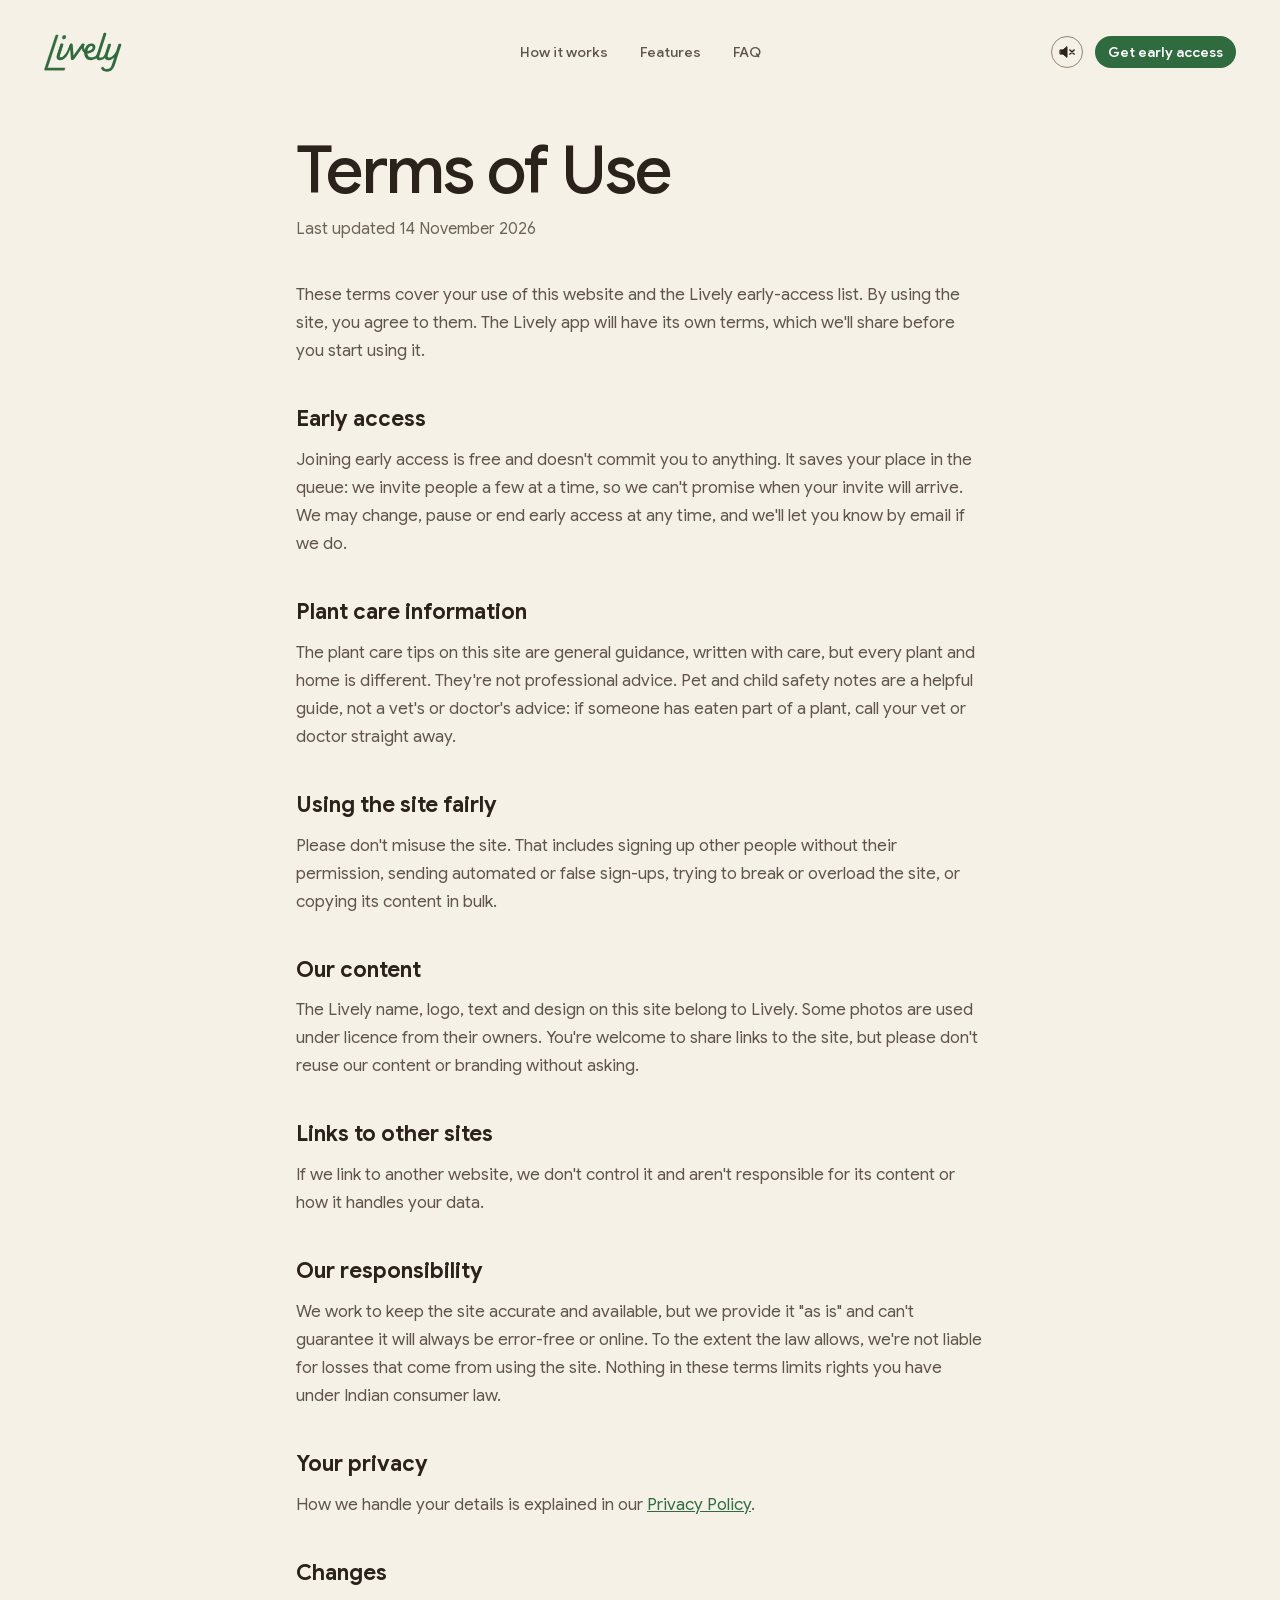
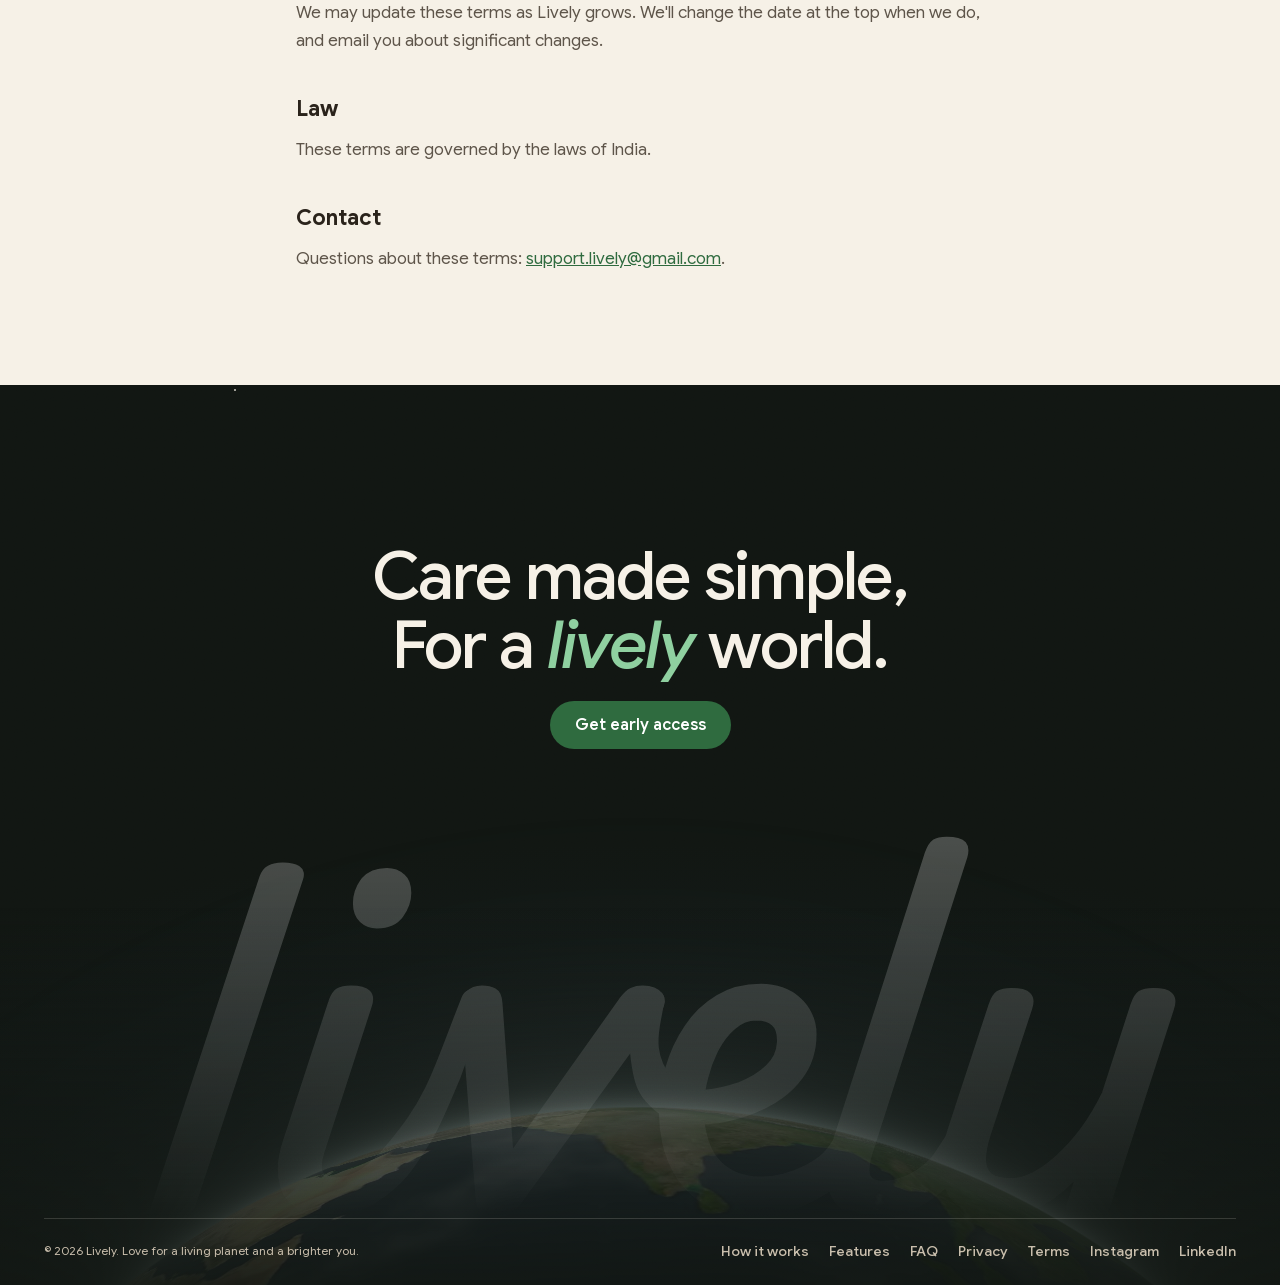
<file: terms/index.html>
<!DOCTYPE html><html lang="en" data-theme="light"><head><meta charset="utf-8"><meta name="viewport" content="width=device-width, initial-scale=1, viewport-fit=cover"><title>Terms of Use | Lively</title><meta name="description" content="The terms for using the Lively website and joining early access."><link rel="canonical" href="https://livelyworld.life/terms/"><meta name="color-scheme" content="light"><meta name="theme-color" content="#F6F1E7"><meta property="og:type" content="website"><meta property="og:site_name" content="Lively"><meta property="og:locale" content="en_GB"><meta property="og:title" content="Terms of Use | Lively"><meta property="og:description" content="The terms for using the Lively website and joining early access."><meta property="og:url" content="https://livelyworld.life/terms/"><meta property="og:image" content="https://livelyworld.life/og-image.jpg"><meta property="og:image:width" content="1200"><meta property="og:image:height" content="630"><meta property="og:image:alt" content="The Lively logo in white over dark green monstera leaves"><meta name="twitter:card" content="summary_large_image"><meta name="twitter:title" content="Terms of Use | Lively"><meta name="twitter:description" content="The terms for using the Lively website and joining early access."><meta name="twitter:image" content="https://livelyworld.life/og-image.jpg"><!-- Tab icon (14 Nov 2026): the "Lively Final logo" wordmark as an SVG that is black in a light browser and white
         in a dark one (its own prefers-color-scheme rule). favicon.ico (the logo on monstera leaves) is the fallback for
         browsers without SVG tab icons, mainly Safari; the home-screen icons use the monstera version too. --><link rel="icon" href="/favicon.ico" sizes="32x32"><link rel="icon" href="/favicon.svg" type="image/svg+xml"><link rel="apple-touch-icon" sizes="180x180" href="/apple-touch-icon.png"><link rel="manifest" href="/site.webmanifest"><!-- Google Sans is self-hosted (src/styles/fonts.css). The roman Latin file is fetched straight away, since the
         headline (the largest thing on screen) needs it; italic and Latin Extended load only if a page uses them. --><link rel="preload" href="/fonts/google-sans-v76-latin.woff2" as="font" type="font/woff2" crossorigin><!-- Scroll reveal (see .rise in page.css). Inline, so blocks are only hidden when this script can show them. --><script>
      if ('IntersectionObserver' in window) {
        document.documentElement.classList.add('reveal');
        addEventListener('DOMContentLoaded', () => {
          const io = new IntersectionObserver((entries) => {
            entries.forEach((e) => {
              if (e.isIntersecting) { e.target.classList.add('is-in'); io.unobserve(e.target); }
            });
          }, { rootMargin: '0px 0px -8% 0px', threshold: 0.12 });
          document.querySelectorAll('.rise, .rise-group').forEach((el) => {
            if (el.classList.contains('rise-group')) [...el.children].forEach((c, i) => c.style.setProperty('--i', i));
            io.observe(el);
          });
        });
      }
    </script><script type="application/ld+json">{"@context":"https://schema.org","@type":"Organization","name":"Lively","url":"https://livelyworld.life/","logo":"https://livelyworld.life/icon-512.png","sameAs":["https://www.instagram.com/livelyworld.life/","https://www.linkedin.com/company/livelyworld/"]}</script><script type="application/ld+json">{"@context":"https://schema.org","@type":"WebSite","name":"Lively","url":"https://livelyworld.life/"}</script><style>:root{--iti-flag-width:20px;--iti-flag-count:244}.iti__ac{--iti-flag-offset:0}.iti__ad{--iti-flag-offset:-1}.iti__ae{--iti-flag-offset:-2}.iti__af{--iti-flag-offset:-3}.iti__ag{--iti-flag-offset:-4}.iti__ai{--iti-flag-offset:-5}.iti__al{--iti-flag-offset:-6}.iti__am{--iti-flag-offset:-7}.iti__ao{--iti-flag-offset:-8}.iti__ar{--iti-flag-offset:-9}.iti__as{--iti-flag-offset:-10}.iti__at{--iti-flag-offset:-11}.iti__au{--iti-flag-offset:-12}.iti__aw{--iti-flag-offset:-13}.iti__ax{--iti-flag-offset:-14}.iti__az{--iti-flag-offset:-15}.iti__ba{--iti-flag-offset:-16}.iti__bb{--iti-flag-offset:-17}.iti__bd{--iti-flag-offset:-18}.iti__be{--iti-flag-offset:-19}.iti__bf{--iti-flag-offset:-20}.iti__bg{--iti-flag-offset:-21}.iti__bh{--iti-flag-offset:-22}.iti__bi{--iti-flag-offset:-23}.iti__bj{--iti-flag-offset:-24}.iti__bl{--iti-flag-offset:-25}.iti__bm{--iti-flag-offset:-26}.iti__bn{--iti-flag-offset:-27}.iti__bo{--iti-flag-offset:-28}.iti__bq{--iti-flag-offset:-29}.iti__br{--iti-flag-offset:-30}.iti__bs{--iti-flag-offset:-31}.iti__bt{--iti-flag-offset:-32}.iti__bw{--iti-flag-offset:-33}.iti__by{--iti-flag-offset:-34}.iti__bz{--iti-flag-offset:-35}.iti__ca{--iti-flag-offset:-36}.iti__cc{--iti-flag-offset:-37}.iti__cd{--iti-flag-offset:-38}.iti__cf{--iti-flag-offset:-39}.iti__cg{--iti-flag-offset:-40}.iti__ch{--iti-flag-offset:-41}.iti__ci{--iti-flag-offset:-42}.iti__ck{--iti-flag-offset:-43}.iti__cl{--iti-flag-offset:-44}.iti__cm{--iti-flag-offset:-45}.iti__cn{--iti-flag-offset:-46}.iti__co{--iti-flag-offset:-47}.iti__cr{--iti-flag-offset:-48}.iti__cu{--iti-flag-offset:-49}.iti__cv{--iti-flag-offset:-50}.iti__cw{--iti-flag-offset:-51}.iti__cx{--iti-flag-offset:-52}.iti__cy{--iti-flag-offset:-53}.iti__cz{--iti-flag-offset:-54}.iti__de{--iti-flag-offset:-55}.iti__dj{--iti-flag-offset:-56}.iti__dk{--iti-flag-offset:-57}.iti__dm{--iti-flag-offset:-58}.iti__do{--iti-flag-offset:-59}.iti__dz{--iti-flag-offset:-60}.iti__ec{--iti-flag-offset:-61}.iti__ee{--iti-flag-offset:-62}.iti__eg{--iti-flag-offset:-63}.iti__eh{--iti-flag-offset:-64}.iti__er{--iti-flag-offset:-65}.iti__es{--iti-flag-offset:-66}.iti__et{--iti-flag-offset:-67}.iti__fi{--iti-flag-offset:-68}.iti__fj{--iti-flag-offset:-69}.iti__fk{--iti-flag-offset:-70}.iti__fm{--iti-flag-offset:-71}.iti__fo{--iti-flag-offset:-72}.iti__fr{--iti-flag-offset:-73}.iti__ga{--iti-flag-offset:-74}.iti__gb{--iti-flag-offset:-75}.iti__gd{--iti-flag-offset:-76}.iti__ge{--iti-flag-offset:-77}.iti__gf{--iti-flag-offset:-78}.iti__gg{--iti-flag-offset:-79}.iti__gh{--iti-flag-offset:-80}.iti__gi{--iti-flag-offset:-81}.iti__gl{--iti-flag-offset:-82}.iti__gm{--iti-flag-offset:-83}.iti__gn{--iti-flag-offset:-84}.iti__gp{--iti-flag-offset:-85}.iti__gq{--iti-flag-offset:-86}.iti__gr{--iti-flag-offset:-87}.iti__gt{--iti-flag-offset:-88}.iti__gu{--iti-flag-offset:-89}.iti__gw{--iti-flag-offset:-90}.iti__gy{--iti-flag-offset:-91}.iti__hk{--iti-flag-offset:-92}.iti__hn{--iti-flag-offset:-93}.iti__hr{--iti-flag-offset:-94}.iti__ht{--iti-flag-offset:-95}.iti__hu{--iti-flag-offset:-96}.iti__id{--iti-flag-offset:-97}.iti__ie{--iti-flag-offset:-98}.iti__il{--iti-flag-offset:-99}.iti__im{--iti-flag-offset:-100}.iti__in{--iti-flag-offset:-101}.iti__io{--iti-flag-offset:-102}.iti__iq{--iti-flag-offset:-103}.iti__ir{--iti-flag-offset:-104}.iti__is{--iti-flag-offset:-105}.iti__it{--iti-flag-offset:-106}.iti__je{--iti-flag-offset:-107}.iti__jm{--iti-flag-offset:-108}.iti__jo{--iti-flag-offset:-109}.iti__jp{--iti-flag-offset:-110}.iti__ke{--iti-flag-offset:-111}.iti__kg{--iti-flag-offset:-112}.iti__kh{--iti-flag-offset:-113}.iti__ki{--iti-flag-offset:-114}.iti__km{--iti-flag-offset:-115}.iti__kn{--iti-flag-offset:-116}.iti__kp{--iti-flag-offset:-117}.iti__kr{--iti-flag-offset:-118}.iti__kw{--iti-flag-offset:-119}.iti__ky{--iti-flag-offset:-120}.iti__kz{--iti-flag-offset:-121}.iti__la{--iti-flag-offset:-122}.iti__lb{--iti-flag-offset:-123}.iti__lc{--iti-flag-offset:-124}.iti__li{--iti-flag-offset:-125}.iti__lk{--iti-flag-offset:-126}.iti__lr{--iti-flag-offset:-127}.iti__ls{--iti-flag-offset:-128}.iti__lt{--iti-flag-offset:-129}.iti__lu{--iti-flag-offset:-130}.iti__lv{--iti-flag-offset:-131}.iti__ly{--iti-flag-offset:-132}.iti__ma{--iti-flag-offset:-133}.iti__mc{--iti-flag-offset:-134}.iti__md{--iti-flag-offset:-135}.iti__me{--iti-flag-offset:-136}.iti__mf{--iti-flag-offset:-137}.iti__mg{--iti-flag-offset:-138}.iti__mh{--iti-flag-offset:-139}.iti__mk{--iti-flag-offset:-140}.iti__ml{--iti-flag-offset:-141}.iti__mm{--iti-flag-offset:-142}.iti__mn{--iti-flag-offset:-143}.iti__mo{--iti-flag-offset:-144}.iti__mp{--iti-flag-offset:-145}.iti__mq{--iti-flag-offset:-146}.iti__mr{--iti-flag-offset:-147}.iti__ms{--iti-flag-offset:-148}.iti__mt{--iti-flag-offset:-149}.iti__mu{--iti-flag-offset:-150}.iti__mv{--iti-flag-offset:-151}.iti__mw{--iti-flag-offset:-152}.iti__mx{--iti-flag-offset:-153}.iti__my{--iti-flag-offset:-154}.iti__mz{--iti-flag-offset:-155}.iti__na{--iti-flag-offset:-156}.iti__nc{--iti-flag-offset:-157}.iti__ne{--iti-flag-offset:-158}.iti__nf{--iti-flag-offset:-159}.iti__ng{--iti-flag-offset:-160}.iti__ni{--iti-flag-offset:-161}.iti__nl{--iti-flag-offset:-162}.iti__no{--iti-flag-offset:-163}.iti__np{--iti-flag-offset:-164}.iti__nr{--iti-flag-offset:-165}.iti__nu{--iti-flag-offset:-166}.iti__nz{--iti-flag-offset:-167}.iti__om{--iti-flag-offset:-168}.iti__pa{--iti-flag-offset:-169}.iti__pe{--iti-flag-offset:-170}.iti__pf{--iti-flag-offset:-171}.iti__pg{--iti-flag-offset:-172}.iti__ph{--iti-flag-offset:-173}.iti__pk{--iti-flag-offset:-174}.iti__pl{--iti-flag-offset:-175}.iti__pm{--iti-flag-offset:-176}.iti__pr{--iti-flag-offset:-177}.iti__ps{--iti-flag-offset:-178}.iti__pt{--iti-flag-offset:-179}.iti__pw{--iti-flag-offset:-180}.iti__py{--iti-flag-offset:-181}.iti__qa{--iti-flag-offset:-182}.iti__re{--iti-flag-offset:-183}.iti__ro{--iti-flag-offset:-184}.iti__rs{--iti-flag-offset:-185}.iti__ru{--iti-flag-offset:-186}.iti__rw{--iti-flag-offset:-187}.iti__sa{--iti-flag-offset:-188}.iti__sb{--iti-flag-offset:-189}.iti__sc{--iti-flag-offset:-190}.iti__sd{--iti-flag-offset:-191}.iti__se{--iti-flag-offset:-192}.iti__sg{--iti-flag-offset:-193}.iti__sh{--iti-flag-offset:-194}.iti__si{--iti-flag-offset:-195}.iti__sj{--iti-flag-offset:-196}.iti__sk{--iti-flag-offset:-197}.iti__sl{--iti-flag-offset:-198}.iti__sm{--iti-flag-offset:-199}.iti__sn{--iti-flag-offset:-200}.iti__so{--iti-flag-offset:-201}.iti__sr{--iti-flag-offset:-202}.iti__ss{--iti-flag-offset:-203}.iti__st{--iti-flag-offset:-204}.iti__sv{--iti-flag-offset:-205}.iti__sx{--iti-flag-offset:-206}.iti__sy{--iti-flag-offset:-207}.iti__sz{--iti-flag-offset:-208}.iti__tc{--iti-flag-offset:-209}.iti__td{--iti-flag-offset:-210}.iti__tg{--iti-flag-offset:-211}.iti__th{--iti-flag-offset:-212}.iti__tj{--iti-flag-offset:-213}.iti__tk{--iti-flag-offset:-214}.iti__tl{--iti-flag-offset:-215}.iti__tm{--iti-flag-offset:-216}.iti__tn{--iti-flag-offset:-217}.iti__to{--iti-flag-offset:-218}.iti__tr{--iti-flag-offset:-219}.iti__tt{--iti-flag-offset:-220}.iti__tv{--iti-flag-offset:-221}.iti__tw{--iti-flag-offset:-222}.iti__tz{--iti-flag-offset:-223}.iti__ua{--iti-flag-offset:-224}.iti__ug{--iti-flag-offset:-225}.iti__us{--iti-flag-offset:-226}.iti__uy{--iti-flag-offset:-227}.iti__uz{--iti-flag-offset:-228}.iti__va{--iti-flag-offset:-229}.iti__vc{--iti-flag-offset:-230}.iti__ve{--iti-flag-offset:-231}.iti__vg{--iti-flag-offset:-232}.iti__vi{--iti-flag-offset:-233}.iti__vn{--iti-flag-offset:-234}.iti__vu{--iti-flag-offset:-235}.iti__wf{--iti-flag-offset:-236}.iti__ws{--iti-flag-offset:-237}.iti__xk{--iti-flag-offset:-238}.iti__ye{--iti-flag-offset:-239}.iti__yt{--iti-flag-offset:-240}.iti__za{--iti-flag-offset:-241}.iti__zm{--iti-flag-offset:-242}.iti__zw{--iti-flag-offset:-243}:root{--iti-hover-color:#0000000d;--iti-border-color:#ccc;--iti-country-selector-bg:white;--iti-icon-color:#555;--iti-spacer-horizontal:10px;--iti-flag-height:calc(var(--iti-flag-width) * 3 / 4);--iti-globe-icon-size:17px;--iti-clear-icon-size:15px;--iti-close-icon-size:20px;--iti-border-width:1px;--iti-arrow-size:5px;--iti-arrow-width:1.5px;--iti-arrow-padding:7px;--iti-mobile-popup-margin:44px;--iti-strict-reject-flash-color:#ff00001f}.iti{display:inline-block;position:relative}.iti *{box-sizing:border-box}.iti input.iti__tel-input,.iti input.iti__tel-input[type=text],.iti input.iti__tel-input[type=tel]{z-index:0;min-width:100%;display:block;position:relative;margin:0!important}.iti__a11y-text{clip:rect(1px, 1px, 1px, 1px);width:1px;height:1px;position:absolute;overflow:hidden}.iti__country-container{padding:var(--iti-border-width);position:absolute;top:0;bottom:0;left:0}.iti__selected-country{z-index:1;height:100%;font-family:inherit;font-size:inherit;color:inherit;font-weight:inherit;line-height:inherit;background:0 0;border:0;border-radius:0;align-items:center;margin:0;padding:0;text-decoration:none;display:flex;position:relative}.iti__selected-country-primary{height:100%;padding:0 var(--iti-arrow-padding) 0 var(--iti-spacer-horizontal);align-items:center;display:flex}.iti__selected-dial-code{margin-left:4px}.iti__arrow{margin-left:var(--iti-arrow-padding);width:var(--iti-arrow-size);height:var(--iti-arrow-size);box-sizing:border-box;border-right:var(--iti-arrow-width) solid var(--iti-icon-color);border-bottom:var(--iti-arrow-width) solid var(--iti-icon-color);margin-top:-2px;transform:rotate(45deg)}.iti__arrow--up{margin-top:4px;transform:rotate(-135deg)}.iti__country-selector{background-color:var(--iti-country-selector-bg);border-radius:3px}.iti--inline-country-selector .iti__country-selector{border:var(--iti-border-width) solid var(--iti-border-color);box-shadow:1px 1px 4px #0003}.iti--inline-country-selector:not(.iti--detached-country-selector) .iti__country-selector{z-index:2;position:absolute;left:0}.iti__search-input{width:100%;padding-left:calc(var(--iti-spacer-horizontal) + var(--iti-globe-icon-size) + var(--iti-spacer-horizontal));padding-right:calc(var(--iti-spacer-horizontal) + var(--iti-clear-icon-size) + var(--iti-spacer-horizontal));border-width:0;border-radius:3px}[dir=rtl] .iti__search-input{padding-left:inherit;background-position:right 8px center;padding-right:30px}.iti__search-input::-webkit-search-cancel-button{appearance:none}.iti__search-input,.iti__country{padding-top:8px;padding-bottom:8px}.iti__search-input-wrapper{border-bottom:1px solid var(--iti-border-color);align-items:center;display:flex;position:relative}.iti__search-icon{left:var(--iti-spacer-horizontal);pointer-events:none;display:flex;position:absolute}[dir=rtl] .iti__search-icon{left:auto;right:var(--iti-spacer-horizontal)}.iti__search-icon-svg{width:var(--iti-globe-icon-size);height:var(--iti-globe-icon-size);stroke:var(--iti-icon-color);fill:none;stroke-width:3px;display:block}.iti__search-clear{right:calc(var(--iti-spacer-horizontal) / 2);cursor:pointer;padding:calc(var(--iti-spacer-horizontal) / 2);background:0 0;border:0;border-radius:3px;justify-content:center;align-items:center;transition:background-color .15s;display:flex;position:absolute}.iti__search-clear .iti__search-clear-x{stroke-width:2px}.iti__search-clear .iti__search-clear-bg{fill:var(--iti-icon-color)}[dir=rtl] .iti__search-clear{right:auto;left:var(--iti-spacer-horizontal)}.iti__search-clear:hover,.iti__search-clear:focus-visible{background:var(--iti-hover-color);outline:none}.iti__search-clear-svg{width:var(--iti-clear-icon-size);height:var(--iti-clear-icon-size);display:block}.iti__no-results{text-align:center;padding:30px 0}.iti__country-list{cursor:pointer;-webkit-overflow-scrolling:touch;outline:none;margin:0;padding:0;list-style:none;overflow-y:scroll}.iti--inline-country-selector .iti__country-list{max-height:185px}.iti--flexible-dropdown-width .iti__country-list{white-space:nowrap}@media (width<=500px){.iti--flexible-dropdown-width .iti__country-list{white-space:normal}}.iti__country{padding-left:var(--iti-spacer-horizontal);padding-right:var(--iti-spacer-horizontal);align-items:center;display:flex}.iti__country.iti__highlight{background-color:var(--iti-hover-color)}.iti__country-name{flex-grow:1}.iti__country-check{margin-left:var(--iti-spacer-horizontal);color:var(--iti-icon-color);align-items:center;display:flex}.iti__country-check-svg{width:var(--iti-clear-icon-size);height:var(--iti-clear-icon-size);display:block}.iti__country-list .iti__flag{margin-right:var(--iti-spacer-horizontal);flex-shrink:0}[dir=rtl] :is(.iti__country-list .iti__flag){margin-right:0;margin-left:var(--iti-spacer-horizontal)}:is(.iti--has-country-selector .iti__country-container:has(+input[disabled]),.iti--has-country-selector .iti__country-container:has(+input[readonly])) button.iti__selected-country{cursor:not-allowed}:is(.iti--has-country-selector .iti__country-container:has(+input[disabled]),.iti--has-country-selector .iti__country-container:has(+input[readonly])) button.iti__selected-country .iti__arrow{visibility:hidden}.iti--has-country-selector .iti__country-container:not(:has(+input[disabled])):not(:has(+input[readonly])) .iti__selected-country-primary:hover,.iti--has-country-selector .iti__country-container:not(:has(+input[disabled])):not(:has(+input[readonly])) .iti__selected-country[aria-expanded=true] .iti__selected-country-primary{background-color:var(--iti-hover-color)}.iti--detached-country-selector{z-index:1060;position:fixed;top:-1000px;left:-1000px}.iti--detached-country-selector:hover{cursor:pointer}.iti--detached-country-selector{top:calc(anchor(bottom) + 3px);left:anchor(left);position-try-fallbacks:--iti-flip-above}@position-try --iti-flip-above{top:auto;bottom:calc(anchor(top) + 3px)}.iti__hide{display:none}.iti__v-hide{visibility:hidden}.iti--fullscreen-popup.iti--detached-country-selector{padding:var(--iti-mobile-popup-margin);padding-bottom:calc(var(--iti-mobile-popup-margin) + var(--iti-virtual-keyboard-height,0px));background-color:#00000080;flex-direction:column;justify-content:flex-start;display:flex;position:fixed;inset:0}.iti--fullscreen-popup .iti__country-selector{flex-direction:column;max-height:100%;display:flex;position:relative}.iti--fullscreen-popup .iti__close-button{bottom:100%;right:calc(-1 * var(--iti-mobile-popup-margin));width:var(--iti-mobile-popup-margin);height:var(--iti-mobile-popup-margin);color:#fff;cursor:pointer;background:0 0;border:0;border-radius:3px;justify-content:center;align-items:center;padding:0;display:flex;position:absolute}[dir=rtl] :is(.iti--fullscreen-popup .iti__close-button){right:auto;left:calc(-1 * var(--iti-mobile-popup-margin))}.iti--fullscreen-popup .iti__close-button:focus-visible{outline-offset:-2px;outline:2px solid}.iti--fullscreen-popup .iti__close-button-svg{width:var(--iti-close-icon-size);height:var(--iti-close-icon-size);fill:none;stroke:currentColor;stroke-width:1.75px;stroke-linecap:round;display:block}.iti--fullscreen-popup .iti__country,.iti--fullscreen-popup .iti__search-input{padding-top:10px;padding-bottom:10px}.iti--fullscreen-popup .iti__search-input{font-size:max(16px,1em)}.iti--fullscreen-popup .iti__country{padding-left:10px;padding-right:10px;line-height:1.5em}.iti__flag{height:var(--iti-flag-height);width:var(--iti-flag-width);background-image:image-set(var(--iti-path-flags-1x) 1x, var(--iti-path-flags-2x) 2x);background-repeat:no-repeat;background-position:calc(var(--iti-flag-offset,100) * var(--iti-flag-width)) 0;background-size:calc(var(--iti-flag-count) * var(--iti-flag-width)) var(--iti-flag-height);border-radius:1px;box-shadow:0 0 1px #888}.iti__loading{box-shadow:none;background:0 0;position:relative}.iti__loading:after{content:"";width:var(--iti-flag-height);height:var(--iti-flag-height);box-sizing:border-box;border:2px solid var(--iti-icon-color);border-right-color:#0000;border-radius:50%;margin:auto;animation:1s linear infinite iti-spinner;position:absolute;inset:0}@keyframes iti-spinner{to{transform:rotate(360deg)}}.iti__strict-reject-animation .iti__tel-input,.iti__strict-reject-animation .iti__selected-country{animation:.3s cubic-bezier(.36,.07,.19,.97) iti-strict-reject-shake}@media (prefers-reduced-motion:reduce){.iti__strict-reject-animation .iti__tel-input{animation:.3s ease-out both iti-strict-reject-flash}.iti__strict-reject-animation .iti__selected-country{animation:none}}@keyframes iti-strict-reject-shake{10%,90%{transform:translate(-1px)}20%,80%{transform:translate(2px)}30%,50%,70%{transform:translate(-3px)}40%,60%{transform:translate(3px)}}@keyframes iti-strict-reject-flash{40%{background-color:var(--iti-strict-reject-flash-color)}}.iti__globe{box-shadow:none;height:var(--iti-globe-icon-size);background:0 0;justify-content:center;align-items:center;padding:0;display:flex}.iti__globe .iti__globe-svg{width:100%;height:100%;fill:var(--iti-icon-color)}@supports ((-webkit-appearance:none)) and (not (background:-webkit-canvas(foo))){.iti__tel-input:focus{outline-offset:1px}}:root{--iti-path-flags-1x:url(/_astro/flags.DjVgN9ag.webp);--iti-path-flags-2x:url(/_astro/flags@2x.QBzdwbZ8.webp)}
@font-face{font-family:Google Sans;font-style:normal;font-weight:400 700;font-display:swap;src:url(/fonts/google-sans-v76-latin.woff2)format("woff2");unicode-range:U+??,U+131,U+152-153,U+2BB-2BC,U+2C6,U+2DA,U+2DC,U+304,U+308,U+329,U+2000-206F,U+20AC,U+2122,U+2191,U+2193,U+2212,U+2215,U+FEFF,U+FFFD}@font-face{font-family:Google Sans;font-style:normal;font-weight:400 700;font-display:swap;src:url(/fonts/google-sans-v76-latin-ext.woff2)format("woff2");unicode-range:U+100-2BA,U+2BD-2C5,U+2C7-2CC,U+2CE-2D7,U+2DD-2FF,U+304,U+308,U+329,U+1D00-1DBF,U+1E00-1E9F,U+1EF2-1EFF,U+2020,U+20A0-20AB,U+20AD-20C4,U+2113,U+2C60-2C7F,U+A720-A7FF}@font-face{font-family:Google Sans;font-style:italic;font-weight:400 700;font-display:swap;src:url(/fonts/google-sans-v76-italic-latin.woff2)format("woff2");unicode-range:U+??,U+131,U+152-153,U+2BB-2BC,U+2C6,U+2DA,U+2DC,U+304,U+308,U+329,U+2000-206F,U+20AC,U+2122,U+2191,U+2193,U+2212,U+2215,U+FEFF,U+FFFD}@font-face{font-family:Google Sans;font-style:italic;font-weight:400 700;font-display:swap;src:url(/fonts/google-sans-v76-italic-latin-ext.woff2)format("woff2");unicode-range:U+100-2BA,U+2BD-2C5,U+2C7-2CC,U+2CE-2D7,U+2DD-2FF,U+304,U+308,U+329,U+1D00-1DBF,U+1E00-1E9F,U+1EF2-1EFF,U+2020,U+20A0-20AB,U+20AD-20C4,U+2113,U+2C60-2C7F,U+A720-A7FF}:root{color-scheme:light;--white:#fff;--black:#000;--linen-50:#fffcf6;--linen-100:#f6f1e7;--linen-200:#ede5d6;--linen-300:#ddd4c4;--linen-400:#c9beac;--linen-500:#b7b0a2;--linen-600:#ada697;--linen-700:#9c9587;--soil-300:#9a7a5e;--soil-400:#8f8474;--soil-500:#6b6255;--soil-600:#5e554a;--soil-700:#4a3626;--soil-900:#2a231b;--night-400:#707b71;--night-500:#646f65;--night-700:#343d35;--night-800:#29312a;--night-850:#202721;--night-880:#1e241f;--night-900:#181e19;--night-940:#161b17;--night-950:#111612;--night-990:#0d110e;--green-50:#e2eddd;--green-100:#d9e7d5;--green-150:#cfe0cb;--green-200:#bfe6c8;--green-250:#a7dcb4;--green-300:#8fd0a0;--green-600:#2f6b3f;--green-700:#265934;--green-800:#1e4a2a;--green-850:#2a4331;--green-875:#233a2a;--green-900:#1d3324;--green-950:#15251a;--green-975:#0f1d13;--terracotta-50:#f6e1d3;--terracotta-300:#f29a72;--terracotta-400:#ee8a5e;--terracotta-500:#d2693c;--terracotta-700:#a4471f;--terracotta-900:#3a2a20;--terracotta-950:#2b1f17;--mud-50:#ebddcb;--mud-200:#d6b793;--mud-300:#cdaa84;--mud-500:#b08a66;--mud-700:#77583a;--mud-900:#30291f;--mud-950:#241f17;--amber-50:#f7e9cc;--amber-300:#f2c26b;--amber-700:#8a5600;--amber-900:#33280f;--amber-950:#261e0b;--red-50:#f8dce2;--red-300:#ff8fa6;--red-700:#b3123f;--red-900:#3a1a22;--red-950:#2a1218;--blue-50:#dfe9f4;--blue-300:#8dbde8;--blue-700:#2b5a8c;--blue-900:#172839;--blue-950:#111d2a;--plum-300:#c58bbe;--plum-600:#8e4f86;--sage-400:#a6bba4;--black-a45:#00000073;--black-a70:#000000b3;--black-a82:#000000d1;--linen-a16:#f6f1e729;--linen-a35:#f6f1e759;--color-bg-canvas:var(--linen-100);--color-bg-surface:var(--linen-50);--color-bg-raised:var(--white);--color-bg-subtle:var(--linen-200);--color-bg-inverse:var(--green-900);--color-bg-inverse-soil:var(--soil-900);--color-bg-inverse-earth:var(--mud-900);--color-bg-inverse-night:var(--night-850);--color-bg-inverse-deep:var(--night-950);--color-bg-glass-inverse:var(--black-a70);--color-bg-scrim:var(--black-a82);--color-overlay-image:var(--black-a45);--color-overlay-photo:var(--soil-900);--color-bg-translucent:#f6f1e7eb;--color-bg-accent-subtle:var(--green-50);--color-bg-signal-subtle:var(--terracotta-50);--color-bg-earth-subtle:var(--mud-50);--color-bg-success-subtle:var(--green-50);--color-bg-warning-subtle:var(--amber-50);--color-bg-danger-subtle:var(--red-50);--color-bg-info-subtle:var(--blue-50);--color-bg-neutral-strong:var(--soil-600);--color-bg-success-strong:var(--green-600);--color-bg-warning-strong:var(--amber-700);--color-bg-danger-strong:var(--red-700);--color-bg-info-strong:var(--blue-700);--color-text-primary:var(--soil-900);--color-text-secondary:var(--soil-600);--color-text-tertiary:var(--soil-500);--color-text-inverse:var(--linen-100);--color-text-inverse-secondary:var(--linen-400);--color-text-accent-inverse:var(--green-300);--color-text-earth-inverse:var(--mud-200);--color-text-danger-inverse:var(--red-300);--color-text-accent:var(--green-600);--color-text-link:var(--color-text-accent);--color-text-on-accent:var(--white);--color-text-on-strong:var(--white);--color-text-signal:var(--terracotta-700);--color-text-earth:var(--mud-700);--color-text-success:var(--green-600);--color-text-warning:var(--amber-700);--color-text-danger:var(--red-700);--color-text-info:var(--blue-700);--color-border-subtle:var(--linen-300);--color-border-default:var(--soil-400);--color-border-focus:var(--green-600);--color-border-focus-inverse:var(--green-300);--color-border-inverse-subtle:var(--linen-a16);--color-border-inverse-default:var(--linen-a35);--color-border-success:var(--green-600);--color-border-danger:var(--red-700);--color-accent:var(--green-600);--color-signal:var(--terracotta-500);--color-earth:var(--mud-500);--color-soil:var(--soil-700);--color-decor-sage:var(--sage-400);--color-logo-glass:var(--white);--color-action-primary:var(--green-600);--color-action-primary-hover:var(--green-700);--color-action-primary-active:var(--green-800);--color-action-secondary:var(--green-50);--color-action-secondary-hover:var(--green-100);--color-action-secondary-active:var(--green-150);--color-icon-success:var(--green-600);--color-icon-warning:var(--amber-700);--color-icon-danger:var(--red-700);--color-icon-info:var(--blue-700);--color-device-frame:var(--soil-900);--color-chart-1:var(--green-600);--color-chart-2:var(--terracotta-500);--color-chart-3:var(--blue-700);--color-chart-4:var(--amber-700);--color-chart-5:var(--soil-500);--color-chart-6:var(--plum-600);--shadow-sm:0 1px 2px #1c1f260f;--shadow-md:0 6px 20px #1c1f261a;--shadow-lg:0 24px 60px #1c1f262e;--shadow-glow-accent:0 0 4px #8fd0a0, 0 0 12px #8fd0a0b3, 0 0 24px #2f6b3f59;--space-0:0px;--space-0-5:2px;--space-1:4px;--space-2:8px;--space-3:12px;--space-4:16px;--space-5:20px;--space-6:24px;--space-7:28px;--space-8:32px;--space-10:40px;--space-12:48px;--space-16:64px;--space-24:96px;--space-32:128px;--space-40:160px;--radius-none:0px;--radius-2xs:2px;--radius-xs:4px;--radius-sm:8px;--radius-md:10px;--radius-lg:12px;--radius-xl:20px;--radius-2xl:36px;--radius-full:9999px;--size-touch-target:44px;--size-control-lg:48px;--size-control-md:40px;--size-control-sm:32px;--size-icon-sm:16px;--size-icon-md:20px;--size-icon-lg:24px;--size-avatar-sm:32px;--size-avatar-md:44px;--layout-content-max:1240px;--layout-text-max-width:64ch;--layout-gutter-mobile:16px;--layout-gutter-tablet:24px;--layout-gutter-desktop:32px;--layout-header-height:64px;--layout-sidebar-width:248px;--breakpoint-sm:640px;--breakpoint-md:768px;--breakpoint-lg:1024px;--breakpoint-xl:1280px;--breakpoint-2xl:1440px;--z-base:0;--z-sticky:100;--z-dropdown:200;--z-banner:300;--z-modal:400;--z-toast:500;--duration-fast:.15s;--duration-normal:.25s;--duration-slow:.5s;--easing-standard:cubic-bezier(.2, .7, .2, 1);--easing-emphasized:cubic-bezier(.3, 0, 0, 1);--fluid-text-display-xl:clamp(2.75rem, 1.5rem + 5.556vw, 6.5rem);--fluid-text-display-lg:clamp(2.25rem, 1.5rem + 3.333vw, 4.5rem);--fluid-text-display-md:clamp(1.875rem, 1.5rem + 1.667vw, 3rem);--fluid-text-lead:clamp(1.125rem, 1.0625rem + .278vw, 1.3125rem);--fluid-space-section:clamp(4.5rem, 3.083rem + 6.296vw, 8.75rem);--fluid-space-reveal:10px;--font-sans:"Google Sans", system-ui, -apple-system, "Segoe UI", Roboto, sans-serif}@media (prefers-color-scheme:dark){:root:not([data-theme=light]){color-scheme:dark;--color-bg-canvas:var(--night-950);--color-bg-surface:var(--night-900);--color-bg-raised:var(--night-850);--color-bg-subtle:var(--night-800);--color-bg-inverse:var(--green-950);--color-bg-inverse-soil:var(--mud-950);--color-bg-inverse-earth:var(--mud-950);--color-bg-inverse-night:var(--night-900);--color-bg-inverse-deep:var(--night-990);--color-bg-glass-inverse:var(--black-a70);--color-bg-scrim:var(--black-a82);--color-overlay-image:var(--black-a45);--color-overlay-photo:var(--night-950);--color-bg-translucent:#111612e6;--color-bg-accent-subtle:var(--green-900);--color-bg-signal-subtle:var(--terracotta-900);--color-bg-earth-subtle:var(--mud-900);--color-bg-success-subtle:var(--green-900);--color-bg-warning-subtle:var(--amber-900);--color-bg-danger-subtle:var(--red-900);--color-bg-info-subtle:var(--blue-900);--color-bg-neutral-strong:var(--linen-500);--color-bg-success-strong:var(--green-300);--color-bg-warning-strong:var(--amber-300);--color-bg-danger-strong:var(--red-300);--color-bg-info-strong:var(--blue-300);--color-text-primary:var(--linen-200);--color-text-secondary:var(--linen-500);--color-text-tertiary:var(--linen-700);--color-text-inverse:var(--linen-200);--color-text-inverse-secondary:var(--linen-500);--color-text-accent-inverse:var(--green-300);--color-text-earth-inverse:var(--mud-200);--color-text-danger-inverse:var(--red-300);--color-text-accent:var(--green-300);--color-text-link:var(--color-text-accent);--color-text-on-accent:var(--green-975);--color-text-on-strong:var(--night-950);--color-text-signal:var(--terracotta-300);--color-text-earth:var(--mud-200);--color-text-success:var(--green-300);--color-text-warning:var(--amber-300);--color-text-danger:var(--red-300);--color-text-info:var(--blue-300);--color-border-subtle:var(--night-700);--color-border-default:var(--night-400);--color-border-focus:var(--green-300);--color-border-focus-inverse:var(--green-300);--color-border-inverse-subtle:var(--linen-a16);--color-border-inverse-default:var(--linen-a35);--color-border-success:var(--green-300);--color-border-danger:var(--red-300);--color-accent:var(--green-300);--color-signal:var(--terracotta-400);--color-earth:var(--mud-300);--color-soil:var(--soil-300);--color-decor-sage:var(--sage-400);--color-logo-glass:var(--white);--color-action-primary:var(--green-300);--color-action-primary-hover:var(--green-250);--color-action-primary-active:var(--green-200);--color-action-secondary:var(--green-900);--color-action-secondary-hover:var(--green-875);--color-action-secondary-active:var(--green-850);--color-icon-success:var(--green-300);--color-icon-warning:var(--amber-300);--color-icon-danger:var(--red-300);--color-icon-info:var(--blue-300);--color-device-frame:var(--night-700);--color-chart-1:var(--green-300);--color-chart-2:var(--terracotta-400);--color-chart-3:var(--blue-300);--color-chart-4:var(--amber-300);--color-chart-5:var(--linen-500);--color-chart-6:var(--plum-300);--shadow-sm:0 1px 2px #0006;--shadow-md:0 6px 20px #0006;--shadow-lg:0 24px 60px #00000080;--shadow-glow-accent:0 0 4px #8fd0a0, 0 0 12px #8fd0a0b3, 0 0 24px #2f6b3f59}}:root[data-theme=dark]{color-scheme:dark;--color-bg-canvas:var(--night-950);--color-bg-surface:var(--night-900);--color-bg-raised:var(--night-850);--color-bg-subtle:var(--night-800);--color-bg-inverse:var(--green-950);--color-bg-inverse-soil:var(--mud-950);--color-bg-inverse-earth:var(--mud-950);--color-bg-inverse-night:var(--night-900);--color-bg-inverse-deep:var(--night-990);--color-bg-glass-inverse:var(--black-a70);--color-bg-scrim:var(--black-a82);--color-overlay-image:var(--black-a45);--color-overlay-photo:var(--night-950);--color-bg-translucent:#111612e6;--color-bg-accent-subtle:var(--green-900);--color-bg-signal-subtle:var(--terracotta-900);--color-bg-earth-subtle:var(--mud-900);--color-bg-success-subtle:var(--green-900);--color-bg-warning-subtle:var(--amber-900);--color-bg-danger-subtle:var(--red-900);--color-bg-info-subtle:var(--blue-900);--color-bg-neutral-strong:var(--linen-500);--color-bg-success-strong:var(--green-300);--color-bg-warning-strong:var(--amber-300);--color-bg-danger-strong:var(--red-300);--color-bg-info-strong:var(--blue-300);--color-text-primary:var(--linen-200);--color-text-secondary:var(--linen-500);--color-text-tertiary:var(--linen-700);--color-text-inverse:var(--linen-200);--color-text-inverse-secondary:var(--linen-500);--color-text-accent-inverse:var(--green-300);--color-text-earth-inverse:var(--mud-200);--color-text-danger-inverse:var(--red-300);--color-text-accent:var(--green-300);--color-text-link:var(--color-text-accent);--color-text-on-accent:var(--green-975);--color-text-on-strong:var(--night-950);--color-text-signal:var(--terracotta-300);--color-text-earth:var(--mud-200);--color-text-success:var(--green-300);--color-text-warning:var(--amber-300);--color-text-danger:var(--red-300);--color-text-info:var(--blue-300);--color-border-subtle:var(--night-700);--color-border-default:var(--night-400);--color-border-focus:var(--green-300);--color-border-focus-inverse:var(--green-300);--color-border-inverse-subtle:var(--linen-a16);--color-border-inverse-default:var(--linen-a35);--color-border-success:var(--green-300);--color-border-danger:var(--red-300);--color-accent:var(--green-300);--color-signal:var(--terracotta-400);--color-earth:var(--mud-300);--color-soil:var(--soil-300);--color-decor-sage:var(--sage-400);--color-logo-glass:var(--white);--color-action-primary:var(--green-300);--color-action-primary-hover:var(--green-250);--color-action-primary-active:var(--green-200);--color-action-secondary:var(--green-900);--color-action-secondary-hover:var(--green-875);--color-action-secondary-active:var(--green-850);--color-icon-success:var(--green-300);--color-icon-warning:var(--amber-300);--color-icon-danger:var(--red-300);--color-icon-info:var(--blue-300);--color-device-frame:var(--night-700);--color-chart-1:var(--green-300);--color-chart-2:var(--terracotta-400);--color-chart-3:var(--blue-300);--color-chart-4:var(--amber-300);--color-chart-5:var(--linen-500);--color-chart-6:var(--plum-300);--shadow-sm:0 1px 2px #0006;--shadow-md:0 6px 20px #0006;--shadow-lg:0 24px 60px #00000080;--shadow-glow-accent:0 0 4px #8fd0a0, 0 0 12px #8fd0a0b3, 0 0 24px #2f6b3f59}:root[data-theme=black]{color-scheme:dark;--color-bg-canvas:var(--black);--color-bg-surface:var(--night-990);--color-bg-raised:var(--night-940);--color-bg-subtle:var(--night-880);--color-bg-inverse:var(--green-975);--color-bg-inverse-soil:var(--mud-950);--color-bg-inverse-earth:var(--mud-950);--color-bg-inverse-night:var(--night-990);--color-bg-inverse-deep:var(--black);--color-bg-glass-inverse:var(--black-a70);--color-bg-scrim:var(--black-a82);--color-overlay-image:var(--black-a45);--color-overlay-photo:var(--black);--color-bg-translucent:#000000e0;--color-bg-accent-subtle:var(--green-950);--color-bg-signal-subtle:var(--terracotta-950);--color-bg-earth-subtle:var(--mud-950);--color-bg-success-subtle:var(--green-950);--color-bg-warning-subtle:var(--amber-950);--color-bg-danger-subtle:var(--red-950);--color-bg-info-subtle:var(--blue-950);--color-bg-neutral-strong:var(--linen-600);--color-bg-success-strong:var(--green-300);--color-bg-warning-strong:var(--amber-300);--color-bg-danger-strong:var(--red-300);--color-bg-info-strong:var(--blue-300);--color-text-primary:var(--linen-200);--color-text-secondary:var(--linen-600);--color-text-tertiary:var(--linen-700);--color-text-inverse:var(--linen-200);--color-text-inverse-secondary:var(--linen-600);--color-text-accent-inverse:var(--green-300);--color-text-earth-inverse:var(--mud-200);--color-text-danger-inverse:var(--red-300);--color-text-accent:var(--green-300);--color-text-link:var(--color-text-accent);--color-text-on-accent:var(--green-975);--color-text-on-strong:var(--night-950);--color-text-signal:var(--terracotta-300);--color-text-earth:var(--mud-200);--color-text-success:var(--green-300);--color-text-warning:var(--amber-300);--color-text-danger:var(--red-300);--color-text-info:var(--blue-300);--color-border-subtle:var(--night-800);--color-border-default:var(--night-500);--color-border-focus:var(--green-300);--color-border-focus-inverse:var(--green-300);--color-border-inverse-subtle:var(--linen-a16);--color-border-inverse-default:var(--linen-a35);--color-border-success:var(--green-300);--color-border-danger:var(--red-300);--color-accent:var(--green-300);--color-signal:var(--terracotta-400);--color-earth:var(--mud-300);--color-soil:var(--soil-300);--color-decor-sage:var(--sage-400);--color-logo-glass:var(--white);--color-action-primary:var(--green-300);--color-action-primary-hover:var(--green-250);--color-action-primary-active:var(--green-200);--color-action-secondary:var(--green-950);--color-action-secondary-hover:var(--green-900);--color-action-secondary-active:var(--green-875);--color-icon-success:var(--green-300);--color-icon-warning:var(--amber-300);--color-icon-danger:var(--red-300);--color-icon-info:var(--blue-300);--color-device-frame:var(--night-700);--color-chart-1:var(--green-300);--color-chart-2:var(--terracotta-400);--color-chart-3:var(--blue-300);--color-chart-4:var(--amber-300);--color-chart-5:var(--linen-600);--color-chart-6:var(--plum-300);--shadow-sm:0 1px 2px #0006;--shadow-md:0 6px 20px #0006;--shadow-lg:0 24px 60px #00000080;--shadow-glow-accent:0 0 4px #8fd0a0, 0 0 12px #8fd0a0b3, 0 0 24px #2f6b3f59}.text-display-xl{font-family:var(--font-sans);letter-spacing:-.035em;font-size:104px;font-weight:600;line-height:1}.text-display-lg{font-family:var(--font-sans);letter-spacing:-.03em;font-size:72px;font-weight:500;line-height:1.04}.text-display-md{font-family:var(--font-sans);letter-spacing:-.02em;font-size:48px;font-weight:500;line-height:1.1}.text-display-emphasis{font-family:var(--font-sans);letter-spacing:-.03em;font-size:72px;font-style:italic;font-weight:500;line-height:1.04}.text-numeral{font-family:var(--font-sans);font-size:15px;font-weight:500;line-height:1.2}.text-heading-lg{font-family:var(--font-sans);letter-spacing:-.01em;font-size:28px;font-weight:600;line-height:1.2}.text-heading-md{font-family:var(--font-sans);font-size:22px;font-weight:600;line-height:1.25}.text-heading-sm{font-family:var(--font-sans);font-size:18px;font-weight:600;line-height:1.3}.text-lead{font-family:var(--font-sans);font-size:21px;font-weight:400;line-height:1.5}.text-body-lg{font-family:var(--font-sans);font-size:17px;font-weight:400;line-height:1.55}.text-body-md{font-family:var(--font-sans);font-size:16px;font-weight:400;line-height:1.5}.text-body-sm{font-family:var(--font-sans);font-size:14px;font-weight:400;line-height:1.45}.text-caption{font-family:var(--font-sans);font-size:12px;font-weight:400;line-height:1.4}.text-code{font-family:var(--font-sans);font-size:13px;font-weight:400;line-height:1.45}.text-label-lg{font-family:var(--font-sans);font-size:16px;font-weight:600;line-height:1}.text-label-md{font-family:var(--font-sans);font-size:14px;font-weight:500;line-height:1.3}.text-label-sm{font-family:var(--font-sans);font-size:12px;font-weight:500;line-height:1.3}.text-overline{font-family:var(--font-sans);letter-spacing:.08em;font-size:12px;font-weight:600;line-height:1.3}.text-brand-wordmark{font-family:var(--font-sans);letter-spacing:-.02em;font-size:28px;font-weight:600;line-height:1}:root{--control-height:var(--size-control-lg);--control-height-sm:var(--size-control-md);--card-padding:var(--space-6);--table-cell-padding-y:var(--space-3)}:root[data-density=compact]{--control-height:var(--size-control-md);--control-height-sm:var(--size-control-sm);--card-padding:var(--space-4);--table-cell-padding-y:var(--space-2)}*,:before,:after{box-sizing:border-box}html{-webkit-text-size-adjust:100%;text-size-adjust:100%}body{background:var(--color-bg-canvas);min-width:320px;color:var(--color-text-primary);font-family:var(--font-sans);-webkit-font-smoothing:antialiased;margin:0;font-size:16px;line-height:1.5}h1,h2,h3,h4{text-wrap:balance;margin:0}p{margin:0}:focus-visible{outline:2px solid var(--focus-ring-color,var(--color-border-focus));outline-offset:3px;border-radius:var(--radius-xs)}.lv-visually-hidden{clip:rect(0 0 0 0);white-space:nowrap;border:0;width:1px;height:1px;margin:-1px;padding:0;position:absolute;overflow:hidden}.text-display-xl,.text-display-lg,.text-display-md,.text-display-emphasis,.text-numeral{font-family:var(--font-sans)}.text-display-xl{font-size:var(--fluid-text-display-xl)}.text-display-lg{font-size:var(--fluid-text-display-lg)}.text-display-md{font-size:var(--fluid-text-display-md)}.text-lead{font-size:var(--fluid-text-lead);color:var(--color-text-primary);max-width:var(--layout-text-max-width)}.text-body-lg,.text-body-md,.text-body-sm{color:var(--color-text-secondary);max-width:var(--layout-text-max-width)}.text-overline,.text-label-sm{text-transform:uppercase}.text-overline{color:var(--color-text-secondary)}.text-caption{color:var(--color-text-tertiary)}.text-numeral{color:var(--color-text-accent);font-variant-numeric:tabular-nums}.text-code{font-variant-numeric:tabular-nums slashed-zero}.text-display-xl em,.text-display-lg em,.text-display-md em,.lv-emphasis{font-style:italic;font-weight:inherit;color:var(--color-accent)}.lv-container{max-width:var(--layout-content-max);padding-inline:var(--layout-gutter-mobile);margin-inline:auto}@media (width>=768px){.lv-container{padding-inline:var(--layout-gutter-tablet)}}.lv-section{padding-block:var(--fluid-space-section)}.lv-section--subtle{background:var(--color-bg-subtle)}.lv-section--subtle .text-caption{color:var(--color-text-secondary)}.lv-stack{gap:var(--space-4);flex-direction:column;display:flex}.lv-inline{align-items:center;gap:var(--space-3);flex-wrap:wrap;display:flex}.lv-wordmark{font-family:var(--font-sans);letter-spacing:-.02em;color:var(--color-accent);font-size:28px;font-weight:600;line-height:1;text-decoration:none}.lv-wordmark--sm{font-size:18px}.lv-button{justify-content:center;align-items:center;gap:var(--space-2);min-height:var(--control-height);padding-inline:var(--space-6);border-radius:var(--radius-full);font:600 16px/1 var(--font-sans);cursor:pointer;-webkit-tap-highlight-color:transparent;transition:background-color var(--duration-fast) var(--easing-standard), border-color var(--duration-fast) var(--easing-standard), transform var(--duration-fast) var(--easing-standard);border:1px solid #0000;text-decoration:none;display:inline-flex}.lv-button:active,.lv-button.is-active{transform:scale(.98)}.lv-button:focus-visible,.lv-button.is-focused{outline:2px solid var(--focus-ring-color,var(--color-border-focus));outline-offset:2px;border-radius:var(--radius-full)}.lv-button--primary{background:var(--color-action-primary);color:var(--color-text-on-accent)}.lv-button--primary:hover,.lv-button--primary.is-hovered{background:var(--color-action-primary-hover)}.lv-button--primary:active,.lv-button--primary.is-active{background:var(--color-action-primary-active)}.lv-button--secondary{background:var(--color-action-secondary);color:var(--color-text-accent)}.lv-button--secondary:hover,.lv-button--secondary.is-hovered{background:var(--color-action-secondary-hover)}.lv-button--secondary:active,.lv-button--secondary.is-active{background:var(--color-action-secondary-active)}.lv-button--tertiary{color:var(--color-text-accent);padding-inline:var(--space-4);background:0 0}.lv-button--tertiary:hover,.lv-button--tertiary.is-hovered{background:var(--color-action-secondary)}.lv-button--tertiary:active,.lv-button--tertiary.is-active{background:var(--color-action-secondary-active)}.lv-button--danger{color:var(--color-text-danger);border-color:var(--color-border-danger);background:0 0}.lv-button--danger:hover,.lv-button--danger.is-hovered{background:var(--color-bg-danger-subtle)}.lv-button--danger:active,.lv-button--danger.is-active{background:var(--color-bg-danger-subtle);border-width:2px}.lv-button--sm{min-height:var(--control-height-sm);padding-inline:var(--space-4);font-size:14px}.lv-button--full-width{width:100%}.lv-button:disabled,.lv-button[aria-disabled=true]{opacity:.45;cursor:not-allowed;pointer-events:none;transform:none}.lv-button[aria-busy=true]{cursor:progress}.lv-button[aria-busy=true]:before{content:"";border-radius:var(--radius-full);border:2px solid;border-right-color:#0000;width:16px;height:16px;animation:.7s linear infinite lv-spin}@keyframes lv-spin{to{transform:rotate(360deg)}}.lv-link{color:var(--color-text-link);text-underline-offset:3px;text-decoration:underline 1px}.lv-link:hover{text-decoration-thickness:2px}.lv-badge{align-items:center;gap:var(--space-1);min-height:24px;padding:var(--space-0-5) var(--space-2);border-radius:var(--radius-full);font:500 13px/1.2 var(--font-sans);white-space:nowrap;background:var(--color-bg-subtle);color:var(--color-text-secondary);border:1px solid #0000;display:inline-flex}.lv-badge--sm{min-height:20px;padding-inline:6px;font-size:12px}.lv-badge--info{background:var(--color-bg-info-subtle);color:var(--color-text-info)}.lv-badge--success{background:var(--color-bg-success-subtle);color:var(--color-text-success)}.lv-badge--warning{background:var(--color-bg-warning-subtle);color:var(--color-text-warning)}.lv-badge--danger{background:var(--color-bg-danger-subtle);color:var(--color-text-danger)}.lv-badge--accent{background:var(--color-bg-accent-subtle);color:var(--color-text-accent)}.lv-badge--signal{background:var(--color-bg-signal-subtle);color:var(--color-text-signal)}.lv-badge--earth{background:var(--color-bg-earth-subtle);color:var(--color-text-earth)}.lv-badge--solid{background:var(--color-bg-neutral-strong);color:var(--color-text-on-strong)}.lv-badge--solid.lv-badge--info{background:var(--color-bg-info-strong)}.lv-badge--solid.lv-badge--success{background:var(--color-bg-success-strong)}.lv-badge--solid.lv-badge--warning{background:var(--color-bg-warning-strong)}.lv-badge--solid.lv-badge--danger{background:var(--color-bg-danger-strong)}.lv-badge--solid.lv-badge--accent{background:var(--color-action-primary);color:var(--color-text-on-accent)}.lv-badge--outline{border-color:var(--color-border-default);color:var(--color-text-secondary);background:0 0}.lv-badge--count{font-variant-numeric:tabular-nums;background:var(--color-bg-danger-strong);min-width:20px;min-height:20px;color:var(--color-text-on-strong);justify-content:center;padding:0 6px;font-size:12px;font-weight:600}.lv-today-dot{border-radius:var(--radius-full);background:var(--color-signal);flex:none;width:8px;height:8px;display:inline-block}.lv-status-dot{border-radius:var(--radius-full);background:currentColor;flex:none;width:6px;height:6px}.lv-status-dot--success{background:var(--color-icon-success)}.lv-status-dot--warning{background:var(--color-icon-warning)}.lv-status-dot--danger{background:var(--color-icon-danger)}.lv-status-dot--info{background:var(--color-icon-info)}.lv-chip{align-items:center;gap:var(--space-2);min-height:var(--size-touch-target);padding-inline:var(--space-4);border:1px solid var(--color-border-default);border-radius:var(--radius-full);background:var(--color-bg-surface);color:var(--color-text-primary);font:500 14px/1.2 var(--font-sans);cursor:pointer;transition:background-color var(--duration-fast) var(--easing-standard), color var(--duration-fast) var(--easing-standard);display:inline-flex}.lv-chip:hover{border-color:var(--color-text-primary)}.lv-chip[aria-pressed=true]{background:var(--color-bg-inverse);color:var(--color-text-inverse);border-color:var(--color-bg-inverse)}.lv-avatar{width:var(--size-avatar-md);height:var(--size-avatar-md);border-radius:var(--radius-full);background:var(--color-bg-subtle);color:var(--color-text-secondary);font:600 14px/1 var(--font-sans);flex:none;place-items:center;display:grid;overflow:hidden}.lv-avatar--sm{width:var(--size-avatar-sm);height:var(--size-avatar-sm);font-size:12px}.lv-avatar img{object-fit:cover;filter:grayscale(.4);width:100%;height:100%}.lv-progress-ring{--value:0;--ring-size:40px;width:var(--ring-size);height:var(--ring-size);border-radius:var(--radius-full);background:conic-gradient(var(--color-icon-success) calc(var(--value) * 1%), var(--color-bg-subtle) 0);flex:none;place-items:center;display:grid}.lv-progress-ring:after{content:"";width:calc(var(--ring-size) - 10px);height:calc(var(--ring-size) - 10px);border-radius:var(--radius-full);background:var(--color-bg-surface)}.lv-progress-ring--lg{--ring-size:72px}.lv-section-header{gap:var(--space-4);flex-direction:column;max-width:18ch;display:flex}.lv-section-header--wide{max-width:24ch}.lv-section-header__meta{align-items:baseline;gap:var(--space-3);display:flex}.lv-card{background:var(--color-bg-surface);border:1px solid var(--color-border-subtle);border-radius:var(--radius-lg);padding:var(--card-padding);gap:var(--space-3);flex-direction:column;min-width:0;display:flex}.lv-bento-grid{gap:var(--space-4);grid-template-columns:1fr;display:grid}@media (width>=768px){.lv-bento-grid{gap:var(--space-6);grid-template-columns:repeat(6,1fr)}.lv-col-span-2{grid-column:span 2}.lv-col-span-3{grid-column:span 3}.lv-col-span-4{grid-column:span 4}}.lv-feature-card{background:var(--color-bg-surface);border:1px solid var(--color-border-subtle);border-radius:var(--radius-lg);flex-direction:column;min-width:0;display:flex;overflow:hidden}.lv-feature-card__media{aspect-ratio:4/3;background:var(--color-bg-subtle);border-bottom:1px solid var(--color-border-subtle);max-width:100%;padding:var(--space-4);align-items:flex-end;display:flex;position:relative}.lv-feature-card__media img{object-fit:cover;width:100%;height:100%;position:absolute;inset:0}.lv-feature-card__placeholder{font:400 12px/1.4 var(--font-sans);color:var(--color-text-secondary);position:relative}.lv-feature-card__body{padding:var(--card-padding);gap:var(--space-2);flex-direction:column;display:flex}.lv-feature-card__overlay{align-items:center;gap:var(--space-2);border-radius:var(--radius-full);background:var(--color-bg-surface);color:var(--color-text-primary);box-shadow:var(--shadow-md);font:500 13px/1.2 var(--font-sans);padding:8px 12px;display:inline-flex;position:absolute}.lv-device-mockup{border:10px solid var(--color-device-frame);border-radius:var(--radius-2xl);background:var(--color-bg-surface);width:300px;max-width:100%;box-shadow:var(--shadow-lg);overflow:hidden}.lv-device-mockup__screen{padding:var(--space-6) var(--space-4);gap:var(--space-4);flex-direction:column;display:flex}.lv-device-mockup__status-bar{font:500 12px/1 var(--font-sans);color:var(--color-text-tertiary);justify-content:space-between;align-items:center;display:flex}.lv-device-mockup__conditions{gap:6px var(--space-3);padding:10px var(--space-3);border-radius:var(--radius-sm);background:var(--color-bg-canvas);font:500 12px/1.3 var(--font-sans);color:var(--color-text-secondary);flex-wrap:wrap;display:flex}.lv-list-item{gap:var(--space-3);align-items:center;min-width:0;display:flex}.lv-list-item__thumbnail{border-radius:var(--radius-sm);background:var(--color-bg-subtle);flex:none;width:48px;height:48px}.lv-list-item__title{font:600 15px/1.25 var(--font-sans);color:var(--color-text-primary)}.lv-list-item__subtitle{font:400 12px/1.3 var(--font-sans);color:var(--color-text-tertiary)}.lv-task-item{gap:var(--space-3);padding:var(--space-3);border:1px solid var(--color-border-subtle);border-radius:var(--radius-sm);background:var(--color-bg-surface);align-items:flex-start;display:flex}.lv-task-item__title{font:600 14px/1.3 var(--font-sans);color:var(--color-text-primary)}.lv-task-item__description{font:400 13px/1.4 var(--font-sans);color:var(--color-text-secondary)}.lv-inverse-section{--focus-ring-color:var(--color-border-focus-inverse);background:var(--color-bg-inverse);color:var(--color-text-inverse);border-radius:var(--radius-lg);padding:var(--space-16) var(--space-6)}@media (width>=768px){.lv-inverse-section{padding:var(--space-32) var(--space-24)}}.lv-inverse-section .text-overline{color:var(--color-text-inverse-secondary)}.lv-inverse-section__list{margin:var(--space-12) 0 0;gap:var(--space-8);flex-direction:column;padding:0;list-style:none;display:flex}.lv-inverse-section__item{font-family:var(--font-sans);font-size:var(--fluid-text-display-md);letter-spacing:-.02em;font-weight:500;line-height:1.1}.lv-inverse-section__detail{margin-top:var(--space-2);font:400 16px/1.5 var(--font-sans);color:var(--color-text-inverse-secondary);letter-spacing:0;display:block}.lv-accordion{border-top:1px solid var(--color-border-subtle)}.lv-accordion__item{border-bottom:1px solid var(--color-border-subtle)}.lv-accordion__trigger{cursor:pointer;min-height:var(--size-touch-target);justify-content:space-between;align-items:center;gap:var(--space-4);padding-block:var(--space-4);font:600 18px/1.3 var(--font-sans);color:var(--color-text-primary);list-style:none;display:flex}.lv-accordion__trigger::-webkit-details-marker{display:none}.lv-accordion__trigger:after{content:"";width:12px;height:12px;transition:transform var(--duration-normal) var(--easing-standard);border-bottom:1.5px solid;border-right:1.5px solid;flex:none;transform:rotate(45deg)translate(-3px,-3px)}.lv-accordion__item[open] .lv-accordion__trigger:after{transform:rotate(225deg)translate(-3px,-3px)}.lv-accordion__content{padding-bottom:var(--space-6);color:var(--color-text-secondary);max-width:var(--layout-text-max-width)}.lv-field{flex-direction:column;gap:6px;min-width:0;display:flex}.lv-field__label{font:500 14px/1.3 var(--font-sans);color:var(--color-text-primary)}.lv-field__optional{color:var(--color-text-tertiary);font-weight:400}.lv-input,.lv-select{width:100%;min-height:var(--control-height);border:1px solid var(--color-border-default);border-radius:var(--radius-sm);background:var(--color-bg-surface);color:var(--color-text-primary);font:400 16px/1.3 var(--font-sans);padding-inline:14px}.lv-input::placeholder{color:var(--color-text-tertiary)}.lv-input:focus,.lv-select:focus{outline:2px solid var(--focus-ring-color,var(--color-border-focus));outline-offset:1px;border-color:var(--color-border-focus)}.lv-select{appearance:none;cursor:pointer;padding-inline-end:40px}.lv-select-wrapper{position:relative}.lv-select-wrapper:after{content:"";inset-inline-end:16px;border-right:1.5px solid var(--color-text-secondary);border-bottom:1.5px solid var(--color-text-secondary);pointer-events:none;width:8px;height:8px;position:absolute;top:50%;transform:translateY(-70%)rotate(45deg)}.lv-input[aria-invalid=true],.lv-select[aria-invalid=true]{border-color:var(--color-border-danger);border-width:2px}.lv-field__helper{font:400 13px/1.4 var(--font-sans);color:var(--color-text-tertiary)}.lv-field__error{font:500 13px/1.4 var(--font-sans);color:var(--color-text-danger);align-items:flex-start;gap:6px;display:flex}.lv-field__error:before{content:"!";border-radius:var(--radius-full);background:var(--color-icon-danger);width:16px;height:16px;color:var(--color-bg-surface);font:700 11px/16px var(--font-sans);text-align:center;flex:none}.lv-input-group{gap:var(--space-2);grid-template-columns:7.5rem 1fr;display:grid}.lv-checkbox{gap:var(--space-3);font:400 15px/1.45 var(--font-sans);color:var(--color-text-secondary);cursor:pointer;align-items:flex-start;display:flex}.lv-checkbox input{border-radius:var(--radius-2xs);width:20px;height:20px;accent-color:var(--color-action-primary);cursor:pointer;flex:none;margin:1px 0 0}.lv-checkbox b{color:var(--color-text-primary);font-weight:500}.lv-alert{gap:var(--space-3);padding:var(--space-4);border:1px solid var(--color-border-default);border-radius:var(--radius-lg);background:var(--color-bg-surface);font:400 15px/1.45 var(--font-sans);color:var(--color-text-primary);align-items:flex-start;display:flex}.lv-alert__icon{border-radius:var(--radius-full);width:20px;height:20px;font:700 12px/1 var(--font-sans);color:var(--color-bg-surface);background:var(--color-text-secondary);flex:none;place-items:center;display:grid}.lv-alert--danger{border-color:var(--color-border-danger)}.lv-alert--danger .lv-alert__icon{background:var(--color-icon-danger)}.lv-alert--success{border-color:var(--color-border-success);background:var(--color-bg-success-subtle)}.lv-alert--success .lv-alert__icon{background:var(--color-icon-success)}.lv-alert--warning{border-color:var(--color-icon-warning);background:var(--color-bg-warning-subtle)}.lv-alert--warning .lv-alert__icon{background:var(--color-icon-warning)}.lv-alert--info{border-color:var(--color-icon-info);background:var(--color-bg-info-subtle)}.lv-alert--info .lv-alert__icon{background:var(--color-icon-info)}.lv-alert ul{margin:var(--space-1) 0 0;padding-inline-start:18px}.lv-email-capture{gap:var(--space-2);flex-wrap:wrap;max-width:520px;display:flex}.lv-email-capture .lv-input{flex:220px}.lv-email-capture .lv-button{flex:none}.lv-form{gap:var(--space-4);display:grid}@media (width>=640px){.lv-form--two-column{grid-template-columns:1fr 1fr}.lv-form--two-column .lv-form__full{grid-column:1/-1}}.lv-honeypot{width:1px;height:1px;position:absolute;left:-9999px;overflow:hidden}.lv-trust-list{gap:var(--space-1) var(--space-4);font:400 12px/1.4 var(--font-sans);color:var(--color-text-tertiary);flex-wrap:wrap;display:flex}.lv-trust-list span{align-items:center;gap:6px;display:inline-flex}.lv-icon-lock{border:1.5px solid;border-radius:2px;width:10px;height:8px;margin-top:3px;position:relative}.lv-icon-lock:before{content:"";border:1.5px solid;border-bottom:0;border-radius:4px 4px 0 0;width:5px;height:6px;position:absolute;top:-6px;left:1px}.lv-success-state{gap:var(--space-6);flex-direction:column;display:flex}.lv-queue-position{align-items:baseline;gap:var(--space-3);flex-wrap:wrap;display:flex}.lv-queue-position__number{font-family:var(--font-sans);font-size:var(--fluid-text-display-md);letter-spacing:-.02em;color:var(--color-accent);font-variant-numeric:tabular-nums;font-weight:500;line-height:1}.lv-copy-field{gap:var(--space-2);flex-wrap:wrap;display:flex}.lv-copy-field .lv-input{color:var(--color-text-secondary);flex:220px;font-size:14px}.lv-referral-progress{gap:var(--space-2);align-items:center;display:flex}.lv-referral-progress__steps{gap:6px;display:flex}.lv-referral-progress__step{border-radius:var(--radius-full);background:var(--color-bg-subtle);width:28px;height:6px}.lv-referral-progress__step.is-complete{background:var(--color-icon-success)}.lv-founder-note{gap:var(--space-3);padding-top:var(--space-4);border-top:1px solid var(--color-border-subtle);align-items:flex-start;display:flex}.lv-founder-note__quote{font-family:var(--font-sans);color:var(--color-text-primary);font-size:18px;font-style:italic;line-height:1.4}.lv-team-list{gap:var(--space-6);flex-direction:column;display:flex}.lv-team-list__grid{gap:var(--space-4);grid-template-columns:repeat(2,minmax(0,1fr));display:grid}@media (width>=640px){.lv-team-list__grid{grid-template-columns:repeat(4,minmax(0,1fr))}}.lv-person{gap:var(--space-3);align-items:center;min-width:0;display:flex}.lv-person__name{font:500 14px/1.3 var(--font-sans);color:var(--color-text-primary)}.lv-person__role{font:400 12px/1.4 var(--font-sans);color:var(--color-text-tertiary)}.lv-cookie-banner{inset-inline:var(--space-4);bottom:calc(var(--space-4) + env(safe-area-inset-bottom,0px));z-index:var(--z-banner);background:var(--color-bg-surface);border:1px solid var(--color-border-subtle);border-radius:var(--radius-lg);max-width:440px;box-shadow:var(--shadow-md);padding:var(--space-4);gap:var(--space-3);flex-direction:column;margin-inline-start:auto;display:flex;position:fixed}.lv-cookie-banner--inline{position:static}.lv-cookie-banner__actions{gap:var(--space-2);grid-template-columns:1fr 1fr;display:grid}.lv-navbar{top:env(safe-area-inset-top,0px);z-index:var(--z-sticky);background:var(--color-bg-translucent);-webkit-backdrop-filter:blur(8px);border-bottom:1px solid var(--color-border-subtle);position:sticky}.lv-navbar__inner{justify-content:space-between;align-items:center;gap:var(--space-4);min-height:var(--layout-header-height);display:flex}.lv-navbar__links{gap:var(--space-8);font:500 15px/1 var(--font-sans);display:none}.lv-navbar__links a{color:var(--color-text-secondary);text-decoration:none}.lv-navbar__links a:hover,.lv-navbar__links a[aria-current=page]{color:var(--color-text-primary)}.lv-navbar__actions{align-items:center;gap:var(--space-4);display:flex}.lv-navbar__secondary-link{font:500 14px/1 var(--font-sans);color:var(--color-text-secondary);text-decoration:none;display:none}.lv-navbar__menu-button{min-height:40px;padding-inline:var(--space-3);border:1px solid var(--color-border-default);border-radius:var(--radius-sm);color:var(--color-text-primary);font:500 14px/1 var(--font-sans);cursor:pointer;background:0 0}.lv-navbar__drawer{border-top:1px solid var(--color-border-subtle);padding:var(--space-2) var(--layout-gutter-mobile) var(--space-4)}.lv-navbar__drawer a{padding-block:var(--space-3);border-bottom:1px solid var(--color-border-subtle);color:var(--color-text-primary);font:400 18px/1.3 var(--font-sans);text-decoration:none;display:block}@media (width>=960px){.lv-navbar:not(.lv-navbar--compact) .lv-navbar__links,.lv-navbar:not(.lv-navbar--compact) .lv-navbar__secondary-link{display:flex}.lv-navbar:not(.lv-navbar--compact) .lv-navbar__menu-button,.lv-navbar:not(.lv-navbar--compact) .lv-navbar__drawer{display:none}}.lv-footer{border-top:1px solid var(--color-border-subtle);padding-block:var(--space-12) var(--space-8)}.lv-footer__grid{gap:var(--space-8);grid-template-columns:1fr;display:grid}@media (width>=768px){.lv-footer__grid{grid-template-columns:2fr 1fr 1fr 1fr}}.lv-footer__column{gap:var(--space-2);flex-direction:column;display:flex}.lv-footer__column a{color:var(--color-text-secondary);font:400 15px/1.5 var(--font-sans);text-decoration:none}.lv-footer__column a:hover{color:var(--color-text-primary);text-underline-offset:3px;text-decoration:underline}.lv-footer__legal{margin-top:var(--space-12);padding-top:var(--space-4);border-top:1px solid var(--color-border-subtle);justify-content:space-between;gap:var(--space-3);flex-wrap:wrap;display:flex}.lv-table-wrapper{border:1px solid var(--color-border-subtle);border-radius:var(--radius-lg);background:var(--color-bg-surface);overflow-x:auto}.lv-table{border-collapse:collapse;width:100%;font:400 14px/1.45 var(--font-sans);color:var(--color-text-primary)}.lv-table th{z-index:var(--z-sticky);text-align:start;white-space:nowrap;padding:var(--table-cell-padding-y) var(--space-4);background:var(--color-bg-subtle);font:500 13px/1.3 var(--font-sans);color:var(--color-text-secondary);border-bottom:1px solid var(--color-border-subtle);position:sticky;top:0}.lv-table td{padding:var(--table-cell-padding-y) var(--space-4);border-bottom:1px solid var(--color-border-subtle);vertical-align:middle}.lv-table tr:last-child td{border-bottom:0}.lv-table tbody tr:hover{background:var(--color-bg-canvas)}.lv-table__numeric{text-align:end;font-variant-numeric:tabular-nums}.lv-table__secondary{color:var(--color-text-tertiary);font-size:13px}.lv-reveal{transition:opacity var(--duration-slow) var(--easing-standard), transform var(--duration-slow) var(--easing-standard)}.lv-reveal.is-pending{opacity:0;transform:translateY(var(--fluid-space-reveal))}@media (prefers-reduced-motion:reduce){*,:before,:after{transition:none!important;animation:none!important}.lv-reveal.is-pending{opacity:1;transform:none}.lv-button:active,.lv-button.is-active{transform:none}}:root{--gutter-l:max(var(--layout-gutter-mobile), env(safe-area-inset-left,0px));--gutter-r:max(var(--layout-gutter-mobile), env(safe-area-inset-right,0px))}@media (width>=768px){:root{--gutter-l:max(var(--layout-gutter-tablet), env(safe-area-inset-left,0px));--gutter-r:max(var(--layout-gutter-tablet), env(safe-area-inset-right,0px))}}html{scroll-behavior:smooth}body{background:var(--color-bg-canvas);min-width:0}body:before{content:"";height:env(safe-area-inset-top,0px);z-index:var(--z-sticky);background:var(--color-bg-canvas);position:fixed;inset:0 0 auto}.lv-container{padding-inline:var(--gutter-l) var(--gutter-r);width:100%}.skip-link{inset-inline-start:var(--space-4);z-index:var(--z-modal);position:absolute;top:-100px}.skip-link:focus{top:var(--space-4)}main>section,body>footer{scroll-snap-align:start;min-height:100svh}main>section{flex-direction:column;justify-content:center;display:flex}main>section:not(.hero){padding-top:max(var(--fluid-space-section), calc(var(--space-6) + var(--layout-header-height) + var(--space-4)))}section[id]{scroll-margin-top:0}[id][tabindex="-1"]:focus{outline:none}@media (width>=1024px) and (height>=700px){html{scroll-snap-type:y mandatory}}.head{gap:var(--space-4);flex-direction:column;max-width:46rem;display:flex}.head .text-lead{color:var(--color-text-secondary);max-width:38rem}.lv-success-state[hidden],.lv-alert[hidden],.lv-field__error[hidden]{display:none}:root{--gap-media:var(--space-4);--bg-soil:var(--color-bg-inverse-soil);--bg-night:var(--color-bg-inverse-night)}.tone-white{background:var(--color-bg-raised)}.tone-amber{background:var(--color-bg-warning-subtle)}.tone-terracotta{background:var(--color-bg-signal-subtle)}.tone-sage{background:var(--color-bg-accent-subtle)}.tone-amber .text-caption,.tone-terracotta .text-caption,.tone-sage .text-caption{color:var(--color-text-secondary)}.tone-dark{--focus-ring-color:var(--color-border-focus-inverse);--tone-dark-accent:var(--color-text-accent-inverse);background:var(--color-bg-inverse);color:var(--color-text-inverse)}.tone-dark em{color:var(--tone-dark-accent)}.tone-dark.tone-soil{background:var(--bg-soil)}.tone-dark.tone-earth{background:var(--color-bg-inverse-earth)}.tone-dark.tone-night{background:var(--bg-night)}.has-bg{isolation:isolate;position:relative;overflow:hidden}:root{--reveal-duration:1.6s;--reveal-step:.16s;--reveal-distance:var(--space-16)}@media screen and (prefers-reduced-motion:no-preference) and (width>=1024px) and (hover:hover){.reveal .rise:not(.is-in),.reveal .rise-group:not(.is-in)>*{opacity:0}.reveal .rise.is-in,.reveal .rise-group.is-in>*{animation:reveal var(--reveal-duration) var(--easing-standard) backwards;animation-delay:calc(min(var(--i,0), 6) * var(--reveal-step))}}@keyframes reveal{0%{opacity:0;translate:0 var(--reveal-distance)}}@media (prefers-reduced-motion:reduce){html{scroll-behavior:auto}}.lv-input,.lv-select,.lv-navbar__menu-button{border-radius:var(--radius-full)}.lv-input{padding-inline:var(--space-5)}.lv-select{padding-inline-start:var(--space-5)}
.logo[data-astro-cid-f7espo7c]{height:auto;display:block;overflow:visible}.lv-navbar[data-astro-cid-l7arcky5]{inset:calc(env(safe-area-inset-top,0px) + var(--space-6)) 0 auto;backdrop-filter:none;pointer-events:none;background:0 0;border:0;position:fixed}.glass[data-astro-cid-l7arcky5]{--bar-h:calc(var(--layout-header-height) - var(--space-2));pointer-events:auto;border-radius:calc(var(--bar-h) / 2);--color-text-primary:var(--color-text-inverse);--color-text-secondary:var(--color-text-inverse);--color-border-default:var(--color-border-inverse-default);--color-border-subtle:var(--color-border-inverse-subtle);--focus-ring-color:var(--color-border-focus-inverse);--mark:var(--color-text-inverse);background:var(--color-bg-glass-inverse);backdrop-filter:blur(30px);max-width:100%;transition-property:border-radius,background-color,backdrop-filter,max-width;transition-duration:var(--duration-slow);transition-timing-function:var(--easing-standard);margin-inline:auto}@media (width>=960px){.lv-navbar[data-astro-cid-l7arcky5]:not(.is-top) .glass[data-astro-cid-l7arcky5]:not(:has([aria-expanded=true])){max-width:90%}}@media (width<=959px){.glass[data-astro-cid-l7arcky5]{backdrop-filter:blur(12px)}}@media (prefers-reduced-motion:reduce){.glass[data-astro-cid-l7arcky5]{transition-property:border-radius,background-color,backdrop-filter}}.glass[data-astro-cid-l7arcky5] .lv-wordmark[data-astro-cid-l7arcky5]{color:var(--mark);transition:color var(--duration-slow) var(--easing-standard)}.lv-navbar[data-astro-cid-l7arcky5].is-top .glass[data-astro-cid-l7arcky5]:not(:has([aria-expanded=true])){backdrop-filter:none;--color-text-primary:inherit;--color-text-secondary:inherit;--color-border-default:inherit;--color-border-subtle:inherit;--focus-ring-color:inherit;--mark:var(--color-accent);background-color:#0000}.lv-navbar[data-astro-cid-l7arcky5].is-top .glass[data-astro-cid-l7arcky5]:not(:has([aria-expanded=true])) .lv-navbar__inner[data-astro-cid-l7arcky5]{padding-inline:0}.lv-navbar[data-astro-cid-l7arcky5].is-top .glass[data-astro-cid-l7arcky5]:not(:has([aria-expanded=true])) .lv-wordmark[data-astro-cid-l7arcky5]{margin-inline-start:0}.lv-navbar[data-astro-cid-l7arcky5].is-top .glass[data-astro-cid-l7arcky5]:not(:has([aria-expanded=true])) .lv-wordmark[data-astro-cid-l7arcky5] .logo{height:var(--space-10)}.lv-navbar__inner[data-astro-cid-l7arcky5],.lv-wordmark[data-astro-cid-l7arcky5],.lv-wordmark[data-astro-cid-l7arcky5] .logo{transition:padding var(--duration-slow) var(--easing-standard), margin var(--duration-slow) var(--easing-standard), height var(--duration-slow) var(--easing-standard)}@media (prefers-reduced-motion:reduce){.lv-navbar__inner[data-astro-cid-l7arcky5],.lv-wordmark[data-astro-cid-l7arcky5],.lv-wordmark[data-astro-cid-l7arcky5] .logo{transition:none}}.glass[data-astro-cid-l7arcky5]:has([aria-expanded=true]){border-radius:var(--radius-xl)}.lv-navbar__inner[data-astro-cid-l7arcky5]{min-height:var(--bar-h);padding-inline:var(--space-3)}.lv-wordmark[data-astro-cid-l7arcky5]{justify-self:start;margin-inline-start:var(--space-4)}.lv-navbar__actions[data-astro-cid-l7arcky5] .lv-button--sm[data-astro-cid-l7arcky5]{min-height:var(--size-control-sm);padding-inline:var(--space-3)}.lv-navbar__actions[data-astro-cid-l7arcky5]{gap:var(--space-3)}.lv-navbar__menu-button[data-astro-cid-l7arcky5]{min-height:var(--size-control-sm)}.lv-wordmark[data-astro-cid-l7arcky5] .logo{height:var(--space-7);width:auto}@media (width>=960px){.lv-navbar__inner[data-astro-cid-l7arcky5]{grid-template-columns:1fr auto 1fr;display:grid}.lv-navbar__actions[data-astro-cid-l7arcky5]{justify-self:end}}.lv-navbar__links[data-astro-cid-l7arcky5] a[data-astro-cid-l7arcky5]:hover{color:var(--color-text-primary)}.lv-navbar__drawer[data-astro-cid-l7arcky5]{padding:0 var(--space-6) var(--space-3);border-top:1px solid var(--color-border-subtle)}.lv-navbar__drawer[data-astro-cid-l7arcky5] a[data-astro-cid-l7arcky5]:last-of-type{border-bottom:0}.hum[data-astro-cid-l7arcky5]{width:var(--size-control-sm);height:var(--size-control-sm);cursor:pointer;border:1px solid var(--color-border-default);color:var(--color-text-primary);transition:background-color var(--duration-fast) var(--easing-standard), border-color var(--duration-fast) var(--easing-standard);background:0 0;border-radius:50%;flex:none;place-items:center;padding:0;display:inline-grid;position:relative}.hum[data-astro-cid-l7arcky5]:after{content:"";inset:calc((var(--size-control-sm) - 44px) / 2);position:absolute}.hum[data-astro-cid-l7arcky5]:hover{border-color:var(--color-text-primary)}.hum[data-astro-cid-l7arcky5]:focus-visible{outline:2px solid var(--focus-ring-color,currentColor);outline-offset:2px}.hum[data-astro-cid-l7arcky5][aria-pressed=true],[data-astro-cid-l7arcky5][aria-pressed=true]>.hum--icon[data-astro-cid-l7arcky5]{background:var(--color-accent);border-color:var(--color-accent);color:var(--color-text-inverse)}.hum__icon[data-astro-cid-l7arcky5]{width:var(--size-icon-md);height:var(--size-icon-md);fill:none;stroke:currentColor;stroke-width:1.8px;stroke-linecap:round;stroke-linejoin:round}.hum__spk[data-astro-cid-l7arcky5]{fill:currentColor;stroke-width:1.2px}.hum__w1[data-astro-cid-l7arcky5],.hum__w2[data-astro-cid-l7arcky5]{opacity:0;transition:opacity var(--duration-slow) var(--easing-standard)}.hum__mute[data-astro-cid-l7arcky5]{transition:opacity var(--duration-fast) var(--easing-standard)}[data-astro-cid-l7arcky5][aria-pressed=true] .hum__w1[data-astro-cid-l7arcky5],[data-astro-cid-l7arcky5][aria-pressed=true] .hum__w2[data-astro-cid-l7arcky5]{opacity:1}[data-astro-cid-l7arcky5][aria-pressed=true] .hum__mute[data-astro-cid-l7arcky5]{opacity:0}@media (prefers-reduced-motion:no-preference){[data-astro-cid-l7arcky5][aria-pressed=true] .hum__w1[data-astro-cid-l7arcky5]{animation:hum-wave 2.6s var(--easing-standard) infinite alternate}[data-astro-cid-l7arcky5][aria-pressed=true] .hum__w2[data-astro-cid-l7arcky5]{animation:hum-wave 2.6s var(--easing-standard) -1.3s infinite alternate}}@keyframes hum-wave{0%{opacity:.35}to{opacity:1}}.lv-navbar__actions[data-astro-cid-l7arcky5] .lv-button--sm[data-astro-cid-l7arcky5]{white-space:nowrap}@media (width<=419px){.lv-navbar__actions[data-astro-cid-l7arcky5]{gap:var(--space-2)}.lv-wordmark[data-astro-cid-l7arcky5]{margin-inline-start:var(--space-2)}}.hum-row[data-astro-cid-l7arcky5]{align-items:center;gap:var(--space-3);width:100%;padding:var(--space-3) 0;color:var(--color-text-primary);font:400 18px/1.3 var(--font-sans);text-align:start;cursor:pointer;background:0 0;border:0;display:none}.hum--icon[data-astro-cid-l7arcky5]{pointer-events:none}.hum--icon[data-astro-cid-l7arcky5]:after{content:none}@media (width<=379px){.lv-navbar__actions[data-astro-cid-l7arcky5]>.hum[data-astro-cid-l7arcky5]{display:none}.hum-row[data-astro-cid-l7arcky5]{display:flex}.lv-navbar__drawer[data-astro-cid-l7arcky5] a[data-astro-cid-l7arcky5]:last-of-type{border-bottom:1px solid var(--color-border-subtle)}}.signup[data-astro-cid-xvrrwvga]{width:100%;max-width:none;height:100%;max-height:none;padding:max(var(--space-6), env(safe-area-inset-top,0px)) var(--gutter-r) var(--space-6) var(--gutter-l);color:var(--color-text-primary);overscroll-behavior:contain;background:0 0;border:0;margin:0;position:fixed;inset:0;overflow-y:auto}.signup[data-astro-cid-xvrrwvga][open]{place-items:center;display:grid}.signup[data-astro-cid-xvrrwvga]::backdrop{background:var(--color-bg-scrim);backdrop-filter:blur(20px)}.signup[data-astro-cid-xvrrwvga]{--keep-text-primary:var(--color-text-primary);--keep-text-secondary:var(--color-text-secondary);--keep-text-tertiary:var(--color-text-tertiary);--keep-border-default:var(--color-border-default);--keep-border-subtle:var(--color-border-subtle);--keep-text-danger:var(--color-text-danger);--keep-text-accent:var(--color-text-accent)}.signup__panel[data-astro-cid-xvrrwvga]{width:min(100%,52rem);padding:var(--space-16) var(--space-5) var(--space-10);--color-text-primary:var(--color-text-inverse);--color-text-secondary:var(--color-text-inverse-secondary);--color-text-tertiary:var(--color-text-inverse-secondary);--color-text-accent:var(--color-text-accent-inverse);--color-text-link:var(--color-text-accent);--color-text-danger:var(--color-text-danger-inverse);--color-border-default:color-mix(in srgb, var(--color-text-inverse) 45%, transparent);--color-border-subtle:color-mix(in srgb, var(--color-text-inverse) 18%, transparent);--focus-ring-color:var(--color-border-focus-inverse);color:var(--color-text-primary);animation:signup-in var(--duration-slow) var(--easing-emphasized);position:relative}.signup__panel[data-astro-cid-xvrrwvga] .lv-input[data-astro-cid-xvrrwvga],.signup__panel[data-astro-cid-xvrrwvga] .iti,.signup__panel[data-astro-cid-xvrrwvga] .lv-alert[data-astro-cid-xvrrwvga]{--color-text-primary:var(--keep-text-primary);--color-text-secondary:var(--keep-text-secondary);--color-text-tertiary:var(--keep-text-tertiary);--color-border-default:var(--keep-border-default);--color-border-subtle:var(--keep-border-subtle);--color-text-danger:var(--keep-text-danger)}.signup__panel[data-astro-cid-xvrrwvga] .lv-button--secondary[data-astro-cid-xvrrwvga]{--color-text-accent:var(--keep-text-accent)}.signup__note[data-astro-cid-xvrrwvga]{gap:var(--space-3);flex-direction:column;max-width:30rem;display:flex}.signup__sub[data-astro-cid-xvrrwvga]{color:var(--color-text-secondary)}.signup__email[data-astro-cid-xvrrwvga]{color:var(--color-text-primary);overflow-wrap:anywhere;font-weight:500}.signup__after[data-astro-cid-xvrrwvga]{align-items:center;gap:var(--space-2)}.signup__share[data-astro-cid-xvrrwvga]{gap:var(--space-2)}.signup__share[data-astro-cid-xvrrwvga] svg[data-astro-cid-xvrrwvga]{width:var(--size-icon-md);height:var(--size-icon-md);fill:none;stroke:currentColor;stroke-width:1.8px;stroke-linecap:round;stroke-linejoin:round}.signup__back[data-astro-cid-xvrrwvga]{color:var(--color-text-secondary)}.signup__back[data-astro-cid-xvrrwvga]:hover{background:color-mix(in srgb, var(--color-text-inverse) 12%, transparent);color:var(--color-text-primary)}.signup__close[data-astro-cid-xvrrwvga]{color:var(--color-text-inverse)}.signup__close[data-astro-cid-xvrrwvga]:hover{background:color-mix(in srgb, var(--color-text-inverse) 12%, transparent)}@media (width>=768px){.signup__panel[data-astro-cid-xvrrwvga]{padding:var(--space-16) var(--space-12) var(--space-12)}}@keyframes signup-in{0%{opacity:0;translate:0 var(--space-6);scale:.98}}.signup__panel[data-astro-cid-xvrrwvga]{position:static}.signup__close[data-astro-cid-xvrrwvga]{top:max(var(--space-6), env(safe-area-inset-top,0px));position:fixed;inset-inline-end:var(--gutter-r)}.signup__form[data-astro-cid-xvrrwvga],.signup__done[data-astro-cid-xvrrwvga]{align-items:center;gap:var(--space-8);text-align:center;flex-direction:column;display:flex}.signup__form[data-astro-cid-xvrrwvga][hidden],.signup__done[data-astro-cid-xvrrwvga][hidden]{display:none}.signup__title[data-astro-cid-xvrrwvga]{margin:0}.signup__panel[data-astro-cid-xvrrwvga] .signup__title[data-astro-cid-xvrrwvga] em[data-astro-cid-xvrrwvga]{color:var(--color-text-accent)}.signup__done[data-astro-cid-xvrrwvga] p[data-astro-cid-xvrrwvga]{margin:0}.signup__col[data-astro-cid-xvrrwvga]{gap:var(--space-5);flex-direction:column;width:min(100%,26rem);display:flex}.signup__col[data-astro-cid-xvrrwvga] .lv-alert[data-astro-cid-xvrrwvga]{text-align:start}.signup__col[data-astro-cid-xvrrwvga] .lv-input[data-astro-cid-xvrrwvga]{text-align:center}.signup__col[data-astro-cid-xvrrwvga] .lv-field__error[data-astro-cid-xvrrwvga]{justify-content:center}.signup__col[data-astro-cid-xvrrwvga] .lv-checkbox[data-astro-cid-xvrrwvga]{text-align:start}.signup__trust[data-astro-cid-xvrrwvga]{gap:var(--space-2);color:var(--color-text-secondary);justify-content:center;align-items:baseline;margin:0;display:flex}.signup__trust[data-astro-cid-xvrrwvga] .lv-icon-lock[data-astro-cid-xvrrwvga]{flex:none}#submitBtn[data-astro-cid-xvrrwvga][aria-busy=true]{opacity:.7;cursor:progress}.signup__more[data-astro-cid-xvrrwvga]{white-space:nowrap}.signup[data-astro-cid-xvrrwvga] .iti{--iti-border-color:var(--color-border-default);--iti-country-selector-bg:var(--color-bg-surface);--iti-hover-color:var(--color-bg-subtle);--iti-icon-color:var(--color-text-secondary);--iti-spacer-horizontal:var(--space-3);gap:var(--space-2);width:100%;display:flex}.signup[data-astro-cid-xvrrwvga] .iti__country-container{flex:none;padding:0;position:static}.signup[data-astro-cid-xvrrwvga] .iti__selected-country{border:1px solid var(--color-border-default);border-radius:var(--radius-full);background:var(--color-bg-surface);height:100%;padding-inline:var(--space-2) var(--space-4)}.signup[data-astro-cid-xvrrwvga] .iti__selected-country:focus-visible{outline:2px solid var(--focus-ring-color);outline-offset:2px}.signup[data-astro-cid-xvrrwvga] .iti input.iti__tel-input{flex:1;min-width:0;padding-left:var(--space-5)!important}.signup[data-astro-cid-xvrrwvga] .iti__selected-dial-code{color:var(--color-text-primary)}.signup[data-astro-cid-xvrrwvga] .iti__country-selector{color:var(--color-text-primary);border-color:var(--color-border-default);border-radius:var(--radius-md);text-align:start;overflow:hidden}.signup[data-astro-cid-xvrrwvga] .iti__search-input{background:var(--color-bg-surface);color:var(--color-text-primary);border-bottom:1px solid var(--color-border-subtle)}.signup[data-astro-cid-xvrrwvga] .iti__country.iti__highlight{background:var(--color-bg-subtle)}.signup[data-astro-cid-xvrrwvga] .iti__dial-code{color:var(--color-text-secondary)}html:has(.signup[open]){overflow:hidden}@media (prefers-reduced-motion:reduce){.signup__panel[data-astro-cid-xvrrwvga]{animation:none}}.scene[data-astro-cid-jo6i4kqk]{isolation:isolate;--scene-deep:var(--color-bg-inverse-deep);grid-template-rows:1fr auto auto;min-height:max(40rem,100svh);display:grid;position:relative;overflow:hidden}.scene__sky[data-astro-cid-jo6i4kqk]{z-index:-4;background:radial-gradient(ellipse 120% 70% at 50% 100%, color-mix(in srgb, var(--color-icon-info) 14%, var(--scene-deep)) 0%, var(--scene-deep) 70%);position:absolute;inset:0}.scene__planet[data-astro-cid-jo6i4kqk],.scene__glow[data-astro-cid-jo6i4kqk]{aspect-ratio:1;border-radius:50%;width:130vw;position:absolute;top:58%;left:50%;translate:-50%}.scene__planet[data-astro-cid-jo6i4kqk]{z-index:-2;background:var(--color-bg-inverse);overflow:hidden;mask-image:radial-gradient(closest-side,#000 96%,#0000 100%)}.scene__planet[data-astro-cid-jo6i4kqk] picture{position:absolute;inset:0}.scene__planet[data-astro-cid-jo6i4kqk] img{object-fit:cover;filter:blur(1.5px)saturate(1.08)brightness(.78);width:108.7%;max-width:none;height:108.7%;position:absolute;top:-4.35%;left:-4.35%;rotate:38deg}.planet__shade[data-astro-cid-jo6i4kqk]{background:radial-gradient(circle at 50% 0%, color-mix(in srgb, var(--color-bg-canvas) 34%, transparent) 0%, transparent 14%);border-radius:50%;position:absolute;inset:0}.scene__globe[data-astro-cid-jo6i4kqk]{z-index:-2;opacity:0;width:100%;height:100%;transition:opacity 1.2s var(--easing-standard);filter:brightness(.78);position:absolute;inset:0}.scene__globe[data-astro-cid-jo6i4kqk].is-ready{opacity:1}.scene[data-astro-cid-jo6i4kqk].has-globe .scene__planet[data-astro-cid-jo6i4kqk],.scene[data-astro-cid-jo6i4kqk].has-globe .scene__glow[data-astro-cid-jo6i4kqk]{display:none}.scene__floor[data-astro-cid-jo6i4kqk]{z-index:-1;pointer-events:none;background:linear-gradient(180deg, transparent 58%, color-mix(in srgb, var(--scene-deep) 60%, transparent) 78%, color-mix(in srgb, var(--scene-deep) 94%, transparent) 100%);position:absolute;inset:0}.scene__glow[data-astro-cid-jo6i4kqk]{z-index:-3;filter:blur(48px);opacity:.85;background:radial-gradient(closest-side, transparent 80%, color-mix(in srgb, var(--color-icon-info) 45%, transparent) 91%, color-mix(in srgb, var(--color-bg-info-subtle) 70%, transparent) 100%);animation:9s ease-in-out infinite alternate breathe-glow;scale:1.06}@keyframes breathe-glow{0%{opacity:.6}to{opacity:1}}.scene__grain[data-astro-cid-jo6i4kqk]{z-index:-1;opacity:.07;mix-blend-mode:overlay;pointer-events:none;background-image:url("data:image/svg+xml,%3Csvg xmlns='http://www.w3.org/2000/svg' width='160' height='160'%3E%3Cfilter id='n'%3E%3CfeTurbulence type='fractalNoise' baseFrequency='.9' numOctaves='2' stitchTiles='stitch'/%3E%3C/filter%3E%3Crect width='100%25' height='100%25' filter='url(%23n)'/%3E%3C/svg%3E");position:absolute;inset:0}@supports (animation-timeline:view()){.scene[data-astro-cid-jo6i4kqk]{view-timeline-name:--scene}.scene__planet[data-astro-cid-jo6i4kqk]{animation:linear both planet-rise --scene;animation-range:entry cover 50%}.scene__glow[data-astro-cid-jo6i4kqk]{animation:9s ease-in-out infinite alternate breathe-glow,linear both planet-rise --scene;animation-range:normal,entry cover 50%}@keyframes planet-rise{0%{translate:-50% 12%}to{translate:-50%}}}.scene__message[data-astro-cid-jo6i4kqk]{align-self:center;align-items:center;gap:var(--space-5);text-align:center;padding-block:calc(var(--space-6) + var(--layout-header-height) + var(--space-8)) var(--space-10);flex-direction:column;display:flex}.scene__message[data-astro-cid-jo6i4kqk] h2[data-astro-cid-jo6i4kqk]{margin:0}.scene__bar[data-astro-cid-jo6i4kqk]{--focus-ring-color:var(--color-border-focus-inverse);justify-content:space-between;align-items:center;gap:var(--space-4) var(--space-8);padding-block:var(--space-6) max(var(--space-6), env(safe-area-inset-bottom,0px));color:var(--color-text-inverse);flex-wrap:wrap;display:flex;position:relative}.scene__bar[data-astro-cid-jo6i4kqk]:before{content:"";height:1px;top:0;left:var(--gutter-l);right:var(--gutter-r);background:var(--color-border-inverse-subtle);position:absolute}.scene__mark[data-astro-cid-jo6i4kqk]{--logo-color:var(--color-logo-glass);--logo-from:.25;--logo-to:0}.scene__crop[data-astro-cid-jo6i4kqk]{aspect-ratio:184/67.3;width:min(90%,273.403svh - 82.0208rem);margin-inline:auto;overflow:hidden}.scene__crop[data-astro-cid-jo6i4kqk] .logo{width:100%;height:auto}.scene__brand[data-astro-cid-jo6i4kqk]{align-items:center;gap:var(--space-1) var(--space-3);flex-wrap:wrap;display:flex}.scene__brand[data-astro-cid-jo6i4kqk] p[data-astro-cid-jo6i4kqk]{margin:0}.scene__brand[data-astro-cid-jo6i4kqk] .text-caption[data-astro-cid-jo6i4kqk]{color:var(--color-text-inverse-secondary)}.scene__links[data-astro-cid-jo6i4kqk]{gap:var(--space-2) var(--space-5);flex-wrap:wrap;display:flex}.scene__links[data-astro-cid-jo6i4kqk] a[data-astro-cid-jo6i4kqk]{color:var(--color-text-inverse-secondary);text-decoration:none}.scene__links[data-astro-cid-jo6i4kqk] a[data-astro-cid-jo6i4kqk]:hover{color:var(--color-text-inverse);text-underline-offset:3px;text-decoration:underline}.scene[data-astro-cid-jo6i4kqk] a[data-astro-cid-jo6i4kqk]:focus-visible,.scene[data-astro-cid-jo6i4kqk] button[data-astro-cid-jo6i4kqk]:focus-visible{outline:2px solid var(--focus-ring-color);outline-offset:2px}@media (width<=767px){.scene__crop[data-astro-cid-jo6i4kqk]{width:min(100%,273.403svh - 82.0208rem)}.scene__bar[data-astro-cid-jo6i4kqk]{text-align:center;flex-direction:column-reverse}.scene__brand[data-astro-cid-jo6i4kqk],.scene__links[data-astro-cid-jo6i4kqk]{justify-content:center}}@media (prefers-reduced-motion:reduce){.scene__glow[data-astro-cid-jo6i4kqk],.scene__planet[data-astro-cid-jo6i4kqk]{animation:none}}
html:has(.legal){scroll-snap-type:none}.legal[data-astro-cid-sb6l2mzp]{max-width:46rem;padding-block:calc(var(--space-6) + var(--layout-header-height) + var(--space-12)) var(--space-24)}.legal[data-astro-cid-sb6l2mzp] h1[data-astro-cid-sb6l2mzp]{margin:0}.legal__updated[data-astro-cid-sb6l2mzp]{margin:var(--space-3) 0 0;color:var(--color-text-tertiary)}.legal__body[data-astro-cid-sb6l2mzp]{margin-top:var(--space-10)}.legal__body[data-astro-cid-sb6l2mzp] h2{font:700 1.375rem/1.3 var(--font-sans);margin:var(--space-10) 0 var(--space-3);color:var(--color-text-primary)}.legal__body[data-astro-cid-sb6l2mzp] p,.legal__body[data-astro-cid-sb6l2mzp] li{color:var(--color-text-secondary);font-size:1.0625rem;line-height:1.65}.legal__body[data-astro-cid-sb6l2mzp] p{margin:0 0 var(--space-4)}.legal__body[data-astro-cid-sb6l2mzp] ul{margin:0 0 var(--space-4);padding-inline-start:var(--space-6)}.legal__body[data-astro-cid-sb6l2mzp] li{margin-bottom:var(--space-2)}.legal__body[data-astro-cid-sb6l2mzp] strong{color:var(--color-text-primary);font-weight:600}.legal__body[data-astro-cid-sb6l2mzp] a{color:var(--color-text-link)}
</style></head><body><a href="#main" class="lv-button lv-button--primary skip-link" data-astro-cid-sb6l2mzp>Skip to content</a><header class="lv-navbar" data-navbar data-astro-cid-l7arcky5><div class="lv-container" data-astro-cid-l7arcky5><div class="glass" data-astro-cid-l7arcky5><div class="lv-navbar__inner" data-astro-cid-l7arcky5><a class="lv-wordmark" href="/" aria-label="Lively home" data-home data-astro-cid-l7arcky5><svg class="logo " viewBox="0 0 184 95" fill="none" xmlns="http://www.w3.org/2000/svg" aria-hidden="true" focusable="false" data-astro-cid-f7espo7c>
<path d="M3.51379 90.9999C1.35379 90.9999 0.585793 90.0399 1.20979 88.1199L27.2898 8.86392C27.5298 8.19192 27.8898 7.71192 28.3698 7.42392C28.8498 7.08792 29.6178 6.91992 30.6738 6.91992C31.7778 6.91992 32.5938 7.08792 33.1218 7.42392C33.6498 7.75992 33.7698 8.31192 33.4818 9.07992L8.40979 85.2399H48.6178C49.1458 85.2399 49.5058 85.4799 49.6978 85.9599C49.8898 86.3919 49.8418 87.1119 49.5538 88.1199C49.3138 89.0319 48.9538 89.7519 48.4738 90.2799C47.9938 90.7599 47.4898 90.9999 46.9618 90.9999H3.51379Z" fill="currentColor"/>
<path d="M27.29 8.86426L1.20995 88.1201L1.10937 88.4688C0.715631 90.0437 1.38734 90.8832 3.12499 90.9883L3.51367 91H46.9619L47.1582 90.9883C47.55 90.9433 47.9282 90.7636 48.293 90.4482L48.4736 90.2803C48.9536 89.7523 49.3137 89.032 49.5537 88.1201C49.8417 87.1123 49.8901 86.392 49.6982 85.96C49.5302 85.5399 49.233 85.3034 48.8076 85.251L48.6182 85.2402V84.7402C48.9588 84.7403 49.2829 84.8182 49.5615 85.0039C49.8408 85.1902 50.036 85.4593 50.1621 85.7744H50.1611C50.2967 86.09 50.331 86.4625 50.3047 86.8574C50.2777 87.2617 50.1841 87.7264 50.0361 88.2461L50.0371 88.2471C49.783 89.2128 49.3924 90.0126 48.8437 90.6162L48.8359 90.625L48.8271 90.6338C48.2815 91.1793 47.6573 91.5 46.9619 91.5H3.51367C2.39182 91.5 1.45878 91.2556 0.927728 90.5918C0.384725 89.9129 0.404585 88.9808 0.734369 87.9658V87.9639L26.8144 8.70801L26.8184 8.69531L27.29 8.86426ZM30.6738 6.41992C31.8095 6.41993 32.7419 6.58912 33.3906 7.00195C33.7537 7.23304 34.0051 7.56256 34.0967 7.9834C34.183 8.38068 34.1141 8.80651 33.956 9.23535L9.10058 84.7402H48.6182V85.2402H8.41015L33.4814 9.08008C33.7515 8.35996 33.6632 7.82956 33.2158 7.48926L33.1221 7.42383C32.66 7.12982 31.9773 6.96448 31.0742 6.92773L30.6738 6.91992C29.618 6.91992 28.8501 7.08795 28.3701 7.42383L28.1953 7.54102C27.8016 7.83501 27.5 8.27631 27.29 8.86426L26.8193 8.69531C27.0873 7.9452 27.5087 7.35735 28.1123 6.99512C28.7198 6.58399 29.6041 6.41992 30.6738 6.41992Z" fill="currentColor"/>
<path d="M38.3041 66.3041C36.5281 66.3041 35.0401 65.9921 33.8401 65.3681C32.6881 64.7441 31.8241 63.8801 31.2481 62.7761C30.7201 61.6241 30.4561 60.3281 30.4561 58.8881C30.4561 57.4481 30.7441 55.8641 31.3201 54.1361L39.0961 30.3041C39.4321 29.3441 39.8161 28.7201 40.2481 28.4321C40.7281 28.1441 41.4241 28.0001 42.3361 28.0001C43.8241 28.0001 44.7601 28.2401 45.1441 28.7201C45.5761 29.1521 45.6241 29.8481 45.2881 30.8081L37.5121 54.7841C36.6961 57.0881 36.5041 58.6961 36.9361 59.6081C37.3681 60.4721 38.3761 60.9041 39.9601 60.9041C40.6321 60.9041 41.1121 61.1921 41.4001 61.7681C41.6881 62.2961 41.7601 62.9201 41.6161 63.6401C41.5201 64.3121 41.1841 64.9121 40.6081 65.4401C40.0801 66.0161 39.3121 66.3041 38.3041 66.3041ZM46.8001 16.9121C45.8401 16.9121 45.0241 16.6001 44.3521 15.9761C43.6801 15.3521 43.3441 14.4401 43.3441 13.2401C43.3441 11.9441 43.7521 10.7201 44.5681 9.56809C45.4321 8.41609 46.7521 7.84009 48.5281 7.84009C49.5361 7.84009 50.3761 8.15209 51.0481 8.77608C51.7201 9.35209 52.0561 10.2641 52.0561 11.5121C52.0561 12.8081 51.6241 14.0321 50.7601 15.1841C49.9441 16.3361 48.6241 16.9121 46.8001 16.9121Z" fill="currentColor"/>
<path d="M38.146 66.3041C37.474 66.3041 37.018 66.0161 36.778 65.4401C36.49 64.9121 36.418 64.3121 36.562 63.6401C36.706 62.9201 37.042 62.2961 37.57 61.7681C38.098 61.1921 38.866 60.9041 39.874 60.9041C41.314 60.9041 42.85 60.4001 44.482 59.3921C46.066 58.3361 47.794 56.6321 49.666 54.2801C51.586 51.8801 53.6587 49.2904 55.7006 45.1389C57.7866 40.9359 59.4894 35.7092 62 29.5C62.2802 28.7565 63.3784 28.4259 64.1036 28.4668C64.8767 28.504 64.9812 29.0101 65.5 29.5C65.5 30.3041 64.7433 32.4037 64.5 33C62.6419 37.667 62 38.5 60.5 43C58.9148 46.8278 57.782 49.6559 56 53C54.224 55.832 52.618 58.5521 50.746 60.4721C48.874 62.3921 46.93 63.8561 44.914 64.8641C42.85 65.8241 40.594 66.3041 38.146 66.3041Z" fill="currentColor"/>
<path d="M52.0557 11.512C52.0556 10.264 51.7198 9.35162 51.0479 8.77563C50.46 8.22989 49.7434 7.92301 48.8984 7.85474L48.5283 7.84009C46.7525 7.84009 45.4324 8.41592 44.5684 9.56763C43.7524 10.7196 43.3438 11.9445 43.3438 13.2405L43.3477 13.4622C43.3871 14.5532 43.7226 15.3909 44.3525 15.9758C44.9406 16.5219 45.6386 16.8295 46.4473 16.8977L46.7998 16.9124C48.6238 16.9124 49.9438 16.3358 50.7598 15.1838C51.6238 14.0318 52.0557 12.808 52.0557 11.512ZM66 29.5002C66 29.7617 65.9415 30.0904 65.8652 30.4163C65.7867 30.7518 65.6802 31.1211 65.5684 31.4778C65.346 32.1865 65.0917 32.8698 64.9639 33.1838L64.9648 33.1848C63.084 37.9089 62.4711 38.6691 60.9746 43.1584L60.9688 43.175L60.9619 43.1917C59.3796 47.0126 58.2371 49.8658 56.4414 53.2356L56.4326 53.2502L56.4238 53.2659C54.6645 56.0713 53.0229 58.853 51.1035 60.8215C49.1998 62.7739 47.212 64.2746 45.1377 65.3118L45.1309 65.3147L45.125 65.3176C43.0973 66.2608 40.8946 66.752 38.5234 66.7991C38.4512 66.802 38.3777 66.804 38.3037 66.804C38.276 66.804 38.2483 66.8031 38.2207 66.803C38.1958 66.8031 38.1704 66.804 38.1455 66.804C38.1025 66.8039 38.0599 66.802 38.0176 66.8C36.3076 66.768 34.8316 66.4473 33.6094 65.8118L33.6016 65.8079C32.3669 65.139 31.4292 64.2041 30.8047 63.0071L30.7988 62.9963L30.7939 62.9846C30.2322 61.7589 29.9561 60.39 29.9561 58.8879C29.9561 57.3822 30.257 55.7438 30.8457 53.9778L38.6211 30.1487L38.624 30.1389L38.7568 29.7825C39.0764 28.9756 39.4673 28.3515 39.9707 28.0159L39.9805 28.009L39.9912 28.0032C40.5834 27.648 41.3848 27.5003 42.3359 27.5002C43.1019 27.5002 43.7541 27.5612 44.2783 27.6956C44.7745 27.8228 45.2077 28.031 45.4971 28.3665C46.138 29.0073 46.113 29.9536 45.7627 30.9612L45.7637 30.9622L37.9873 54.9387L37.9834 54.9514C37.5822 56.0841 37.3429 57.0239 37.2529 57.7776C37.1625 58.5355 37.2293 59.0548 37.3857 59.3889C37.6855 59.9831 38.4227 60.3946 39.9102 60.4036C41.2177 60.3952 42.6463 59.9351 44.2051 58.9749C45.7281 57.9593 47.4188 56.3004 49.2744 53.969L49.2754 53.968C51.1919 51.5724 53.2356 49.0179 55.252 44.9182L55.2529 44.9163C57.0694 41.2564 58.5805 36.8454 60.625 31.6077L61.5361 29.3127C61.7464 28.7672 62.2299 28.4245 62.6895 28.2288C63.1578 28.0294 63.688 27.9431 64.127 27.967C64.6546 27.9925 64.9901 28.1927 65.2549 28.4641C65.3693 28.5814 65.4747 28.7179 65.5596 28.8225C65.6509 28.9351 65.7388 29.0369 65.8438 29.136L66 29.2844V29.5002ZM52.5557 11.512C52.5557 12.9239 52.0828 14.2466 51.167 15.4719L51.168 15.4729C50.2315 16.7949 48.7335 17.4124 46.7998 17.4124C45.7202 17.4123 44.7808 17.0562 44.0117 16.342C43.2092 15.5966 42.8438 14.534 42.8438 13.2405C42.8438 11.8317 43.29 10.508 44.1602 9.27954L44.168 9.26782L44.3574 9.03052C45.3357 7.88513 46.7542 7.34009 48.5283 7.34009C49.6488 7.34014 50.6147 7.69078 51.3887 8.40942C52.2009 9.1147 52.5556 10.1881 52.5557 11.512Z" fill="currentColor"/>
<path d="M92.3917 27.5C93.8112 27.5 94.94 27.8808 95.6026 28.7842C95.9268 29.2262 96.0882 29.7175 96.0391 30.2422C95.9918 30.7476 95.7536 31.2271 95.3878 31.6777L71.4845 64.582L71.4747 64.5957L71.4639 64.6084C70.9513 65.2235 70.3792 65.7192 69.7472 66.0879C69.0652 66.4856 68.1738 66.6602 67.1192 66.6602C66.041 66.6601 65.1397 66.4717 64.6055 65.9375C64.1502 65.482 63.9374 64.8163 63.8848 64.0381L61.3653 31.4229L61.3643 31.4141V31.4053C61.3131 30.2245 61.5659 29.2345 62.2149 28.5264L62.2227 28.5186L62.2296 28.5107C62.9109 27.8294 63.7882 27.5 64.8155 27.5C65.6866 27.5 66.4484 27.6534 67.0714 27.9932C67.8382 28.4117 68.1427 29.3204 68.1944 30.4121L70.0362 55.7354L88.5274 29.6553L88.5333 29.6475L88.5382 29.6406C89.1736 28.8097 89.7829 28.2058 90.3682 27.9131L90.3761 27.9082L90.3848 27.9053C90.9873 27.6314 91.6596 27.5 92.3917 27.5Z" fill="currentColor"/>
<path d="M100.013 50.6701C97.2122 50.2278 94.9822 48.6678 93.3936 46.8096C91.805 44.9514 91.4068 42.9877 91.0001 40C90.5507 36.9596 91.0837 33.4933 91.728 29.7001C91.8741 29.233 92.1985 28.9054 92.7012 28.7174C93.2089 28.4818 92.7731 28.3969 93.3936 28.4628C94.0192 28.4809 94.5341 28.6322 94.9383 28.9165C95.3954 29.1581 95.5747 29.515 95.4762 29.9873C94.8979 33.1599 94.2611 35.706 94.5001 38C94.7391 40.2941 95.8592 42.2885 96.9257 43.6085C97.9923 44.9286 99.4802 45.69 101.389 45.8927C101.962 45.9536 102.34 46.2592 102.523 46.8096C102.759 47.3173 102.793 47.9002 102.627 48.5583C102.465 49.1687 102.166 49.7161 101.728 50.2006C101.296 50.6374 100.724 50.7939 100.013 50.6701Z" fill="currentColor"/>
<path d="M93.0728 27.942C93.1679 27.9378 93.2909 27.95 93.4282 27.9644C94.1005 27.9868 94.6965 28.1497 95.188 28.483C95.4745 28.6375 95.7171 28.8512 95.8628 29.1412C96.0108 29.4361 96.0313 29.7573 95.9673 30.0758L95.9683 30.0768C95.6753 31.6842 95.3767 33.0863 95.1763 34.398C94.9773 35.7009 94.8845 36.8628 94.9976 37.9478C95.2236 40.1173 96.2882 42.0237 97.315 43.2945C98.2869 44.4972 99.646 45.2043 101.442 45.3951C101.806 45.4338 102.14 45.555 102.417 45.7789C102.692 46.0018 102.88 46.3015 102.996 46.648C103.269 47.2683 103.295 47.9551 103.112 48.6812L103.11 48.6861C102.927 49.3762 102.588 49.9942 102.099 50.5357L102.091 50.5445L102.084 50.5523C101.515 51.1267 100.767 51.3089 99.9273 51.1627C96.9863 50.696 94.6585 49.0588 93.0132 47.1344C91.3211 45.1551 90.9114 43.0569 90.5044 40.067L90.5054 40.066C90.0442 36.9351 90.5937 33.3909 91.2349 29.6158L91.2407 29.5826L91.2505 29.5504C91.4442 28.9315 91.8798 28.501 92.4937 28.2623C92.5388 28.2412 92.5647 28.2258 92.5777 28.2174C92.5844 28.2069 92.5939 28.1914 92.606 28.1754C92.6526 28.1137 92.7259 28.0409 92.8374 27.9928C92.9312 27.9523 93.0192 27.9444 93.0728 27.942Z" fill="currentColor"/>
<path d="M112.706 27.2122C114.003 27.2122 115.211 27.4116 116.325 27.8157C117.488 28.2201 118.488 28.8065 119.313 29.5793C120.17 30.3379 120.829 31.2256 121.289 32.2405C121.808 33.2777 122.063 34.436 122.063 35.7043C122.063 38.5863 121.265 41.0956 119.656 43.2073L119.656 43.2063C118.117 45.289 116.063 46.9666 113.509 48.2444L113.51 48.2454C111.011 49.5192 108.295 50.3752 105.365 50.8147L104.81 50.884C104.166 50.9601 103.527 51.0166 102.893 51.0569C102.961 51.5561 103.052 52.0526 103.166 52.5461L103.299 53.0793L103.301 53.0862C103.623 54.4649 104.173 55.7002 104.948 56.7961C105.713 57.8285 106.728 58.6659 108.006 59.3049C109.262 59.9331 110.837 60.26 112.75 60.26C115.299 60.26 117.885 59.5883 120.512 58.2278C121.837 57.5175 122.663 56.9787 123.396 56.2512C124.136 55.5161 124.805 54.5675 125.783 52.9993C127.715 49.9027 129.29 46.2613 130.503 42.0706L130.51 42.0481L130.519 42.0256C130.775 41.3788 131.367 41.0709 132.076 40.9875C132.8 40.8546 133.493 40.9607 134.136 41.3059C134.508 41.4841 134.776 41.7776 134.904 42.1741C135.027 42.5585 135.005 42.9957 134.899 43.4504L134.898 43.4534C133.67 48.55 131.878 53.0242 129.52 56.8704L129.521 56.8713C127.185 60.7492 125.001 62.4647 121.621 64.2278C118.246 65.9886 114.831 66.8762 111.382 66.8762C109.18 66.8762 107.203 66.5578 105.46 65.9124C103.721 65.316 102.219 64.443 100.964 63.2883C99.6785 62.1496 98.6135 60.8362 97.7717 59.3508L97.7678 59.345C96.9293 57.8158 96.3133 56.1875 95.9192 54.4631L95.9182 54.4602C95.5263 52.6966 95.3303 50.9081 95.3303 49.0959C95.3303 46.5514 95.6976 44.009 96.4299 41.47C97.1636 38.8785 98.2651 36.5032 99.7346 34.3469C101.167 32.1746 102.973 30.441 105.152 29.1536C107.304 27.8532 109.819 27.2122 112.678 27.2122C112.681 27.2122 112.684 27.2131 112.687 27.2131C112.693 27.2131 112.7 27.2122 112.706 27.2122ZM111.854 33.2122C110.519 33.218 109.304 33.6985 108.206 34.6526L108.001 34.8274C106.983 35.7189 106.091 36.8845 105.326 38.3245L105.03 38.8899C104.357 40.2287 103.832 41.6961 103.454 43.2922C103.266 43.9908 103.115 44.686 103 45.3772C105.009 45.1842 106.969 44.7537 108.882 44.0842C110.802 43.3642 112.387 42.4043 113.635 41.2043C114.85 40.0793 115.495 38.7009 115.571 37.0696L115.578 36.7405C115.578 35.4926 115.267 34.6044 114.643 34.0764C114.07 33.5033 113.14 33.215 111.854 33.2122Z" fill="currentColor"/>
<path d="M181.886 28.1152C181.362 27.9808 180.71 27.9199 179.944 27.9199C178.993 27.9199 178.191 28.0675 177.598 28.4229L177.589 28.4297L177.579 28.4355C177.004 28.8191 176.575 29.5793 176.232 30.5586L176.228 30.5703L171.342 45.7295C170.254 47.9475 169.051 49.9747 167.733 51.8115C166.407 53.6118 165.013 55.1705 163.552 56.4893L163.547 56.4941C162.134 57.8124 160.733 58.8144 159.344 59.5088L159.339 59.5117C158.003 60.2026 156.737 60.5361 155.536 60.5361C153.958 60.5361 152.861 60.2567 152.167 59.7734C151.541 59.2592 151.183 58.4986 151.139 57.416C151.095 56.2977 151.34 54.8474 151.908 53.0498L159.032 31.3936C159.384 30.3879 159.412 29.442 158.781 28.7988C158.492 28.4556 158.053 28.2441 157.551 28.1152C157.026 27.9808 156.374 27.9199 155.608 27.9199C154.657 27.9199 153.855 28.0675 153.262 28.4229L153.253 28.4297L153.243 28.4355C152.668 28.8191 152.239 29.5793 151.896 30.5586L151.893 30.5684L144.764 52.3125L144.763 52.3174C143.837 55.2418 143.508 57.8386 143.808 60.0938L143.81 60.1064C144.164 62.3308 145.16 64.0851 146.812 65.3242C148.461 66.5603 150.642 67.1523 153.304 67.1523C154.558 67.1523 155.832 66.951 157.123 66.5537L157.122 66.5527C158.453 66.2057 159.735 65.6888 160.965 65L160.969 64.9971C162.247 64.2598 163.474 63.3767 164.649 62.3486L164.65 62.3477C165.336 61.7441 166.012 61.0929 166.68 60.3984L161.757 75.9307C160.804 78.885 159.786 81.2194 158.712 82.9482C157.646 84.6627 156.39 85.8626 154.953 86.5811L154.944 86.585L154.935 86.5898C153.541 87.3541 151.759 87.7519 149.56 87.752C147.834 87.752 146.285 87.4951 144.908 86.9902L144.901 86.9883L144.894 86.9854L144.653 86.8984C143.538 86.4638 142.587 85.6411 141.806 84.3896L141.641 84.1143L141.636 84.1064C141.171 83.3311 140.575 82.7832 139.813 82.7139C139.121 82.651 138.285 82.9619 137.357 83.499C136.805 83.8011 136.361 84.1318 136.065 84.502C135.767 84.8753 135.611 85.3047 135.671 85.7695L135.67 85.7705C135.725 86.4905 135.998 87.2582 136.452 88.0654L136.457 88.0723L136.461 88.0801C137.167 89.241 138.121 90.2926 139.313 91.2363L139.321 91.2422C140.567 92.1891 142.007 92.9324 143.634 93.4756C145.323 94.0719 147.132 94.3682 149.056 94.3682C152.518 94.3681 155.455 93.7829 157.847 92.5869L157.846 92.5859C160.291 91.3878 162.369 89.4502 164.089 86.7988L164.09 86.7998C165.802 84.2071 167.378 80.7552 168.826 76.46L168.828 76.4531L183.372 31.3818L183.371 31.3809C183.719 30.3796 183.746 29.4395 183.117 28.7988C182.828 28.4557 182.389 28.2441 181.886 28.1152Z" fill="currentColor"/>
<path d="M144.528 2C145.291 2.00002 145.937 2.06062 146.455 2.19236C146.963 2.32193 147.408 2.53545 147.689 2.89349H147.688C148.217 3.51821 148.202 4.42134 147.914 5.39989L147.91 5.41047L131.833 55.6153L131.832 55.6182C131.467 56.7337 131.252 57.6594 131.175 58.4026C131.098 59.1526 131.168 59.6688 131.323 60.0011C131.607 60.5725 132.273 60.9641 133.58 60.9936C134.867 60.9789 136.185 60.6904 137.535 60.1136C138.878 59.5207 139.707 59.0845 141.651 57.36C141.774 57.2504 141.947 57.0488 142.17 56.7493C142.388 56.4558 142.637 56.0918 142.913 55.675C143.449 54.864 144.122 53.798 144.799 52.7829L144.804 52.7762C146.208 50.7366 147.611 48.3396 149.013 45.583L149.019 45.5724L149.024 45.5628C149.447 44.8183 150.047 44.347 150.833 44.3491C151.532 44.3509 152.111 44.641 152.519 45.2089C152.746 45.4704 152.892 45.7759 152.936 46.1207C152.98 46.4707 152.916 46.8275 152.778 47.1786L152.776 47.1844C151.365 50.6384 149.87 53.6774 148.291 56.2982C146.744 58.865 145.671 60.8328 143.743 62.5026L143.742 62.5036C141.899 64.0918 139.999 65.2793 138.042 66.0583C136.178 66.8269 134.27 67.2392 132.318 67.2933C132.237 67.2972 132.153 67.3 132.069 67.3C132.036 67.3 132.003 67.2983 131.97 67.2981C131.939 67.2983 131.907 67.3 131.876 67.3C131.824 67.3 131.773 67.2982 131.722 67.2952C130.102 67.256 128.719 66.94 127.594 66.319C126.4 65.6603 125.494 64.7395 124.89 63.5606L124.886 63.5539C124.292 62.3432 124 60.9893 124 59.5038V59.4875C124.048 58.0114 124.362 56.4035 124.93 54.668L140.936 4.60931L140.94 4.59873C141.271 3.63428 141.686 2.88551 142.242 2.50782L142.251 2.50205L142.261 2.49532C142.833 2.14537 143.608 2 144.528 2Z" fill="currentColor"/>
</svg></a><nav class="lv-navbar__links" aria-label="Main" data-astro-cid-l7arcky5><a class="text-label-md" href="/#how" data-astro-cid-l7arcky5>How it works</a><a class="text-label-md" href="/#features" data-astro-cid-l7arcky5>Features</a><a class="text-label-md" href="/#faq" data-astro-cid-l7arcky5>FAQ</a></nav><div class="lv-navbar__actions" data-astro-cid-l7arcky5><button class="hum" type="button" aria-pressed="false" data-hum title="Earth's hum" data-astro-cid-l7arcky5><svg class="hum__icon" viewBox="0 0 24 24" aria-hidden="true" data-astro-cid-l7arcky5><path class="hum__spk" d="M4 9.5h3.2L12 5.5v13l-4.8-4H4z" data-astro-cid-l7arcky5></path><path class="hum__w1" d="M15.2 9.4a3.6 3.6 0 0 1 0 5.2" data-astro-cid-l7arcky5></path><path class="hum__w2" d="M17.8 7a7 7 0 0 1 0 10" data-astro-cid-l7arcky5></path><path class="hum__mute" d="M15.5 9.5l5 5M20.5 9.5l-5 5" data-astro-cid-l7arcky5></path></svg><span class="lv-visually-hidden" data-astro-cid-l7arcky5>Earth's hum</span></button><button class="lv-button lv-button--primary lv-button--sm" type="button" data-open-signup data-astro-cid-l7arcky5>Get early access</button><button class="lv-navbar__menu-button" type="button" aria-expanded="false" aria-controls="nav-menu" data-menu-button data-astro-cid-l7arcky5>Menu</button></div></div><nav class="lv-navbar__drawer" id="nav-menu" aria-label="Main" hidden data-astro-cid-l7arcky5><a href="/#how" data-astro-cid-l7arcky5>How it works</a><a href="/#features" data-astro-cid-l7arcky5>Features</a><a href="/#faq" data-astro-cid-l7arcky5>FAQ</a><!-- On the narrowest phones (under 380px) the hum button moves here, so the bar keeps its three controls --><button class="hum-row" type="button" aria-pressed="false" data-hum data-astro-cid-l7arcky5><span class="hum hum--icon" aria-hidden="true" data-astro-cid-l7arcky5><svg class="hum__icon" viewBox="0 0 24 24" aria-hidden="true" data-astro-cid-l7arcky5><path class="hum__spk" d="M4 9.5h3.2L12 5.5v13l-4.8-4H4z" data-astro-cid-l7arcky5></path><path class="hum__w1" d="M15.2 9.4a3.6 3.6 0 0 1 0 5.2" data-astro-cid-l7arcky5></path><path class="hum__w2" d="M17.8 7a7 7 0 0 1 0 10" data-astro-cid-l7arcky5></path><path class="hum__mute" d="M15.5 9.5l5 5M20.5 9.5l-5 5" data-astro-cid-l7arcky5></path></svg></span>Earth's hum</button></nav></div></div></header><script type="module" src="/_astro/Navbar.astro_astro_type_script_index_0_lang.Cz4E2OOB.js"></script><main id="main" class="lv-container legal" data-astro-cid-sb6l2mzp><h1 class="text-display-lg" data-astro-cid-sb6l2mzp>Terms of Use</h1><p class="text-body-md legal__updated" data-astro-cid-sb6l2mzp>Last updated 14 November 2026</p><div class="legal__body" data-astro-cid-sb6l2mzp><p>These terms cover your use of this website and the Lively early-access list. By using the site, you agree to them. The Lively app will have its own terms, which we'll share before you start using it.</p><h2>Early access</h2><p>Joining early access is free and doesn't commit you to anything. It saves your place in the queue: we invite people a few at a time, so we can't promise when your invite will arrive. We may change, pause or end early access at any time, and we'll let you know by email if we do.</p><h2>Plant care information</h2><p>The plant care tips on this site are general guidance, written with care, but every plant and home is different. They're not professional advice. Pet and child safety notes are a helpful guide, not a vet's or doctor's advice: if someone has eaten part of a plant, call your vet or doctor straight away.</p><h2>Using the site fairly</h2><p>Please don't misuse the site. That includes signing up other people without their permission, sending automated or false sign-ups, trying to break or overload the site, or copying its content in bulk.</p><h2>Our content</h2><p>The Lively name, logo, text and design on this site belong to Lively. Some photos are used under licence from their owners. You're welcome to share links to the site, but please don't reuse our content or branding without asking.</p><h2>Links to other sites</h2><p>If we link to another website, we don't control it and aren't responsible for its content or how it handles your data.</p><h2>Our responsibility</h2><p>We work to keep the site accurate and available, but we provide it "as is" and can't guarantee it will always be error-free or online. To the extent the law allows, we're not liable for losses that come from using the site. Nothing in these terms limits rights you have under Indian consumer law.</p><h2>Your privacy</h2><p>How we handle your details is explained in our <a href="/privacy/">Privacy Policy</a>.</p><h2>Changes</h2><p>We may update these terms as Lively grows. We'll change the date at the top when we do, and email you about significant changes.</p><h2>Law</h2><p>These terms are governed by the laws of India.</p><h2>Contact</h2><p>Questions about these terms: <a href="mailto:support.lively@gmail.com">support.lively@gmail.com</a>.</p></div></main><footer class="scene tone-dark" aria-labelledby="scene-h" data-astro-cid-jo6i4kqk><div class="scene__sky" aria-hidden="true" data-astro-cid-jo6i4kqk></div><div class="scene__glow" aria-hidden="true" data-astro-cid-jo6i4kqk></div><div class="scene__planet" aria-hidden="true" data-astro-cid-jo6i4kqk><picture data-astro-cid-jo6i4kqk="true"><source srcset="/_astro/earth.E0Wj5TIw_2hdslf.avif 800w, /_astro/earth.E0Wj5TIw_Z10qQTC.avif 1200w, /_astro/earth.E0Wj5TIw_Z1ctIVN.avif 1600w, /_astro/earth.E0Wj5TIw_at2Lq.avif 1919w" type="image/avif" sizes="130vw"><source srcset="/_astro/earth.E0Wj5TIw_Z1zr14u.webp 800w, /_astro/earth.E0Wj5TIw_Z1rQPNq.webp 1200w, /_astro/earth.E0Wj5TIw_Z1DTHPB.webp 1600w, /_astro/earth.E0Wj5TIw_ZgVV7n.webp 1919w" type="image/webp" sizes="130vw"><img src="/_astro/earth.E0Wj5TIw_2fySL3.jpg" srcset="/_astro/earth.E0Wj5TIw_tATFU.jpg 800w, /_astro/earth.E0Wj5TIw_14DY50.jpg 1200w, /_astro/earth.E0Wj5TIw_RB72O.jpg 1600w, /_astro/earth.E0Wj5TIw_2fySL3.jpg 1919w" sizes="130vw" alt data-astro-cid-jo6i4kqk="true" loading="lazy" decoding="async" width="1919" height="1919"></picture><div class="planet__shade" data-astro-cid-jo6i4kqk></div></div><canvas class="scene__globe" aria-hidden="true" data-map="/_astro/earth-map.Blk5Dg_m_1YTLof.webp" data-map-small="/_astro/earth-map.Blk5Dg_m_Z1ueWHi.webp" data-astro-cid-jo6i4kqk></canvas><div class="scene__floor" aria-hidden="true" data-astro-cid-jo6i4kqk></div><div class="scene__grain" aria-hidden="true" data-astro-cid-jo6i4kqk></div><div class="lv-container scene__message rise-group" data-astro-cid-jo6i4kqk><h2 class="text-display-lg" id="scene-h" data-astro-cid-jo6i4kqk>Care made simple,<br data-astro-cid-jo6i4kqk> For a <em data-astro-cid-jo6i4kqk>lively</em> world.</h2><button class="lv-button lv-button--primary" type="button" data-open-signup data-astro-cid-jo6i4kqk>Get early access</button></div><div class="lv-container scene__mark" aria-hidden="true" data-astro-cid-jo6i4kqk><div class="scene__crop" data-astro-cid-jo6i4kqk><svg class="logo " viewBox="0 0 184 95" fill="none" xmlns="http://www.w3.org/2000/svg" aria-hidden="true" focusable="false" data-astro-cid-f7espo7c><defs>
      <linearGradient id="logo-grad" x1="0" y1="0" x2="0" y2="67.45" gradientUnits="userSpaceOnUse">
        <stop offset="0" style="stop-color: var(--logo-color, currentColor); stop-opacity: var(--logo-from, 0.3)" />
        <stop offset="1" style="stop-color: var(--logo-color, currentColor); stop-opacity: var(--logo-to, 0.05)" />
      </linearGradient>
      <mask id="logo-mask" maskUnits="userSpaceOnUse" x="-3.68" y="-3.68" width="191.36" height="102.36">
<path d="M3.51379 90.9999C1.35379 90.9999 0.585793 90.0399 1.20979 88.1199L27.2898 8.86392C27.5298 8.19192 27.8898 7.71192 28.3698 7.42392C28.8498 7.08792 29.6178 6.91992 30.6738 6.91992C31.7778 6.91992 32.5938 7.08792 33.1218 7.42392C33.6498 7.75992 33.7698 8.31192 33.4818 9.07992L8.40979 85.2399H48.6178C49.1458 85.2399 49.5058 85.4799 49.6978 85.9599C49.8898 86.3919 49.8418 87.1119 49.5538 88.1199C49.3138 89.0319 48.9538 89.7519 48.4738 90.2799C47.9938 90.7599 47.4898 90.9999 46.9618 90.9999H3.51379Z" fill="white" stroke="white" stroke-width="0.3" stroke-linejoin="round"/>
<path d="M27.29 8.86426L1.20995 88.1201L1.10937 88.4688C0.715631 90.0437 1.38734 90.8832 3.12499 90.9883L3.51367 91H46.9619L47.1582 90.9883C47.55 90.9433 47.9282 90.7636 48.293 90.4482L48.4736 90.2803C48.9536 89.7523 49.3137 89.032 49.5537 88.1201C49.8417 87.1123 49.8901 86.392 49.6982 85.96C49.5302 85.5399 49.233 85.3034 48.8076 85.251L48.6182 85.2402V84.7402C48.9588 84.7403 49.2829 84.8182 49.5615 85.0039C49.8408 85.1902 50.036 85.4593 50.1621 85.7744H50.1611C50.2967 86.09 50.331 86.4625 50.3047 86.8574C50.2777 87.2617 50.1841 87.7264 50.0361 88.2461L50.0371 88.2471C49.783 89.2128 49.3924 90.0126 48.8437 90.6162L48.8359 90.625L48.8271 90.6338C48.2815 91.1793 47.6573 91.5 46.9619 91.5H3.51367C2.39182 91.5 1.45878 91.2556 0.927728 90.5918C0.384725 89.9129 0.404585 88.9808 0.734369 87.9658V87.9639L26.8144 8.70801L26.8184 8.69531L27.29 8.86426ZM30.6738 6.41992C31.8095 6.41993 32.7419 6.58912 33.3906 7.00195C33.7537 7.23304 34.0051 7.56256 34.0967 7.9834C34.183 8.38068 34.1141 8.80651 33.956 9.23535L9.10058 84.7402H48.6182V85.2402H8.41015L33.4814 9.08008C33.7515 8.35996 33.6632 7.82956 33.2158 7.48926L33.1221 7.42383C32.66 7.12982 31.9773 6.96448 31.0742 6.92773L30.6738 6.91992C29.618 6.91992 28.8501 7.08795 28.3701 7.42383L28.1953 7.54102C27.8016 7.83501 27.5 8.27631 27.29 8.86426L26.8193 8.69531C27.0873 7.9452 27.5087 7.35735 28.1123 6.99512C28.7198 6.58399 29.6041 6.41992 30.6738 6.41992Z" fill="white" stroke="white" stroke-width="0.3" stroke-linejoin="round"/>
<path d="M38.3041 66.3041C36.5281 66.3041 35.0401 65.9921 33.8401 65.3681C32.6881 64.7441 31.8241 63.8801 31.2481 62.7761C30.7201 61.6241 30.4561 60.3281 30.4561 58.8881C30.4561 57.4481 30.7441 55.8641 31.3201 54.1361L39.0961 30.3041C39.4321 29.3441 39.8161 28.7201 40.2481 28.4321C40.7281 28.1441 41.4241 28.0001 42.3361 28.0001C43.8241 28.0001 44.7601 28.2401 45.1441 28.7201C45.5761 29.1521 45.6241 29.8481 45.2881 30.8081L37.5121 54.7841C36.6961 57.0881 36.5041 58.6961 36.9361 59.6081C37.3681 60.4721 38.3761 60.9041 39.9601 60.9041C40.6321 60.9041 41.1121 61.1921 41.4001 61.7681C41.6881 62.2961 41.7601 62.9201 41.6161 63.6401C41.5201 64.3121 41.1841 64.9121 40.6081 65.4401C40.0801 66.0161 39.3121 66.3041 38.3041 66.3041ZM46.8001 16.9121C45.8401 16.9121 45.0241 16.6001 44.3521 15.9761C43.6801 15.3521 43.3441 14.4401 43.3441 13.2401C43.3441 11.9441 43.7521 10.7201 44.5681 9.56809C45.4321 8.41609 46.7521 7.84009 48.5281 7.84009C49.5361 7.84009 50.3761 8.15209 51.0481 8.77608C51.7201 9.35209 52.0561 10.2641 52.0561 11.5121C52.0561 12.8081 51.6241 14.0321 50.7601 15.1841C49.9441 16.3361 48.6241 16.9121 46.8001 16.9121Z" fill="white" stroke="white" stroke-width="0.3" stroke-linejoin="round"/>
<path d="M38.146 66.3041C37.474 66.3041 37.018 66.0161 36.778 65.4401C36.49 64.9121 36.418 64.3121 36.562 63.6401C36.706 62.9201 37.042 62.2961 37.57 61.7681C38.098 61.1921 38.866 60.9041 39.874 60.9041C41.314 60.9041 42.85 60.4001 44.482 59.3921C46.066 58.3361 47.794 56.6321 49.666 54.2801C51.586 51.8801 53.6587 49.2904 55.7006 45.1389C57.7866 40.9359 59.4894 35.7092 62 29.5C62.2802 28.7565 63.3784 28.4259 64.1036 28.4668C64.8767 28.504 64.9812 29.0101 65.5 29.5C65.5 30.3041 64.7433 32.4037 64.5 33C62.6419 37.667 62 38.5 60.5 43C58.9148 46.8278 57.782 49.6559 56 53C54.224 55.832 52.618 58.5521 50.746 60.4721C48.874 62.3921 46.93 63.8561 44.914 64.8641C42.85 65.8241 40.594 66.3041 38.146 66.3041Z" fill="white" stroke="white" stroke-width="0.3" stroke-linejoin="round"/>
<path d="M52.0557 11.512C52.0556 10.264 51.7198 9.35162 51.0479 8.77563C50.46 8.22989 49.7434 7.92301 48.8984 7.85474L48.5283 7.84009C46.7525 7.84009 45.4324 8.41592 44.5684 9.56763C43.7524 10.7196 43.3438 11.9445 43.3438 13.2405L43.3477 13.4622C43.3871 14.5532 43.7226 15.3909 44.3525 15.9758C44.9406 16.5219 45.6386 16.8295 46.4473 16.8977L46.7998 16.9124C48.6238 16.9124 49.9438 16.3358 50.7598 15.1838C51.6238 14.0318 52.0557 12.808 52.0557 11.512ZM66 29.5002C66 29.7617 65.9415 30.0904 65.8652 30.4163C65.7867 30.7518 65.6802 31.1211 65.5684 31.4778C65.346 32.1865 65.0917 32.8698 64.9639 33.1838L64.9648 33.1848C63.084 37.9089 62.4711 38.6691 60.9746 43.1584L60.9688 43.175L60.9619 43.1917C59.3796 47.0126 58.2371 49.8658 56.4414 53.2356L56.4326 53.2502L56.4238 53.2659C54.6645 56.0713 53.0229 58.853 51.1035 60.8215C49.1998 62.7739 47.212 64.2746 45.1377 65.3118L45.1309 65.3147L45.125 65.3176C43.0973 66.2608 40.8946 66.752 38.5234 66.7991C38.4512 66.802 38.3777 66.804 38.3037 66.804C38.276 66.804 38.2483 66.8031 38.2207 66.803C38.1958 66.8031 38.1704 66.804 38.1455 66.804C38.1025 66.8039 38.0599 66.802 38.0176 66.8C36.3076 66.768 34.8316 66.4473 33.6094 65.8118L33.6016 65.8079C32.3669 65.139 31.4292 64.2041 30.8047 63.0071L30.7988 62.9963L30.7939 62.9846C30.2322 61.7589 29.9561 60.39 29.9561 58.8879C29.9561 57.3822 30.257 55.7438 30.8457 53.9778L38.6211 30.1487L38.624 30.1389L38.7568 29.7825C39.0764 28.9756 39.4673 28.3515 39.9707 28.0159L39.9805 28.009L39.9912 28.0032C40.5834 27.648 41.3848 27.5003 42.3359 27.5002C43.1019 27.5002 43.7541 27.5612 44.2783 27.6956C44.7745 27.8228 45.2077 28.031 45.4971 28.3665C46.138 29.0073 46.113 29.9536 45.7627 30.9612L45.7637 30.9622L37.9873 54.9387L37.9834 54.9514C37.5822 56.0841 37.3429 57.0239 37.2529 57.7776C37.1625 58.5355 37.2293 59.0548 37.3857 59.3889C37.6855 59.9831 38.4227 60.3946 39.9102 60.4036C41.2177 60.3952 42.6463 59.9351 44.2051 58.9749C45.7281 57.9593 47.4188 56.3004 49.2744 53.969L49.2754 53.968C51.1919 51.5724 53.2356 49.0179 55.252 44.9182L55.2529 44.9163C57.0694 41.2564 58.5805 36.8454 60.625 31.6077L61.5361 29.3127C61.7464 28.7672 62.2299 28.4245 62.6895 28.2288C63.1578 28.0294 63.688 27.9431 64.127 27.967C64.6546 27.9925 64.9901 28.1927 65.2549 28.4641C65.3693 28.5814 65.4747 28.7179 65.5596 28.8225C65.6509 28.9351 65.7388 29.0369 65.8438 29.136L66 29.2844V29.5002ZM52.5557 11.512C52.5557 12.9239 52.0828 14.2466 51.167 15.4719L51.168 15.4729C50.2315 16.7949 48.7335 17.4124 46.7998 17.4124C45.7202 17.4123 44.7808 17.0562 44.0117 16.342C43.2092 15.5966 42.8438 14.534 42.8438 13.2405C42.8438 11.8317 43.29 10.508 44.1602 9.27954L44.168 9.26782L44.3574 9.03052C45.3357 7.88513 46.7542 7.34009 48.5283 7.34009C49.6488 7.34014 50.6147 7.69078 51.3887 8.40942C52.2009 9.1147 52.5556 10.1881 52.5557 11.512Z" fill="white" stroke="white" stroke-width="0.3" stroke-linejoin="round"/>
<path d="M92.3917 27.5C93.8112 27.5 94.94 27.8808 95.6026 28.7842C95.9268 29.2262 96.0882 29.7175 96.0391 30.2422C95.9918 30.7476 95.7536 31.2271 95.3878 31.6777L71.4845 64.582L71.4747 64.5957L71.4639 64.6084C70.9513 65.2235 70.3792 65.7192 69.7472 66.0879C69.0652 66.4856 68.1738 66.6602 67.1192 66.6602C66.041 66.6601 65.1397 66.4717 64.6055 65.9375C64.1502 65.482 63.9374 64.8163 63.8848 64.0381L61.3653 31.4229L61.3643 31.4141V31.4053C61.3131 30.2245 61.5659 29.2345 62.2149 28.5264L62.2227 28.5186L62.2296 28.5107C62.9109 27.8294 63.7882 27.5 64.8155 27.5C65.6866 27.5 66.4484 27.6534 67.0714 27.9932C67.8382 28.4117 68.1427 29.3204 68.1944 30.4121L70.0362 55.7354L88.5274 29.6553L88.5333 29.6475L88.5382 29.6406C89.1736 28.8097 89.7829 28.2058 90.3682 27.9131L90.3761 27.9082L90.3848 27.9053C90.9873 27.6314 91.6596 27.5 92.3917 27.5Z" fill="white" stroke="white" stroke-width="0.3" stroke-linejoin="round"/>
<path d="M100.013 50.6701C97.2122 50.2278 94.9822 48.6678 93.3936 46.8096C91.805 44.9514 91.4068 42.9877 91.0001 40C90.5507 36.9596 91.0837 33.4933 91.728 29.7001C91.8741 29.233 92.1985 28.9054 92.7012 28.7174C93.2089 28.4818 92.7731 28.3969 93.3936 28.4628C94.0192 28.4809 94.5341 28.6322 94.9383 28.9165C95.3954 29.1581 95.5747 29.515 95.4762 29.9873C94.8979 33.1599 94.2611 35.706 94.5001 38C94.7391 40.2941 95.8592 42.2885 96.9257 43.6085C97.9923 44.9286 99.4802 45.69 101.389 45.8927C101.962 45.9536 102.34 46.2592 102.523 46.8096C102.759 47.3173 102.793 47.9002 102.627 48.5583C102.465 49.1687 102.166 49.7161 101.728 50.2006C101.296 50.6374 100.724 50.7939 100.013 50.6701Z" fill="white" stroke="white" stroke-width="0.3" stroke-linejoin="round"/>
<path d="M93.0728 27.942C93.1679 27.9378 93.2909 27.95 93.4282 27.9644C94.1005 27.9868 94.6965 28.1497 95.188 28.483C95.4745 28.6375 95.7171 28.8512 95.8628 29.1412C96.0108 29.4361 96.0313 29.7573 95.9673 30.0758L95.9683 30.0768C95.6753 31.6842 95.3767 33.0863 95.1763 34.398C94.9773 35.7009 94.8845 36.8628 94.9976 37.9478C95.2236 40.1173 96.2882 42.0237 97.315 43.2945C98.2869 44.4972 99.646 45.2043 101.442 45.3951C101.806 45.4338 102.14 45.555 102.417 45.7789C102.692 46.0018 102.88 46.3015 102.996 46.648C103.269 47.2683 103.295 47.9551 103.112 48.6812L103.11 48.6861C102.927 49.3762 102.588 49.9942 102.099 50.5357L102.091 50.5445L102.084 50.5523C101.515 51.1267 100.767 51.3089 99.9273 51.1627C96.9863 50.696 94.6585 49.0588 93.0132 47.1344C91.3211 45.1551 90.9114 43.0569 90.5044 40.067L90.5054 40.066C90.0442 36.9351 90.5937 33.3909 91.2349 29.6158L91.2407 29.5826L91.2505 29.5504C91.4442 28.9315 91.8798 28.501 92.4937 28.2623C92.5388 28.2412 92.5647 28.2258 92.5777 28.2174C92.5844 28.2069 92.5939 28.1914 92.606 28.1754C92.6526 28.1137 92.7259 28.0409 92.8374 27.9928C92.9312 27.9523 93.0192 27.9444 93.0728 27.942Z" fill="white" stroke="white" stroke-width="0.3" stroke-linejoin="round"/>
<path d="M112.706 27.2122C114.003 27.2122 115.211 27.4116 116.325 27.8157C117.488 28.2201 118.488 28.8065 119.313 29.5793C120.17 30.3379 120.829 31.2256 121.289 32.2405C121.808 33.2777 122.063 34.436 122.063 35.7043C122.063 38.5863 121.265 41.0956 119.656 43.2073L119.656 43.2063C118.117 45.289 116.063 46.9666 113.509 48.2444L113.51 48.2454C111.011 49.5192 108.295 50.3752 105.365 50.8147L104.81 50.884C104.166 50.9601 103.527 51.0166 102.893 51.0569C102.961 51.5561 103.052 52.0526 103.166 52.5461L103.299 53.0793L103.301 53.0862C103.623 54.4649 104.173 55.7002 104.948 56.7961C105.713 57.8285 106.728 58.6659 108.006 59.3049C109.262 59.9331 110.837 60.26 112.75 60.26C115.299 60.26 117.885 59.5883 120.512 58.2278C121.837 57.5175 122.663 56.9787 123.396 56.2512C124.136 55.5161 124.805 54.5675 125.783 52.9993C127.715 49.9027 129.29 46.2613 130.503 42.0706L130.51 42.0481L130.519 42.0256C130.775 41.3788 131.367 41.0709 132.076 40.9875C132.8 40.8546 133.493 40.9607 134.136 41.3059C134.508 41.4841 134.776 41.7776 134.904 42.1741C135.027 42.5585 135.005 42.9957 134.899 43.4504L134.898 43.4534C133.67 48.55 131.878 53.0242 129.52 56.8704L129.521 56.8713C127.185 60.7492 125.001 62.4647 121.621 64.2278C118.246 65.9886 114.831 66.8762 111.382 66.8762C109.18 66.8762 107.203 66.5578 105.46 65.9124C103.721 65.316 102.219 64.443 100.964 63.2883C99.6785 62.1496 98.6135 60.8362 97.7717 59.3508L97.7678 59.345C96.9293 57.8158 96.3133 56.1875 95.9192 54.4631L95.9182 54.4602C95.5263 52.6966 95.3303 50.9081 95.3303 49.0959C95.3303 46.5514 95.6976 44.009 96.4299 41.47C97.1636 38.8785 98.2651 36.5032 99.7346 34.3469C101.167 32.1746 102.973 30.441 105.152 29.1536C107.304 27.8532 109.819 27.2122 112.678 27.2122C112.681 27.2122 112.684 27.2131 112.687 27.2131C112.693 27.2131 112.7 27.2122 112.706 27.2122ZM111.854 33.2122C110.519 33.218 109.304 33.6985 108.206 34.6526L108.001 34.8274C106.983 35.7189 106.091 36.8845 105.326 38.3245L105.03 38.8899C104.357 40.2287 103.832 41.6961 103.454 43.2922C103.266 43.9908 103.115 44.686 103 45.3772C105.009 45.1842 106.969 44.7537 108.882 44.0842C110.802 43.3642 112.387 42.4043 113.635 41.2043C114.85 40.0793 115.495 38.7009 115.571 37.0696L115.578 36.7405C115.578 35.4926 115.267 34.6044 114.643 34.0764C114.07 33.5033 113.14 33.215 111.854 33.2122Z" fill="white" stroke="white" stroke-width="0.3" stroke-linejoin="round"/>
<path d="M181.886 28.1152C181.362 27.9808 180.71 27.9199 179.944 27.9199C178.993 27.9199 178.191 28.0675 177.598 28.4229L177.589 28.4297L177.579 28.4355C177.004 28.8191 176.575 29.5793 176.232 30.5586L176.228 30.5703L171.342 45.7295C170.254 47.9475 169.051 49.9747 167.733 51.8115C166.407 53.6118 165.013 55.1705 163.552 56.4893L163.547 56.4941C162.134 57.8124 160.733 58.8144 159.344 59.5088L159.339 59.5117C158.003 60.2026 156.737 60.5361 155.536 60.5361C153.958 60.5361 152.861 60.2567 152.167 59.7734C151.541 59.2592 151.183 58.4986 151.139 57.416C151.095 56.2977 151.34 54.8474 151.908 53.0498L159.032 31.3936C159.384 30.3879 159.412 29.442 158.781 28.7988C158.492 28.4556 158.053 28.2441 157.551 28.1152C157.026 27.9808 156.374 27.9199 155.608 27.9199C154.657 27.9199 153.855 28.0675 153.262 28.4229L153.253 28.4297L153.243 28.4355C152.668 28.8191 152.239 29.5793 151.896 30.5586L151.893 30.5684L144.764 52.3125L144.763 52.3174C143.837 55.2418 143.508 57.8386 143.808 60.0938L143.81 60.1064C144.164 62.3308 145.16 64.0851 146.812 65.3242C148.461 66.5603 150.642 67.1523 153.304 67.1523C154.558 67.1523 155.832 66.951 157.123 66.5537L157.122 66.5527C158.453 66.2057 159.735 65.6888 160.965 65L160.969 64.9971C162.247 64.2598 163.474 63.3767 164.649 62.3486L164.65 62.3477C165.336 61.7441 166.012 61.0929 166.68 60.3984L161.757 75.9307C160.804 78.885 159.786 81.2194 158.712 82.9482C157.646 84.6627 156.39 85.8626 154.953 86.5811L154.944 86.585L154.935 86.5898C153.541 87.3541 151.759 87.7519 149.56 87.752C147.834 87.752 146.285 87.4951 144.908 86.9902L144.901 86.9883L144.894 86.9854L144.653 86.8984C143.538 86.4638 142.587 85.6411 141.806 84.3896L141.641 84.1143L141.636 84.1064C141.171 83.3311 140.575 82.7832 139.813 82.7139C139.121 82.651 138.285 82.9619 137.357 83.499C136.805 83.8011 136.361 84.1318 136.065 84.502C135.767 84.8753 135.611 85.3047 135.671 85.7695L135.67 85.7705C135.725 86.4905 135.998 87.2582 136.452 88.0654L136.457 88.0723L136.461 88.0801C137.167 89.241 138.121 90.2926 139.313 91.2363L139.321 91.2422C140.567 92.1891 142.007 92.9324 143.634 93.4756C145.323 94.0719 147.132 94.3682 149.056 94.3682C152.518 94.3681 155.455 93.7829 157.847 92.5869L157.846 92.5859C160.291 91.3878 162.369 89.4502 164.089 86.7988L164.09 86.7998C165.802 84.2071 167.378 80.7552 168.826 76.46L168.828 76.4531L183.372 31.3818L183.371 31.3809C183.719 30.3796 183.746 29.4395 183.117 28.7988C182.828 28.4557 182.389 28.2441 181.886 28.1152Z" fill="white" stroke="white" stroke-width="0.3" stroke-linejoin="round"/>
<path d="M144.528 2C145.291 2.00002 145.937 2.06062 146.455 2.19236C146.963 2.32193 147.408 2.53545 147.689 2.89349H147.688C148.217 3.51821 148.202 4.42134 147.914 5.39989L147.91 5.41047L131.833 55.6153L131.832 55.6182C131.467 56.7337 131.252 57.6594 131.175 58.4026C131.098 59.1526 131.168 59.6688 131.323 60.0011C131.607 60.5725 132.273 60.9641 133.58 60.9936C134.867 60.9789 136.185 60.6904 137.535 60.1136C138.878 59.5207 139.707 59.0845 141.651 57.36C141.774 57.2504 141.947 57.0488 142.17 56.7493C142.388 56.4558 142.637 56.0918 142.913 55.675C143.449 54.864 144.122 53.798 144.799 52.7829L144.804 52.7762C146.208 50.7366 147.611 48.3396 149.013 45.583L149.019 45.5724L149.024 45.5628C149.447 44.8183 150.047 44.347 150.833 44.3491C151.532 44.3509 152.111 44.641 152.519 45.2089C152.746 45.4704 152.892 45.7759 152.936 46.1207C152.98 46.4707 152.916 46.8275 152.778 47.1786L152.776 47.1844C151.365 50.6384 149.87 53.6774 148.291 56.2982C146.744 58.865 145.671 60.8328 143.743 62.5026L143.742 62.5036C141.899 64.0918 139.999 65.2793 138.042 66.0583C136.178 66.8269 134.27 67.2392 132.318 67.2933C132.237 67.2972 132.153 67.3 132.069 67.3C132.036 67.3 132.003 67.2983 131.97 67.2981C131.939 67.2983 131.907 67.3 131.876 67.3C131.824 67.3 131.773 67.2982 131.722 67.2952C130.102 67.256 128.719 66.94 127.594 66.319C126.4 65.6603 125.494 64.7395 124.89 63.5606L124.886 63.5539C124.292 62.3432 124 60.9893 124 59.5038V59.4875C124.048 58.0114 124.362 56.4035 124.93 54.668L140.936 4.60931L140.94 4.59873C141.271 3.63428 141.686 2.88551 142.242 2.50782L142.251 2.50205L142.261 2.49532C142.833 2.14537 143.608 2 144.528 2Z" fill="white" stroke="white" stroke-width="0.3" stroke-linejoin="round"/>
</mask>
    </defs>
    <rect x="-3.68" y="-3.68" width="191.36" height="102.36" fill="url(#logo-grad)" mask="url(#logo-mask)" /></svg></div></div><div class="lv-container scene__bar" data-astro-cid-jo6i4kqk><div class="scene__brand" data-astro-cid-jo6i4kqk><p class="text-caption" data-astro-cid-jo6i4kqk>© 2026 Lively. Love for a living planet and a brighter you.</p></div><nav class="scene__links text-label-md" aria-label="Footer" data-astro-cid-jo6i4kqk><a href="/#how" data-astro-cid-jo6i4kqk>How it works</a><a href="/#features" data-astro-cid-jo6i4kqk>Features</a><a href="/#faq" data-astro-cid-jo6i4kqk>FAQ</a><a href="/privacy/" data-astro-cid-jo6i4kqk>Privacy</a><a href="/terms/" data-astro-cid-jo6i4kqk>Terms</a><a href="https://www.instagram.com/livelyworld.life/" rel="me" data-astro-cid-jo6i4kqk>Instagram</a><a href="https://www.linkedin.com/company/livelyworld/" rel="me" data-astro-cid-jo6i4kqk>LinkedIn</a></nav></div></footer><script type="module" src="/_astro/Footer.astro_astro_type_script_index_0_lang.qVqL7fud.js"></script><dialog class="signup" id="signup" aria-labelledby="signup-h" data-astro-cid-xvrrwvga><div class="signup__panel" data-astro-cid-xvrrwvga><button class="lv-button lv-button--tertiary lv-button--sm signup__close" type="button" data-close-signup data-astro-cid-xvrrwvga>Close</button><form class="signup__form" id="wl" novalidate data-astro-cid-xvrrwvga><h2 class="text-display-lg signup__title" id="signup-h" data-astro-cid-xvrrwvga>Be among the first<br data-astro-cid-xvrrwvga> to grow with <em data-astro-cid-xvrrwvga>Lively.</em></h2><div class="signup__col" data-astro-cid-xvrrwvga><div class="lv-alert lv-alert--danger" id="summary" aria-live="polite" hidden data-astro-cid-xvrrwvga><span class="lv-alert__icon" aria-hidden="true" data-astro-cid-xvrrwvga>!</span><span id="summaryText" data-astro-cid-xvrrwvga></span></div><div class="lv-alert lv-alert--info" id="notice" role="status" hidden data-astro-cid-xvrrwvga><span class="lv-alert__icon" aria-hidden="true" data-astro-cid-xvrrwvga>i</span><span id="noticeText" data-astro-cid-xvrrwvga></span></div><div class="lv-field" data-astro-cid-xvrrwvga><label class="lv-field__label" for="fn" data-astro-cid-xvrrwvga>Name</label><input class="lv-input" id="fn" name="name" type="text" autocomplete="name" required aria-describedby="fn-e" data-astro-cid-xvrrwvga><span class="lv-field__error" id="fn-e" hidden data-astro-cid-xvrrwvga>Please tell us your name.</span></div><div class="lv-field" data-astro-cid-xvrrwvga><label class="lv-field__label" for="em" data-astro-cid-xvrrwvga>Email</label><input class="lv-input" id="em" name="email" type="email" autocomplete="email" required aria-describedby="em-e" data-astro-cid-xvrrwvga><span class="lv-field__error" id="em-e" hidden data-astro-cid-xvrrwvga>Please enter a valid email, like name@example.com.</span></div><div class="lv-field" data-astro-cid-xvrrwvga><label class="lv-field__label" for="ph" data-astro-cid-xvrrwvga>Phone number <span class="lv-field__optional" data-astro-cid-xvrrwvga>(optional)</span></label><input class="lv-input" id="ph" name="phone" type="tel" inputmode="tel" autocomplete="tel-national" aria-describedby="ph-h ph-e" data-astro-cid-xvrrwvga><span class="lv-field__helper" id="ph-h" data-astro-cid-xvrrwvga>Only to reach you about early access, by WhatsApp or SMS.</span><span class="lv-field__error" id="ph-e" hidden data-astro-cid-xvrrwvga></span></div><label class="lv-checkbox" data-astro-cid-xvrrwvga><input type="checkbox" id="c1" required aria-describedby="c1-e" data-astro-cid-xvrrwvga><span data-astro-cid-xvrrwvga>I agree to Lively storing my details to contact me about early access. <a class="lv-link signup__more" href="/privacy/" data-astro-cid-xvrrwvga>Read more<span class="lv-visually-hidden" data-astro-cid-xvrrwvga> about how we use your data</span></a></span></label><span class="lv-field__error" id="c1-e" hidden data-astro-cid-xvrrwvga>Please tick this box so we can contact you.</span><div class="lv-honeypot" aria-hidden="true" data-astro-cid-xvrrwvga><label for="hp" data-astro-cid-xvrrwvga>Leave this empty</label><input id="hp" name="company" tabindex="-1" autocomplete="off" data-astro-cid-xvrrwvga></div><button class="lv-button lv-button--primary lv-button--full-width" type="submit" id="submitBtn" data-astro-cid-xvrrwvga>Get early access</button><p class="text-caption signup__trust" data-astro-cid-xvrrwvga><i class="lv-icon-lock" aria-hidden="true" data-astro-cid-xvrrwvga></i>Your details are encrypted and never sold. We only use them to contact you about early access.</p></div></form><div class="lv-success-state signup__done" id="success" role="status" hidden data-astro-cid-xvrrwvga><!-- Success (copy revised 10 Nov 2026, user's request: warmer, simpler). The welcome line, then the practical
           part: where the welcome email went (so a typo is easy to spot) and what comes next. --><h2 class="text-display-lg signup__title" id="successH" tabindex="-1" data-astro-cid-xvrrwvga>You're in,<br data-astro-cid-xvrrwvga> <span id="sn" data-astro-cid-xvrrwvga></span>. 🌱</h2><div class="signup__note" data-astro-cid-xvrrwvga><p class="text-body-lg" data-astro-cid-xvrrwvga>Your plants have someone looking out for them now.</p><p class="text-body-md signup__sub" data-astro-cid-xvrrwvga>We've sent a welcome note to <span class="signup__email" id="se" data-astro-cid-xvrrwvga></span>. Your invite follows when it's your turn.</p></div><div class="signup__col signup__after" data-astro-cid-xvrrwvga><button class="lv-button lv-button--tertiary signup__share" type="button" id="share" data-astro-cid-xvrrwvga><svg viewBox="0 0 24 24" aria-hidden="true" data-astro-cid-xvrrwvga><path d="M12 15V4M8 8l4-4 4 4" data-astro-cid-xvrrwvga></path><path d="M5 13v5a2 2 0 0 0 2 2h10a2 2 0 0 0 2-2v-5" data-astro-cid-xvrrwvga></path></svg><span id="shareLabel" data-astro-cid-xvrrwvga>Share Lively with a friend</span></button><button class="lv-button lv-button--tertiary signup__back" type="button" data-close-signup data-astro-cid-xvrrwvga>Back to the page</button></div></div></div></dialog><script type="module" src="/_astro/Signup.astro_astro_type_script_index_0_lang.HmmkySqj.js"></script></body></html>
</file>
